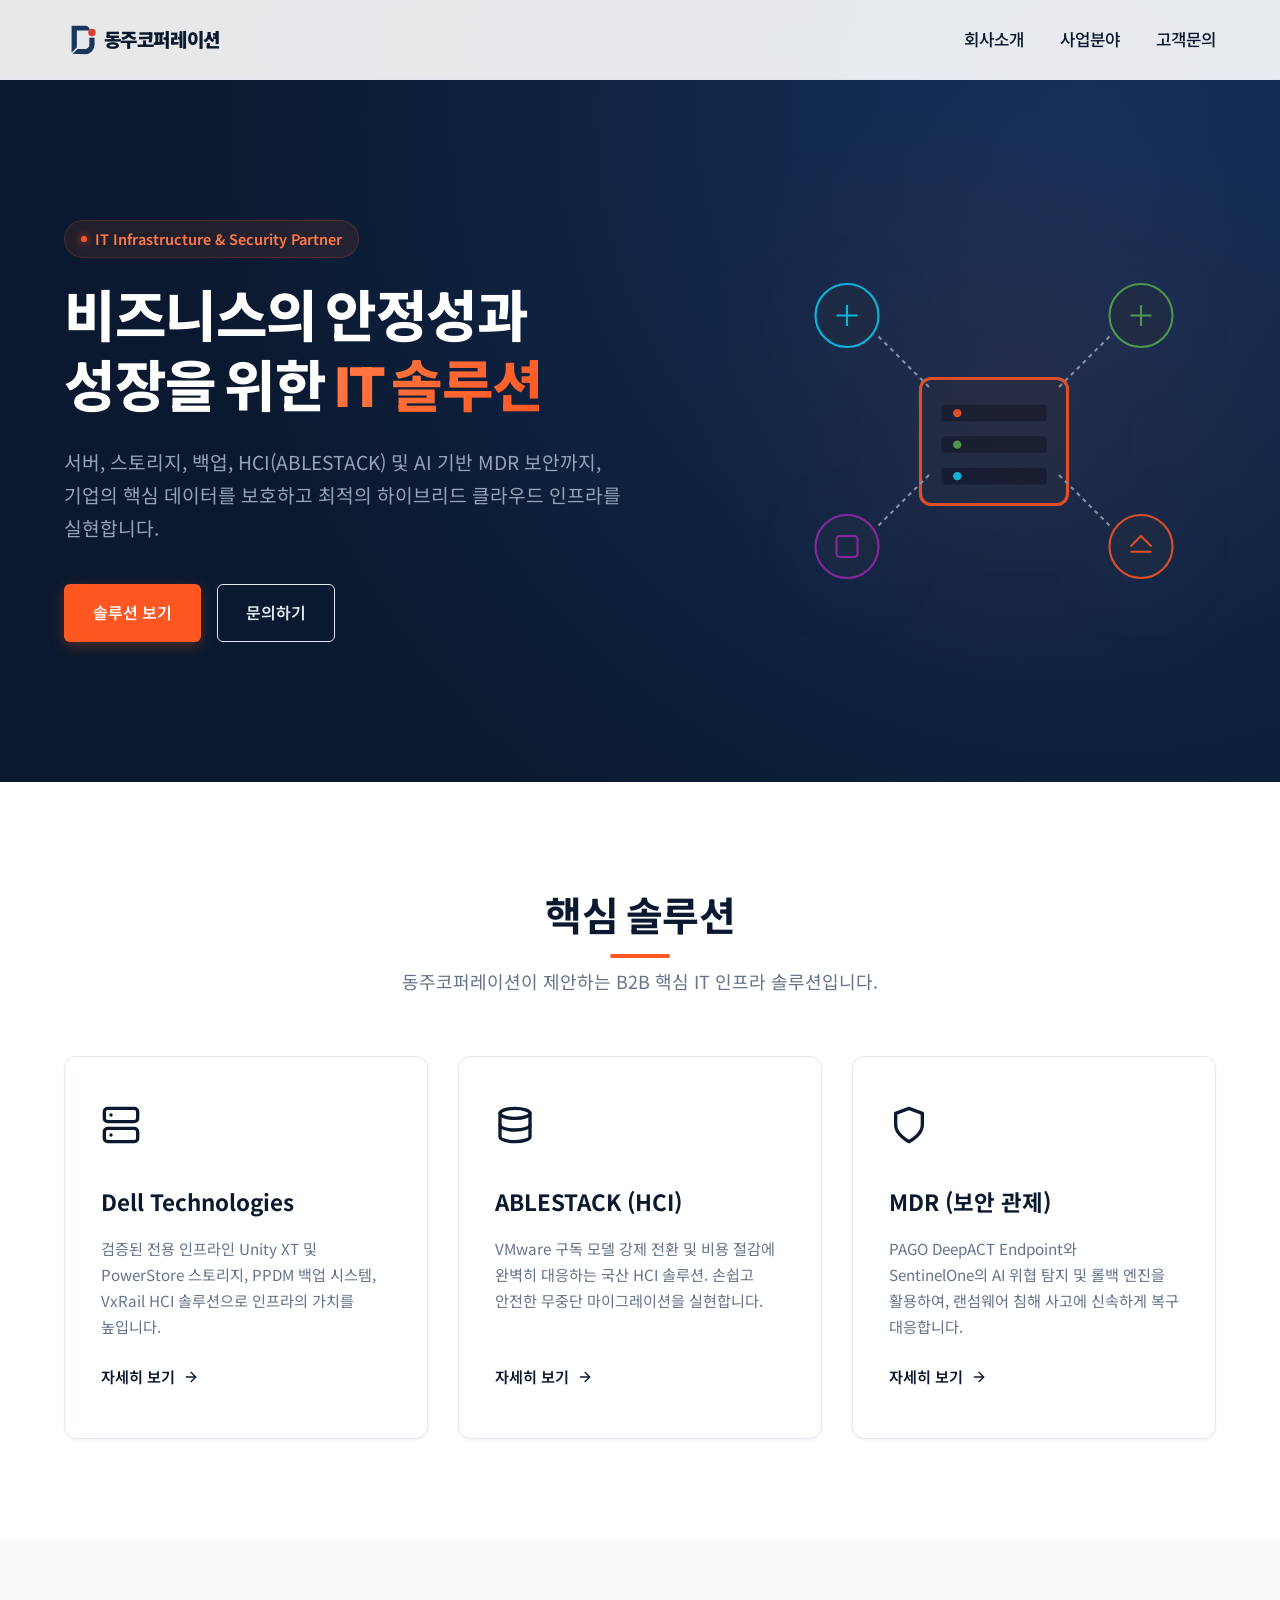
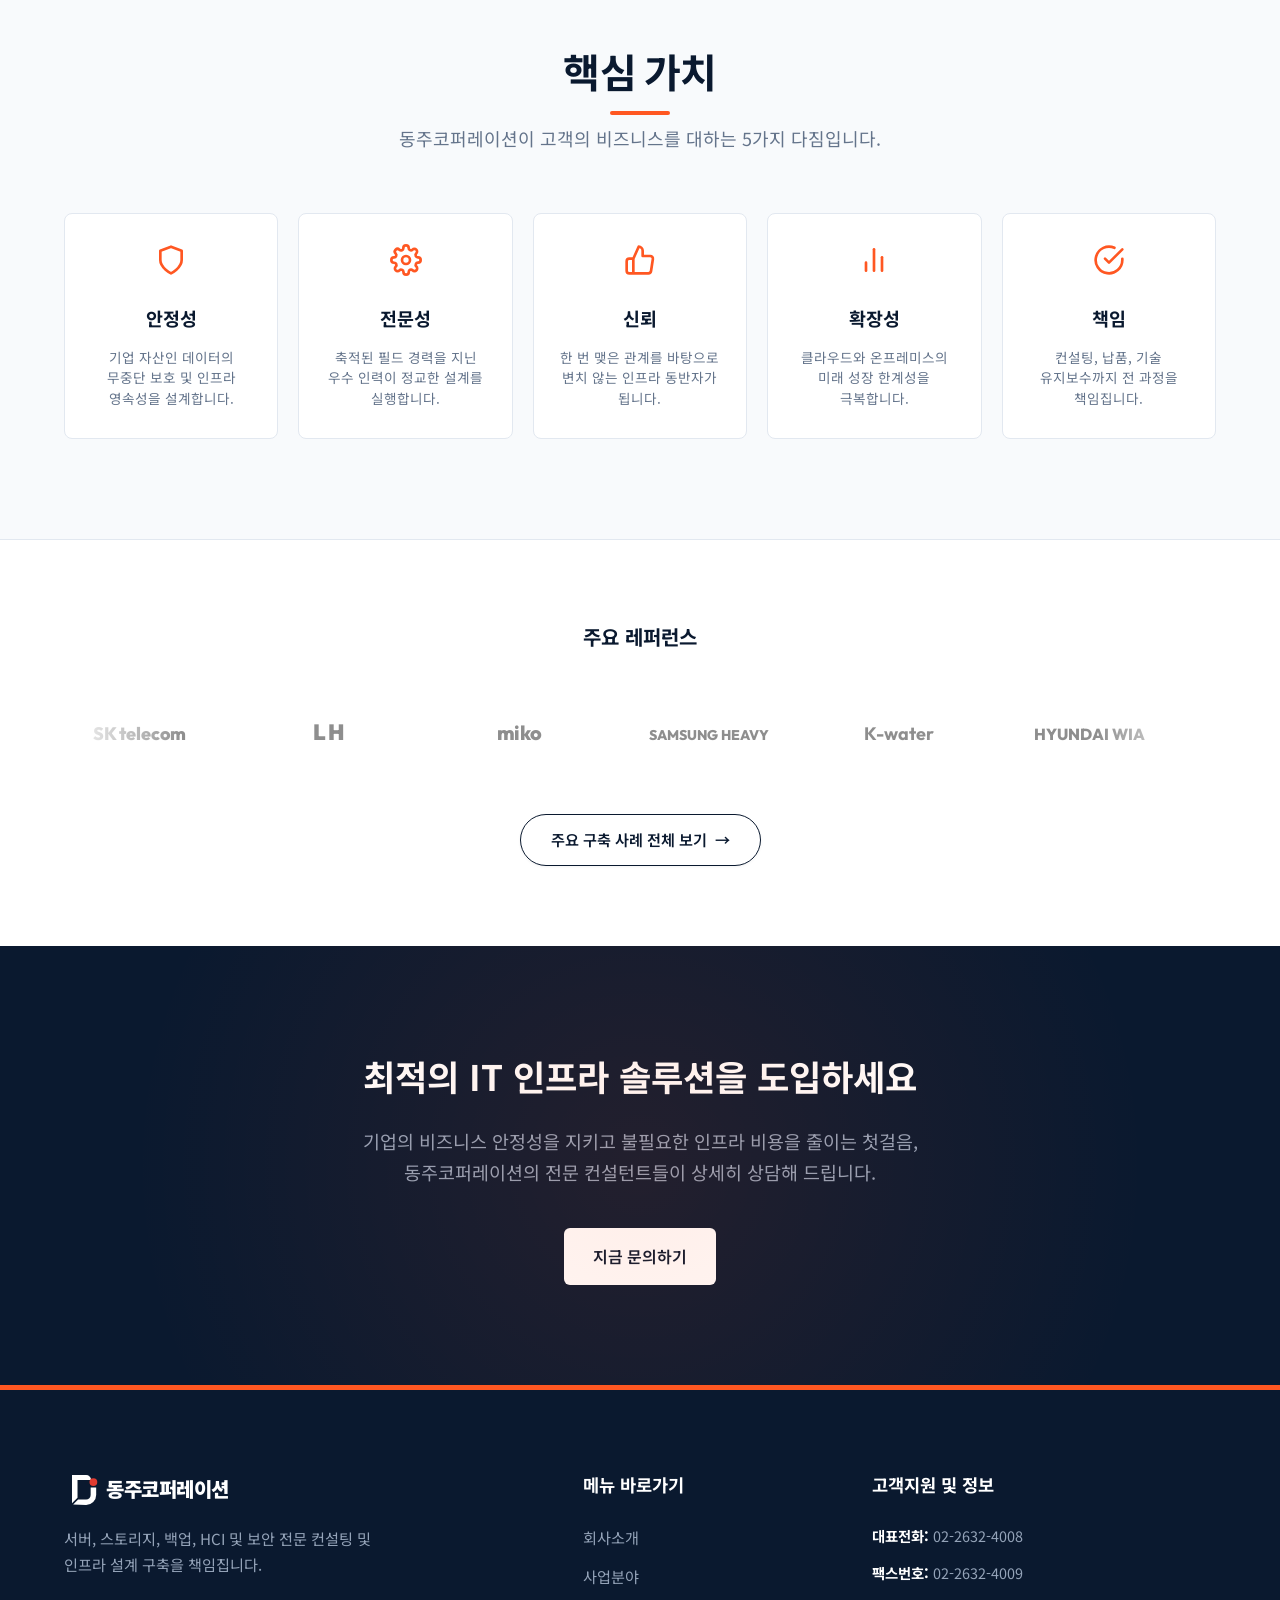
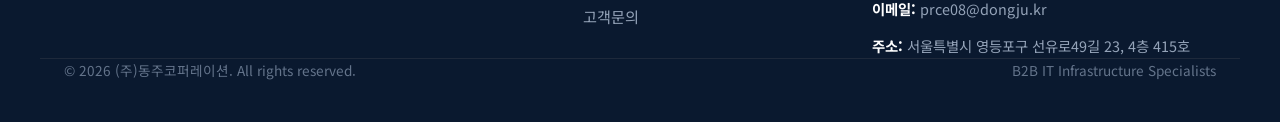
<file: dongju-coporation-renewal-v1/index.html>
﻿<!DOCTYPE html>
<html lang="ko">
<head>
  <meta charset="UTF-8">
  <meta name="viewport" content="width=device-width, initial-scale=1.0">
  <title>(주)동주코퍼레이션 - IT 인프라 전문 기업</title>
  <meta name="description" content="서버, 스토리지, 백업, HCI 및 보안까지 동주코퍼레이션은 비즈니스의 안정성과 성장을 위한 최적의 IT 인프라 솔루션을 제공합니다.">
  <link rel="stylesheet" href="css/style.css">
</head>
<body>

  <!-- Header -->
  <header class="header">
    <div class="header-container">
      <a href="index.html" class="logo" id="headerLogo">
        <!-- Logo SVG -->
        <svg class="logo-svg" width="200" height="40" viewBox="0 0 200 40" fill="none" xmlns="http://www.w3.org/2000/svg">
          <g transform="translate(-0.26, -6.16) scale(0.5814)">
            <!-- Top Hook -->
            <path d="M 14.2 67.8 L 14.2 19.2 L 38.5 19.2 A 8.4 8.4 0 0 1 47.0 27.6 L 23.7 27.6 L 23.7 58.4 Z" fill="#1B365D" />
            <!-- Bottom Hook -->
            <path d="M 16.2 69.9 L 24.7 61.4 L 38.5 61.4 A 7.8 7.8 0 0 0 46.3 53.5 L 46.3 40.8 L 55.8 40.8 L 55.8 53.5 A 17.3 17.3 0 0 1 38.5 70.8 L 16.2 69.9 Z" fill="#1B365D" />
            <!-- Red Circle Point -->
            <circle cx="51.0" cy="31.4" r="6.7" fill="#E13B30" />
          </g>
          <text x="42" y="27" fill="#0A192F" font-family="'Noto Sans KR', sans-serif" font-size="20" font-weight="900" letter-spacing="-0.5">동주코퍼레이션</text>
        </svg>
      </a>
      <nav>
        <ul class="nav-menu">
          <li><a href="about.html" class="nav-link">회사소개</a></li>
          <li><a href="solutions.html" class="nav-link">사업분야</a></li>
          <li><a href="contact.html" class="nav-link">고객문의</a></li>
        </ul>
      </nav>
      <button class="hamburger" id="navToggle" aria-label="메뉴 열기">
        <span></span>
        <span></span>
        <span></span>
      </button>
    </div>
  </header>

  <!-- Hero Section -->
  <section class="index-hero">
    <div class="container index-hero-grid">
      <div class="index-hero-content">
        <div class="hero-tag">
          <span></span> IT Infrastructure & Security Partner
        </div>
        <h1 class="index-hero-title">
          비즈니스의 안정성과<br>성장을 위한 <span>IT 솔루션</span>
        </h1>
        <p class="index-hero-desc">
          서버, 스토리지, 백업, HCI(ABLESTACK) 및 AI 기반 MDR 보안까지,<br>
          기업의 핵심 데이터를 보호하고 최적의 하이브리드 클라우드 인프라를 실현합니다.
        </p>
        <div class="btn-wrap">
          <a href="solutions.html" class="btn btn-primary">솔루션 보기</a>
          <a href="contact.html" class="btn btn-outline" style="border-color: #E2E8F0; color: #E2E8F0;">문의하기</a>
        </div>
      </div>
      <div class="index-hero-graphic">
        <!-- SVG Graphic: Server & Network Flow -->
        <svg class="hero-network-svg" viewBox="0 0 400 400" fill="none" xmlns="http://www.w3.org/2000/svg">
          <!-- Central Server Node -->
          <rect x="130" y="150" width="140" height="120" rx="10" fill="#172A45" stroke="#FF5722" stroke-width="3"/>
          <rect x="150" y="175" width="100" height="16" rx="3" fill="#0A192F"/>
          <circle cx="165" cy="183" r="4" fill="#FF5722"/>
          <rect x="150" y="205" width="100" height="16" rx="3" fill="#0A192F"/>
          <circle cx="165" cy="213" r="4" fill="#4CAF50"/>
          <rect x="150" y="235" width="100" height="16" rx="3" fill="#0A192F"/>
          <circle cx="165" cy="243" r="4" fill="#00D2FC"/>
          
          <!-- Satellites -->
          <circle cx="60" cy="90" r="30" fill="#172A45" stroke="#00D2FC" stroke-width="2"/>
          <path d="M50 90h20M60 80v20" stroke="#00D2FC" stroke-width="2"/>
          
          <circle cx="340" cy="90" r="30" fill="#172A45" stroke="#4CAF50" stroke-width="2"/>
          <path d="M330 90h20M340 80v20" stroke="#4CAF50" stroke-width="2"/>
          
          <circle cx="60" cy="310" r="30" fill="#172A45" stroke="#9C27B0" stroke-width="2"/>
          <rect x="50" y="300" width="20" height="20" rx="3" stroke="#9C27B0" stroke-width="2" fill="none"/>
          
          <circle cx="340" cy="310" r="30" fill="#172A45" stroke="#FF5722" stroke-width="2"/>
          <path d="M330 310l10-10 10 10M330 315h20" stroke="#FF5722" stroke-width="2" fill="none"/>
          
          <!-- Connection Lines -->
          <path d="M90 110L140 160" stroke="#94A3B8" stroke-width="2" stroke-dasharray="4 4"/>
          <path d="M310 110L260 160" stroke="#94A3B8" stroke-width="2" stroke-dasharray="4 4"/>
          <path d="M90 290L140 240" stroke="#94A3B8" stroke-width="2" stroke-dasharray="4 4"/>
          <path d="M310 290L260 240" stroke="#94A3B8" stroke-width="2" stroke-dasharray="4 4"/>
        </svg>
      </div>
    </div>
  </section>

  <!-- Solutions Summary Section -->
  <section class="index-solutions">
    <div class="container">
      <div class="section-title-wrap">
        <h2 class="section-title">핵심 솔루션</h2>
        <p class="section-subtitle">동주코퍼레이션이 제안하는 B2B 핵심 IT 인프라 솔루션입니다.</p>
      </div>
      
      <div class="solution-grid">
        <!-- Card 1: Dell Technologies -->
        <div class="solution-card">
          <div class="sol-card-icon">
            <svg width="40" height="40" viewBox="0 0 24 24" fill="none" stroke="currentColor" stroke-width="2" stroke-linecap="round" stroke-linejoin="round">
              <rect x="2" y="2" width="20" height="8" rx="2" ry="2"></rect>
              <rect x="2" y="14" width="20" height="8" rx="2" ry="2"></rect>
              <line x1="6" y1="6" x2="6.01" y2="6"></line>
              <line x1="6" y1="18" x2="6.01" y2="18"></line>
            </svg>
          </div>
          <h3 class="sol-card-title">Dell Technologies</h3>
          <p class="sol-card-desc">검증된 전용 인프라인 Unity XT 및 PowerStore 스토리지, PPDM 백업 시스템, VxRail HCI 솔루션으로 인프라의 가치를 높입니다.</p>
          <a href="solutions.html#dell" class="sol-card-link">자세히 보기 
            <svg width="16" height="16" viewBox="0 0 24 24" fill="none" stroke="currentColor" stroke-width="2" stroke-linecap="round" stroke-linejoin="round"><line x1="5" y1="12" x2="19" y2="12"></line><polyline points="12 5 19 12 12 19"></polyline></svg>
          </a>
        </div>

        <!-- Card 2: ABLESTACK HCI -->
        <div class="solution-card">
          <div class="sol-card-icon">
            <svg width="40" height="40" viewBox="0 0 24 24" fill="none" stroke="currentColor" stroke-width="2" stroke-linecap="round" stroke-linejoin="round">
              <ellipse cx="12" cy="5" rx="9" ry="3"></ellipse>
              <path d="M3 5v14c0 1.66 4 3 9 3s9-1.34 9-3V5"></path>
              <path d="M3 12c0 1.66 4 3 9 3s9-1.34 9-3"></path>
            </svg>
          </div>
          <h3 class="sol-card-title">ABLESTACK (HCI)</h3>
          <p class="sol-card-desc">VMware 구독 모델 강제 전환 및 비용 절감에 완벽히 대응하는 국산 HCI 솔루션. 손쉽고 안전한 무중단 마이그레이션을 실현합니다.</p>
          <a href="solutions.html#ablestack" class="sol-card-link">자세히 보기 
            <svg width="16" height="16" viewBox="0 0 24 24" fill="none" stroke="currentColor" stroke-width="2" stroke-linecap="round" stroke-linejoin="round"><line x1="5" y1="12" x2="19" y2="12"></line><polyline points="12 5 19 12 12 19"></polyline></svg>
          </a>
        </div>

        <!-- Card 3: MDR Security -->
        <div class="solution-card">
          <div class="sol-card-icon">
            <svg width="40" height="40" viewBox="0 0 24 24" fill="none" stroke="currentColor" stroke-width="2" stroke-linecap="round" stroke-linejoin="round">
              <path d="M12 22s8-4 8-10V5l-8-3-8 3v7c0 6 8 10 8 10z"></path>
            </svg>
          </div>
          <h3 class="sol-card-title">MDR (보안 관제)</h3>
          <p class="sol-card-desc">PAGO DeepACT Endpoint와 SentinelOne의 AI 위협 탐지 및 롤백 엔진을 활용하여, 랜섬웨어 침해 사고에 신속하게 복구 대응합니다.</p>
          <a href="solutions.html#mdr" class="sol-card-link">자세히 보기 
            <svg width="16" height="16" viewBox="0 0 24 24" fill="none" stroke="currentColor" stroke-width="2" stroke-linecap="round" stroke-linejoin="round"><line x1="5" y1="12" x2="19" y2="12"></line><polyline points="12 5 19 12 12 19"></polyline></svg>
          </a>
        </div>
      </div>
    </div>
  </section>

  <!-- Core Values Preview -->
  <section class="values-preview">
    <div class="container">
      <div class="section-title-wrap">
        <h2 class="section-title">핵심 가치</h2>
        <p class="section-subtitle">동주코퍼레이션이 고객의 비즈니스를 대하는 5가지 다짐입니다.</p>
      </div>
      
      <div class="values-grid">
        <div class="value-preview-card">
          <div class="value-preview-icon">
            <svg width="32" height="32" viewBox="0 0 24 24" fill="none" stroke="currentColor" stroke-width="2" stroke-linecap="round" stroke-linejoin="round"><path d="M12 22s8-4 8-10V5l-8-3-8 3v7c0 6 8 10 8 10z"></path></svg>
          </div>
          <h3 class="value-preview-title">안정성</h3>
          <p class="value-preview-desc">기업 자산인 데이터의 무중단 보호 및 인프라 영속성을 설계합니다.</p>
        </div>

        <div class="value-preview-card">
          <div class="value-preview-icon">
            <svg width="32" height="32" viewBox="0 0 24 24" fill="none" stroke="currentColor" stroke-width="2" stroke-linecap="round" stroke-linejoin="round"><circle cx="12" cy="12" r="3"></circle><path d="M19.4 15a1.65 1.65 0 0 0 .33 1.82l.06.06a2 2 0 1 1-2.83 2.83l-.06-.06a1.65 1.65 0 0 0-1.82-.33 1.65 1.65 0 0 0-1 1.51V21a2 2 0 0 1-4 0v-.09A1.65 1.65 0 0 0 9 19.4a1.65 1.65 0 0 0-1.82.33l-.06.06a2 2 0 1 1-2.83-2.83l.06-.06a1.65 1.65 0 0 0 .33-1.82 1.65 1.65 0 0 0-1.51-1H3a2 2 0 0 1 0-4h.09A1.65 1.65 0 0 0 4.6 9a1.65 1.65 0 0 0-.33-1.82l-.06-.06a2 2 0 1 1 2.83-2.83l.06.06a1.65 1.65 0 0 0 1.82.33H9a1.65 1.65 0 0 0 1-1.51V3a2 2 0 0 1 4 0v.09a1.65 1.65 0 0 0 1 1.51 1.65 1.65 0 0 0 1.82-.33l.06-.06a2 2 0 1 1 2.83 2.83l-.06.06a1.65 1.65 0 0 0-.33 1.82V9a1.65 1.65 0 0 0 1.51 1H21a2 2 0 0 1 0 4h-.09a1.65 1.65 0 0 0-1.51 1z"></path></svg>
          </div>
          <h3 class="value-preview-title">전문성</h3>
          <p class="value-preview-desc">축적된 필드 경력을 지닌 우수 인력이 정교한 설계를 실행합니다.</p>
        </div>

        <div class="value-preview-card">
          <div class="value-preview-icon">
            <svg width="32" height="32" viewBox="0 0 24 24" fill="none" stroke="currentColor" stroke-width="2" stroke-linecap="round" stroke-linejoin="round"><path d="M14 9V5a3 3 0 0 0-3-3l-4 9v11h11.28a2 2 0 0 0 2-1.7l1.38-9a2 2 0 0 0-2-2.3zM7 22H4a2 2 0 0 1-2-2v-7a2 2 0 0 1 2-2h3"></path></svg>
          </div>
          <h3 class="value-preview-title">신뢰</h3>
          <p class="value-preview-desc">한 번 맺은 관계를 바탕으로 변치 않는 인프라 동반자가 됩니다.</p>
        </div>

        <div class="value-preview-card">
          <div class="value-preview-icon">
            <svg width="32" height="32" viewBox="0 0 24 24" fill="none" stroke="currentColor" stroke-width="2" stroke-linecap="round" stroke-linejoin="round"><line x1="18" y1="20" x2="18" y2="10"></line><line x1="12" y1="20" x2="12" y2="4"></line><line x1="6" y1="20" x2="6" y2="14"></line></svg>
          </div>
          <h3 class="value-preview-title">확장성</h3>
          <p class="value-preview-desc">클라우드와 온프레미스의 미래 성장 한계성을 극복합니다.</p>
        </div>

        <div class="value-preview-card">
          <div class="value-preview-icon">
            <svg width="32" height="32" viewBox="0 0 24 24" fill="none" stroke="currentColor" stroke-width="2" stroke-linecap="round" stroke-linejoin="round"><path d="M22 11.08V12a10 10 0 1 1-5.93-9.14"></path><polyline points="22 4 12 14.01 9 11.01"></polyline></svg>
          </div>
          <h3 class="value-preview-title">책임</h3>
          <p class="value-preview-desc">컨설팅, 납품, 기술 유지보수까지 전 과정을 책임집니다.</p>
        </div>
      </div>
    </div>
  </section>

  <!-- Client Rolling Banner (Grayscale Carousel) -->
  <section class="references-sec">
    <div class="container">
      <h3 class="carousel-title">주요 레퍼런스</h3>
      <div class="carousel-container">
        <div class="carousel-track">
          <!-- Logo 1: SK telecom -->
          <div class="carousel-item">
            <svg width="150" height="40" viewBox="0 0 150 40" fill="none" xmlns="http://www.w3.org/2000/svg">
              <text x="75" y="26" fill="#333333" font-family="'Outfit', sans-serif" font-size="18" font-weight="800" text-anchor="middle">SK telecom</text>
            </svg>
          </div>
          <!-- Logo 2: LH -->
          <div class="carousel-item">
            <svg width="150" height="40" viewBox="0 0 150 40" fill="none" xmlns="http://www.w3.org/2000/svg">
              <text x="75" y="26" fill="#333333" font-family="'Outfit', sans-serif" font-size="22" font-weight="900" letter-spacing="2" text-anchor="middle">LH</text>
            </svg>
          </div>
          <!-- Logo 3: Miko -->
          <div class="carousel-item">
            <svg width="150" height="40" viewBox="0 0 150 40" fill="none" xmlns="http://www.w3.org/2000/svg">
              <text x="75" y="26" fill="#333333" font-family="'Outfit', sans-serif" font-size="20" font-weight="800" letter-spacing="-0.5" text-anchor="middle">miko</text>
            </svg>
          </div>
          <!-- Logo 4: Samsung Heavy -->
          <div class="carousel-item">
            <svg width="150" height="40" viewBox="0 0 150 40" fill="none" xmlns="http://www.w3.org/2000/svg">
              <text x="75" y="26" fill="#333333" font-family="'Outfit', sans-serif" font-size="14" font-weight="800" text-anchor="middle">SAMSUNG HEAVY</text>
            </svg>
          </div>
          <!-- Logo 5: K-Water -->
          <div class="carousel-item">
            <svg width="150" height="40" viewBox="0 0 150 40" fill="none" xmlns="http://www.w3.org/2000/svg">
              <text x="75" y="26" fill="#333333" font-family="'Outfit', sans-serif" font-size="18" font-weight="700" text-anchor="middle">K-water</text>
            </svg>
          </div>
          <!-- Logo 6: Hyundai Wia -->
          <div class="carousel-item">
            <svg width="150" height="40" viewBox="0 0 150 40" fill="none" xmlns="http://www.w3.org/2000/svg">
              <text x="75" y="26" fill="#333333" font-family="'Outfit', sans-serif" font-size="16" font-weight="800" text-anchor="middle">HYUNDAI WIA</text>
            </svg>
          </div>
          <!-- Logo 7: Nexen Tire -->
          <div class="carousel-item">
            <svg width="150" height="40" viewBox="0 0 150 40" fill="none" xmlns="http://www.w3.org/2000/svg">
              <text x="75" y="26" fill="#333333" font-family="'Outfit', sans-serif" font-size="16" font-weight="800" text-anchor="middle">NEXEN TIRE</text>
            </svg>
          </div>
          <!-- Logo 8: Nongshim -->
          <div class="carousel-item">
            <svg width="150" height="40" viewBox="0 0 150 40" fill="none" xmlns="http://www.w3.org/2000/svg">
              <text x="75" y="26" fill="#333333" font-family="'Outfit', sans-serif" font-size="18" font-weight="800" letter-spacing="1" text-anchor="middle">NONGSHIM</text>
            </svg>
          </div>
          <!-- Logo 9: KT Alpha -->
          <div class="carousel-item">
            <svg width="150" height="40" viewBox="0 0 150 40" fill="none" xmlns="http://www.w3.org/2000/svg">
              <text x="75" y="26" fill="#333333" font-family="'Outfit', sans-serif" font-size="17" font-weight="700" text-anchor="middle">KT alpha</text>
            </svg>
          </div>
          <!-- Logo 10: Celltrion -->
          <div class="carousel-item">
            <svg width="150" height="40" viewBox="0 0 150 40" fill="none" xmlns="http://www.w3.org/2000/svg">
              <text x="75" y="26" fill="#333333" font-family="'Outfit', sans-serif" font-size="18" font-weight="800" text-anchor="middle">CELLTRION</text>
            </svg>
          </div>
          <!-- Logo 11: KAI -->
          <div class="carousel-item">
            <svg width="150" height="40" viewBox="0 0 150 40" fill="none" xmlns="http://www.w3.org/2000/svg">
              <text x="75" y="26" fill="#333333" font-family="'Outfit', sans-serif" font-size="20" font-weight="900" letter-spacing="1" text-anchor="middle">KAI</text>
            </svg>
          </div>
          <!-- Logo 12: Meditox -->
          <div class="carousel-item">
            <svg width="150" height="40" viewBox="0 0 150 40" fill="none" xmlns="http://www.w3.org/2000/svg">
              <text x="75" y="26" fill="#333333" font-family="'Outfit', sans-serif" font-size="18" font-weight="800" text-anchor="middle">Medytox</text>
            </svg>
          </div>
          <!-- Logo 13: Hyundai Mobis -->
          <div class="carousel-item">
            <svg width="150" height="40" viewBox="0 0 150 40" fill="none" xmlns="http://www.w3.org/2000/svg">
              <text x="75" y="26" fill="#333333" font-family="'Outfit', sans-serif" font-size="15" font-weight="800" text-anchor="middle">HYUNDAI MOBIS</text>
            </svg>
          </div>
          <!-- Logo 14: Samsung -->
          <div class="carousel-item">
            <svg width="150" height="40" viewBox="0 0 150 40" fill="none" xmlns="http://www.w3.org/2000/svg">
              <text x="75" y="26" fill="#333333" font-family="'Outfit', sans-serif" font-size="20" font-weight="800" text-anchor="middle">SAMSUNG</text>
            </svg>
          </div>
          <!-- Logo 15: BNK System -->
          <div class="carousel-item">
            <svg width="150" height="40" viewBox="0 0 150 40" fill="none" xmlns="http://www.w3.org/2000/svg">
              <text x="75" y="26" fill="#333333" font-family="'Outfit', sans-serif" font-size="16" font-weight="800" text-anchor="middle">BNK SYSTEM</text>
            </svg>
          </div>
          <!-- Logo 16: Kodit -->
          <div class="carousel-item">
            <svg width="150" height="40" viewBox="0 0 150 40" fill="none" xmlns="http://www.w3.org/2000/svg">
              <text x="75" y="26" fill="#333333" font-family="'Outfit', sans-serif" font-size="18" font-weight="900" letter-spacing="1" text-anchor="middle">KODIT</text>
            </svg>
          </div>
          <!-- Logo 17: Jeju Air -->
          <div class="carousel-item">
            <svg width="150" height="40" viewBox="0 0 150 40" fill="none" xmlns="http://www.w3.org/2000/svg">
              <text x="75" y="26" fill="#333333" font-family="'Outfit', sans-serif" font-size="18" font-weight="800" text-anchor="middle">JEJU air</text>
            </svg>
          </div>
          <!-- Logo 18: Amkor -->
          <div class="carousel-item">
            <svg width="150" height="40" viewBox="0 0 150 40" fill="none" xmlns="http://www.w3.org/2000/svg">
              <text x="75" y="26" fill="#333333" font-family="'Outfit', sans-serif" font-size="18" font-weight="800" text-anchor="middle">Amkor</text>
            </svg>
          </div>
          <!-- Logo 19: Dong-A ST -->
          <div class="carousel-item">
            <svg width="150" height="40" viewBox="0 0 150 40" fill="none" xmlns="http://www.w3.org/2000/svg">
              <text x="75" y="26" fill="#333333" font-family="'Outfit', sans-serif" font-size="17" font-weight="800" text-anchor="middle">Dong-A ST</text>
            </svg>
          </div>
          <!-- Logo 20: Keris -->
          <div class="carousel-item">
            <svg width="150" height="40" viewBox="0 0 150 40" fill="none" xmlns="http://www.w3.org/2000/svg">
              <text x="75" y="26" fill="#333333" font-family="'Outfit', sans-serif" font-size="18" font-weight="800" letter-spacing="-0.5" text-anchor="middle">KERIS</text>
            </svg>
          </div>
        </div>
      </div>
      <div class="carousel-more-wrap">
        <a href="about.html#reference" class="btn btn-ref-more">
          주요 구축 사례 전체 보기 <span class="arrow">→</span>
        </a>
      </div>
    </div>
  </section>

  <!-- CTA Section -->
  <section class="info-cta">
    <div class="container">
      <h2 class="info-cta-title">최적의 IT 인프라 솔루션을 도입하세요</h2>
      <p class="info-cta-desc">
        기업의 비즈니스 안정성을 지키고 불필요한 인프라 비용을 줄이는 첫걸음,<br>
        동주코퍼레이션의 전문 컨설턴트들이 상세히 상담해 드립니다.
      </p>
      <a href="contact.html" class="btn btn-white">지금 문의하기</a>
    </div>
  </section>

  <!-- Footer -->
  <footer class="footer">
    <div class="container footer-grid">
      <div class="footer-brand">
        <!-- Logo SVG White -->
        <a href="index.html" class="footer-logo">
          <svg width="200" height="40" viewBox="0 0 200 40" fill="none" xmlns="http://www.w3.org/2000/svg">
            <g transform="translate(-0.26, -6.16) scale(0.5814)">
              <!-- Top Hook -->
              <path d="M 14.2 67.8 L 14.2 19.2 L 38.5 19.2 A 8.4 8.4 0 0 1 47.0 27.6 L 23.7 27.6 L 23.7 58.4 Z" fill="#FFFFFF" />
              <!-- Bottom Hook -->
              <path d="M 16.2 69.9 L 24.7 61.4 L 38.5 61.4 A 7.8 7.8 0 0 0 46.3 53.5 L 46.3 40.8 L 55.8 40.8 L 55.8 53.5 A 17.3 17.3 0 0 1 38.5 70.8 L 16.2 69.9 Z" fill="#FFFFFF" />
              <!-- Red Circle Point -->
              <circle cx="51.0" cy="31.4" r="6.7" fill="#E13B30" />
            </g>
            <text x="42" y="27" fill="#FFFFFF" font-family="'Noto Sans KR', sans-serif" font-size="20" font-weight="900" letter-spacing="-0.5">동주코퍼레이션</text>
          </svg>
        </a>
        <p class="footer-desc">
          서버, 스토리지, 백업, HCI 및 보안 전문 컨설팅 및 인프라 설계 구축을 책임집니다.
        </p>
      </div>
      <div>
        <h4 class="footer-title">메뉴 바로가기</h4>
        <ul class="footer-links">
          <li><a href="about.html">회사소개</a></li>
          <li><a href="solutions.html">사업분야</a></li>
          <li><a href="contact.html">고객문의</a></li>
        </ul>
      </div>
      <div>
        <h4 class="footer-title">고객지원 및 정보</h4>
        <div class="footer-info">
          <p><strong>대표전화:</strong> 02-2632-4008</p>
          <p><strong>팩스번호:</strong> 02-2632-4009</p>
          <p><strong>이메일:</strong> prce08@dongju.kr</p>
          <p><strong>주소:</strong> 서울특별시 영등포구 선유로49길 23, 4층 415호</p>
        </div>
      </div>
    </div>
    <div class="container footer-bottom">
      <p>&copy; 2026 (주)동주코퍼레이션. All rights reserved.</p>
      <p>B2B IT Infrastructure Specialists</p>
    </div>
  </footer>

  <script src="js/main.js"></script>
</body>
</html>
</file>
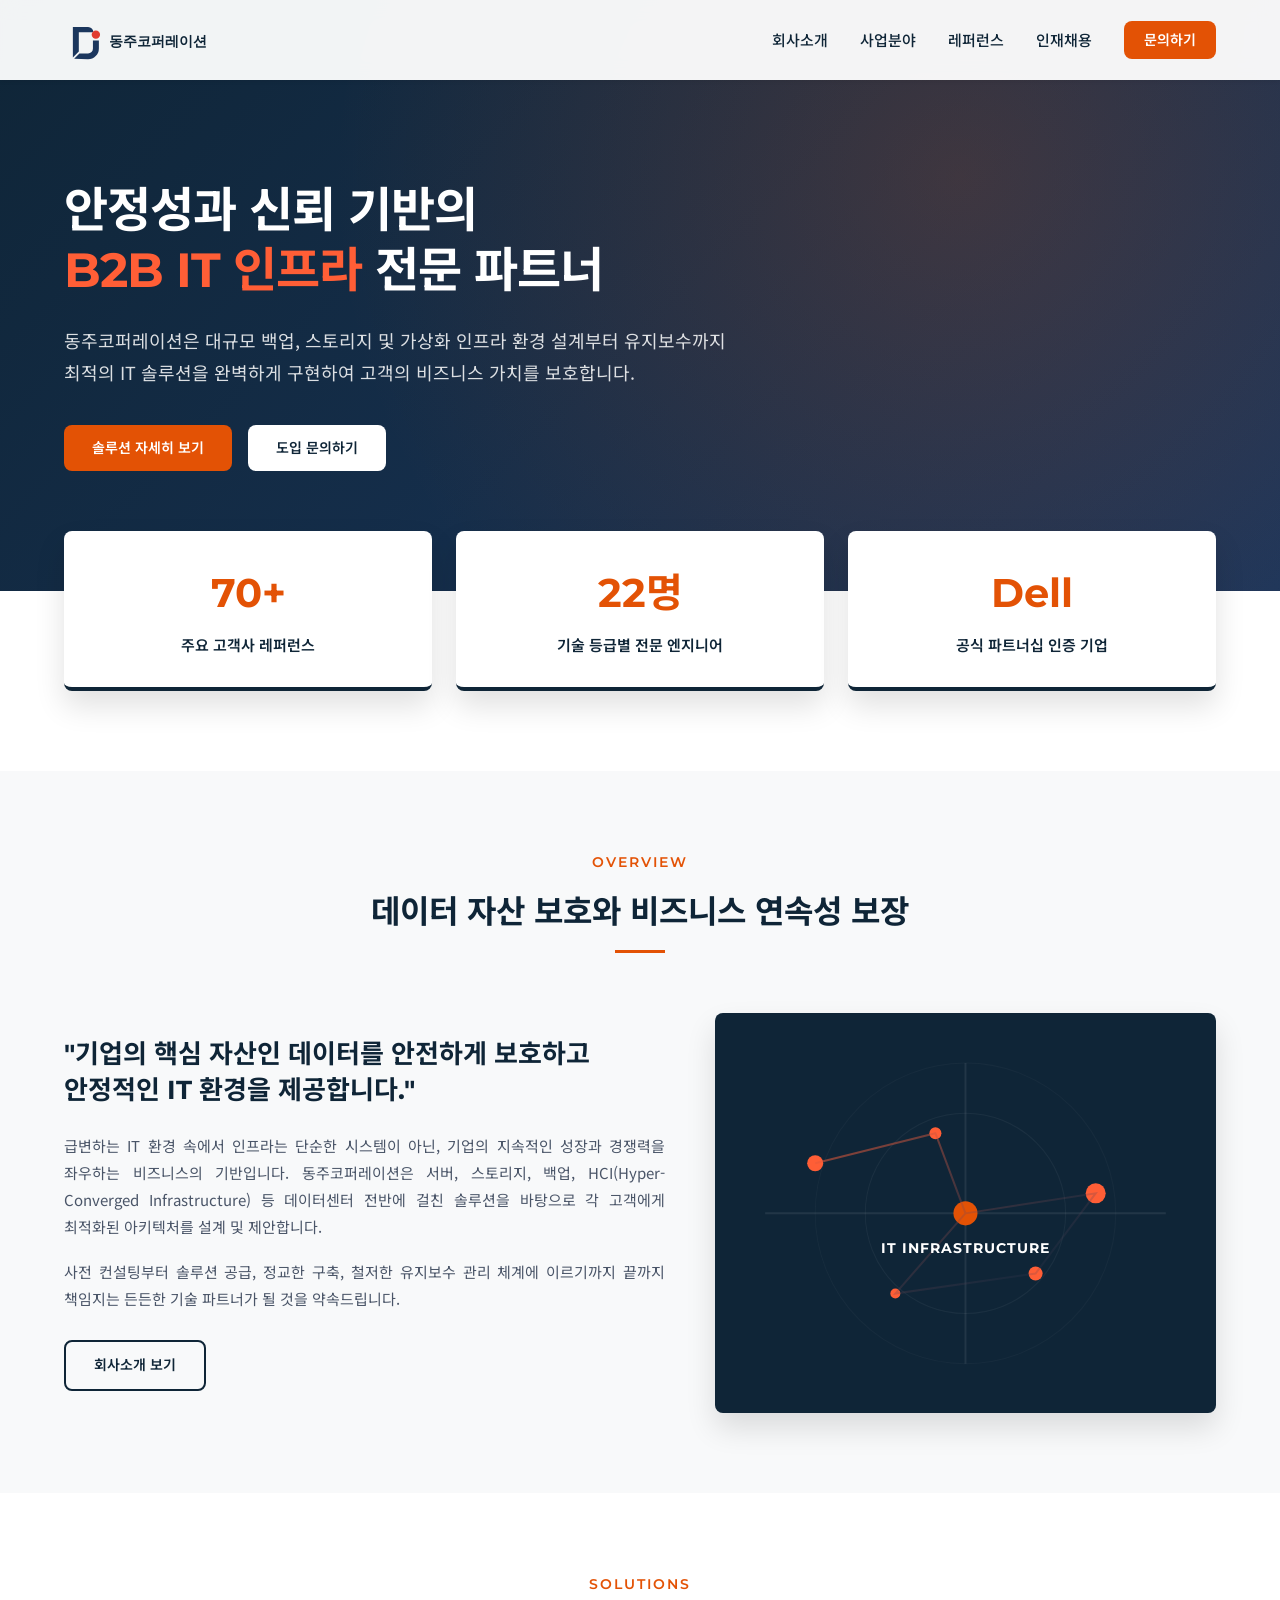
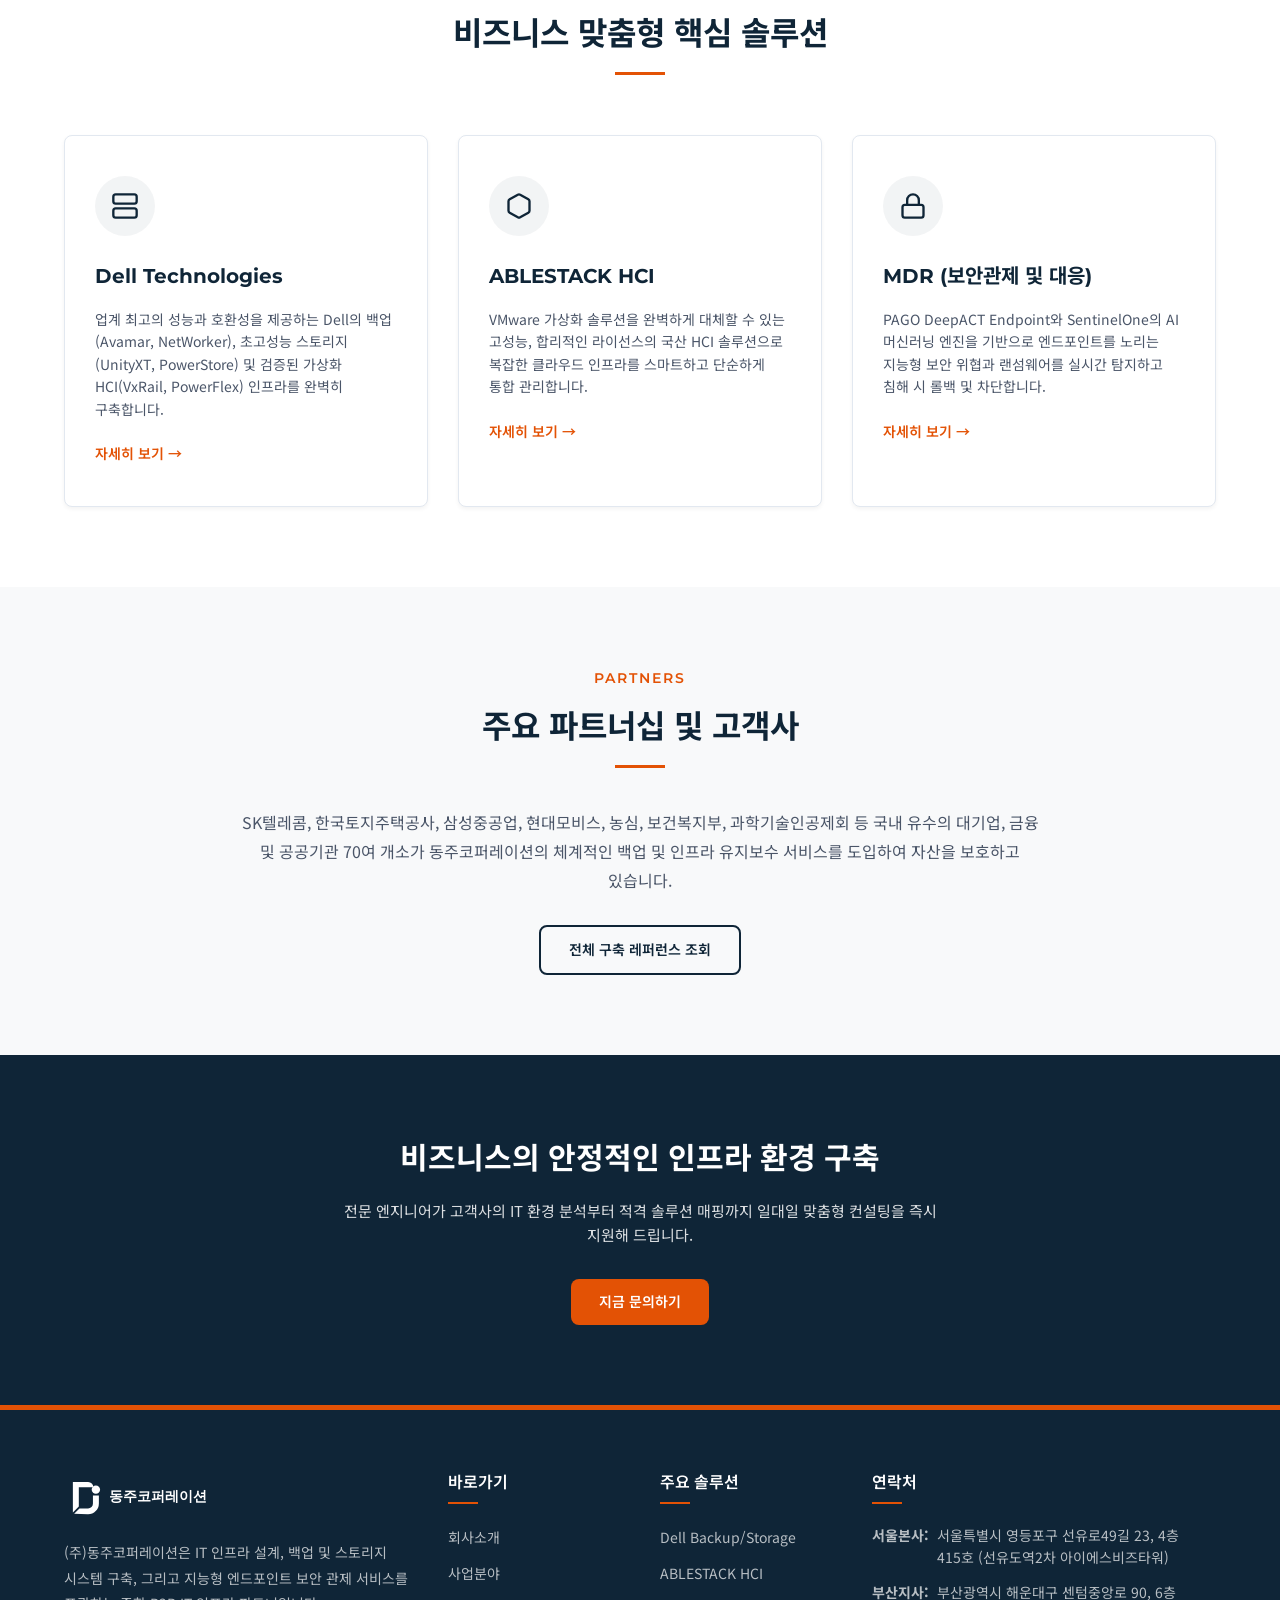
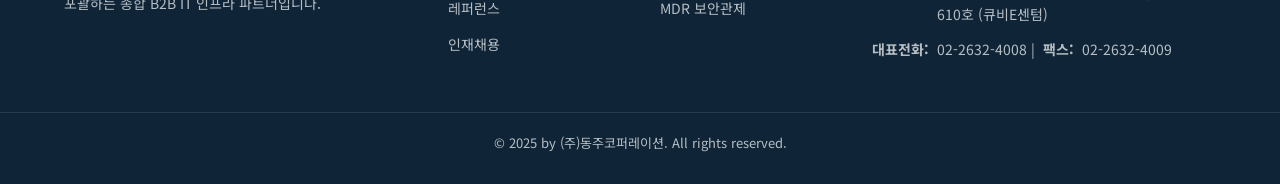
<file: dongju-coporation-renewal-v2/index.html>
<!DOCTYPE html>
<html lang="ko">
<head>
  <meta charset="UTF-8">
  <meta name="viewport" content="width=device-width, initial-scale=1.0">
  <title>(주)동주코퍼레이션 - IT 인프라 전문 기업</title>
  <meta name="description" content="서버, 스토리지, 백업, HCI 구축 및 유지보수 전문 B2B IT 인프라 기업, 동주코퍼레이션입니다.">
  <link rel="stylesheet" href="css/style.css">
</head>
<body>

  <!-- Header Section -->
  <header class="header">
    <div class="container header-container">
      <a href="index.html" class="logo-link">
        <img src="images/logo.svg" alt="동주코퍼레이션 로고" class="logo-img">
      </a>
      <button class="menu-toggle" aria-label="메뉴 열기">
        <span></span>
        <span></span>
        <span></span>
      </button>
      <nav class="nav-menu">
        <div class="nav-item">
          <a href="about.html" class="nav-link">회사소개</a>
          <div class="nav-dropdown">
            <a href="about.html#ceo" class="dropdown-link">CEO 인사말</a>
            <a href="about.html#vision" class="dropdown-link">회사 개요 및 비전</a>
            <a href="about.html#org" class="dropdown-link">조직도</a>
            <a href="about.html#location" class="dropdown-link">오시는 길</a>
          </div>
        </div>
        <div class="nav-item">
          <a href="solutions.html" class="nav-link">사업분야</a>
          <div class="nav-dropdown">
            <a href="solutions.html?tab=dell" class="dropdown-link">Dell Technologies</a>
            <a href="solutions.html?tab=ablestack" class="dropdown-link">ABLESTACK</a>
            <a href="solutions.html?tab=mdr" class="dropdown-link">MDR</a>
          </div>
        </div>
        <div class="nav-item">
          <a href="references.html" class="nav-link">레퍼런스</a>
        </div>
        <div class="nav-item">
          <a href="careers.html" class="nav-link">인재채용</a>
        </div>
        <div class="nav-item">
          <a href="contact.html" class="btn btn-primary" style="padding: 8px 20px; font-size: 14px; color: #FFFFFF;">문의하기</a>
        </div>
      </nav>
    </div>
  </header>

  <!-- Hero Section -->
  <section class="hero-slider">
    <div class="container">
      <div class="hero-content">
        <h1 class="hero-title">안정성과 신뢰 기반의<br><span>B2B IT 인프라</span> 전문 파트너</h1>
        <p class="hero-desc">동주코퍼레이션은 대규모 백업, 스토리지 및 가상화 인프라 환경 설계부터 유지보수까지 최적의 IT 솔루션을 완벽하게 구현하여 고객의 비즈니스 가치를 보호합니다.</p>
        <div class="hero-btns">
          <a href="solutions.html" class="btn btn-primary">솔루션 자세히 보기</a>
          <a href="contact.html" class="btn btn-white">도입 문의하기</a>
        </div>
      </div>
    </div>
  </section>

  <!-- Stats Section -->
  <section class="container" style="margin-bottom: 80px;">
    <div class="stats-grid">
      <div class="stat-card">
        <div class="stat-num">70+</div>
        <div class="stat-label">주요 고객사 레퍼런스</div>
      </div>
      <div class="stat-card">
        <div class="stat-num">22명</div>
        <div class="stat-label">기술 등급별 전문 엔지니어</div>
      </div>

      <div class="stat-card">
        <div class="stat-num">Dell</div>
        <div class="stat-label">공식 파트너십 인증 기업</div>
      </div>
    </div>
  </section>

  <!-- Core Message / Overview Section -->
  <section class="section section-bg">
    <div class="container">
      <div class="section-title-wrap">
        <span class="section-tag">Overview</span>
        <h2 class="section-title">데이터 자산 보호와 비즈니스 연속성 보장</h2>
      </div>
      <div class="ceo-section">
        <div class="ceo-content">
          <h3>"기업의 핵심 자산인 데이터를 안전하게 보호하고 안정적인 IT 환경을 제공합니다."</h3>
          <p>급변하는 IT 환경 속에서 인프라는 단순한 시스템이 아닌, 기업의 지속적인 성장과 경쟁력을 좌우하는 비즈니스의 기반입니다. 동주코퍼레이션은 서버, 스토리지, 백업, HCI(Hyper-Converged Infrastructure) 등 데이터센터 전반에 걸친 솔루션을 바탕으로 각 고객에게 최적화된 아키텍처를 설계 및 제안합니다.</p>
          <p>사전 컨설팅부터 솔루션 공급, 정교한 구축, 철저한 유지보수 관리 체계에 이르기까지 끝까지 책임지는 든든한 기술 파트너가 될 것을 약속드립니다.</p>
          <a href="about.html" class="btn btn-secondary" style="margin-top: 10px;">회사소개 보기</a>
        </div>
        <div class="ceo-img-container">
          <svg viewBox="0 0 500 400" width="100%" height="100%" style="background-color: #0F2537; display: block;">
            <defs>
              <linearGradient id="netGrad" x1="0%" y1="0%" x2="100%" y2="100%">
                <stop offset="0%" stop-color="#FF5E36" stop-opacity="0.6"/>
                <stop offset="100%" stop-color="#1A365D" stop-opacity="0.1"/>
              </linearGradient>
            </defs>
            <!-- Grid Lines for network flow look -->
            <path d="M 50,200 L 450,200 M 250,50 L 250,350" stroke="rgba(255,255,255,0.08)" stroke-width="2"/>
            <circle cx="250" cy="200" r="100" fill="none" stroke="rgba(255,255,255,0.05)" stroke-width="1"/>
            <circle cx="250" cy="200" r="150" fill="none" stroke="rgba(255,255,255,0.03)" stroke-width="1"/>
            <!-- Data Flow Nodes -->
            <g fill="#FF5E36">
              <circle cx="100" cy="150" r="8"/>
              <circle cx="220" cy="120" r="6"/>
              <circle cx="380" cy="180" r="10"/>
              <circle cx="180" cy="280" r="5"/>
              <circle cx="320" cy="260" r="7"/>
              <circle cx="250" cy="200" r="12" fill="#E35205"/>
            </g>
            <!-- Connecting lines -->
            <path d="M 100,150 L 220,120 L 250,200 L 180,280 L 320,260 L 380,180 L 250,200" fill="none" stroke="url(#netGrad)" stroke-width="2"/>
            <text x="250" y="240" fill="#FFFFFF" font-family="'Montserrat', sans-serif" font-weight="700" font-size="14" text-anchor="middle" letter-spacing="1">IT INFRASTRUCTURE</text>
          </svg>
        </div>
      </div>
    </div>
  </section>

  <!-- Solutions Summary Section -->
  <section class="section">
    <div class="container">
      <div class="section-title-wrap">
        <span class="section-tag">Solutions</span>
        <h2 class="section-title">비즈니스 맞춤형 핵심 솔루션</h2>
      </div>
      <div class="home-services-grid">
        <!-- Solution 1: Dell Technologies -->
        <div class="service-card">
          <div class="service-icon">
            <svg xmlns="http://www.w3.org/2000/svg" width="28" height="28" viewBox="0 0 24 24" fill="none" stroke="currentColor" stroke-width="2"><rect x="2" y="2" width="20" height="8" rx="2"/><rect x="2" y="14" width="20" height="8" rx="2"/><line x1="6" y1="6" x2="6.01" y2="6"/><line x1="6" y1="18" x2="6.01" y2="18"/></svg>
          </div>
          <h3 class="service-title">Dell Technologies</h3>
          <p class="service-desc">업계 최고의 성능과 호환성을 제공하는 Dell의 백업(Avamar, NetWorker), 초고성능 스토리지(UnityXT, PowerStore) 및 검증된 가상화 HCI(VxRail, PowerFlex) 인프라를 완벽히 구축합니다.</p>
          <a href="solutions.html?tab=dell" class="service-link">자세히 보기 <span>→</span></a>
        </div>
        <!-- Solution 2: ABLESTACK -->
        <div class="service-card">
          <div class="service-icon">
            <svg xmlns="http://www.w3.org/2000/svg" width="28" height="28" viewBox="0 0 24 24" fill="none" stroke="currentColor" stroke-width="2"><path d="M21 16V8a2 2 0 0 0-1-1.73l-7-4a2 2 0 0 0-2 0l-7 4A2 2 0 0 0 3 8v8a2 2 0 0 0 1 1.73l7 4a2 2 0 0 0 2 0l7-4A2 2 0 0 0 21 16z"/></svg>
          </div>
          <h3 class="service-title">ABLESTACK HCI</h3>
          <p class="service-desc">VMware 가상화 솔루션을 완벽하게 대체할 수 있는 고성능, 합리적인 라이선스의 국산 HCI 솔루션으로 복잡한 클라우드 인프라를 스마트하고 단순하게 통합 관리합니다.</p>
          <a href="solutions.html?tab=ablestack" class="service-link">자세히 보기 <span>→</span></a>
        </div>
        <!-- Solution 3: MDR -->
        <div class="service-card">
          <div class="service-icon">
            <svg xmlns="http://www.w3.org/2000/svg" width="28" height="28" viewBox="0 0 24 24" fill="none" stroke="currentColor" stroke-width="2"><rect x="3" y="11" width="18" height="11" rx="2" ry="2"/><path d="M7 11V7a5 5 0 0 1 10 0v4"/></svg>
          </div>
          <h3 class="service-title">MDR (보안관제 및 대응)</h3>
          <p class="service-desc">PAGO DeepACT Endpoint와 SentinelOne의 AI 머신러닝 엔진을 기반으로 엔드포인트를 노리는 지능형 보안 위협과 랜섬웨어를 실시간 탐지하고 침해 시 롤백 및 차단합니다.</p>
          <a href="solutions.html?tab=mdr" class="service-link">자세히 보기 <span>→</span></a>
        </div>
      </div>
    </div>
  </section>

  <!-- Clients Summary Banner -->
  <section class="section section-bg text-center">
    <div class="container">
      <div class="section-title-wrap" style="margin-bottom: 40px;">
        <span class="section-tag">Partners</span>
        <h2 class="section-title">주요 파트너십 및 고객사</h2>
      </div>
      <p style="max-width: 800px; margin: 0 auto 30px; font-size: 16px; line-height: 1.8;">
        SK텔레콤, 한국토지주택공사, 삼성중공업, 현대모비스, 농심, 보건복지부, 과학기술인공제회 등 국내 유수의 대기업, 금융 및 공공기관 70여 개소가 동주코퍼레이션의 체계적인 백업 및 인프라 유지보수 서비스를 도입하여 자산을 보호하고 있습니다.
      </p>
      <a href="references.html" class="btn btn-secondary">전체 구축 레퍼런스 조회</a>
    </div>
  </section>

  <!-- Contact Us Call to Action -->
  <section class="section" style="background-color: var(--primary); color: #FFFFFF; text-align: center;">
    <div class="container">
      <h2 style="font-family: var(--font-heading); font-size: 30px; font-weight: 700; margin-bottom: 16px;">비즈니스의 안정적인 인프라 환경 구축</h2>
      <p style="opacity: 0.85; max-width: 600px; margin: 0 auto 32px; font-size: 15px;">전문 엔지니어가 고객사의 IT 환경 분석부터 적격 솔루션 매핑까지 일대일 맞춤형 컨설팅을 즉시 지원해 드립니다.</p>
      <a href="contact.html" class="btn btn-primary" style="background-color: var(--accent); color: #FFFFFF;">지금 문의하기</a>
    </div>
  </section>

  <!-- Footer Section -->
  <footer class="footer">
    <div class="container footer-grid">
      <div class="footer-info">
        <a href="index.html" class="logo-link">
          <img src="images/logo.svg" alt="동주코퍼레이션 로고" class="logo-img">
        </a>
        <p class="footer-text" style="margin-top: 15px;">
          (주)동주코퍼레이션은 IT 인프라 설계, 백업 및 스토리지 시스템 구축, 그리고 지능형 엔드포인트 보안 관제 서비스를 포괄하는 종합 B2B IT 인프라 파트너입니다.
        </p>
      </div>
      <div class="footer-links">
        <h4 class="footer-title">바로가기</h4>
        <ul>
          <li><a href="about.html">회사소개</a></li>
          <li><a href="solutions.html">사업분야</a></li>
          <li><a href="references.html">레퍼런스</a></li>
          <li><a href="careers.html">인재채용</a></li>
        </ul>
      </div>
      <div class="footer-links">
        <h4 class="footer-title">주요 솔루션</h4>
        <ul>
          <li><a href="solutions.html?tab=dell">Dell Backup/Storage</a></li>
          <li><a href="solutions.html?tab=ablestack">ABLESTACK HCI</a></li>
          <li><a href="solutions.html?tab=mdr">MDR 보안관제</a></li>
        </ul>
      </div>
      <div class="footer-contact">
        <h4 class="footer-title">연락처</h4>
        <p><strong>서울본사:</strong> 서울특별시 영등포구 선유로49길 23, 4층 415호 (선유도역2차 아이에스비즈타워)</p>
        <p><strong>부산지사:</strong> 부산광역시 해운대구 센텀중앙로 90, 6층 610호 (큐비E센텀)</p>
        <p><strong>대표전화:</strong> 02-2632-4008 | <strong>팩스:</strong> 02-2632-4009</p>
      </div>
    </div>
    <div class="footer-bottom">
      <p>&copy; 2025 by (주)동주코퍼레이션. All rights reserved.</p>
    </div>
  </footer>

  <script src="js/main.js"></script>
</body>
</html>
</file>
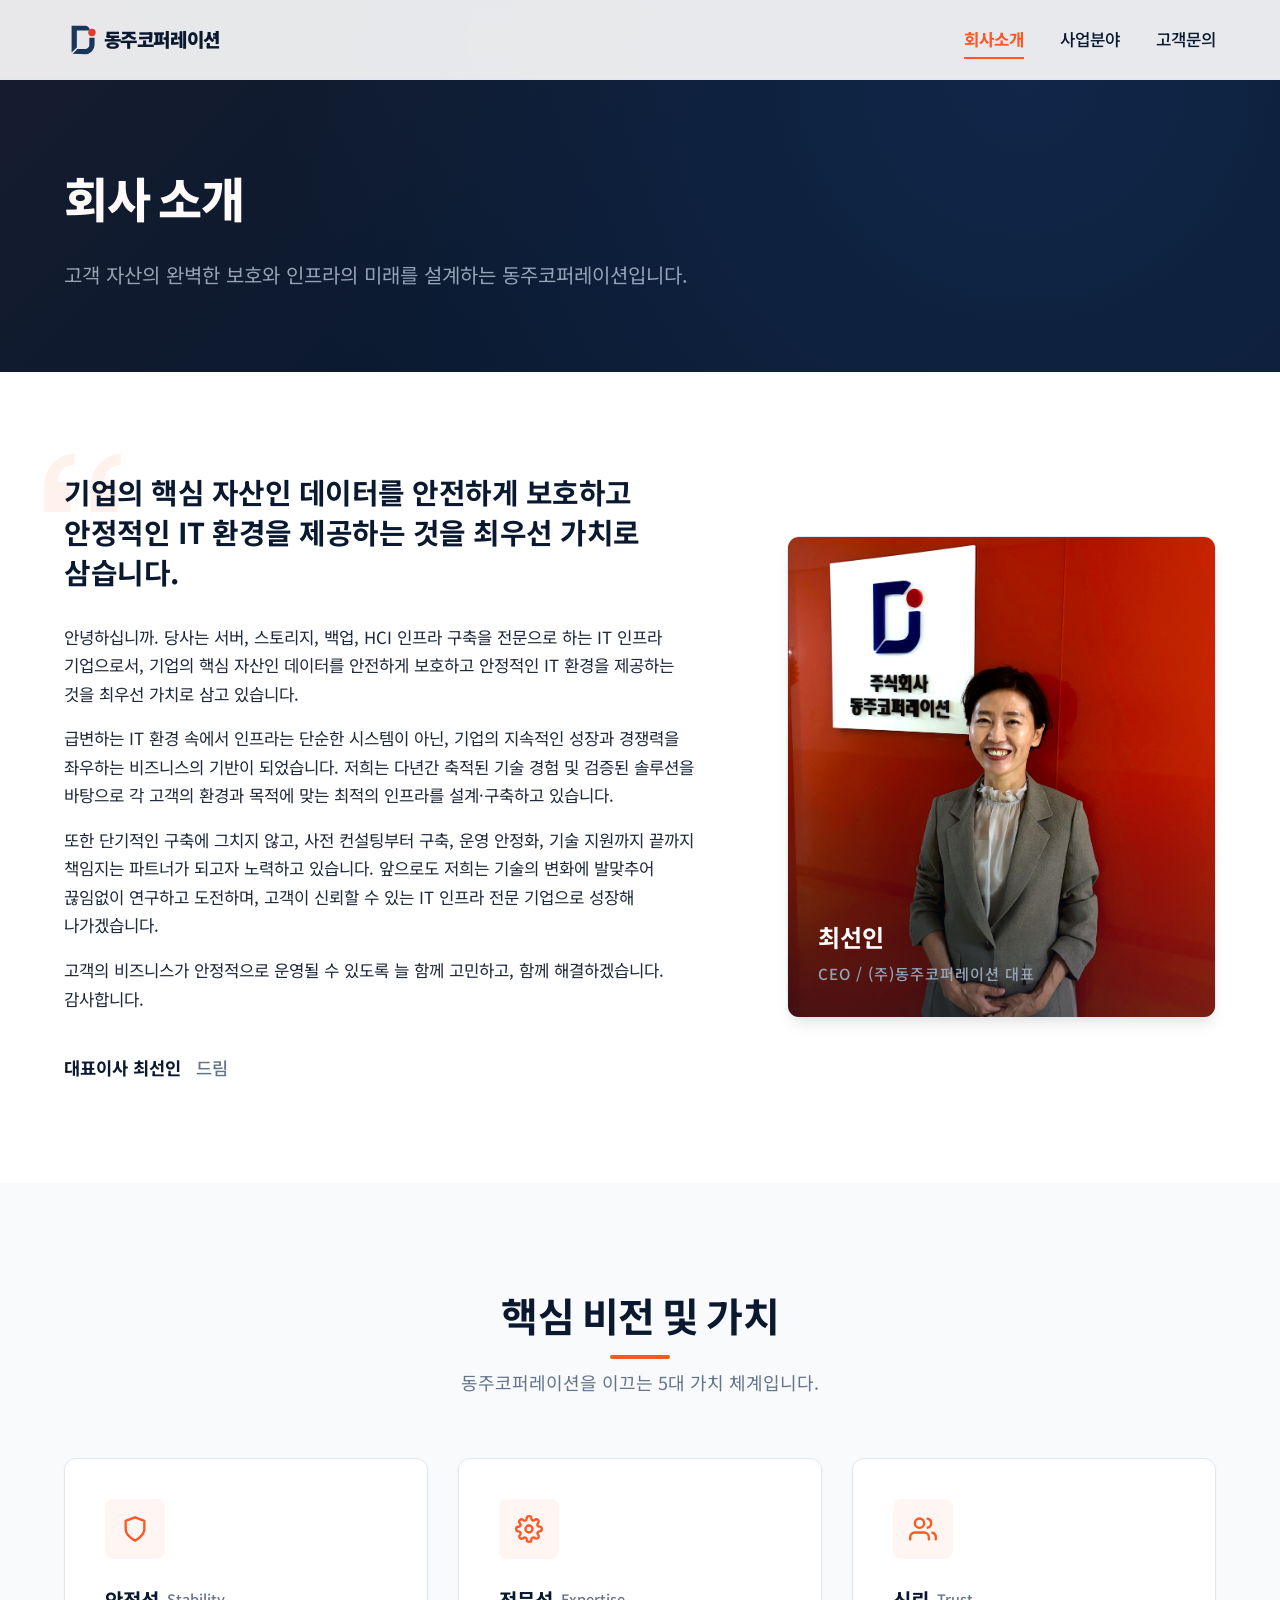
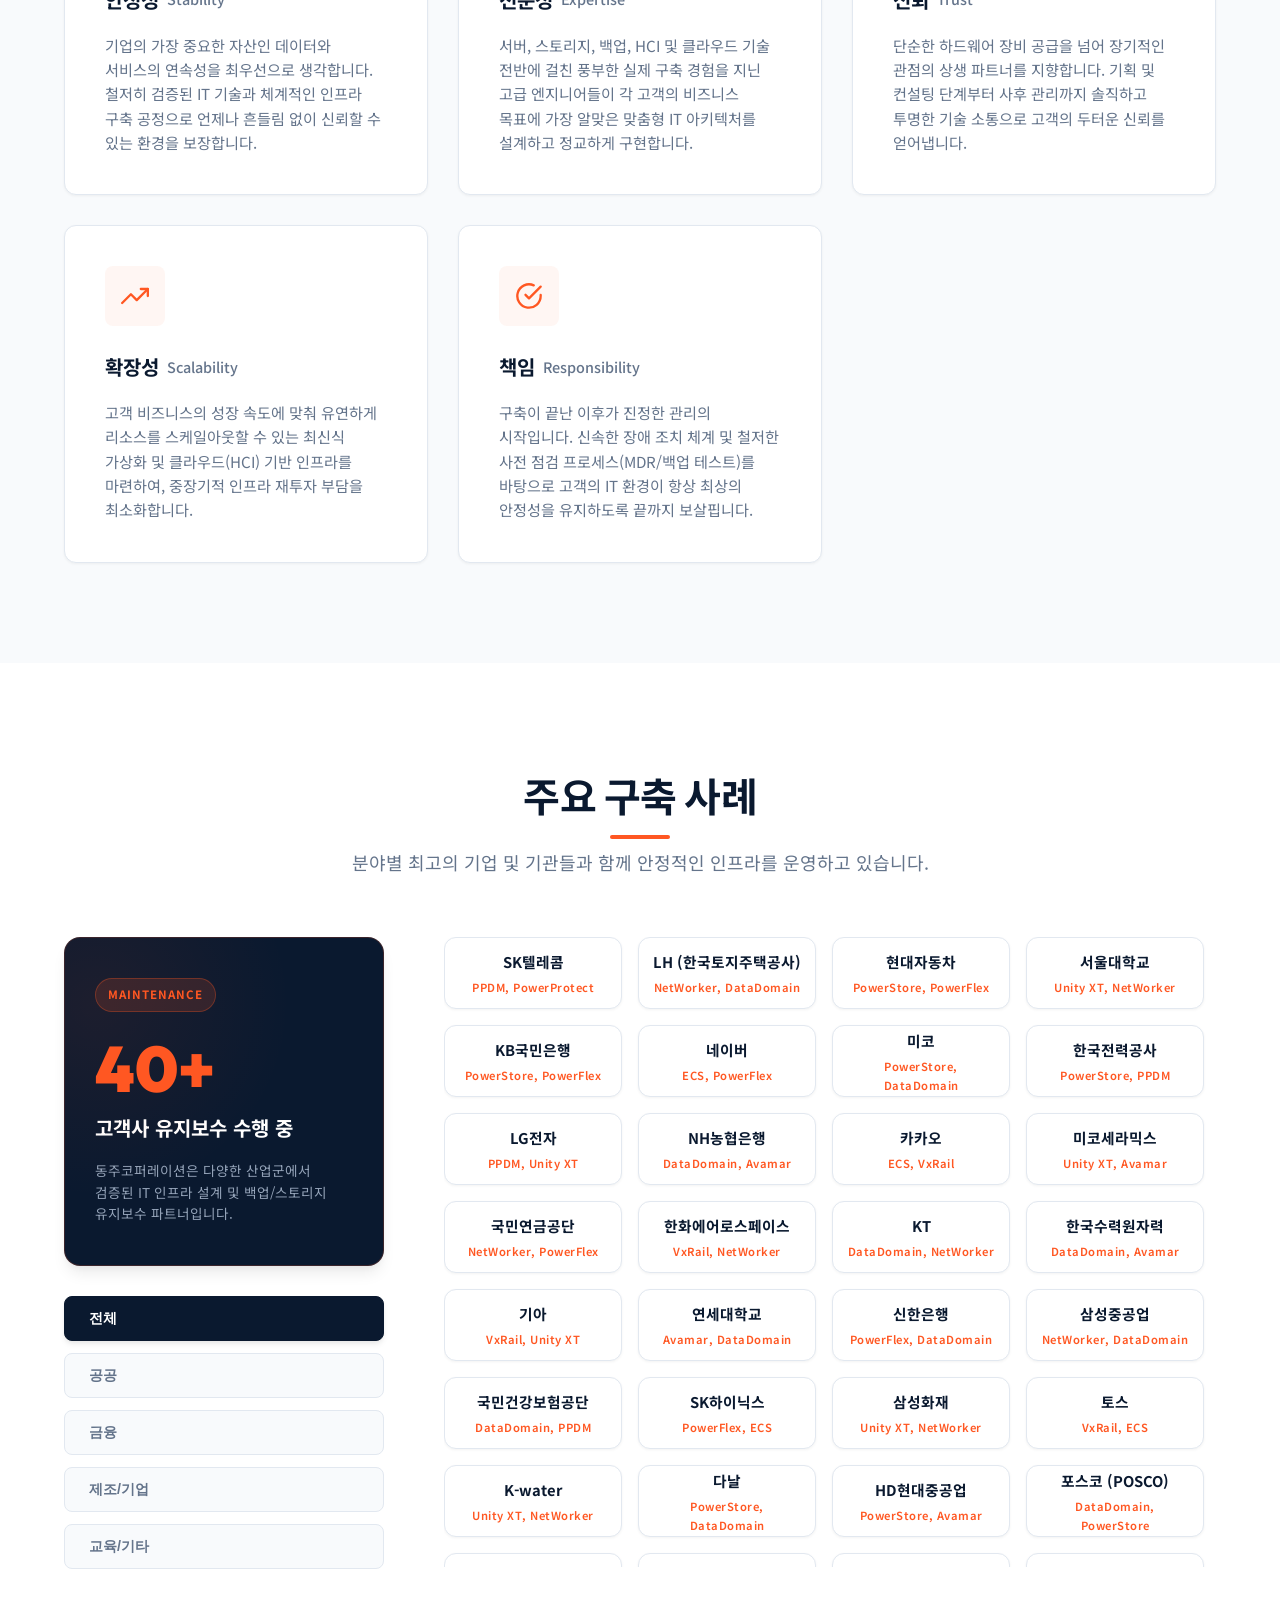
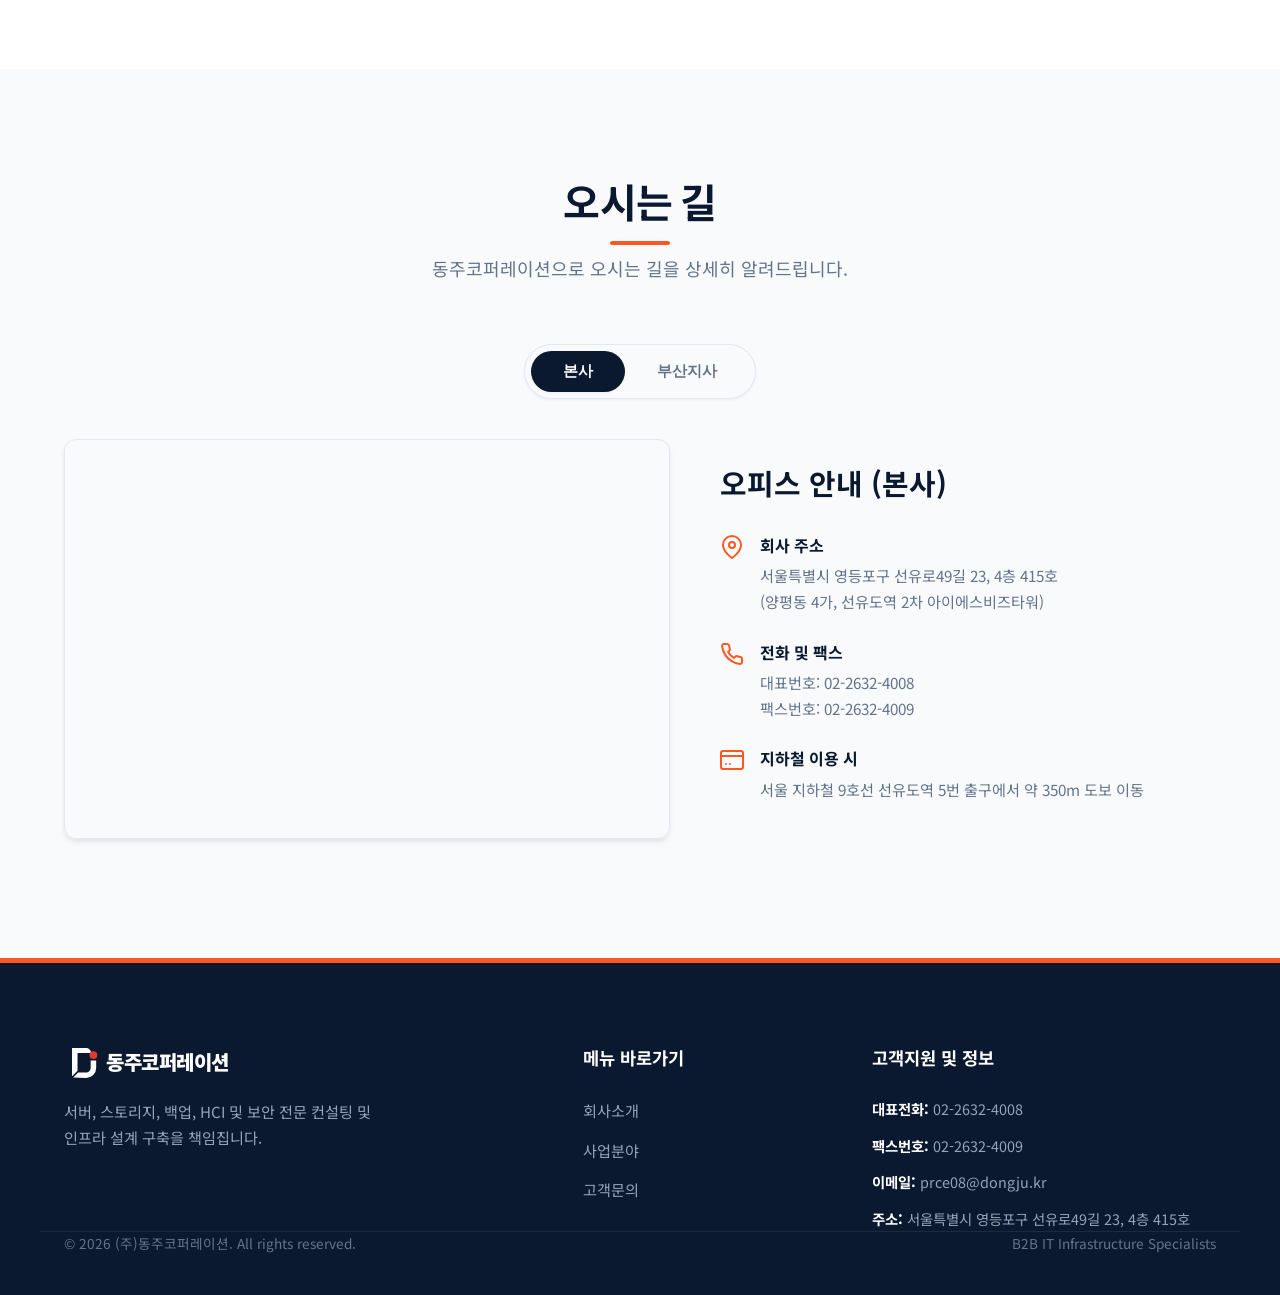
<file: dongju-coporation-renewal-v1/about.html>
﻿<!DOCTYPE html>
<html lang="ko">
<head>
  <meta charset="UTF-8">
  <meta name="viewport" content="width=device-width, initial-scale=1.0">
  <title>회사소개 - (주)동주코퍼레이션</title>
  <meta name="description" content="동주코퍼레이션은 데이터 보호와 안정적 비즈니스 IT 인프라 환경 구축을 위해 가치 있는 솔루션을 제시하는 IT 전문 기업입니다.">
  <link rel="stylesheet" href="css/style.css">
</head>
<body>

  <!-- Header -->
  <header class="header">
    <div class="header-container">
      <a href="index.html" class="logo">
        <!-- Logo SVG -->
        <svg class="logo-svg" width="200" height="40" viewBox="0 0 200 40" fill="none" xmlns="http://www.w3.org/2000/svg">
          <g transform="translate(-0.26, -6.16) scale(0.5814)">
            <!-- Top Hook -->
            <path d="M 14.2 67.8 L 14.2 19.2 L 38.5 19.2 A 8.4 8.4 0 0 1 47.0 27.6 L 23.7 27.6 L 23.7 58.4 Z" fill="#1B365D" />
            <!-- Bottom Hook -->
            <path d="M 16.2 69.9 L 24.7 61.4 L 38.5 61.4 A 7.8 7.8 0 0 0 46.3 53.5 L 46.3 40.8 L 55.8 40.8 L 55.8 53.5 A 17.3 17.3 0 0 1 38.5 70.8 L 16.2 69.9 Z" fill="#1B365D" />
            <!-- Red Circle Point -->
            <circle cx="51.0" cy="31.4" r="6.7" fill="#E13B30" />
          </g>
          <text x="42" y="27" fill="#0A192F" font-family="'Noto Sans KR', sans-serif" font-size="20" font-weight="900" letter-spacing="-0.5">동주코퍼레이션</text>
        </svg>
      </a>
      <nav>
        <ul class="nav-menu">
          <li><a href="about.html" class="nav-link active">회사소개</a></li>
          <li><a href="solutions.html" class="nav-link">사업분야</a></li>
          <li><a href="contact.html" class="nav-link">고객문의</a></li>
        </ul>
      </nav>
      <button class="hamburger" id="navToggle" aria-label="메뉴 열기">
        <span></span>
        <span></span>
        <span></span>
      </button>
    </div>
  </header>

  <!-- Sub Hero -->
  <section class="page-hero">
    <div class="container">
      <h1 class="page-hero-title">회사 소개</h1>
      <p class="page-hero-subtitle">고객 자산의 완벽한 보호와 인프라의 미래를 설계하는 동주코퍼레이션입니다.</p>
    </div>
  </section>

  <!-- CEO Section -->
  <section class="ceo-message-sec">
    <div class="container ceo-grid">
      <div class="ceo-msg-wrap">
        <!-- SVG Double Quote Decorative -->
        <svg class="quote-icon" width="80" height="80" viewBox="0 0 24 24" fill="currentColor">
          <path d="M14.017 21v-7.391c0-5.704 3.748-9.762 9-10.161v3.377c-3.055.308-4.916 2.174-5.02 5.093h4.02v9.082h-8zm-14 0v-7.391c0-5.704 3.748-9.762 9-10.161v3.377c-3.055.308-4.916 2.174-5.02 5.093h4.02v9.082h-8z"/>
        </svg>
        <h2 class="ceo-quote-text">
          기업의 핵심 자산인 데이터를 안전하게 보호하고<br>
          안정적인 IT 환경을 제공하는 것을 최우선 가치로 삼습니다.
        </h2>
        <div class="ceo-body-text">
          <p>안녕하십니까. 당사는 서버, 스토리지, 백업, HCI 인프라 구축을 전문으로 하는 IT 인프라 기업으로서, 기업의 핵심 자산인 데이터를 안전하게 보호하고 안정적인 IT 환경을 제공하는 것을 최우선 가치로 삼고 있습니다.</p>
          <p>급변하는 IT 환경 속에서 인프라는 단순한 시스템이 아닌, 기업의 지속적인 성장과 경쟁력을 좌우하는 비즈니스의 기반이 되었습니다. 저희는 다년간 축적된 기술 경험 및 검증된 솔루션을 바탕으로 각 고객의 환경과 목적에 맞는 최적의 인프라를 설계·구축하고 있습니다.</p>
          <p>또한 단기적인 구축에 그치지 않고, 사전 컨설팅부터 구축, 운영 안정화, 기술 지원까지 끝까지 책임지는 파트너가 되고자 노력하고 있습니다. 앞으로도 저희는 기술의 변화에 발맞추어 끊임없이 연구하고 도전하며, 고객이 신뢰할 수 있는 IT 인프라 전문 기업으로 성장해 나가겠습니다.</p>
          <p>고객의 비즈니스가 안정적으로 운영될 수 있도록 늘 함께 고민하고, 함께 해결하겠습니다. 감사합니다.</p>
        </div>
        <div class="ceo-sign">
          대표이사 <strong>최선인</strong> <span>드림</span>
        </div>
      </div>
      <div class="ceo-image-container">
        <!-- Tech/Profile Representative Image Link -->
        <img class="ceo-image" src="./img/ceo.jpg" alt="최선인 대표이사 프로필">
        <div class="ceo-image-badge">
          <div class="ceo-name">최선인</div>
          <div class="ceo-title">CEO / (주)동주코퍼레이션 대표</div>
        </div>
      </div>
    </div>
  </section>

  <!-- Core Values Detail Section -->
  <section class="section-bg-light">
    <div class="container">
      <div class="section-title-wrap">
        <h2 class="section-title">핵심 비전 및 가치</h2>
        <p class="section-subtitle">동주코퍼레이션을 이끄는 5대 가치 체계입니다.</p>
      </div>
      
      <div class="values-full-grid">
        <!-- 1. 안정성 -->
        <div class="value-full-card">
          <div class="value-full-icon-wrap">
            <svg width="28" height="28" viewBox="0 0 24 24" fill="none" stroke="currentColor" stroke-width="2" stroke-linecap="round" stroke-linejoin="round">
              <path d="M12 22s8-4 8-10V5l-8-3-8 3v7c0 6 8 10 8 10z"></path>
            </svg>
          </div>
          <h3 class="value-full-title">안정성 <span>Stability</span></h3>
          <p class="value-full-desc">기업의 가장 중요한 자산인 데이터와 서비스의 연속성을 최우선으로 생각합니다. 철저히 검증된 IT 기술과 체계적인 인프라 구축 공정으로 언제나 흔들림 없이 신뢰할 수 있는 환경을 보장합니다.</p>
        </div>

        <!-- 2. 전문성 -->
        <div class="value-full-card">
          <div class="value-full-icon-wrap">
            <svg width="28" height="28" viewBox="0 0 24 24" fill="none" stroke="currentColor" stroke-width="2" stroke-linecap="round" stroke-linejoin="round">
              <circle cx="12" cy="12" r="3"></circle>
              <path d="M19.4 15a1.65 1.65 0 0 0 .33 1.82l.06.06a2 2 0 1 1-2.83 2.83l-.06-.06a1.65 1.65 0 0 0-1.82-.33 1.65 1.65 0 0 0-1 1.51V21a2 2 0 0 1-4 0v-.09A1.65 1.65 0 0 0 9 19.4a1.65 1.65 0 0 0-1.82.33l-.06.06a2 2 0 1 1-2.83-2.83l.06-.06a1.65 1.65 0 0 0 .33-1.82 1.65 1.65 0 0 0-1.51-1H3a2 2 0 0 1 0-4h.09A1.65 1.65 0 0 0 4.6 9a1.65 1.65 0 0 0-.33-1.82l-.06-.06a2 2 0 1 1 2.83-2.83l.06.06a1.65 1.65 0 0 0 1.82.33H9a1.65 1.65 0 0 0 1-1.51V3a2 2 0 0 1 4 0v.09a1.65 1.65 0 0 0 1 1.51 1.65 1.65 0 0 0 1.82-.33l.06-.06a2 2 0 1 1 2.83 2.83l-.06.06a1.65 1.65 0 0 0-.33 1.82V9a1.65 1.65 0 0 0 1.51 1H21a2 2 0 0 1 0 4h-.09a1.65 1.65 0 0 0-1.51 1z"></path>
            </svg>
          </div>
          <h3 class="value-full-title">전문성 <span>Expertise</span></h3>
          <p class="value-full-desc">서버, 스토리지, 백업, HCI 및 클라우드 기술 전반에 걸친 풍부한 실제 구축 경험을 지닌 고급 엔지니어들이 각 고객의 비즈니스 목표에 가장 알맞은 맞춤형 IT 아키텍처를 설계하고 정교하게 구현합니다.</p>
        </div>

        <!-- 3. 신뢰 -->
        <div class="value-full-card">
          <div class="value-full-icon-wrap">
            <svg width="28" height="28" viewBox="0 0 24 24" fill="none" stroke="currentColor" stroke-width="2" stroke-linecap="round" stroke-linejoin="round">
              <path d="M17 21v-2a4 4 0 0 0-4-4H5a4 4 0 0 0-4 4v2"></path>
              <circle cx="9" cy="7" r="4"></circle>
              <path d="M23 21v-2a4 4 0 0 0-3-3.87"></path>
              <path d="M16 3.13a4 4 0 0 1 0 7.75"></path>
            </svg>
          </div>
          <h3 class="value-full-title">신뢰 <span>Trust</span></h3>
          <p class="value-full-desc">단순한 하드웨어 장비 공급을 넘어 장기적인 관점의 상생 파트너를 지향합니다. 기획 및 컨설팅 단계부터 사후 관리까지 솔직하고 투명한 기술 소통으로 고객의 두터운 신뢰를 얻어냅니다.</p>
        </div>

        <!-- 4. 확장성 -->
        <div class="value-full-card value-card-center">
          <div class="value-full-icon-wrap">
            <svg width="28" height="28" viewBox="0 0 24 24" fill="none" stroke="currentColor" stroke-width="2" stroke-linecap="round" stroke-linejoin="round">
              <polyline points="23 6 13.5 15.5 8.5 10.5 1 18"></polyline>
              <polyline points="17 6 23 6 23 12"></polyline>
            </svg>
          </div>
          <h3 class="value-full-title">확장성 <span>Scalability</span></h3>
          <p class="value-full-desc">고객 비즈니스의 성장 속도에 맞춰 유연하게 리소스를 스케일아웃할 수 있는 최신식 가상화 및 클라우드(HCI) 기반 인프라를 마련하여, 중장기적 인프라 재투자 부담을 최소화합니다.</p>
        </div>

        <!-- 5. 책임 -->
        <div class="value-full-card value-card-center">
          <div class="value-full-icon-wrap">
            <svg width="28" height="28" viewBox="0 0 24 24" fill="none" stroke="currentColor" stroke-width="2" stroke-linecap="round" stroke-linejoin="round">
              <path d="M22 11.08V12a10 10 0 1 1-5.93-9.14"></path>
              <polyline points="22 4 12 14.01 9 11.01"></polyline>
            </svg>
          </div>
          <h3 class="value-full-title">책임 <span>Responsibility</span></h3>
          <p class="value-full-desc">구축이 끝난 이후가 진정한 관리의 시작입니다. 신속한 장애 조치 체계 및 철저한 사전 점검 프로세스(MDR/백업 테스트)를 바탕으로 고객의 IT 환경이 항상 최상의 안정성을 유지하도록 끝까지 보살핍니다.</p>
        </div>
      </div>
    </div>
  </section>

  <!-- Client list Section -->
  <section id="reference" class="reference-sec">
    <div class="container">
      <div class="section-title-wrap">
        <h2 class="section-title">주요 구축 사례</h2>
        <p class="section-subtitle">분야별 최고의 기업 및 기관들과 함께 안정적인 인프라를 운영하고 있습니다.</p>
      </div>
      
      <div class="reference-container-split">
        
        <!-- Left Sidebar: Trust Card & Filter Tabs -->
        <div class="reference-sidebar">
          <!-- Trust Indicator Card -->
          <div class="trust-indicator-card">
            <div class="trust-badge">MAINTENANCE</div>
            <div class="trust-stat">40+</div>
            <h3 class="trust-title">고객사 유지보수 수행 중</h3>
            <p class="trust-desc">동주코퍼레이션은 다양한 산업군에서 검증된 IT 인프라 설계 및 백업/스토리지 유지보수 파트너입니다.</p>
          </div>
          
          <!-- Industry Classification Tabs -->
          <div class="industry-tabs">
            <button class="ind-tab-btn active" data-filter="all">전체</button>
            <button class="ind-tab-btn" data-filter="public">공공</button>
            <button class="ind-tab-btn" data-filter="finance">금융</button>
            <button class="ind-tab-btn" data-filter="enterprise">제조/기업</button>
            <button class="ind-tab-btn" data-filter="education">교육/기타</button>
          </div>
        </div>
        
        <!-- Right Side: Content -->
        <div class="reference-content">
        
        <!-- References Scroll Grid Wrapper -->
        <div class="reference-grid-wrapper">
          <div class="reference-scroll-grid">
            <div class="carousel-item-badge badge-with-sol" data-industry="enterprise">
              <div class="badge-client-name">SK텔레콤</div>
              <div class="badge-client-sol">PPDM, PowerProtect</div>
            </div>
            <div class="carousel-item-badge badge-with-sol" data-industry="public">
              <div class="badge-client-name">LH (한국토지주택공사)</div>
              <div class="badge-client-sol">NetWorker, DataDomain</div>
            </div>
            <div class="carousel-item-badge badge-with-sol" data-industry="enterprise">
              <div class="badge-client-name">현대자동차</div>
              <div class="badge-client-sol">PowerStore, PowerFlex</div>
            </div>
            <div class="carousel-item-badge badge-with-sol" data-industry="education">
              <div class="badge-client-name">서울대학교</div>
              <div class="badge-client-sol">Unity XT, NetWorker</div>
            </div>
            <div class="carousel-item-badge badge-with-sol" data-industry="finance">
              <div class="badge-client-name">KB국민은행</div>
              <div class="badge-client-sol">PowerStore, PowerFlex</div>
            </div>
            <div class="carousel-item-badge badge-with-sol" data-industry="enterprise">
              <div class="badge-client-name">네이버</div>
              <div class="badge-client-sol">ECS, PowerFlex</div>
            </div>
            <div class="carousel-item-badge badge-with-sol" data-industry="education">
              <div class="badge-client-name">미코</div>
              <div class="badge-client-sol">PowerStore, DataDomain</div>
            </div>
            <div class="carousel-item-badge badge-with-sol" data-industry="public">
              <div class="badge-client-name">한국전력공사</div>
              <div class="badge-client-sol">PowerStore, PPDM</div>
            </div>
            <div class="carousel-item-badge badge-with-sol" data-industry="enterprise">
              <div class="badge-client-name">LG전자</div>
              <div class="badge-client-sol">PPDM, Unity XT</div>
            </div>
            <div class="carousel-item-badge badge-with-sol" data-industry="finance">
              <div class="badge-client-name">NH농협은행</div>
              <div class="badge-client-sol">DataDomain, Avamar</div>
            </div>
            <div class="carousel-item-badge badge-with-sol" data-industry="enterprise">
              <div class="badge-client-name">카카오</div>
              <div class="badge-client-sol">ECS, VxRail</div>
            </div>
            <div class="carousel-item-badge badge-with-sol" data-industry="education">
              <div class="badge-client-name">미코세라믹스</div>
              <div class="badge-client-sol">Unity XT, Avamar</div>
            </div>
            <div class="carousel-item-badge badge-with-sol" data-industry="public">
              <div class="badge-client-name">국민연금공단</div>
              <div class="badge-client-sol">NetWorker, PowerFlex</div>
            </div>
            <div class="carousel-item-badge badge-with-sol" data-industry="enterprise">
              <div class="badge-client-name">한화에어로스페이스</div>
              <div class="badge-client-sol">VxRail, NetWorker</div>
            </div>
            <div class="carousel-item-badge badge-with-sol" data-industry="enterprise">
              <div class="badge-client-name">KT</div>
              <div class="badge-client-sol">DataDomain, NetWorker</div>
            </div>
            <div class="carousel-item-badge badge-with-sol" data-industry="public">
              <div class="badge-client-name">한국수력원자력</div>
              <div class="badge-client-sol">DataDomain, Avamar</div>
            </div>
            <div class="carousel-item-badge badge-with-sol" data-industry="enterprise">
              <div class="badge-client-name">기아</div>
              <div class="badge-client-sol">VxRail, Unity XT</div>
            </div>
            <div class="carousel-item-badge badge-with-sol" data-industry="education">
              <div class="badge-client-name">연세대학교</div>
              <div class="badge-client-sol">Avamar, DataDomain</div>
            </div>
            <div class="carousel-item-badge badge-with-sol" data-industry="finance">
              <div class="badge-client-name">신한은행</div>
              <div class="badge-client-sol">PowerFlex, DataDomain</div>
            </div>
            <div class="carousel-item-badge badge-with-sol" data-industry="enterprise">
              <div class="badge-client-name">삼성중공업</div>
              <div class="badge-client-sol">NetWorker, DataDomain</div>
            </div>
            <div class="carousel-item-badge badge-with-sol" data-industry="public">
              <div class="badge-client-name">국민건강보험공단</div>
              <div class="badge-client-sol">DataDomain, PPDM</div>
            </div>
            <div class="carousel-item-badge badge-with-sol" data-industry="enterprise">
              <div class="badge-client-name">SK하이닉스</div>
              <div class="badge-client-sol">PowerFlex, ECS</div>
            </div>
            <div class="carousel-item-badge badge-with-sol" data-industry="finance">
              <div class="badge-client-name">삼성화재</div>
              <div class="badge-client-sol">Unity XT, NetWorker</div>
            </div>
            <div class="carousel-item-badge badge-with-sol" data-industry="finance">
              <div class="badge-client-name">토스</div>
              <div class="badge-client-sol">VxRail, ECS</div>
            </div>
            <div class="carousel-item-badge badge-with-sol" data-industry="public">
              <div class="badge-client-name">K-water</div>
              <div class="badge-client-sol">Unity XT, NetWorker</div>
            </div>
            <div class="carousel-item-badge badge-with-sol" data-industry="finance">
              <div class="badge-client-name">다날</div>
              <div class="badge-client-sol">PowerStore, DataDomain</div>
            </div>
            <div class="carousel-item-badge badge-with-sol" data-industry="enterprise">
              <div class="badge-client-name">HD현대중공업</div>
              <div class="badge-client-sol">PowerStore, Avamar</div>
            </div>
            <div class="carousel-item-badge badge-with-sol" data-industry="enterprise">
              <div class="badge-client-name">포스코 (POSCO)</div>
              <div class="badge-client-sol">DataDomain, PowerStore</div>
            </div>
            <div class="carousel-item-badge badge-with-sol" data-industry="enterprise">
              <div class="badge-client-name">LG유플러스</div>
              <div class="badge-client-sol">Unity XT, Avamar</div>
            </div>
            <div class="carousel-item-badge badge-with-sol" data-industry="public">
              <div class="badge-client-name">서울교통공사</div>
              <div class="badge-client-sol">VxRail, Unity XT</div>
            </div>
            <div class="carousel-item-badge badge-with-sol" data-industry="education">
              <div class="badge-client-name">고려대학교</div>
              <div class="badge-client-sol">PowerStore, PPDM</div>
            </div>
            <div class="carousel-item-badge badge-with-sol" data-industry="finance">
              <div class="badge-client-name">하나은행</div>
              <div class="badge-client-sol">NetWorker, DataDomain</div>
            </div>
            <div class="carousel-item-badge badge-with-sol" data-industry="enterprise">
              <div class="badge-client-name">NHN</div>
              <div class="badge-client-sol">ECS, PowerFlex</div>
            </div>
            <div class="carousel-item-badge badge-with-sol" data-industry="education">
              <div class="badge-client-name">동주파트너스</div>
              <div class="badge-client-sol">Unity XT, Avamar</div>
            </div>
            <div class="carousel-item-badge badge-with-sol" data-industry="education">
              <div class="badge-client-name">포항공대</div>
              <div class="badge-client-sol">VxRail, NetWorker</div>
            </div>
            <div class="carousel-item-badge badge-with-sol" data-industry="finance">
              <div class="badge-client-name">현대해상</div>
              <div class="badge-client-sol">PowerStore, VxRail</div>
            </div>
            <div class="carousel-item-badge badge-with-sol" data-industry="enterprise">
              <div class="badge-client-name">우아한형제들</div>
              <div class="badge-client-sol">VxRail, PowerStore</div>
            </div>
            <div class="carousel-item-badge badge-with-sol" data-industry="public">
              <div class="badge-client-name">한국도로공사</div>
              <div class="badge-client-sol">PowerStore, DataDomain</div>
            </div>
            <div class="carousel-item-badge badge-with-sol" data-industry="public">
              <div class="badge-client-name">코레일</div>
              <div class="badge-client-sol">NetWorker, Unity XT</div>
            </div>
            <div class="carousel-item-badge badge-with-sol" data-industry="enterprise">
              <div class="badge-client-name">LG디스플레이</div>
              <div class="badge-client-sol">PowerStore, DataDomain</div>
            </div>
            <div class="carousel-item-badge badge-with-sol" data-industry="enterprise">
              <div class="badge-client-name">이마트</div>
              <div class="badge-client-sol">Unity XT, PPDM</div>
            </div>
            <div class="carousel-item-badge badge-with-sol" data-industry="enterprise">
              <div class="badge-client-name">CJ대한통운</div>
              <div class="badge-client-sol">Unity XT, PPDM</div>
            </div>
          </div>
        </div>
      </div>
      
    </div>
  </section>

  <!-- Location (Map) Section -->
  <section class="section-bg-light">
    <div class="container">
      <div class="section-title-wrap">
        <h2 class="section-title">오시는 길</h2>
        <p class="section-subtitle">동주코퍼레이션으로 오시는 길을 상세히 알려드립니다.</p>
      </div>
      
      <div class="location-tabs-wrap">
        <div class="location-tabs">
          <button class="location-tab active" data-office="seoul">본사</button>
          <button class="location-tab" data-office="busan">부산지사</button>
        </div>
      </div>
      
      <div class="location-grid">
        <!-- Map Column -->
        <div class="map-column">
          <!-- Seoul Office Map -->
          <div class="map-outer office-map seoul active">
            <iframe src="https://www.google.com/maps/embed?pb=!1m5!3m3!1m2!1s0x357c9ec3fdf44375%3A0x6a3ab3b41f46089a!2z7ISc7Jq47Yq567OE7IucIOyYgeuTse2PrOq1rCDshKDsnKDroZw0Oeq4uCAyMyA07Li1IDQxNe2YuA!5e0!3m2!1sko!2skr!4v1787235813092!5m2!1sko!2skr" width="100%" height="100%" style="border:0; position: absolute; top:0; left:0; width:100%; height:100%;" allowfullscreen="" loading="lazy" referrerpolicy="strict-origin-when-cross-origin"></iframe>
          </div>
          
          <!-- Busan Office Map -->
          <div class="map-outer office-map busan" style="display: none;">
            <iframe src="https://www.google.com/maps/embed?pb=!1m5!3m3!1m2!1s0x356892c796ffda13%3A0x144cb8df7dff8f38!2z67aA7IKw6rSR7Jet7IucIO2VtOyatOuMgOq1rCBBUEVD66GcIDE3IDEzMTDtmLg!5e0!3m2!1sko!2skr!4v1787235911221!5m2!1sko!2skr" width="100%" height="100%" style="border:0; position: absolute; top:0; left:0; width:100%; height:100%;" allowfullscreen="" loading="lazy" referrerpolicy="strict-origin-when-cross-origin"></iframe>
          </div>
        </div>
        
        <!-- Info Column -->
        <div class="info-column">
          <!-- Seoul Office Info -->
          <div class="location-info-panel office-info seoul active">
            <h3 class="loc-info-title">오피스 안내 (본사)</h3>
            
            <div class="loc-details-list">
              <div class="loc-detail-item">
                <div class="loc-item-icon">
                  <svg width="24" height="24" viewBox="0 0 24 24" fill="none" stroke="currentColor" stroke-width="2" stroke-linecap="round" stroke-linejoin="round"><path d="M21 10c0 7-9 13-9 13s-9-6-9-13a9 9 0 0 1 18 0z"></path><circle cx="12" cy="10" r="3"></circle></svg>
                </div>
                <div class="loc-item-text">
                  <h4>회사 주소</h4>
                  <p>서울특별시 영등포구 선유로49길 23, 4층 415호<br>(양평동 4가, 선유도역 2차 아이에스비즈타워)</p>
                </div>
              </div>

              <div class="loc-detail-item">
                <div class="loc-item-icon">
                  <svg width="24" height="24" viewBox="0 0 24 24" fill="none" stroke="currentColor" stroke-width="2" stroke-linecap="round" stroke-linejoin="round"><path d="M22 16.92v3a2 2 0 0 1-2.18 2 19.79 19.79 0 0 1-8.63-3.07 19.5 19.5 0 0 1-6-6 19.79 19.79 0 0 1-3.07-8.67A2 2 0 0 1 4.11 2h3a2 2 0 0 1 2 1.72 12.84 12.84 0 0 0 .7 2.81 2 2 0 0 1-.45 2.11L8.09 9.91a16 16 0 0 0 6 6l1.27-1.27a2 2 0 0 1 2.11-.45 12.84 12.84 0 0 0 2.81.7A2 2 0 0 1 22 16.92z"></path></svg>
                </div>
                <div class="loc-item-text">
                  <h4>전화 및 팩스</h4>
                  <p>대표번호: 02-2632-4008<br>팩스번호: 02-2632-4009</p>
                </div>
              </div>

              <div class="loc-detail-item">
                <div class="loc-item-icon">
                  <svg width="24" height="24" viewBox="0 0 24 24" fill="none" stroke="currentColor" stroke-width="2" stroke-linecap="round" stroke-linejoin="round"><rect x="1" y="3" width="22" height="18" rx="2" ry="2"></rect><line x1="1" y1="8" x2="23" y2="8"></line><line x1="6" y1="16" x2="6.01" y2="16"></line><line x1="10" y1="16" x2="10.01" y2="16"></line></svg>
                </div>
                <div class="loc-item-text">
                  <h4>지하철 이용 시</h4>
                  <p>서울 지하철 9호선 선유도역 5번 출구에서 약 350m 도보 이동</p>
                </div>
              </div>
            </div>
          </div>
          
          <!-- Busan Office Info -->
          <div class="location-info-panel office-info busan" style="display: none;">
            <h3 class="loc-info-title">오피스 안내 (부산지사)</h3>
            
            <div class="loc-details-list">
              <div class="loc-detail-item">
                <div class="loc-item-icon">
                  <svg width="24" height="24" viewBox="0 0 24 24" fill="none" stroke="currentColor" stroke-width="2" stroke-linecap="round" stroke-linejoin="round"><path d="M21 10c0 7-9 13-9 13s-9-6-9-13a9 9 0 0 1 18 0z"></path><circle cx="12" cy="10" r="3"></circle></svg>
                </div>
                <div class="loc-item-text">
                  <h4>회사 주소</h4>
                  <p>부산광역시 해운대구 APEC로 17, 1310호<br>(우동, 센텀리더스마크)</p>
                </div>
              </div>

              <div class="loc-detail-item">
                <div class="loc-item-icon">
                  <svg width="24" height="24" viewBox="0 0 24 24" fill="none" stroke="currentColor" stroke-width="2" stroke-linecap="round" stroke-linejoin="round"><path d="M22 16.92v3a2 2 0 0 1-2.18 2 19.79 19.79 0 0 1-8.63-3.07 19.5 19.5 0 0 1-6-6 19.79 19.79 0 0 1-3.07-8.67A2 2 0 0 1 4.11 2h3a2 2 0 0 1 2 1.72 12.84 12.84 0 0 0 .7 2.81 2 2 0 0 1-.45 2.11L8.09 9.91a16 16 0 0 0 6 6l1.27-1.27a2 2 0 0 1 2.11-.45 12.84 12.84 0 0 0 2.81.7A2 2 0 0 1 22 16.92z"></path></svg>
                </div>
                <div class="loc-item-text">
                  <h4>전화 및 팩스</h4>
                  <p>대표번호: 02-2632-4008 (본사 통합 문의)<br>팩스번호: 02-2632-4009</p>
                </div>
              </div>

              <div class="loc-detail-item">
                <div class="loc-item-icon">
                  <svg width="24" height="24" viewBox="0 0 24 24" fill="none" stroke="currentColor" stroke-width="2" stroke-linecap="round" stroke-linejoin="round"><rect x="1" y="3" width="22" height="18" rx="2" ry="2"></rect><line x1="1" y1="8" x2="23" y2="8"></line><line x1="6" y1="16" x2="6.01" y2="16"></line><line x1="10" y1="16" x2="10.01" y2="16"></line></svg>
                </div>
                <div class="loc-item-text">
                  <h4>지하철 이용 시</h4>
                  <p>부산 지하철 2호선 센텀시티역 13번 출구에서 약 420m 도보 이동</p>
                </div>
              </div>
            </div>
          </div>
        </div>
      </div>
    </div>
  </section>

  <!-- Footer -->
  <footer class="footer">
    <div class="container footer-grid">
      <div class="footer-brand">
        <a href="index.html" class="footer-logo">
          <svg width="200" height="40" viewBox="0 0 200 40" fill="none" xmlns="http://www.w3.org/2000/svg">
            <g transform="translate(-0.26, -6.16) scale(0.5814)">
              <!-- Top Hook -->
              <path d="M 14.2 67.8 L 14.2 19.2 L 38.5 19.2 A 8.4 8.4 0 0 1 47.0 27.6 L 23.7 27.6 L 23.7 58.4 Z" fill="#FFFFFF" />
              <!-- Bottom Hook -->
              <path d="M 16.2 69.9 L 24.7 61.4 L 38.5 61.4 A 7.8 7.8 0 0 0 46.3 53.5 L 46.3 40.8 L 55.8 40.8 L 55.8 53.5 A 17.3 17.3 0 0 1 38.5 70.8 L 16.2 69.9 Z" fill="#FFFFFF" />
              <!-- Red Circle Point -->
              <circle cx="51.0" cy="31.4" r="6.7" fill="#E13B30" />
            </g>
            <text x="42" y="27" fill="#FFFFFF" font-family="'Noto Sans KR', sans-serif" font-size="20" font-weight="900" letter-spacing="-0.5">동주코퍼레이션</text>
          </svg>
        </a>
        <p class="footer-desc">
          서버, 스토리지, 백업, HCI 및 보안 전문 컨설팅 및 인프라 설계 구축을 책임집니다.
        </p>
      </div>
      <div>
        <h4 class="footer-title">메뉴 바로가기</h4>
        <ul class="footer-links">
          <li><a href="about.html">회사소개</a></li>
          <li><a href="solutions.html">사업분야</a></li>
          <li><a href="contact.html">고객문의</a></li>
        </ul>
      </div>
      <div>
        <h4 class="footer-title">고객지원 및 정보</h4>
        <div class="footer-info">
          <p><strong>대표전화:</strong> 02-2632-4008</p>
          <p><strong>팩스번호:</strong> 02-2632-4009</p>
          <p><strong>이메일:</strong> prce08@dongju.kr</p>
          <p><strong>주소:</strong> 서울특별시 영등포구 선유로49길 23, 4층 415호</p>
        </div>
      </div>
    </div>
    <div class="container footer-bottom">
      <p>&copy; 2026 (주)동주코퍼레이션. All rights reserved.</p>
      <p>B2B IT Infrastructure Specialists</p>
    </div>
  </footer>

  <script src="js/main.js"></script>
</body>
</html>
</file>
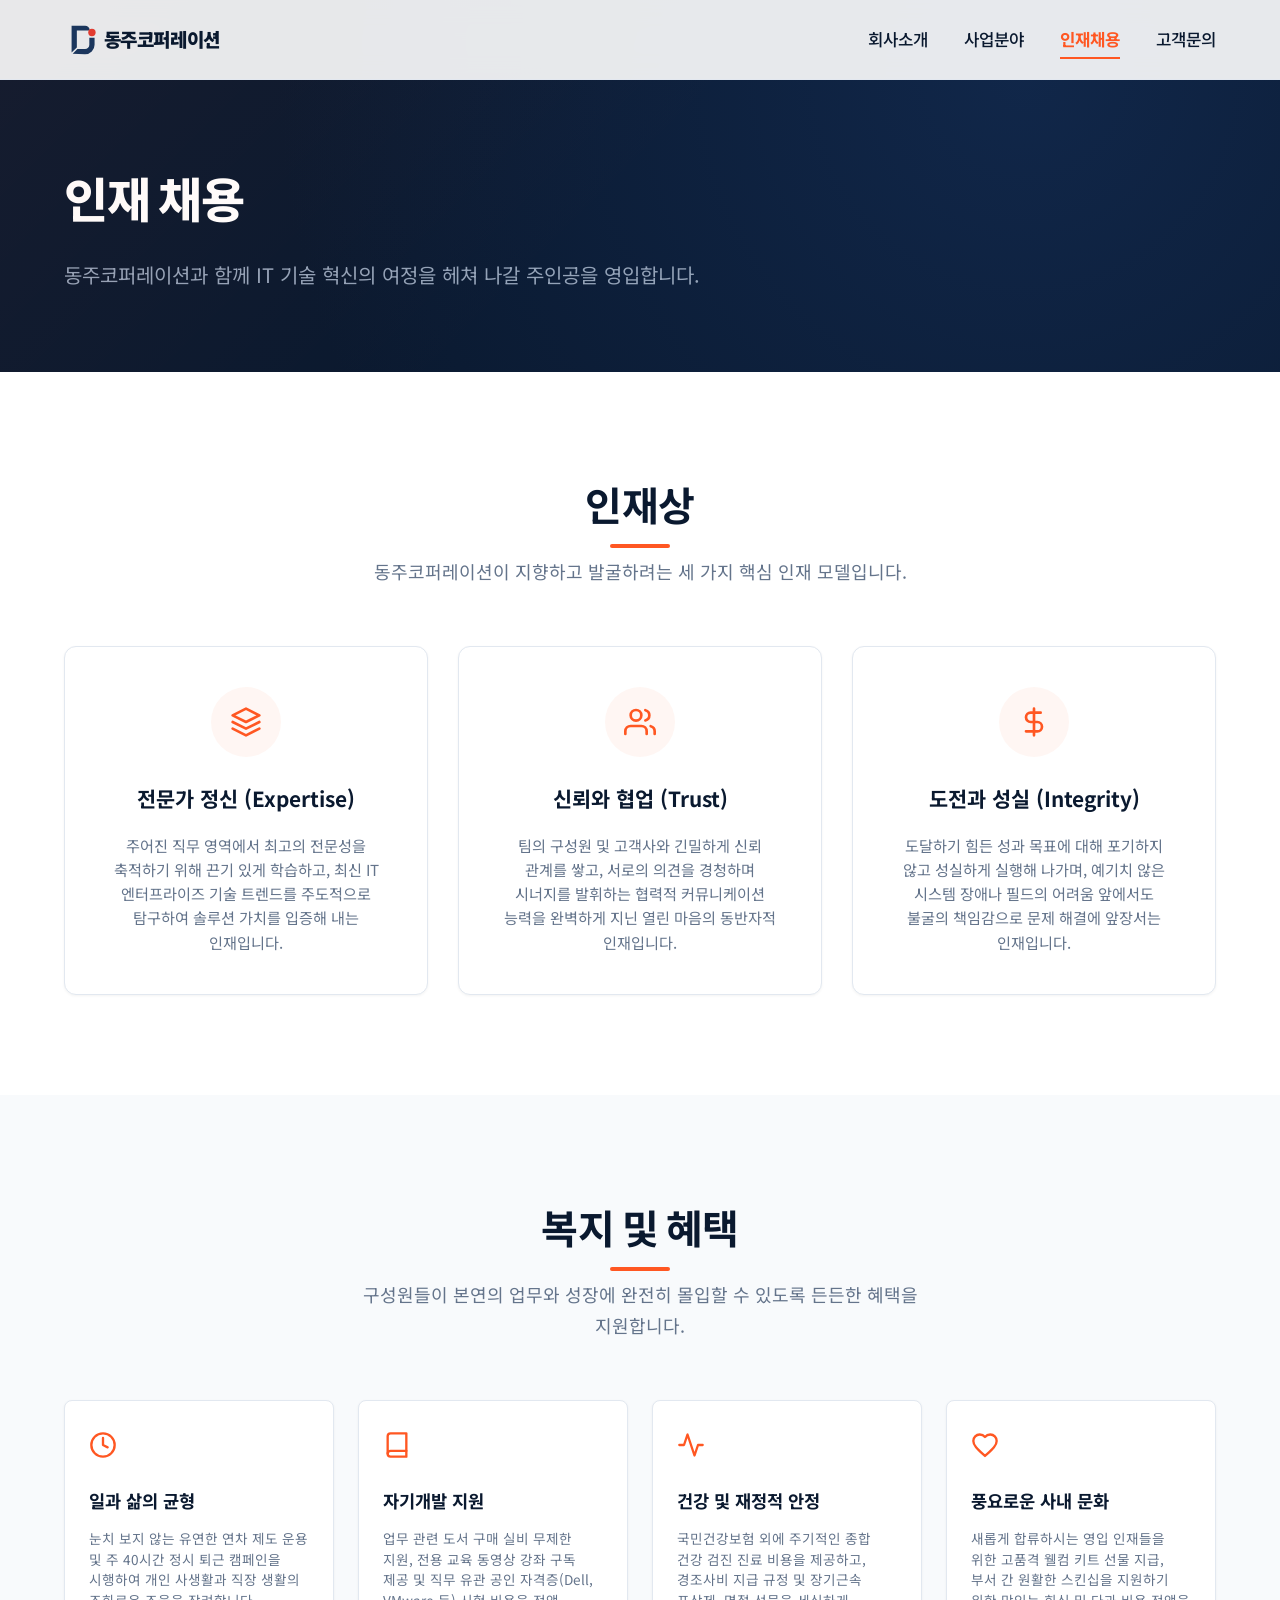
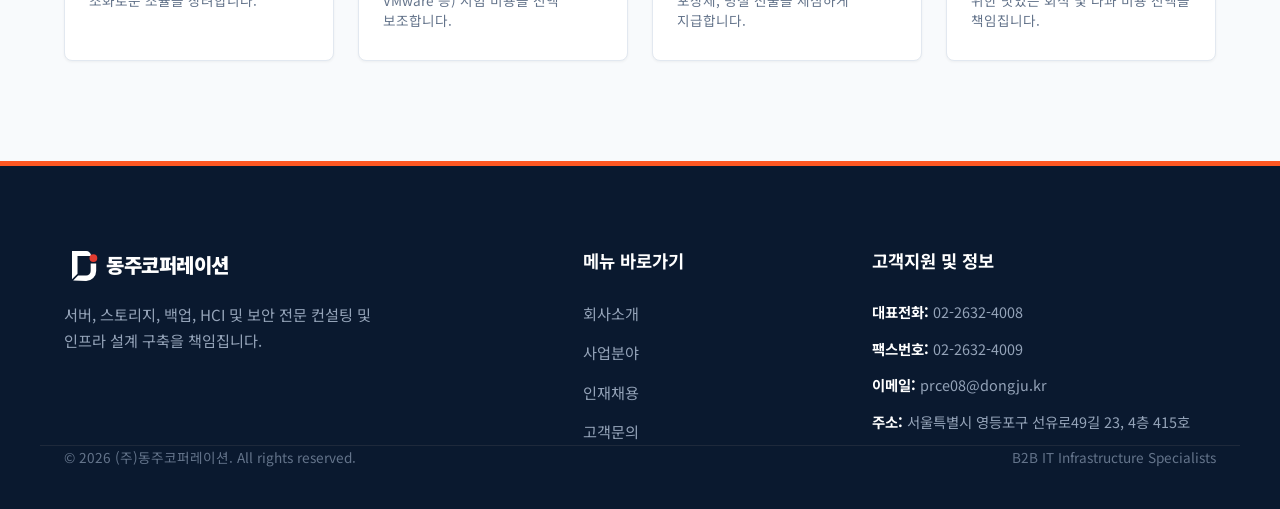
<file: dongju-coporation-renewal-v1/careers.html>
﻿<!DOCTYPE html>
<html lang="ko">
<head>
  <meta charset="UTF-8">
  <meta name="viewport" content="width=device-width, initial-scale=1.0">
  <title>인재채용 - (주)동주코퍼레이션</title>
  <meta name="description" content="동주코퍼레이션은 미래 IT 인프라 시장을 선도하며, 무한한 성장 가능성을 지닌 역량 있는 우수 인재들의 열정적인 도전을 기다립니다.">
  <link rel="stylesheet" href="css/style.css">
</head>
<body>

  <!-- Header -->
  <header class="header">
    <div class="header-container">
      <a href="index.html" class="logo">
        <!-- Logo SVG -->
        <svg class="logo-svg" width="200" height="40" viewBox="0 0 200 40" fill="none" xmlns="http://www.w3.org/2000/svg">
          <g transform="translate(-0.26, -6.16) scale(0.5814)">
            <!-- Top Hook -->
            <path d="M 14.2 67.8 L 14.2 19.2 L 38.5 19.2 A 8.4 8.4 0 0 1 47.0 27.6 L 23.7 27.6 L 23.7 58.4 Z" fill="#1B365D" />
            <!-- Bottom Hook -->
            <path d="M 16.2 69.9 L 24.7 61.4 L 38.5 61.4 A 7.8 7.8 0 0 0 46.3 53.5 L 46.3 40.8 L 55.8 40.8 L 55.8 53.5 A 17.3 17.3 0 0 1 38.5 70.8 L 16.2 69.9 Z" fill="#1B365D" />
            <!-- Red Circle Point -->
            <circle cx="51.0" cy="31.4" r="6.7" fill="#E13B30" />
          </g>
          <text x="42" y="27" fill="#0A192F" font-family="'Noto Sans KR', sans-serif" font-size="20" font-weight="900" letter-spacing="-0.5">동주코퍼레이션</text>
        </svg>
      </a>
      <nav>
        <ul class="nav-menu">
          <li><a href="about.html" class="nav-link">회사소개</a></li>
          <li><a href="solutions.html" class="nav-link">사업분야</a></li>
          <li><a href="careers.html" class="nav-link active">인재채용</a></li>
          <li><a href="contact.html" class="nav-link">고객문의</a></li>
        </ul>
      </nav>
      <button class="hamburger" id="navToggle" aria-label="메뉴 열기">
        <span></span>
        <span></span>
        <span></span>
      </button>
    </div>
  </header>

  <!-- Sub Hero -->
  <section class="page-hero">
    <div class="container">
      <h1 class="page-hero-title">인재 채용</h1>
      <p class="page-hero-subtitle">동주코퍼레이션과 함께 IT 기술 혁신의 여정을 헤쳐 나갈 주인공을 영입합니다.</p>
    </div>
  </section>

  <!-- Ideal Talent Section -->
  <section class="careers-talent-sec">
    <div class="container">
      <div class="section-title-wrap">
        <h2 class="section-title">인재상</h2>
        <p class="section-subtitle">동주코퍼레이션이 지향하고 발굴하려는 세 가지 핵심 인재 모델입니다.</p>
      </div>

      <div class="careers-grid">
        <!-- Card 1 -->
        <div class="career-card">
          <div class="career-icon-wrap">
            <svg width="32" height="32" viewBox="0 0 24 24" fill="none" stroke="currentColor" stroke-width="2" stroke-linecap="round" stroke-linejoin="round">
              <polygon points="12 2 2 7 12 12 22 7 12 2"></polygon>
              <polyline points="2 17 12 22 22 17"></polyline>
              <polyline points="2 12 12 17 22 12"></polyline>
            </svg>
          </div>
          <h3 class="career-title">전문가 정신 (Expertise)</h3>
          <p class="career-desc">주어진 직무 영역에서 최고의 전문성을 축적하기 위해 끈기 있게 학습하고, 최신 IT 엔터프라이즈 기술 트렌드를 주도적으로 탐구하여 솔루션 가치를 입증해 내는 인재입니다.</p>
        </div>

        <!-- Card 2 -->
        <div class="career-card">
          <div class="career-icon-wrap">
            <svg width="32" height="32" viewBox="0 0 24 24" fill="none" stroke="currentColor" stroke-width="2" stroke-linecap="round" stroke-linejoin="round">
              <path d="M17 21v-2a4 4 0 0 0-4-4H5a4 4 0 0 0-4 4v2"></path>
              <circle cx="9" cy="7" r="4"></circle>
              <path d="M23 21v-2a4 4 0 0 0-3-3.87"></path>
              <path d="M16 3.13a4 4 0 0 1 0 7.75"></path>
            </svg>
          </div>
          <h3 class="career-title">신뢰와 협업 (Trust)</h3>
          <p class="career-desc">팀의 구성원 및 고객사와 긴밀하게 신뢰 관계를 쌓고, 서로의 의견을 경청하며 시너지를 발휘하는 협력적 커뮤니케이션 능력을 완벽하게 지닌 열린 마음의 동반자적 인재입니다.</p>
        </div>

        <!-- Card 3 -->
        <div class="career-card">
          <div class="career-icon-wrap">
            <svg width="32" height="32" viewBox="0 0 24 24" fill="none" stroke="currentColor" stroke-width="2" stroke-linecap="round" stroke-linejoin="round">
              <path d="M12 2v20M17 5H9.5a3.5 3.5 0 0 0 0 7h5a3.5 3.5 0 0 1 0 7H6"></path>
            </svg>
          </div>
          <h3 class="career-title">도전과 성실 (Integrity)</h3>
          <p class="career-desc">도달하기 힘든 성과 목표에 대해 포기하지 않고 성실하게 실행해 나가며, 예기치 않은 시스템 장애나 필드의 어려움 앞에서도 불굴의 책임감으로 문제 해결에 앞장서는 인재입니다.</p>
        </div>
      </div>
    </div>
  </section>

  <!-- Benefits Section -->
  <section class="section-bg-light">
    <div class="container">
      <div class="section-title-wrap">
        <h2 class="section-title">복지 및 혜택</h2>
        <p class="section-subtitle">구성원들이 본연의 업무와 성장에 완전히 몰입할 수 있도록 든든한 혜택을 지원합니다.</p>
      </div>

      <div class="benefits-grid">
        <!-- Benefit 1 -->
        <div class="benefit-card">
          <div class="benefit-icon">
            <svg width="28" height="28" viewBox="0 0 24 24" fill="none" stroke="currentColor" stroke-width="2" stroke-linecap="round" stroke-linejoin="round">
              <circle cx="12" cy="12" r="10"></circle>
              <polyline points="12 6 12 12 16 14"></polyline>
            </svg>
          </div>
          <h4 class="benefit-title">일과 삶의 균형</h4>
          <p class="benefit-desc">눈치 보지 않는 유연한 연차 제도 운용 및 주 40시간 정시 퇴근 캠페인을 시행하여 개인 사생활과 직장 생활의 조화로운 조율을 장려합니다.</p>
        </div>

        <!-- Benefit 2 -->
        <div class="benefit-card">
          <div class="benefit-icon">
            <svg width="28" height="28" viewBox="0 0 24 24" fill="none" stroke="currentColor" stroke-width="2" stroke-linecap="round" stroke-linejoin="round">
              <path d="M4 19.5A2.5 2.5 0 0 1 6.5 17H20"></path>
              <path d="M6.5 2H20v20H6.5A2.5 2.5 0 0 1 4 19.5v-15A2.5 2.5 0 0 1 6.5 2z"></path>
            </svg>
          </div>
          <h4 class="benefit-title">자기개발 지원</h4>
          <p class="benefit-desc">업무 관련 도서 구매 실비 무제한 지원, 전용 교육 동영상 강좌 구독 제공 및 직무 유관 공인 자격증(Dell, VMware 등) 시험 비용을 전액 보조합니다.</p>
        </div>

        <!-- Benefit 3 -->
        <div class="benefit-card">
          <div class="benefit-icon">
            <svg width="28" height="28" viewBox="0 0 24 24" fill="none" stroke="currentColor" stroke-width="2" stroke-linecap="round" stroke-linejoin="round">
              <path d="M22 12h-4l-3 9L9 3l-3 9H2"></path>
            </svg>
          </div>
          <h4 class="benefit-title">건강 및 재정적 안정</h4>
          <p class="benefit-desc">국민건강보험 외에 주기적인 종합 건강 검진 진료 비용을 제공하고, 경조사비 지급 규정 및 장기근속 포상제, 명절 선물을 세심하게 지급합니다.</p>
        </div>

        <!-- Benefit 4 -->
        <div class="benefit-card">
          <div class="benefit-icon">
            <svg width="28" height="28" viewBox="0 0 24 24" fill="none" stroke="currentColor" stroke-width="2" stroke-linecap="round" stroke-linejoin="round">
              <path d="M12 21.35l-1.45-1.32C5.4 15.36 2 12.28 2 8.5 2 5.42 4.42 3 7.5 3c1.74 0 3.41.81 4.5 2.09C13.09 3.81 14.76 3 16.5 3 19.58 3 22 5.42 22 8.5c0 3.78-3.4 6.86-8.55 11.54L12 21.35z"></path>
            </svg>
          </div>
          <h4 class="benefit-title">풍요로운 사내 문화</h4>
          <p class="benefit-desc">새롭게 합류하시는 영입 인재들을 위한 고품격 웰컴 키트 선물 지급, 부서 간 원활한 스킨십을 지원하기 위한 맛있는 회식 및 다과 비용 전액을 책임집니다.</p>
        </div>
      </div>
    </div>
  </section>

  <!-- Footer -->
  <footer class="footer">
    <div class="container footer-grid">
      <div class="footer-brand">
        <a href="index.html" class="footer-logo">
          <svg width="200" height="40" viewBox="0 0 200 40" fill="none" xmlns="http://www.w3.org/2000/svg">
            <g transform="translate(-0.26, -6.16) scale(0.5814)">
              <!-- Top Hook -->
              <path d="M 14.2 67.8 L 14.2 19.2 L 38.5 19.2 A 8.4 8.4 0 0 1 47.0 27.6 L 23.7 27.6 L 23.7 58.4 Z" fill="#FFFFFF" />
              <!-- Bottom Hook -->
              <path d="M 16.2 69.9 L 24.7 61.4 L 38.5 61.4 A 7.8 7.8 0 0 0 46.3 53.5 L 46.3 40.8 L 55.8 40.8 L 55.8 53.5 A 17.3 17.3 0 0 1 38.5 70.8 L 16.2 69.9 Z" fill="#FFFFFF" />
              <!-- Red Circle Point -->
              <circle cx="51.0" cy="31.4" r="6.7" fill="#E13B30" />
            </g>
            <text x="42" y="27" fill="#FFFFFF" font-family="'Noto Sans KR', sans-serif" font-size="20" font-weight="900" letter-spacing="-0.5">동주코퍼레이션</text>
          </svg>
        </a>
        <p class="footer-desc">
          서버, 스토리지, 백업, HCI 및 보안 전문 컨설팅 및 인프라 설계 구축을 책임집니다.
        </p>
      </div>
      <div>
        <h4 class="footer-title">메뉴 바로가기</h4>
        <ul class="footer-links">
          <li><a href="about.html">회사소개</a></li>
          <li><a href="solutions.html">사업분야</a></li>
          <li><a href="careers.html">인재채용</a></li>
          <li><a href="contact.html">고객문의</a></li>
        </ul>
      </div>
      <div>
        <h4 class="footer-title">고객지원 및 정보</h4>
        <div class="footer-info">
          <p><strong>대표전화:</strong> 02-2632-4008</p>
          <p><strong>팩스번호:</strong> 02-2632-4009</p>
          <p><strong>이메일:</strong> prce08@dongju.kr</p>
          <p><strong>주소:</strong> 서울특별시 영등포구 선유로49길 23, 4층 415호</p>
        </div>
      </div>
    </div>
    <div class="container footer-bottom">
      <p>&copy; 2026 (주)동주코퍼레이션. All rights reserved.</p>
      <p>B2B IT Infrastructure Specialists</p>
    </div>
  </footer>

  <script src="js/main.js"></script>
</body>
</html>
</file>
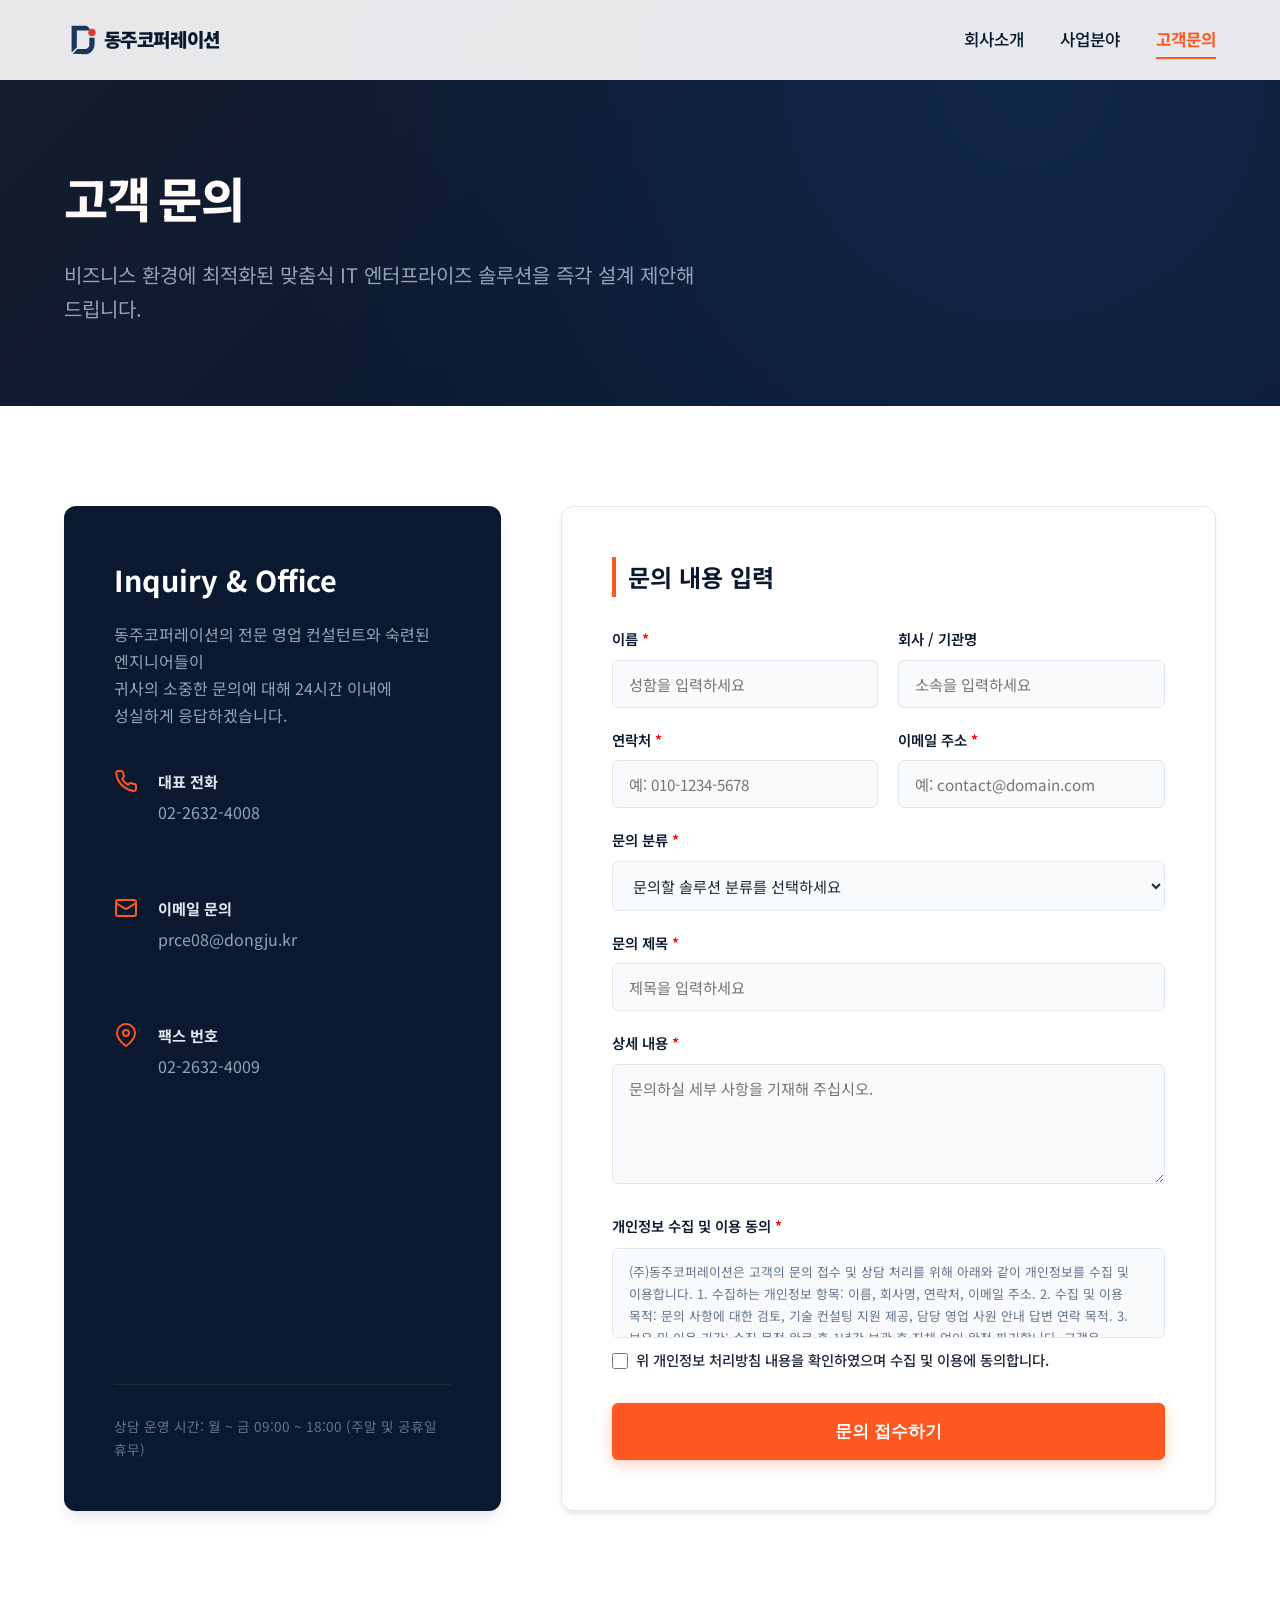
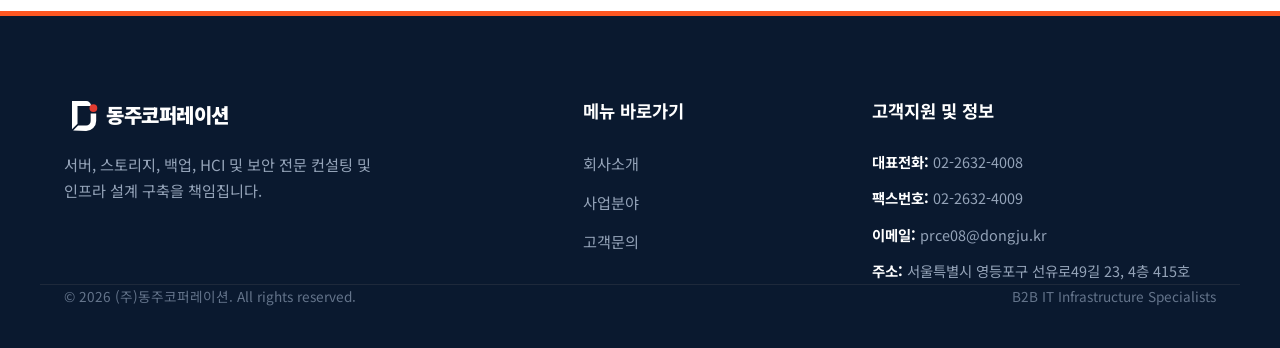
<file: dongju-coporation-renewal-v1/contact.html>
﻿<!DOCTYPE html>
<html lang="ko">
<head>
  <meta charset="UTF-8">
  <meta name="viewport" content="width=device-width, initial-scale=1.0">
  <title>고객문의 - (주)동주코퍼레이션</title>
  <meta name="description" content="도입 문의, 장비 상담, 유지보수 계약 상담 등 동주코퍼레이션의 전문 컨설턴트들이 빠르고 성실하게 답변 드리겠습니다.">
  <link rel="stylesheet" href="css/style.css">
</head>
<body>

  <!-- Header -->
  <header class="header">
    <div class="header-container">
      <a href="index.html" class="logo">
        <!-- Logo SVG -->
        <svg class="logo-svg" width="200" height="40" viewBox="0 0 200 40" fill="none" xmlns="http://www.w3.org/2000/svg">
          <g transform="translate(-0.26, -6.16) scale(0.5814)">
            <!-- Top Hook -->
            <path d="M 14.2 67.8 L 14.2 19.2 L 38.5 19.2 A 8.4 8.4 0 0 1 47.0 27.6 L 23.7 27.6 L 23.7 58.4 Z" fill="#1B365D" />
            <!-- Bottom Hook -->
            <path d="M 16.2 69.9 L 24.7 61.4 L 38.5 61.4 A 7.8 7.8 0 0 0 46.3 53.5 L 46.3 40.8 L 55.8 40.8 L 55.8 53.5 A 17.3 17.3 0 0 1 38.5 70.8 L 16.2 69.9 Z" fill="#1B365D" />
            <!-- Red Circle Point -->
            <circle cx="51.0" cy="31.4" r="6.7" fill="#E13B30" />
          </g>
          <text x="42" y="27" fill="#0A192F" font-family="'Noto Sans KR', sans-serif" font-size="20" font-weight="900" letter-spacing="-0.5">동주코퍼레이션</text>
        </svg>
      </a>
      <nav>
        <ul class="nav-menu">
          <li><a href="about.html" class="nav-link">회사소개</a></li>
          <li><a href="solutions.html" class="nav-link">사업분야</a></li>
          <li><a href="contact.html" class="nav-link active">고객문의</a></li>
        </ul>
      </nav>
      <button class="hamburger" id="navToggle" aria-label="메뉴 열기">
        <span></span>
        <span></span>
        <span></span>
      </button>
    </div>
  </header>

  <!-- Sub Hero -->
  <section class="page-hero">
    <div class="container">
      <h1 class="page-hero-title">고객 문의</h1>
      <p class="page-hero-subtitle">비즈니스 환경에 최적화된 맞춤식 IT 엔터프라이즈 솔루션을 즉각 설계 제안해 드립니다.</p>
    </div>
  </section>

  <!-- Contact Us Form Section -->
  <section class="contact-sec">
    <div class="container contact-grid">
      <!-- Left side: Contact information info -->
      <div class="contact-info-side">
        <div class="contact-info-top">
          <h3>Inquiry & Office</h3>
          <p>
            동주코퍼레이션의 전문 영업 컨설턴트와 숙련된 엔지니어들이<br>
            귀사의 소중한 문의에 대해 24시간 이내에 성실하게 응답하겠습니다.
          </p>
          <div class="contact-channels">
            <div class="channel-item">
              <div class="channel-icon">
                <svg width="24" height="24" viewBox="0 0 24 24" fill="none" stroke="currentColor" stroke-width="2" stroke-linecap="round" stroke-linejoin="round">
                  <path d="M22 16.92v3a2 2 0 0 1-2.18 2 19.79 19.79 0 0 1-8.63-3.07 19.5 19.5 0 0 1-6-6 19.79 19.79 0 0 1-3.07-8.67A2 2 0 0 1 4.11 2h3a2 2 0 0 1 2 1.72 12.84 12.84 0 0 0 .7 2.81 2 2 0 0 1-.45 2.11L8.09 9.91a16 16 0 0 0 6 6l1.27-1.27a2 2 0 0 1 2.11-.45 12.84 12.84 0 0 0 2.81.7A2 2 0 0 1 22 16.92z"></path>
                </svg>
              </div>
              <div class="channel-details">
                <h4>대표 전화</h4>
                <p>02-2632-4008</p>
              </div>
            </div>

            <div class="channel-item">
              <div class="channel-icon">
                <svg width="24" height="24" viewBox="0 0 24 24" fill="none" stroke="currentColor" stroke-width="2" stroke-linecap="round" stroke-linejoin="round">
                  <rect x="2" y="4" width="20" height="16" rx="2"></rect>
                  <path d="m22 7-8.97 5.7a1.94 1.94 0 0 1-2.06 0L2 7"></path>
                </svg>
              </div>
              <div class="channel-details">
                <h4>이메일 문의</h4>
                <p>prce08@dongju.kr</p>
              </div>
            </div>

            <div class="channel-item">
              <div class="channel-icon">
                <svg width="24" height="24" viewBox="0 0 24 24" fill="none" stroke="currentColor" stroke-width="2" stroke-linecap="round" stroke-linejoin="round">
                  <path d="M21 10c0 7-9 13-9 13s-9-6-9-13a9 9 0 0 1 18 0z"></path>
                  <circle cx="12" cy="10" r="3"></circle>
                </svg>
              </div>
              <div class="channel-details">
                <h4>팩스 번호</h4>
                <p>02-2632-4009</p>
              </div>
            </div>
          </div>
        </div>
        <div class="contact-info-bottom">
          <p>상담 운영 시간: 월 ~ 금 09:00 ~ 18:00 (주말 및 공휴일 휴무)</p>
        </div>
      </div>

      <!-- Right side: Inquiry Form -->
      <div class="contact-form-side">
        <h3 class="form-title">문의 내용 입력</h3>
        
        <form id="contactForm" class="contact-form">
          <div class="form-row-2">
            <div class="form-group">
              <label for="userName" class="form-label">이름 <span style="color: red;">*</span></label>
              <input type="text" id="userName" class="form-input" placeholder="성함을 입력하세요" required>
            </div>
            <div class="form-group">
              <label for="companyName" class="form-label">회사 / 기관명</label>
              <input type="text" id="companyName" class="form-input" placeholder="소속을 입력하세요">
            </div>
          </div>

          <div class="form-row-2">
            <div class="form-group">
              <label for="userPhone" class="form-label">연락처 <span style="color: red;">*</span></label>
              <input type="tel" id="userPhone" class="form-input" placeholder="예: 010-1234-5678" required>
            </div>
            <div class="form-group">
              <label for="userEmail" class="form-label">이메일 주소 <span style="color: red;">*</span></label>
              <input type="email" id="userEmail" class="form-input" placeholder="예: contact@domain.com" required>
            </div>
          </div>

          <div class="form-group">
            <label for="inquiryType" class="form-label">문의 분류 <span style="color: red;">*</span></label>
            <select id="inquiryType" class="form-select" required>
              <option value="" disabled selected>문의할 솔루션 분류를 선택하세요</option>
              <option value="dell">Dell Technologies (스토리지/백업)</option>
              <option value="ablestack">ABLESTACK HCI (VMware 대체)</option>
              <option value="mdr">MDR 보안 (SentinelOne 위협 대응)</option>
              <option value="maintenance">유지보수 / 기술 지원 문의</option>
              <option value="other">기타 비즈니스 제휴 문의</option>
            </select>
          </div>

          <div class="form-group">
            <label for="inquirySubject" class="form-label">문의 제목 <span style="color: red;">*</span></label>
            <input type="text" id="inquirySubject" class="form-input" placeholder="제목을 입력하세요" required>
          </div>

          <div class="form-group">
            <label for="inquiryMessage" class="form-label">상세 내용 <span style="color: red;">*</span></label>
            <textarea id="inquiryMessage" class="form-textarea" placeholder="문의하실 세부 사항을 기재해 주십시오." required></textarea>
          </div>

          <!-- Privacy agreement box -->
          <div class="privacy-wrap">
            <label class="form-label">개인정보 수집 및 이용 동의 <span style="color: red;">*</span></label>
            <div class="privacy-box">
              (주)동주코퍼레이션은 고객의 문의 접수 및 상담 처리를 위해 아래와 같이 개인정보를 수집 및 이용합니다.
              1. 수집하는 개인정보 항목: 이름, 회사명, 연락처, 이메일 주소.
              2. 수집 및 이용 목적: 문의 사항에 대한 검토, 기술 컨설팅 지원 제공, 담당 영업 사원 안내 답변 연락 목적.
              3. 보유 및 이용 기간: 수집 목적 완료 후 1년간 보관 후 지체 없이 완전 파기합니다.
              고객은 개인정보 제공 및 동의를 거부할 권리가 있으며, 동의하지 않으실 경우 문의 상담 서비스 이용이 제한됩니다.
            </div>
            <label class="privacy-agree">
              <input type="checkbox" id="agreePrivacy" required>
              위 개인정보 처리방침 내용을 확인하였으며 수집 및 이용에 동의합니다.
            </label>
          </div>

          <button type="submit" class="btn btn-primary form-submit-btn">문의 접수하기</button>
        </form>

        <!-- Form Success popup overlay -->
        <div class="form-success">
          <div class="success-icon-wrap">
            <svg width="40" height="40" viewBox="0 0 24 24" fill="none" stroke="currentColor" stroke-width="3" stroke-linecap="round" stroke-linejoin="round">
              <polyline points="20 6 9 17 4 12"></polyline>
            </svg>
          </div>
          <h4 class="success-title">문의 접수가 완료되었습니다</h4>
          <p class="success-desc">
            입력하신 이메일 및 연락처를 바탕으로 동주코퍼레이션 담당 컨설턴트가 신속하게 검토한 뒤 연락드리겠습니다. 감사합니다.
          </p>
        </div>
      </div>
    </div>
  </section>

  <!-- Footer -->
  <footer class="footer">
    <div class="container footer-grid">
      <div class="footer-brand">
        <a href="index.html" class="footer-logo">
          <svg width="200" height="40" viewBox="0 0 200 40" fill="none" xmlns="http://www.w3.org/2000/svg">
            <g transform="translate(-0.26, -6.16) scale(0.5814)">
              <!-- Top Hook -->
              <path d="M 14.2 67.8 L 14.2 19.2 L 38.5 19.2 A 8.4 8.4 0 0 1 47.0 27.6 L 23.7 27.6 L 23.7 58.4 Z" fill="#FFFFFF" />
              <!-- Bottom Hook -->
              <path d="M 16.2 69.9 L 24.7 61.4 L 38.5 61.4 A 7.8 7.8 0 0 0 46.3 53.5 L 46.3 40.8 L 55.8 40.8 L 55.8 53.5 A 17.3 17.3 0 0 1 38.5 70.8 L 16.2 69.9 Z" fill="#FFFFFF" />
              <!-- Red Circle Point -->
              <circle cx="51.0" cy="31.4" r="6.7" fill="#E13B30" />
            </g>
            <text x="42" y="27" fill="#FFFFFF" font-family="'Noto Sans KR', sans-serif" font-size="20" font-weight="900" letter-spacing="-0.5">동주코퍼레이션</text>
          </svg>
        </a>
        <p class="footer-desc">
          서버, 스토리지, 백업, HCI 및 보안 전문 컨설팅 및 인프라 설계 구축을 책임집니다.
        </p>
      </div>
      <div>
        <h4 class="footer-title">메뉴 바로가기</h4>
        <ul class="footer-links">
          <li><a href="about.html">회사소개</a></li>
          <li><a href="solutions.html">사업분야</a></li>
          <li><a href="contact.html">고객문의</a></li>
        </ul>
      </div>
      <div>
        <h4 class="footer-title">고객지원 및 정보</h4>
        <div class="footer-info">
          <p><strong>대표전화:</strong> 02-2632-4008</p>
          <p><strong>팩스번호:</strong> 02-2632-4009</p>
          <p><strong>이메일:</strong> prce08@dongju.kr</p>
          <p><strong>주소:</strong> 서울특별시 영등포구 선유로49길 23, 4층 415호</p>
        </div>
      </div>
    </div>
    <div class="container footer-bottom">
      <p>&copy; 2026 (주)동주코퍼레이션. All rights reserved.</p>
      <p>B2B IT Infrastructure Specialists</p>
    </div>
  </footer>

  <script src="js/main.js"></script>
</body>
</html>
</file>
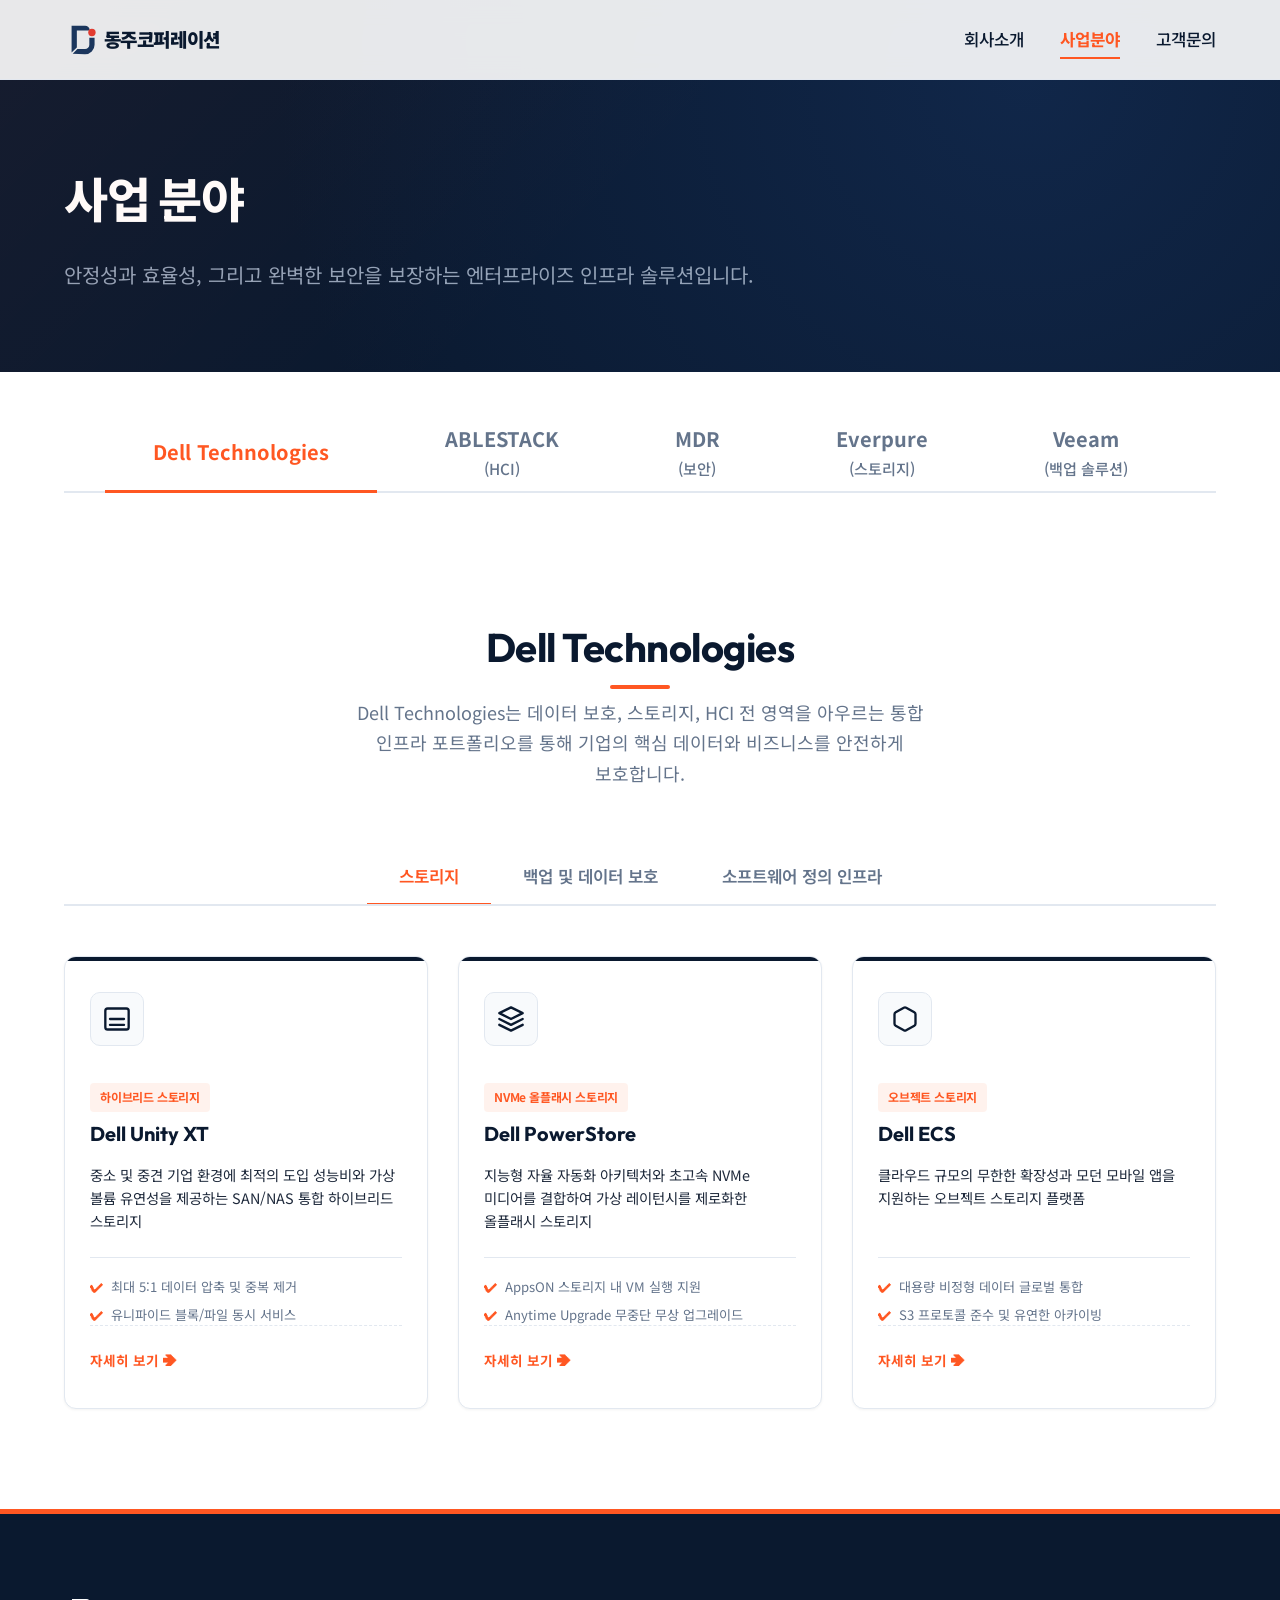
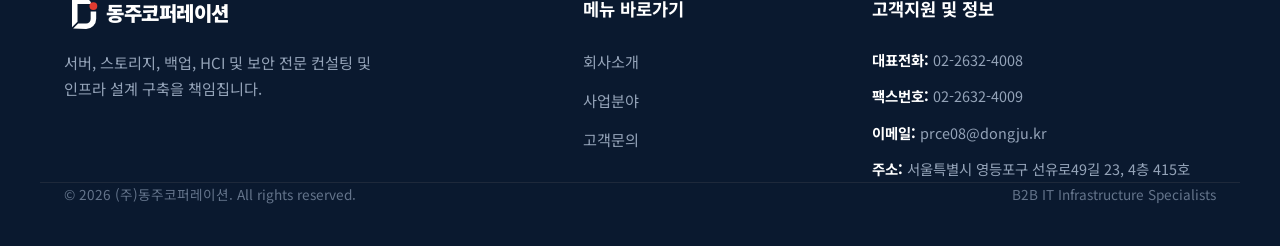
<file: dongju-coporation-renewal-v1/solutions.html>
﻿<!DOCTYPE html>
<html lang="ko">
<head>
  <meta charset="UTF-8">
  <meta name="viewport" content="width=device-width, initial-scale=1.0">
  <title>사업분야 - (주)동주코퍼레이션</title>
  <meta name="description" content="Dell Technologies 전용 솔루션, 비용 부담을 낮춘 ABLESTACK HCI, 인공지능 기반의 PAGO MDR 보안 관제까지 최고의 IT 인프라 솔루션을 제공합니다.">
  <link rel="stylesheet" href="css/style.css">
</head>
<body>

  <!-- Header -->
  <header class="header">
    <div class="header-container">
      <a href="index.html" class="logo">
        <!-- Logo SVG -->
        <svg class="logo-svg" width="200" height="40" viewBox="0 0 200 40" fill="none" xmlns="http://www.w3.org/2000/svg">
          <g transform="translate(-0.26, -6.16) scale(0.5814)">
            <!-- Top Hook -->
            <path d="M 14.2 67.8 L 14.2 19.2 L 38.5 19.2 A 8.4 8.4 0 0 1 47.0 27.6 L 23.7 27.6 L 23.7 58.4 Z" fill="#1B365D" />
            <!-- Bottom Hook -->
            <path d="M 16.2 69.9 L 24.7 61.4 L 38.5 61.4 A 7.8 7.8 0 0 0 46.3 53.5 L 46.3 40.8 L 55.8 40.8 L 55.8 53.5 A 17.3 17.3 0 0 1 38.5 70.8 L 16.2 69.9 Z" fill="#1B365D" />
            <!-- Red Circle Point -->
            <circle cx="51.0" cy="31.4" r="6.7" fill="#E13B30" />
          </g>
          <text x="42" y="27" fill="#0A192F" font-family="'Noto Sans KR', sans-serif" font-size="20" font-weight="900" letter-spacing="-0.5">동주코퍼레이션</text>
        </svg>
      </a>
      <nav>
        <ul class="nav-menu">
          <li><a href="about.html" class="nav-link">회사소개</a></li>
          <li><a href="solutions.html" class="nav-link active">사업분야</a></li>
          <li><a href="contact.html" class="nav-link">고객문의</a></li>
        </ul>
      </nav>
      <button class="hamburger" id="navToggle" aria-label="메뉴 열기">
        <span></span>
        <span></span>
        <span></span>
      </button>
    </div>
  </header>

  <!-- Sub Hero -->
  <section class="page-hero">
    <div class="container">
      <h1 class="page-hero-title">사업 분야</h1>
      <p class="page-hero-subtitle">안정성과 효율성, 그리고 완벽한 보안을 보장하는 엔터프라이즈 인프라 솔루션입니다.</p>
    </div>
  </section>

  <!-- Solutions Top-Level Tabs -->
  <section class="solutions-top-tabs-sec">
    <div class="container">
      <div class="solutions-top-tabs">
        <button class="solutions-top-tab-btn active" data-sol-tab="dell">
          <span>Dell Technologies</span>
        </button>
        <button class="solutions-top-tab-btn" data-sol-tab="ablestack">
          <span>ABLESTACK</span>
          <span class="tab-subtext">(HCI)</span>
        </button>
        <button class="solutions-top-tab-btn" data-sol-tab="mdr">
          <span>MDR</span>
          <span class="tab-subtext">(보안)</span>
        </button>
        <button class="solutions-top-tab-btn" data-sol-tab="everpure">
          <span>Everpure</span>
          <span class="tab-subtext">(스토리지)</span>
        </button>
        <button class="solutions-top-tab-btn" data-sol-tab="veeam">
          <span>Veeam</span>
          <span class="tab-subtext">(백업 솔루션)</span>
        </button>
      </div>
    </div>
  </section>

  <!-- Dell Technologies Section -->
  <section id="dell" class="solution-section solutions-dell-sec active">
    <div class="container">
      <div class="section-title-wrap">
        <h2 class="section-title">Dell Technologies</h2>
        <p class="section-subtitle">Dell Technologies는 데이터 보호, 스토리지, HCI 전 영역을 아우르는 통합 인프라 포트폴리오를 통해 기업의 핵심 데이터와 비즈니스를 안전하게 보호합니다.</p>
      </div>

      <!-- Tabs Navigation -->
      <div class="tab-container">
        <div class="tab-nav">
          <button class="tab-btn active" data-tab="tab-storage">스토리지</button>
          <button class="tab-btn" data-tab="tab-backup">백업 및 데이터 보호</button>
          <button class="tab-btn" data-tab="tab-sdi">소프트웨어 정의 인프라</button>
        </div>

        <!-- Tab Contents -->
        <div class="tab-content">
          <!-- Tab 1: 스토리지 -->
          <div id="tab-storage" class="tab-pane active">
            <div class="dell-cards-grid grid-3">
              <!-- Unity XT Card -->
              <div class="dell-card">
                <div class="dell-card-icon-wrap">
                  <svg width="28" height="28" viewBox="0 0 24 24" fill="none" stroke="currentColor" stroke-width="2" stroke-linecap="round" stroke-linejoin="round">
                    <rect x="2" y="3" width="20" height="18" rx="2" ry="2"></rect>
                    <line x1="6" y1="12" x2="18" y2="12"></line>
                    <line x1="6" y1="17" x2="18" y2="17"></line>
                  </svg>
                </div>
                <span class="dell-card-badge">하이브리드 스토리지</span>
                <h3 class="dell-card-title">Dell Unity XT</h3>
                <p class="dell-card-desc">중소 및 중견 기업 환경에 최적의 도입 성능비와 가상 볼륨 유연성을 제공하는 SAN/NAS 통합 하이브리드 스토리지</p>
                <div class="dell-card-features">
                  <div class="dell-card-feature-item">
                    <span class="dell-card-feature-check">✔</span>
                    <p>최대 5:1 데이터 압축 및 중복 제거</p>
                  </div>
                  <div class="dell-card-feature-item">
                    <span class="dell-card-feature-check">✔</span>
                    <p>유니파이드 블록/파일 동시 서비스</p>
                  </div>
                </div>
                <div class="dell-card-btn-wrap">
                  <a href="https://www.dell.com/ko-kr/dt/storage/unity.htm" target="_blank" rel="noopener noreferrer" class="btn-card-detail">자세히 보기 ➔</a>
                </div>
              </div>

              <!-- PowerStore Card -->
              <div class="dell-card">
                <div class="dell-card-icon-wrap">
                  <svg width="28" height="28" viewBox="0 0 24 24" fill="none" stroke="currentColor" stroke-width="2" stroke-linecap="round" stroke-linejoin="round">
                    <polygon points="12 2 2 7 12 12 22 7 12 2"></polygon>
                    <polyline points="2 17 12 22 22 17"></polyline>
                    <polyline points="2 12 12 17 22 12"></polyline>
                  </svg>
                </div>
                <span class="dell-card-badge">NVMe 올플래시 스토리지</span>
                <h3 class="dell-card-title">Dell PowerStore</h3>
                <p class="dell-card-desc">지능형 자율 자동화 아키텍처와 초고속 NVMe 미디어를 결합하여 가상 레이턴시를 제로화한 올플래시 스토리지</p>
                <div class="dell-card-features">
                  <div class="dell-card-feature-item">
                    <span class="dell-card-feature-check">✔</span>
                    <p>AppsON 스토리지 내 VM 실행 지원</p>
                  </div>
                  <div class="dell-card-feature-item">
                    <span class="dell-card-feature-check">✔</span>
                    <p>Anytime Upgrade 무중단 무상 업그레이드</p>
                  </div>
                </div>
                <div class="dell-card-btn-wrap">
                  <a href="https://www.dell.com/ko-kr/shop/powerstore/sf/power-store?hve=explore+power-store" target="_blank" rel="noopener noreferrer" class="btn-card-detail">자세히 보기 ➔</a>
                </div>
              </div>

              <!-- ECS Card -->
              <div class="dell-card">
                <div class="dell-card-icon-wrap">
                  <svg width="28" height="28" viewBox="0 0 24 24" fill="none" stroke="currentColor" stroke-width="2" stroke-linecap="round" stroke-linejoin="round">
                    <path d="M21 16V8a2 2 0 0 0-1-1.73l-7-4a2 2 0 0 0-2 0l-7 4A2 2 0 0 0 3 8v8a2 2 0 0 0 1 1.73l7 4a2 2 0 0 0 2 0l7-4A2 2 0 0 0 21 16z"></path>
                  </svg>
                </div>
                <span class="dell-card-badge">오브젝트 스토리지</span>
                <h3 class="dell-card-title">Dell ECS</h3>
                <p class="dell-card-desc">클라우드 규모의 무한한 확장성과 모던 모바일 앱을 지원하는 오브젝트 스토리지 플랫폼</p>
                <div class="dell-card-features">
                  <div class="dell-card-feature-item">
                    <span class="dell-card-feature-check">✔</span>
                    <p>대용량 비정형 데이터 글로벌 통합</p>
                  </div>
                  <div class="dell-card-feature-item">
                    <span class="dell-card-feature-check">✔</span>
                    <p>S3 프로토콜 준수 및 유연한 아카이빙</p>
                  </div>
                </div>
                <div class="dell-card-btn-wrap">
                  <a href="https://www.dell.com/ko-kr/dt/storage/ecs.htm" target="_blank" rel="noopener noreferrer" class="btn-card-detail">자세히 보기 ➔</a>
                </div>
              </div>
            </div>
          </div>

          <!-- Tab 2: 백업 및 데이터 보호 -->
          <div id="tab-backup" class="tab-pane">
            <div class="dell-cards-grid grid-2">
              <!-- PowerProtect DD Card -->
              <div class="dell-card">
                <div class="dell-card-icon-wrap">
                  <svg width="28" height="28" viewBox="0 0 24 24" fill="none" stroke="currentColor" stroke-width="2" stroke-linecap="round" stroke-linejoin="round">
                    <rect x="2" y="2" width="20" height="20" rx="2" ry="2"></rect>
                    <line x1="6" y1="6" x2="18" y2="6"></line>
                    <line x1="6" y1="12" x2="18" y2="12"></line>
                    <line x1="6" y1="18" x2="18" y2="18"></line>
                  </svg>
                </div>
                <span class="dell-card-badge">중복제거 백업장비</span>
                <h3 class="dell-card-title">Dell PowerProtect Data Domain</h3>
                <p class="dell-card-desc">글로벌 표준 중복제거 백업스토리지 하드웨어. 안전한 사이버 세이프가드 격리 볼트(Cyber Vault)를 지원</p>
                <div class="dell-card-features">
                  <div class="dell-card-feature-item">
                    <span class="dell-card-feature-check">✔</span>
                    <p>최대 65:1 고배율 중복 제거 구현</p>
                  </div>
                  <div class="dell-card-feature-item">
                    <span class="dell-card-feature-check">✔</span>
                    <p>랜섬웨어 침해 대응 에어갭 격리</p>
                  </div>
                </div>
                <div class="dell-card-btn-wrap">
                  <a href="https://www.dell.com/ko-kr/shop/scc/sc/cyber-resilience?hve=explore+powerprotect-data-domain-storage" target="_blank" rel="noopener noreferrer" class="btn-card-detail">자세히 보기 ➔</a>
                </div>
              </div>

              <!-- PPDM Card -->
              <div class="dell-card">
                <div class="dell-card-icon-wrap">
                  <svg width="28" height="28" viewBox="0 0 24 24" fill="none" stroke="currentColor" stroke-width="2" stroke-linecap="round" stroke-linejoin="round">
                    <circle cx="12" cy="12" r="10"></circle>
                    <path d="m10 15 5-3-5-3v6Z"></path>
                  </svg>
                </div>
                <span class="dell-card-badge">백업 및 데이터 보호 S/W</span>
                <h3 class="dell-card-title">Dell PowerProtect Data Manager</h3>
                <p class="dell-card-desc">차세대 가상화 엔진, Kubernetes 컨테이너 및 최신 SaaS 애플리케이션 백업을 통합 지휘하는 솔루션</p>
                <div class="dell-card-features">
                  <div class="dell-card-feature-item">
                    <span class="dell-card-feature-check">✔</span>
                    <p>Transparent Snapshots 무중단 백업</p>
                  </div>
                  <div class="dell-card-feature-item">
                    <span class="dell-card-feature-check">✔</span>
                    <p>지능형 리소스 자동 감지 및 할당</p>
                  </div>
                </div>
                <div class="dell-card-btn-wrap">
                  <a href="https://www.dell.com/ko-kr/dt/data-protection/powerprotect-data-manager.htm" target="_blank" rel="noopener noreferrer" class="btn-card-detail">자세히 보기 ➔</a>
                </div>
              </div>

              <!-- NetWorker Card -->
              <div class="dell-card">
                <div class="dell-card-icon-wrap">
                  <svg width="28" height="28" viewBox="0 0 24 24" fill="none" stroke="currentColor" stroke-width="2" stroke-linecap="round" stroke-linejoin="round">
                    <path d="M4 15s1-1 4-1 5 2 8 2 4-1 4-1V3s-1 1-4 1-5-2-8-2-4 1-4 1z"></path>
                    <line x1="4" y1="22" x2="4" y2="15"></line>
                  </svg>
                </div>
                <span class="dell-card-badge">백업 및 데이터 보호 S/W</span>
                <h3 class="dell-card-title">Dell NetWorker</h3>
                <p class="dell-card-desc">대규모 엔터프라이즈의 가상화, 온프레미스, 멀티 클라우드 환경을 총괄 지원하는 고성능 중앙 백업 S/W</p>
                <div class="dell-card-features">
                  <div class="dell-card-feature-item">
                    <span class="dell-card-feature-check">✔</span>
                    <p>이기종 데이터베이스 완벽 보호</p>
                  </div>
                  <div class="dell-card-feature-item">
                    <span class="dell-card-feature-check">✔</span>
                    <p>고속 클라우드 복구 및 아카이빙</p>
                  </div>
                </div>
                <div class="dell-card-btn-wrap">
                  <a href="https://www.dell.com/ko-kr/dt/data-protection/networker.htm" target="_blank" rel="noopener noreferrer" class="btn-card-detail">자세히 보기 ➔</a>
                </div>
              </div>

              <!-- Avamar Card -->
              <div class="dell-card">
                <div class="dell-card-icon-wrap">
                  <svg width="28" height="28" viewBox="0 0 24 24" fill="none" stroke="currentColor" stroke-width="2" stroke-linecap="round" stroke-linejoin="round">
                    <path d="M12 22s8-4 8-10V5l-8-3-8 3v7c0 6 8 10 8 10z"></path>
                  </svg>
                </div>
                <span class="dell-card-badge">백업 및 데이터 보호 S/W</span>
                <h3 class="dell-card-title">Dell Avamar</h3>
                <p class="dell-card-desc">특허받은 소스측 중복제거 기술을 통하여 백업 네트워크 대역폭과 시간을 95% 이상 단축하는 솔루션</p>
                <div class="dell-card-features">
                  <div class="dell-card-feature-item">
                    <span class="dell-card-feature-check">✔</span>
                    <p>글로벌 소스 단위 중복 제거</p>
                  </div>
                  <div class="dell-card-feature-item">
                    <span class="dell-card-feature-check">✔</span>
                    <p>VMware 인프라 백업에 최적화</p>
                  </div>
                </div>
                <div class="dell-card-btn-wrap">
                  <a href="https://www.dell.com/support/product-details/ko-kr/product/avamar/overview">자세히 보기 ➔</a>
                </div>
              </div>
            </div>
          </div>

          <!-- Tab 3: 소프트웨어 정의 인프라 -->
          <div id="tab-sdi" class="tab-pane">
            <div class="dell-cards-grid grid-2">
              <!-- VxRail Card -->
              <div class="dell-card">
                <div class="dell-card-icon-wrap">
                  <svg width="28" height="28" viewBox="0 0 24 24" fill="none" stroke="currentColor" stroke-width="2" stroke-linecap="round" stroke-linejoin="round">
                    <rect x="2" y="2" width="20" height="20" rx="2" ry="2"></rect>
                    <rect x="6" y="6" width="12" height="12" rx="1" ry="1"></rect>
                  </svg>
                </div>
                <span class="dell-card-badge">소프트웨어 정의 인프라</span>
                <h3 class="dell-card-title">Dell VxRail</h3>
                <p class="dell-card-desc">VMware vSphere와 공동 설계 및 완전 통합되어 클라우드 운영 간소화와 자동 가상 패치를 수행하는 글로벌 표준 HCI</p>
                <div class="dell-card-features">
                  <div class="dell-card-feature-item">
                    <span class="dell-card-feature-check">✔</span>
                    <p>VMware 가상 리소스 최적 정합성</p>
                  </div>
                  <div class="dell-card-feature-item">
                    <span class="dell-card-feature-check">✔</span>
                    <p>완전 자동화된 라이프사이클 관리 (LCM)</p>
                  </div>
                </div>
                <div class="dell-card-btn-wrap">
                  <a href="https://www.dell.com/ko-kr/dt/converged-infrastructure/vxrail/index.htm" target="_blank" rel="noopener noreferrer" class="btn-card-detail">자세히 보기 ➔</a>
                </div>
              </div>

              <!-- PowerFlex Card -->
              <div class="dell-card">
                <div class="dell-card-icon-wrap">
                  <svg width="28" height="28" viewBox="0 0 24 24" fill="none" stroke="currentColor" stroke-width="2" stroke-linecap="round" stroke-linejoin="round">
                    <path d="M12 2L2 7l10 5 10-5-10-5Z"></path>
                    <path d="M2 17l10 5 10-5"></path>
                    <path d="M2 12l10 5 10-5"></path>
                  </svg>
                </div>
                <span class="dell-card-badge">소프트웨어 정의 인프라</span>
                <h3 class="dell-card-title">Dell PowerFlex</h3>
                <p class="dell-card-desc">물리 및 이기종 멀티 하이퍼바이저 가상 컴퓨터 구성을 단일 패브릭에 묶어 유연한 대규모 확장을 보장하는 소프트웨어 정의 인프라 (SDI)</p>
                <div class="dell-card-features">
                  <div class="dell-card-feature-item">
                    <span class="dell-card-feature-check">✔</span>
                    <p>컴퓨팅 및 스토리지 리소스 독립 확장</p>
                  </div>
                  <div class="dell-card-feature-item">
                    <span class="dell-card-feature-check">✔</span>
                    <p>리니어하게 성능이 증가하는 선형 아키텍처</p>
                  </div>
                </div>
                <div class="dell-card-btn-wrap">
                  <a href="https://www.dell.com/ko-kr/shop/powerflex/sf/powerflex?hve=explore+powerflex" target="_blank" rel="noopener noreferrer" class="btn-card-detail">자세히 보기 ➔</a>
                </div>
              </div>
            </div>
          </div>
        </div>
      </div>
    </div>
  </section>

  <!-- ABLESTACK Section -->
  <section id="ablestack" class="solution-section section-bg-light">
    <div class="container">
      <div class="ablestack-highlight">
        <span class="able-hl-tag">VMware 대체 1순위 HCI 국산 솔루션</span>
        <h2 class="able-hl-title">
          VMware 영구 라이선스 종료 및 구독형 전환으로<br>
          급증하는 IT 인프라 예산 부담, <span>ABLESTACK</span>이 해답입니다!
        </h2>
        <p class="able-hl-desc">
          외산 하이퍼바이저 종속성에서 완전한 독립을 선언하십시오.<br>
          기존 사용 중인 서버 하드웨어를 변경 없이 활용하여 대규모 도입 비용을 최소화합니다.
        </p>
        <div class="btn-wrap" style="margin-top: 30px; display: flex; justify-content: center;">
          <a href="https://www.ablecloud.io/products/ablestack-hci" target="_blank" rel="noopener noreferrer" class="btn btn-primary">자세히 보기</a>
        </div>
      </div>

      <!-- Migration Diagram Section -->
      <div class="hci-migration-section">
        <h3 class="hci-mig-title">VMware에서 ABLESTACK으로의 안전한 마이그레이션 아키텍처</h3>
        <div class="migration-diagram">
          <!-- SVG Diagram representing migration workflow -->
          <svg class="mig-svg" viewBox="0 0 800 240" fill="none" xmlns="http://www.w3.org/2000/svg">
            <!-- VMware Node -->
            <rect x="40" y="50" width="180" height="110" rx="10" fill="#1E293B" stroke="#64748B" stroke-width="2"/>
            <text x="130" y="90" fill="#94A3B8" font-size="16" font-weight="800" text-anchor="middle">VMware 환경</text>
            <rect x="60" y="110" width="140" height="30" rx="5" fill="#EF4444"/>
            <text x="130" y="130" fill="#FFFFFF" font-size="11" font-weight="700" text-anchor="middle">구독료 폭등 위험</text>

            <!-- Arrow Path -->
            <path d="M260 105h240" stroke="#FF5722" stroke-width="4" stroke-dasharray="8 6"/>
            <path d="M500 105l-12-8v16l12-8z" fill="#FF5722"/>
            <!-- Migration Tag -->
            <rect x="300" y="65" width="160" height="28" rx="14" fill="#FF5722"/>
            <text x="380" y="83" fill="#FFFFFF" font-size="11" font-weight="800" text-anchor="middle">무중단 마이그레이션</text>

            <!-- ABLESTACK Node -->
            <rect x="580" y="50" width="180" height="110" rx="10" fill="#0A192F" stroke="#FF5722" stroke-width="3"/>
            <text x="670" y="90" fill="#FFFFFF" font-size="16" font-weight="800" text-anchor="middle">ABLESTACK HCI</text>
            <rect x="600" y="110" width="140" height="30" rx="5" fill="#10B981"/>
            <text x="670" y="130" fill="#FFFFFF" font-size="11" font-weight="700" text-anchor="middle">TCO 예산 60% 절감</text>
          </svg>
        </div>
      </div>

      <!-- Core benefits list -->
      <div class="hci-cards-grid">
        <!-- Benefit 1 -->
        <div class="hci-card">
          <div class="hci-card-icon">
            <svg width="32" height="32" viewBox="0 0 24 24" fill="none" stroke="currentColor" stroke-width="2" stroke-linecap="round" stroke-linejoin="round">
              <path d="M5 12h14M12 5l7 7-7 7"></path>
            </svg>
          </div>
          <h4 class="hci-card-title">VMware 완벽 대체</h4>
          <p class="hci-card-desc">ABLESTACK VM 가상화 엔진은 기존 외산 하이퍼바이저 상의 워크로드 데이터를 분석하여 누락이나 유실 없이 타겟 가상머신으로의 마이그레이션을 자동 지원합니다.</p>
        </div>

        <!-- Benefit 2 -->
        <div class="hci-card">
          <div class="hci-card-icon">
            <svg width="32" height="32" viewBox="0 0 24 24" fill="none" stroke="currentColor" stroke-width="2" stroke-linecap="round" stroke-linejoin="round">
              <path d="M12 2v20M17 5H9.5a3.5 3.5 0 0 0 0 7h5a3.5 3.5 0 0 1 0 7H6"></path>
            </svg>
          </div>
          <h4 class="hci-card-title">합리적인 국산 라이선스</h4>
          <p class="hci-card-desc">고객사의 용도(VDI, 개발망, 핵심 DB망 등)에 맞추어 유연하고 최적화된 국산 상용 라이선스를 영구형/구독형 옵션으로 정교하게 제공하여 도입 부담을 줄입니다.</p>
        </div>

        <!-- Benefit 3 -->
        <div class="hci-card">
          <div class="hci-card-icon">
            <svg width="32" height="32" viewBox="0 0 24 24" fill="none" stroke="currentColor" stroke-width="2" stroke-linecap="round" stroke-linejoin="round">
              <path d="M12 22s8-4 8-10V5l-8-3-8 3v7c0 6 8 10 8 10z"></path>
            </svg>
          </div>
          <h4 class="hci-card-title">기존 하드웨어 재활용</h4>
          <p class="hci-card-desc">고객사에서 이미 가용 중인 다양한 브랜드(Dell, HP, Lenovo 등)의 x86 서버 인프라 하드웨어 구성을 유지하며 상단 하이퍼바이저 소프트웨어 이식 방식으로 설치 가능합니다.</p>
        </div>
      </div>
    </div>
  </section>

  <!-- MDR Security Section -->
  <section id="mdr" class="solution-section solutions-mdr-sec">
    <div class="container">
      <div class="section-title-wrap">
        <h2 class="section-title">MDR (보안 탐지 및 대응)</h2>
        <p class="section-subtitle">PAGO DeepACT Endpoint와 SentinelOne의 연합 AI 보안 솔루션입니다.</p>
      </div>

      <div class="mdr-intro-grid">
        <div class="mdr-intro-text">
          <h3>단순한 엔드포인트 모니터링을 넘어, AI 자율 탐지와 실시간 대응 롤백을 실행합니다.</h3>
          <p>
            기존 시그니처 기반 백신과 한계를 지닌 관제 서비스는 신종/변종 랜섬웨어의 실행 단계 공격을 조기 탐지하기 어렵습니다.
            동주코퍼레이션이 제안하는 MDR 보안은 SentinelOne의 특허 기술인 행위 기반 AI 분석 및 복구 엔진을 탑재하여 피해를 원천 차단합니다.
          </p>
          <div class="btn-wrap" style="display: flex; gap: 12px; flex-wrap: wrap;">
            <a href="contact.html" class="btn btn-primary">보안 상담 신청</a>
            <a href="https://www.pagonetworks.com/ko/pago-mdr-center" target="_blank" rel="noopener noreferrer" class="btn btn-outline" style="border-color: var(--border-color); color: var(--text-main);">자세히 보기</a>
          </div>
        </div>
        <div class="mdr-banner-graphic">
          <!-- Cyber Shield Lock SVG -->
          <svg class="mdr-graphic-svg" viewBox="0 0 200 200" fill="none" xmlns="http://www.w3.org/2000/svg">
            <circle cx="100" cy="100" r="90" fill="#0A192F" stroke="#FF5722" stroke-width="3"/>
            <!-- Lock Icon -->
            <rect x="65" y="90" width="70" height="50" rx="8" fill="#172A45" stroke="#00D2FC" stroke-width="3"/>
            <path d="M75 90V65c0-13.8 11.2-25 25-25s25 11.2 25 25v25" stroke="#00D2FC" stroke-width="3" fill="none"/>
            <circle cx="100" cy="115" r="8" fill="#FF5722"/>
            <path d="M100 123v10" stroke="#FF5722" stroke-width="2"/>
          </svg>
        </div>
      </div>

      <div class="mdr-feature-grid">
        <!-- Feature 1 -->
        <div class="dell-card"> <!-- We can use dell-card structure for MDR features as well or keep original -->
          <div class="mdr-feat-icon-wrap">
            <svg width="24" height="24" viewBox="0 0 24 24" fill="none" stroke="currentColor" stroke-width="2" stroke-linecap="round" stroke-linejoin="round">
              <path d="M23 4v6h-6M1 20v-6h6"></path>
              <path d="M3.51 9a9 9 0 0 1 14.85-3.36L23 10M1 14l4.64 4.36A9 9 0 0 0 20.49 15"></path>
            </svg>
          </div>
          <h4 class="mdr-feat-title">랜섬웨어 감염 대응 및 원클릭 롤백</h4>
          <p class="mdr-feat-desc">윈도우 볼륨 섀도우 복사(VSS) 메커니즘을 SentinelOne이 자체적으로 격리 및 이중 보호하여, 랜섬웨어 감염이 시작되더라도 공격 이전 상태로 1초 만에 원클릭 롤백(Rollback) 복구합니다.</p>
        </div>

        <!-- Feature 2 -->
        <div class="dell-card">
          <div class="mdr-feat-icon-wrap">
            <svg width="24" height="24" viewBox="0 0 24 24" fill="none" stroke="currentColor" stroke-width="2" stroke-linecap="round" stroke-linejoin="round">
              <rect x="3" y="11" width="18" height="11" rx="2" ry="2"></rect>
              <path d="M7 11V7a5 5 0 0 1 10 0v4"></path>
            </svg>
          </div>
          <h4 class="mdr-feat-title">엔드포인트 제어 기능 및 보안 정책 수립</h4>
          <p class="mdr-feat-desc">위협 노출 경로를 원천 차단하기 위한 하드웨어 포트 제어(USB, Bluetooth 디바이스 접근 제한), 로컬 방화벽 설정 및 의심스러운 비인가 소프트웨어 자동 격리 정책 수립을 관리자 중앙 통제 포털에서 실시간 조율합니다.</p>
        </div>
      </div>

      <!-- Why MDR Needed Cards -->
      <div class="why-mdr-sec">
        <h3 class="why-mdr-title">기업들이 MDR 도입을 필요로 하는 핵심 사유</h3>
        <div class="why-mdr-grid">
          <div class="why-mdr-card">
            <span class="why-mdr-num">01</span>
            <h4 class="why-mdr-card-title">합리적 예산 보안 구축</h4>
            <p class="why-mdr-card-desc">값비싼 별도의 보안 관제 장비 도입 및 구축과 유지 비용 대비 클라우드 에이전트 연동 형식의 합리적 과금 구조를 확보합니다.</p>
          </div>

          <div class="why-mdr-card">
            <span class="why-mdr-num">02</span>
            <h4 class="why-mdr-card-title">고도화된 실시간 탐지</h4>
            <p class="why-mdr-card-desc">시그니처 패턴이 알려지지 않은 제로데이(Zero-day) 악성코드의 오동작 패턴을 SentinelOne 인공지능이 즉각 식별 차단합니다.</p>
          </div>

          <div class="why-mdr-card">
            <span class="why-mdr-num">03</span>
            <h4 class="why-mdr-card-title">24/7/365 자율 차단</h4>
            <p class="why-mdr-card-desc">관리자가 부재중이거나 심야 야간 시간에도 엔드포인트 에이전트 단독으로 위협 격리와 파일 복구를 지능형 자율 처리합니다.</p>
          </div>

          <div class="why-mdr-card">
            <span class="why-mdr-num">04</span>
            <h4 class="why-mdr-card-title">전문 기업 맞춤형 솔루션</h4>
            <p class="why-mdr-card-desc">조직 규모 및 사용 중인 사내 소프트웨어와의 충돌 위험을 정교하게 제어하기 위한 동주코퍼레이션의 맞춤 정책 튜닝 기술을 제공합니다.</p>
          </div>
        </div>
      </div>
    </div>
  </section>

  <!-- Everpure Section -->
  <section id="everpure" class="solution-section solutions-everpure-sec">
    <div class="container">
      <div class="section-title-wrap">
        <h2 class="section-title">Everpure (스토리지)</h2>
        <p class="section-subtitle">세계에서 가장 고도화된 데이터 스토리지와 관리 솔루션</p>
        <p class="section-desc-sub" style="font-size: 1.1rem; color: var(--text-muted); margin-top: 15px; text-align: center; max-width: 800px; margin-left: auto; margin-right: auto; line-height: 1.6;">가트너 매직쿼더런트 프라이머리 스토리지 12년 연속 리더, 포춘 500 기업 63%가 선택한 엔터프라이즈 스토리지</p>
        <div class="btn-wrap" style="margin-top: 30px; display: flex; justify-content: center;">
          <a href="https://www.everpuredata.com/kr/" target="_blank" rel="noopener noreferrer" class="btn btn-primary">자세히 보기</a>
        </div>
      </div>

      <!-- Core Architecture: DirectFlash + Purity (4 Cards) -->
      <div class="everpure-architecture-sec" style="margin-top: 60px;">
        <h3 class="everpure-sub-title" style="font-size: 1.5rem; font-weight: 700; color: var(--primary-color); text-align: center; margin-bottom: 30px;">DirectFlash + Purity 핵심 아키텍처</h3>
        
        <div class="everpure-cards-grid grid-4" style="display: grid; grid-template-columns: repeat(auto-fit, minmax(220px, 1fr)); gap: 24px; margin-bottom: 60px;">
          <!-- Card 1 -->
          <div class="dell-card" style="margin-bottom: 0;">
            <div class="dell-card-icon-wrap" style="color: var(--accent-color);">
              <svg width="28" height="28" viewBox="0 0 24 24" fill="none" stroke="currentColor" stroke-width="2" stroke-linecap="round" stroke-linejoin="round">
                <polygon points="13 2 3 14 12 14 11 22 21 10 12 10 13 2"></polygon>
              </svg>
            </div>
            <h4 class="everpure-card-title" style="font-size: 1.1rem; font-weight: 700; color: var(--primary-color); margin-top: 15px; margin-bottom: 10px;">All Flash의 뛰어난 성능</h4>
            <p class="everpure-card-desc" style="font-size: 0.9rem; color: var(--text-muted); line-height: 1.6;">일반 SSD 컨트롤러 대신 DirectFlash 모듈과 Purity OS가 미디어를 직접 제어하여 성능 병목이 없는 초고속 무중단 입출력을 실현합니다.</p>
          </div>
          <!-- Card 2 -->
          <div class="dell-card" style="margin-bottom: 0;">
            <div class="dell-card-icon-wrap" style="color: var(--accent-color);">
              <svg width="28" height="28" viewBox="0 0 24 24" fill="none" stroke="currentColor" stroke-width="2" stroke-linecap="round" stroke-linejoin="round">
                <path d="M4 14h6v6H4zm10-10h6v6h-6zm-10 0h6v6H4zm10 10h6v6h-6z"></path>
              </svg>
            </div>
            <h4 class="everpure-card-title" style="font-size: 1.1rem; font-weight: 700; color: var(--primary-color); margin-top: 15px; margin-bottom: 10px;">압도적 중복제거</h4>
            <p class="everpure-card-desc" style="font-size: 0.9rem; color: var(--text-muted); line-height: 1.6;">하드웨어 가속 실시간 중복제거 및 압축 기술을 바탕으로 데이터 용량을 획기적으로 줄여 스토리지 실사용 투자 비용을 대폭 절감합니다.</p>
          </div>
          <!-- Card 3 -->
          <div class="dell-card" style="margin-bottom: 0;">
            <div class="dell-card-icon-wrap" style="color: var(--accent-color);">
              <svg width="28" height="28" viewBox="0 0 24 24" fill="none" stroke="currentColor" stroke-width="2" stroke-linecap="round" stroke-linejoin="round">
                <rect x="2" y="2" width="20" height="8" rx="2" ry="2"></rect>
                <rect x="2" y="14" width="20" height="8" rx="2" ry="2"></rect>
                <line x1="6" y1="6" x2="6.01" y2="6"></line>
                <line x1="6" y1="18" x2="6.01" y2="18"></line>
              </svg>
            </div>
            <h4 class="everpure-card-title" style="font-size: 1.1rem; font-weight: 700; color: var(--primary-color); margin-top: 15px; margin-bottom: 10px;">높은 용량 집적도</h4>
            <p class="everpure-card-desc" style="font-size: 0.9rem; color: var(--text-muted); line-height: 1.6;">초고밀도 DirectFlash 모듈을 탑재하여 랙 상단의 차지 공간을 최소화하고, 상상 이상의 상면적 절감과 저전력 IT 데이터센터를 구축합니다.</p>
          </div>
          <!-- Card 4 -->
          <div class="dell-card" style="margin-bottom: 0;">
            <div class="dell-card-icon-wrap" style="color: var(--accent-color);">
              <svg width="28" height="28" viewBox="0 0 24 24" fill="none" stroke="currentColor" stroke-width="2" stroke-linecap="round" stroke-linejoin="round">
                <path d="M12 22s8-4 8-10V5l-8-3-8 3v7c0 6 8 10 8 10z"></path>
              </svg>
            </div>
            <h4 class="everpure-card-title" style="font-size: 1.1rem; font-weight: 700; color: var(--primary-color); margin-top: 15px; margin-bottom: 10px;">뛰어난 내구성</h4>
            <p class="everpure-card-desc" style="font-size: 0.9rem; color: var(--text-muted); line-height: 1.6;">스마트한 쓰기 분산 관리와 정교한 에러 정정 알고리즘을 결합하여 일반 플래시 스토리지 대비 3배 이상의 긴 기대 수명을 영구 보장합니다.</p>
          </div>
        </div>
      </div>

      <!-- Lineup Section (2열/3열 그리드 블록) -->
      <div class="everpure-lineup-sec" style="margin-top: 60px; border-top: 1px solid var(--border-color); padding-top: 50px;">
        <h3 class="everpure-sub-title" style="font-size: 1.5rem; font-weight: 700; color: var(--primary-color); text-align: center; margin-bottom: 40px;">주요 제품 라인업</h3>
        
        <div class="everpure-lineup-grid" style="display: grid; grid-template-columns: repeat(auto-fit, minmax(280px, 1fr)); gap: 30px;">
          <!-- Product 1 -->
          <div class="dell-card">
            <span class="dell-card-badge" style="background-color: rgba(255, 87, 34, 0.1); color: var(--accent-color);">High-End Block Storage</span>
            <h4 style="font-size: 1.25rem; font-weight: 700; color: var(--primary-color); margin-top: 12px; margin-bottom: 10px;">FlashArray (//XL, //X, //C)</h4>
            <p style="font-size: 0.95rem; color: var(--text-muted); line-height: 1.6;">중요 업무 데이터 실시간 처리 및 대규모 엔터프라이즈의 미션 크리티컬 데이터베이스, 프라이빗 클라우드 인프라 운영을 보장하는 초고속 성능 특화 모델입니다.</p>
          </div>
          <!-- Product 2 -->
          <div class="dell-card">
            <span class="dell-card-badge" style="background-color: rgba(255, 87, 34, 0.1); color: var(--accent-color);">Unified File & Object</span>
            <h4 style="font-size: 1.25rem; font-weight: 700; color: var(--primary-color); margin-top: 12px; margin-bottom: 10px;">FlashBlade (//S)</h4>
            <p style="font-size: 0.95rem; color: var(--text-muted); line-height: 1.6;">차세대 인공지능(AI), 머신러닝 학습, 대규모 빅데이터 파이프라인 분석 및 폭발적으로 늘어나는 비정형 데이터를 유연하고 빠르게 수용하는 스케일아웃 분산 스토리지입니다.</p>
          </div>
          <!-- Product 3 -->
          <div class="dell-card">
            <span class="dell-card-badge" style="background-color: rgba(255, 87, 34, 0.1); color: var(--accent-color);">Capacity-Optimized All-Flash</span>
            <h4 style="font-size: 1.25rem; font-weight: 700; color: var(--primary-color); margin-top: 12px; margin-bottom: 10px;">Pure//E (FlashBlade//E, FlashArray//E)</h4>
            <p style="font-size: 0.95rem; color: var(--text-muted); line-height: 1.6;">기존의 비효율적이고 잦은 고장을 일으키는 회전식 하드디스크(HDD) 아키텍처를 완벽하게 대체할 수 있도록 설계된 합리적인 가격의 초고용량 All Flash 솔루션입니다.</p>
          </div>
          <!-- Product 4 -->
          <div class="dell-card">
            <span class="dell-card-badge" style="background-color: rgba(255, 87, 34, 0.1); color: var(--accent-color);">Cloud & Container Data</span>
            <h4 style="font-size: 1.25rem; font-weight: 700; color: var(--primary-color); margin-top: 12px; margin-bottom: 10px;">Portworx & Cloud Block Store</h4>
            <p style="font-size: 0.95rem; color: var(--text-muted); line-height: 1.6;">쿠버네티스 컨테이너 환경의 영구 볼륨 영구 보존 및 AWS, Azure 등 멀티-하이브리드 클라우드 전반에 걸쳐 일관성 있는 블록 스토리지 복제와 관리를 책임집니다.</p>
          </div>
        </div>
      </div>


      <!-- Evergreen Subscription Section (3단 비교 박스) -->
      <div class="everpure-evergreen-sec" style="margin-top: 60px; border-top: 1px solid var(--border-color); padding-top: 50px;">
        <h3 class="everpure-sub-title" style="font-size: 1.5rem; font-weight: 700; color: var(--primary-color); text-align: center; margin-bottom: 20px;">Evergreen 구독형 구매 서비스 모델</h3>
        <p style="font-size: 0.95rem; color: var(--text-muted); text-align: center; max-width: 600px; margin-left: auto; margin-right: auto; margin-bottom: 40px; line-height: 1.6;">스토리지 구매 후 장비 노후화로 인한 마이그레이션 고통에서 영구히 벗어나는 에버퓨어만의 선구적인 하드웨어 및 소프트웨어 라이선스 보증 프로그램입니다.</p>
        
        <div class="evergreen-grid" style="display: grid; grid-template-columns: repeat(auto-fit, minmax(280px, 1fr)); gap: 30px;">
          <!-- Model 1 -->
          <div class="dell-card" style="border-top: 5px solid var(--primary-color); display: flex; flex-direction: column;">
            <h4 style="font-size: 1.3rem; font-weight: 700; color: var(--primary-color); text-align: center; margin-bottom: 15px;">Evergreen//Forever</h4>
            <p style="font-size: 0.9rem; color: var(--text-muted); line-height: 1.6; text-align: center; flex-grow: 1;">유지보수 연장 기간마다 컨트롤러를 신형 모델로 무상 업그레이드 지원하며, 추가 소프트웨어 패키지까지 영구 포함하는 하드웨어 무상 영구 라이선스 소유형 라이프사이클 보장 모델입니다.</p>
          </div>
          <!-- Model 2 -->
          <div class="dell-card" style="border-top: 5px solid var(--accent-color); display: flex; flex-direction: column;">
            <h4 style="font-size: 1.3rem; font-weight: 700; color: var(--accent-color); text-align: center; margin-bottom: 15px;">Evergreen//Flex</h4>
            <p style="font-size: 0.9rem; color: var(--text-muted); line-height: 1.6; text-align: center; flex-grow: 1;">장비의 실소유 권한을 소유하되, 가입된 볼륨 사용량에 비례하여 유연하게 용량을 구독 및 확장 비용을 효율적으로 책정하는 하이브리드 구독형 서비스입니다.</p>
          </div>
          <!-- Model 3 -->
          <div class="dell-card" style="border-top: 5px solid var(--accent-color); display: flex; flex-direction: column;">
            <h4 style="font-size: 1.3rem; font-weight: 700; color: var(--accent-color); text-align: center; margin-bottom: 15px;">Evergreen//One</h4>
            <p style="font-size: 0.9rem; color: var(--text-muted); line-height: 1.6; text-align: center; flex-grow: 1;">초기 투자비(CAPEX) 없이 가입한 총 용량 및 사용량에 비례하여 100% 운영 비용(OPEX) 클라우드 과금 형태로 제공되는 순수 Storage as-a-Service(SaaS) 스토리지 서비스입니다.</p>
          </div>
        </div>
      </div>
    </div>
  </section>

  <!-- Veeam Section -->
  <section id="veeam" class="solution-section solutions-veeam-sec">
    <div class="container">
      <div class="section-title-wrap">
        <h2 class="section-title">Veeam (백업 솔루션)</h2>
        <p class="section-subtitle">Veeam Backup & Replication</p>
        <p class="section-desc-sub" style="font-size: 1.25rem; font-weight: 700; color: var(--primary-color); text-align: center; margin-top: 15px; margin-bottom: 5px;">강력한 백업. 빠르고 안정적인 복구</p>
        <p class="section-desc-sub" style="font-size: 1.05rem; color: var(--text-muted); text-align: center; max-width: 800px; margin-left: auto; margin-right: auto; line-height: 1.7; margin-top: 15px;">
          온프레미스 및 클라우드의 모든 워크로드를 위한 단일 백업, 복구 및 데이터 보안 솔루션입니다. 즉시 복구로 가동 중단 시간을 없애고, 하드웨어에 종속되지 않은 소프트웨어 정의 방식으로 랜섬웨어 및 사이버 위협으로부터 인프라를 안전하게 보호합니다.
        </p>
        <div class="btn-wrap" style="margin-top: 30px; display: flex; justify-content: center;">
          <a href="https://www.veeam.com/ko" target="_blank" rel="noopener noreferrer" class="btn btn-primary">자세히 보기</a>
        </div>
      </div>

      <!-- Core Functions: 4 Cards horizontal layout -->
      <div class="veeam-features-sec" style="margin-top: 60px;">
        <h3 class="veeam-sub-title" style="font-size: 1.5rem; font-weight: 700; color: var(--primary-color); text-align: center; margin-bottom: 30px;">핵심 기능</h3>
        
        <div class="veeam-cards-grid grid-4" style="display: grid; grid-template-columns: repeat(auto-fit, minmax(220px, 1fr)); gap: 24px; margin-bottom: 60px;">
          <!-- Card 1 -->
          <div class="dell-card" style="margin-bottom: 0;">
            <div class="dell-card-icon-wrap" style="color: var(--accent-color);">
              <svg width="28" height="28" viewBox="0 0 24 24" fill="none" stroke="currentColor" stroke-width="2" stroke-linecap="round" stroke-linejoin="round">
                <rect x="2" y="3" width="20" height="18" rx="2" ry="2"></rect>
                <line x1="6" y1="12" x2="18" y2="12"></line>
                <line x1="6" y1="17" x2="18" y2="17"></line>
              </svg>
            </div>
            <h4 class="veeam-card-title" style="font-size: 1.1rem; font-weight: 700; color: var(--primary-color); margin-top: 15px; margin-bottom: 10px;">데이터 백업</h4>
            <p class="veeam-card-desc" style="font-size: 0.9rem; color: var(--text-muted); line-height: 1.6;">클라우드, 가상 환경, 물리 환경 및 NAS에서 워크로드 백업 및 탐색을 자동화합니다. 100% 소프트웨어 정의 및 하드웨어 비종속적 솔루션으로 탁월한 유연성을 제공합니다.</p>
          </div>
          <!-- Card 2 -->
          <div class="dell-card" style="margin-bottom: 0;">
            <div class="dell-card-icon-wrap" style="color: var(--accent-color);">
              <svg width="28" height="28" viewBox="0 0 24 24" fill="none" stroke="currentColor" stroke-width="2" stroke-linecap="round" stroke-linejoin="round">
                <path d="M22 11.08V12a10 10 0 1 1-5.93-9.14"></path>
                <polyline points="22 4 12 14.01 9 11.01"></polyline>
              </svg>
            </div>
            <h4 class="veeam-card-title" style="font-size: 1.1rem; font-weight: 700; color: var(--primary-color); margin-top: 15px; margin-bottom: 10px;">데이터 복구</h4>
            <p class="veeam-card-desc" style="font-size: 0.9rem; color: var(--text-muted); line-height: 1.6;">어떤 시나리오에서든 즉시 복구 기능을 통해 서비스 수준 계약(SLA)을 달성합니다. OS, 애플리케이션, 데이터베이스, VM 등에 대한 전체 또는 항목 수준 복구를 지원합니다.</p>
          </div>
          <!-- Card 3 -->
          <div class="dell-card" style="margin-bottom: 0;">
            <div class="dell-card-icon-wrap" style="color: var(--accent-color);">
              <svg width="28" height="28" viewBox="0 0 24 24" fill="none" stroke="currentColor" stroke-width="2" stroke-linecap="round" stroke-linejoin="round">
                <path d="M18 10h-1.26A8 8 0 1 0 9 20h9a5 5 0 0 0 0-10z"></path>
              </svg>
            </div>
            <h4 class="veeam-card-title" style="font-size: 1.1rem; font-weight: 700; color: var(--primary-color); margin-top: 15px; margin-bottom: 10px;">클라우드 지원</h4>
            <p class="veeam-card-desc" style="font-size: 0.9rem; color: var(--text-muted); line-height: 1.6;">AWS, Microsoft Azure 및 Google Cloud 환경의 중앙 집중식 백업 및 복구를 지원하여 비용을 절감합니다.</p>
          </div>
          <!-- Card 4 -->
          <div class="dell-card" style="margin-bottom: 0;">
            <div class="dell-card-icon-wrap" style="color: var(--accent-color);">
              <svg width="28" height="28" viewBox="0 0 24 24" fill="none" stroke="currentColor" stroke-width="2" stroke-linecap="round" stroke-linejoin="round">
                <rect x="3" y="11" width="18" height="11" rx="2" ry="2"></rect>
                <path d="M7 11V7a5 5 0 0 1 10 0v4"></path>
              </svg>
            </div>
            <h4 class="veeam-card-title" style="font-size: 1.1rem; font-weight: 700; color: var(--primary-color); margin-top: 15px; margin-bottom: 10px;">데이터 보안</h4>
            <p class="veeam-card-desc" style="font-size: 0.9rem; color: var(--text-muted); line-height: 1.6;">데이터 센터에서 클라우드까지 백업 데이터에 대한 엔드투엔드 변경 불가 보장 기능을 제공합니다. 멀웨어 탐지 및 자동 스캔을 통해 안전한 백업을 생성합니다.</p>
          </div>
        </div>
      </div>

      <!-- Workloads Support Section -->
      <div class="veeam-workloads-sec" style="margin-top: 60px; border-top: 1px solid var(--border-color); padding-top: 50px;">
        <h3 class="veeam-sub-title" style="font-size: 1.5rem; font-weight: 700; color: var(--primary-color); text-align: center; margin-bottom: 40px;">완벽한 워크로드 및 애플리케이션 보호</h3>
        
        <div class="veeam-workloads-grid" style="display: grid; grid-template-columns: repeat(auto-fit, minmax(280px, 1fr)); gap: 30px;">
          <!-- Virtual Environment -->
          <div class="dell-card" style="border-top: 4px solid var(--primary-color);">
            <div class="dell-card-icon-wrap" style="color: var(--accent-color); margin-bottom: 15px;">
              <svg width="32" height="32" viewBox="0 0 24 24" fill="none" stroke="currentColor" stroke-width="2" stroke-linecap="round" stroke-linejoin="round">
                <rect x="2" y="2" width="20" height="20" rx="2" ry="2"></rect>
                <rect x="6" y="6" width="12" height="12" rx="1" ry="1"></rect>
              </svg>
            </div>
            <h4 style="font-size: 1.25rem; font-weight: 700; color: var(--primary-color); margin-bottom: 12px;">가상 환경</h4>
            <p style="font-size: 0.95rem; color: var(--text-muted); line-height: 1.6;">VMware vSphere, Microsoft Hyper-V, Nutanix AHV, Red Hat Virtualization</p>
          </div>
          <!-- Physical Environment -->
          <div class="dell-card" style="border-top: 4px solid var(--accent-color);">
            <div class="dell-card-icon-wrap" style="color: var(--accent-color); margin-bottom: 15px;">
              <svg width="32" height="32" viewBox="0 0 24 24" fill="none" stroke="currentColor" stroke-width="2" stroke-linecap="round" stroke-linejoin="round">
                <rect x="2" y="3" width="20" height="14" rx="2" ry="2"></rect>
                <line x1="8" y1="21" x2="16" y2="21"></line>
                <line x1="12" y1="17" x2="12" y2="21"></line>
              </svg>
            </div>
            <h4 style="font-size: 1.25rem; font-weight: 700; color: var(--primary-color); margin-bottom: 12px;">물리 환경</h4>
            <p style="font-size: 0.95rem; color: var(--text-muted); line-height: 1.6;">Windows, Linux, macOS, UNIX</p>
          </div>
          <!-- Applications & DB -->
          <div class="dell-card" style="border-top: 4px solid var(--accent-color);">
            <div class="dell-card-icon-wrap" style="color: var(--accent-color); margin-bottom: 15px;">
              <svg width="32" height="32" viewBox="0 0 24 24" fill="none" stroke="currentColor" stroke-width="2" stroke-linecap="round" stroke-linejoin="round">
                <ellipse cx="12" cy="5" rx="9" ry="3"></ellipse>
                <path d="M3 5v14c0 1.66 4 3 9 3s9-1.34 9-3V5"></path>
                <path d="M3 12c0 1.66 4 3 9 3s9-1.34 9-3"></path>
              </svg>
            </div>
            <h4 style="font-size: 1.25rem; font-weight: 700; color: var(--primary-color); margin-bottom: 12px;">애플리케이션 및 DB</h4>
            <p style="font-size: 0.95rem; color: var(--text-muted); line-height: 1.6;">Oracle, PostgreSQL, Microsoft, SAP HANA, MySQL</p>
          </div>
        </div>
      </div>
    </div>
  </section>

  <!-- Footer -->
  <footer class="footer">
    <div class="container footer-grid">
      <div class="footer-brand">
        <a href="index.html" class="footer-logo">
          <svg width="200" height="40" viewBox="0 0 200 40" fill="none" xmlns="http://www.w3.org/2000/svg">
            <g transform="translate(-0.26, -6.16) scale(0.5814)">
              <!-- Top Hook -->
              <path d="M 14.2 67.8 L 14.2 19.2 L 38.5 19.2 A 8.4 8.4 0 0 1 47.0 27.6 L 23.7 27.6 L 23.7 58.4 Z" fill="#FFFFFF" />
              <!-- Bottom Hook -->
              <path d="M 16.2 69.9 L 24.7 61.4 L 38.5 61.4 A 7.8 7.8 0 0 0 46.3 53.5 L 46.3 40.8 L 55.8 40.8 L 55.8 53.5 A 17.3 17.3 0 0 1 38.5 70.8 L 16.2 69.9 Z" fill="#FFFFFF" />
              <!-- Red Circle Point -->
              <circle cx="51.0" cy="31.4" r="6.7" fill="#E13B30" />
            </g>
            <text x="42" y="27" fill="#FFFFFF" font-family="'Noto Sans KR', sans-serif" font-size="20" font-weight="900" letter-spacing="-0.5">동주코퍼레이션</text>
          </svg>
        </a>
        <p class="footer-desc">
          서버, 스토리지, 백업, HCI 및 보안 전문 컨설팅 및 인프라 설계 구축을 책임집니다.
        </p>
      </div>
      <div>
        <h4 class="footer-title">메뉴 바로가기</h4>
        <ul class="footer-links">
          <li><a href="about.html">회사소개</a></li>
          <li><a href="solutions.html">사업분야</a></li>
          <li><a href="contact.html">고객문의</a></li>
        </ul>
      </div>
      <div>
        <h4 class="footer-title">고객지원 및 정보</h4>
        <div class="footer-info">
          <p><strong>대표전화:</strong> 02-2632-4008</p>
          <p><strong>팩스번호:</strong> 02-2632-4009</p>
          <p><strong>이메일:</strong> prce08@dongju.kr</p>
          <p><strong>주소:</strong> 서울특별시 영등포구 선유로49길 23, 4층 415호</p>
        </div>
      </div>
    </div>
    <div class="container footer-bottom">
      <p>&copy; 2026 (주)동주코퍼레이션. All rights reserved.</p>
      <p>B2B IT Infrastructure Specialists</p>
    </div>
  </footer>

  <script src="js/main.js"></script>
</body>
</html>
</file>
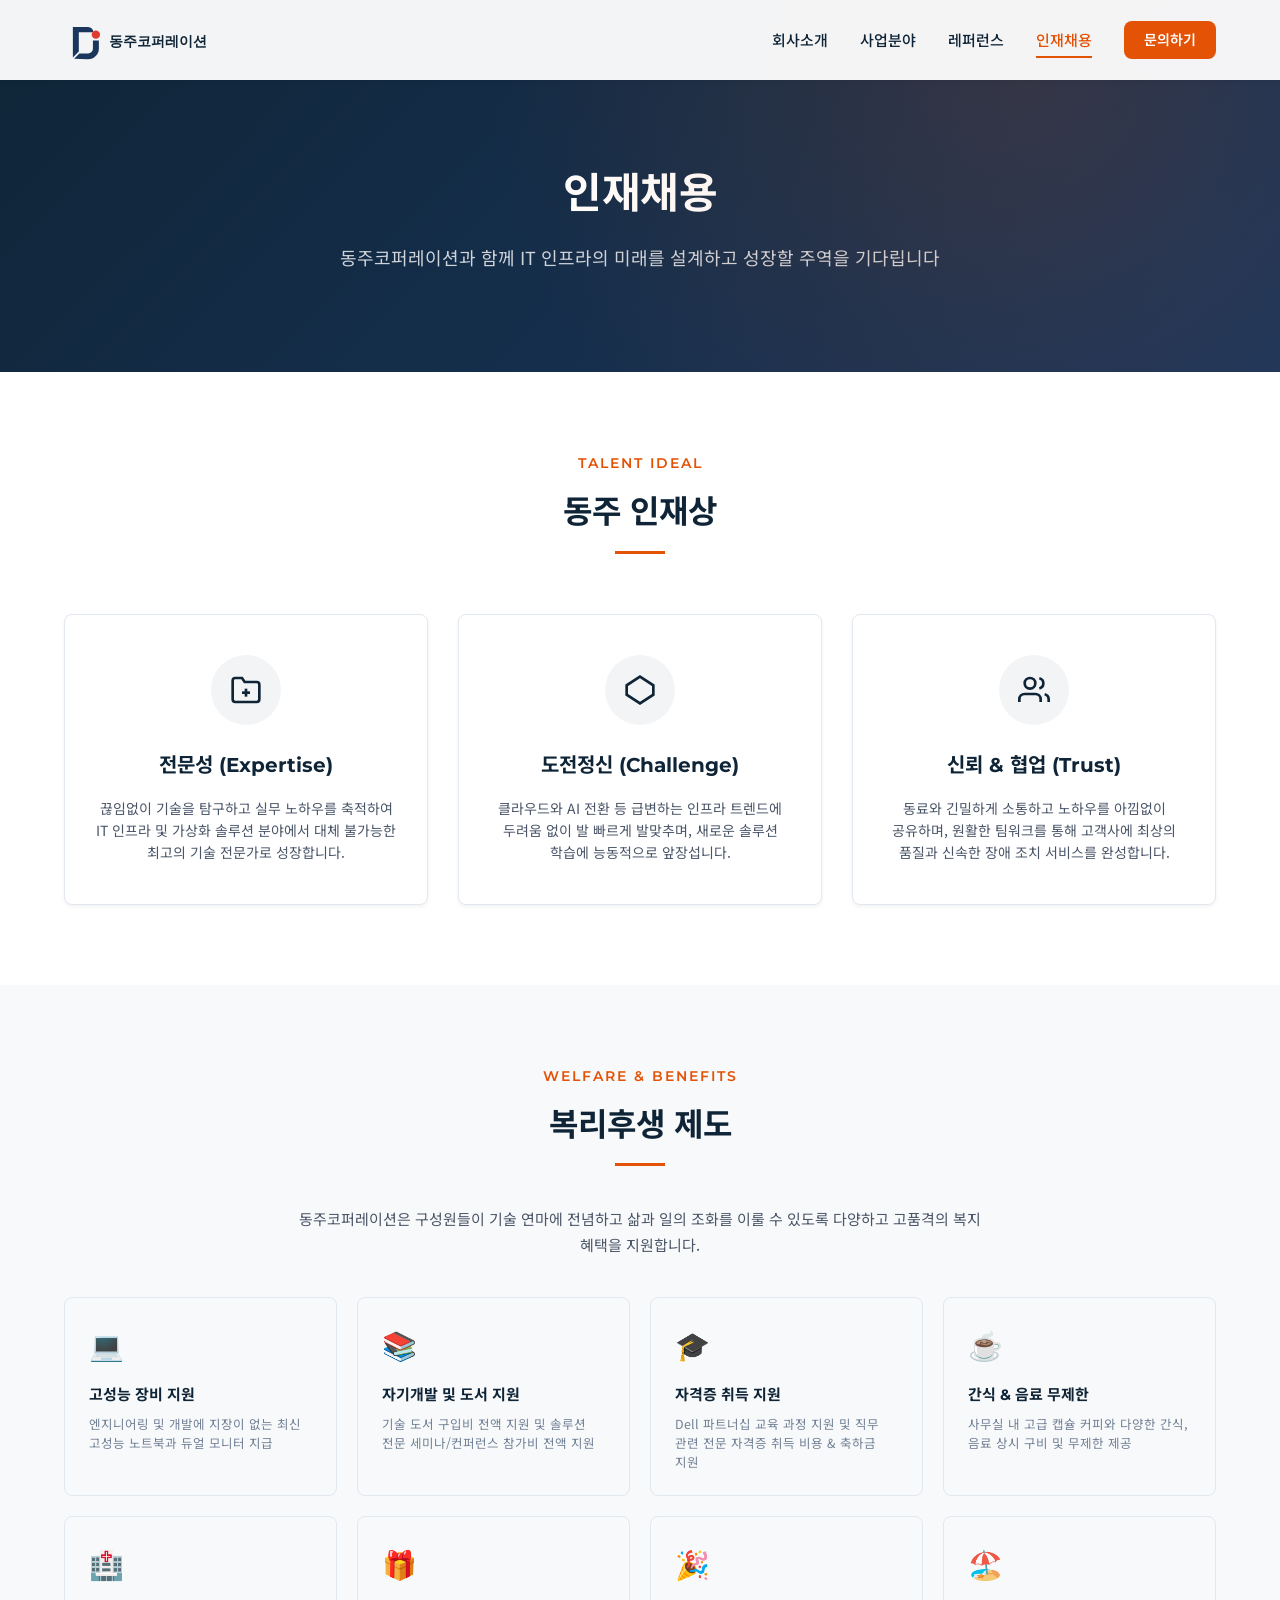
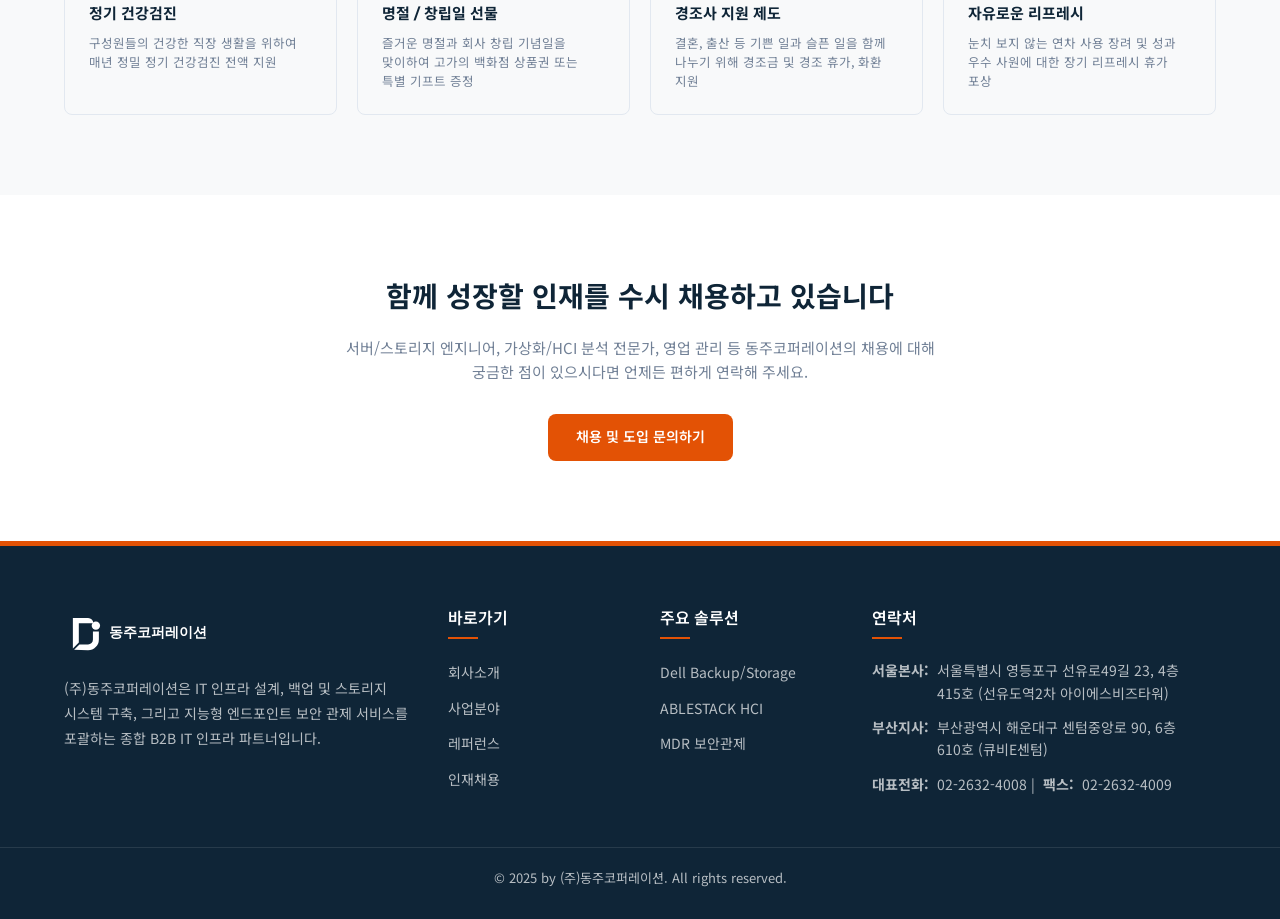
<file: dongju-coporation-renewal-v2/careers.html>
﻿<!DOCTYPE html>
<html lang="ko">
<head>
  <meta charset="UTF-8">
  <meta name="viewport" content="width=device-width, initial-scale=1.0">
  <title>인재채용 | (주)동주코퍼레이션</title>
  <meta name="description" content="동주코퍼레이션의 추구하는 인재상과 복리후생 제도를 확인하고 미래를 함께 열어갈 인프라 전문가 채용에 지원하세요.">
  <link rel="stylesheet" href="css/style.css">
</head>
<body>

  <!-- Header Section -->
  <header class="header">
    <div class="container header-container">
      <a href="index.html" class="logo-link">
        <img src="images/logo.svg" alt="동주코퍼레이션 로고" class="logo-img">
      </a>
      <button class="menu-toggle" aria-label="메뉴 열기">
        <span></span>
        <span></span>
        <span></span>
      </button>
      <nav class="nav-menu">
        <div class="nav-item">
          <a href="about.html" class="nav-link">회사소개</a>
          <div class="nav-dropdown">
            <a href="about.html#ceo" class="dropdown-link">CEO 인사말</a>
            <a href="about.html#vision" class="dropdown-link">회사 개요 및 비전</a>
            <a href="about.html#org" class="dropdown-link">조직도</a>
            <a href="about.html#location" class="dropdown-link">오시는 길</a>
          </div>
        </div>
        <div class="nav-item">
          <a href="solutions.html" class="nav-link">사업분야</a>
          <div class="nav-dropdown">
            <a href="solutions.html?tab=dell" class="dropdown-link">Dell Technologies</a>
            <a href="solutions.html?tab=ablestack" class="dropdown-link">ABLESTACK</a>
            <a href="solutions.html?tab=mdr" class="dropdown-link">MDR</a>
          </div>
        </div>
        <div class="nav-item">
          <a href="references.html" class="nav-link">레퍼런스</a>
        </div>
        <div class="nav-item">
          <a href="careers.html" class="nav-link">인재채용</a>
        </div>
        <div class="nav-item">
          <a href="contact.html" class="btn btn-primary" style="padding: 8px 20px; font-size: 14px; color: #FFFFFF;">문의하기</a>
        </div>
      </nav>
    </div>
  </header>

  <!-- Page Hero -->
  <section class="page-hero">
    <div class="container">
      <h1 class="page-title">인재채용</h1>
      <p class="page-subtitle">동주코퍼레이션과 함께 IT 인프라의 미래를 설계하고 성장할 주역을 기다립니다</p>
    </div>
  </section>

  <!-- Talent / Ideal Candidate Section -->
  <section class="section">
    <div class="container">
      <div class="section-title-wrap">
        <span class="section-tag">Talent Ideal</span>
        <h2 class="section-title">동주 인재상</h2>
      </div>

      <div class="careers-grid">
        <!-- Card 1 -->
        <div class="career-card">
          <div class="career-icon-wrap">
            <svg xmlns="http://www.w3.org/2000/svg" width="32" height="32" viewBox="0 0 24 24" fill="none" stroke="currentColor" stroke-width="2"><path d="M22 19a2 2 0 0 1-2 2H4a2 2 0 0 1-2-2V5a2 2 0 0 1 2-2h5l2 3h9a2 2 0 0 1 2 2z"/><path d="M12 11v6"/><path d="M9 14h6"/></svg>
          </div>
          <h3 class="career-card-title">전문성 (Expertise)</h3>
          <p class="career-card-desc">끊임없이 기술을 탐구하고 실무 노하우를 축적하여 IT 인프라 및 가상화 솔루션 분야에서 대체 불가능한 최고의 기술 전문가로 성장합니다.</p>
        </div>

        <!-- Card 2 -->
        <div class="career-card">
          <div class="career-icon-wrap">
            <svg xmlns="http://www.w3.org/2000/svg" width="32" height="32" viewBox="0 0 24 24" fill="none" stroke="currentColor" stroke-width="2"><polygon points="12 2 22 8.5 22 15.5 12 22 2 15.5 2 8.5"/></svg>
          </div>
          <h3 class="career-card-title">도전정신 (Challenge)</h3>
          <p class="career-card-desc">클라우드와 AI 전환 등 급변하는 인프라 트렌드에 두려움 없이 발 빠르게 발맞추며, 새로운 솔루션 학습에 능동적으로 앞장섭니다.</p>
        </div>

        <!-- Card 3 -->
        <div class="career-card">
          <div class="career-icon-wrap">
            <svg xmlns="http://www.w3.org/2000/svg" width="32" height="32" viewBox="0 0 24 24" fill="none" stroke="currentColor" stroke-width="2"><path d="M17 21v-2a4 4 0 0 0-4-4H5a4 4 0 0 0-4 4v2"/><circle cx="9" cy="7" r="4"/><path d="M23 21v-2a4 4 0 0 0-3-3.87"/><path d="M16 3.13a4 4 0 0 1 0 7.75"/></svg>
          </div>
          <h3 class="career-card-title">신뢰 & 협업 (Trust)</h3>
          <p class="career-card-desc">동료와 긴밀하게 소통하고 노하우를 아낌없이 공유하며, 원활한 팀워크를 통해 고객사에 최상의 품질과 신속한 장애 조치 서비스를 완성합니다.</p>
        </div>
      </div>
    </div>
  </section>

  <!-- Welfare / Benefits Section -->
  <section class="section section-bg">
    <div class="container">
      <div class="section-title-wrap">
        <span class="section-tag">Welfare & Benefits</span>
        <h2 class="section-title">복리후생 제도</h2>
      </div>

      <p style="text-align: center; max-width: 700px; margin: -20px auto 40px; font-size: 15px; line-height: 1.7;">
        동주코퍼레이션은 구성원들이 기술 연마에 전념하고 삶과 일의 조화를 이룰 수 있도록 다양하고 고품격의 복지 혜택을 지원합니다.
      </p>

      <div class="welfare-grid">
        <!-- Benefit 1 -->
        <div class="welfare-card">
          <div class="welfare-icon">💻</div>
          <h4 class="welfare-title">고성능 장비 지원</h4>
          <p class="welfare-desc">엔지니어링 및 개발에 지장이 없는 최신 고성능 노트북과 듀얼 모니터 지급</p>
        </div>
        <!-- Benefit 2 -->
        <div class="welfare-card">
          <div class="welfare-icon">📚</div>
          <h4 class="welfare-title">자기개발 및 도서 지원</h4>
          <p class="welfare-desc">기술 도서 구입비 전액 지원 및 솔루션 전문 세미나/컨퍼런스 참가비 전액 지원</p>
        </div>
        <!-- Benefit 3 -->
        <div class="welfare-card">
          <div class="welfare-icon">🎓</div>
          <h4 class="welfare-title">자격증 취득 지원</h4>
          <p class="welfare-desc">Dell 파트너십 교육 과정 지원 및 직무 관련 전문 자격증 취득 비용 & 축하금 지원</p>
        </div>
        <!-- Benefit 4 -->
        <div class="welfare-card">
          <div class="welfare-icon">☕</div>
          <h4 class="welfare-title">간식 & 음료 무제한</h4>
          <p class="welfare-desc">사무실 내 고급 캡슐 커피와 다양한 간식, 음료 상시 구비 및 무제한 제공</p>
        </div>
        <!-- Benefit 5 -->
        <div class="welfare-card">
          <div class="welfare-icon">🏥</div>
          <h4 class="welfare-title">정기 건강검진</h4>
          <p class="welfare-desc">구성원들의 건강한 직장 생활을 위하여 매년 정밀 정기 건강검진 전액 지원</p>
        </div>
        <!-- Benefit 6 -->
        <div class="welfare-card">
          <div class="welfare-icon">🎁</div>
          <h4 class="welfare-title">명절 / 창립일 선물</h4>
          <p class="welfare-desc">즐거운 명절과 회사 창립 기념일을 맞이하여 고가의 백화점 상품권 또는 특별 기프트 증정</p>
        </div>
        <!-- Benefit 7 -->
        <div class="welfare-card">
          <div class="welfare-icon">🎉</div>
          <h4 class="welfare-title">경조사 지원 제도</h4>
          <p class="welfare-desc">결혼, 출산 등 기쁜 일과 슬픈 일을 함께 나누기 위해 경조금 및 경조 휴가, 화환 지원</p>
        </div>
        <!-- Benefit 8 -->
        <div class="welfare-card">
          <div class="welfare-icon">🏖️</div>
          <h4 class="welfare-title">자유로운 리프레시</h4>
          <p class="welfare-desc">눈치 보지 않는 연차 사용 장려 및 성과 우수 사원에 대한 장기 리프레시 휴가 포상</p>
        </div>
      </div>
    </div>
  </section>

  <!-- CTA to Contact -->
  <section class="section text-center">
    <div class="container">
      <h2 style="font-family: var(--font-heading); font-size: 28px; font-weight: 700; color: var(--primary); margin-bottom: 16px;">함께 성장할 인재를 수시 채용하고 있습니다</h2>
      <p style="max-width: 600px; margin: 0 auto 30px; font-size: 15px; color: var(--text-light);">
        서버/스토리지 엔지니어, 가상화/HCI 분석 전문가, 영업 관리 등 동주코퍼레이션의 채용에 대해 궁금한 점이 있으시다면 언제든 편하게 연락해 주세요.
      </p>
      <a href="contact.html" class="btn btn-primary">채용 및 도입 문의하기</a>
    </div>
  </section>

  <!-- Footer Section -->
  <footer class="footer">
    <div class="container footer-grid">
      <div class="footer-info">
        <a href="index.html" class="logo-link">
          <img src="images/logo.svg" alt="동주코퍼레이션 로고" class="logo-img">
        </a>
        <p class="footer-text" style="margin-top: 15px;">
          (주)동주코퍼레이션은 IT 인프라 설계, 백업 및 스토리지 시스템 구축, 그리고 지능형 엔드포인트 보안 관제 서비스를 포괄하는 종합 B2B IT 인프라 파트너입니다.
        </p>
      </div>
      <div class="footer-links">
        <h4 class="footer-title">바로가기</h4>
        <ul>
          <li><a href="about.html">회사소개</a></li>
          <li><a href="solutions.html">사업분야</a></li>
          <li><a href="references.html">레퍼런스</a></li>
          <li><a href="careers.html">인재채용</a></li>
        </ul>
      </div>
      <div class="footer-links">
        <h4 class="footer-title">주요 솔루션</h4>
        <ul>
          <li><a href="solutions.html?tab=dell">Dell Backup/Storage</a></li>
          <li><a href="solutions.html?tab=ablestack">ABLESTACK HCI</a></li>
          <li><a href="solutions.html?tab=mdr">MDR 보안관제</a></li>
        </ul>
      </div>
      <div class="footer-contact">
        <h4 class="footer-title">연락처</h4>
        <p><strong>서울본사:</strong> 서울특별시 영등포구 선유로49길 23, 4층 415호 (선유도역2차 아이에스비즈타워)</p>
        <p><strong>부산지사:</strong> 부산광역시 해운대구 센텀중앙로 90, 6층 610호 (큐비E센텀)</p>
        <p><strong>대표전화:</strong> 02-2632-4008 | <strong>팩스:</strong> 02-2632-4009</p>
      </div>
    </div>
    <div class="footer-bottom">
      <p>&copy; 2025 by (주)동주코퍼레이션. All rights reserved.</p>
    </div>
  </footer>

  <script src="js/main.js"></script>
</body>
</html>
</file>
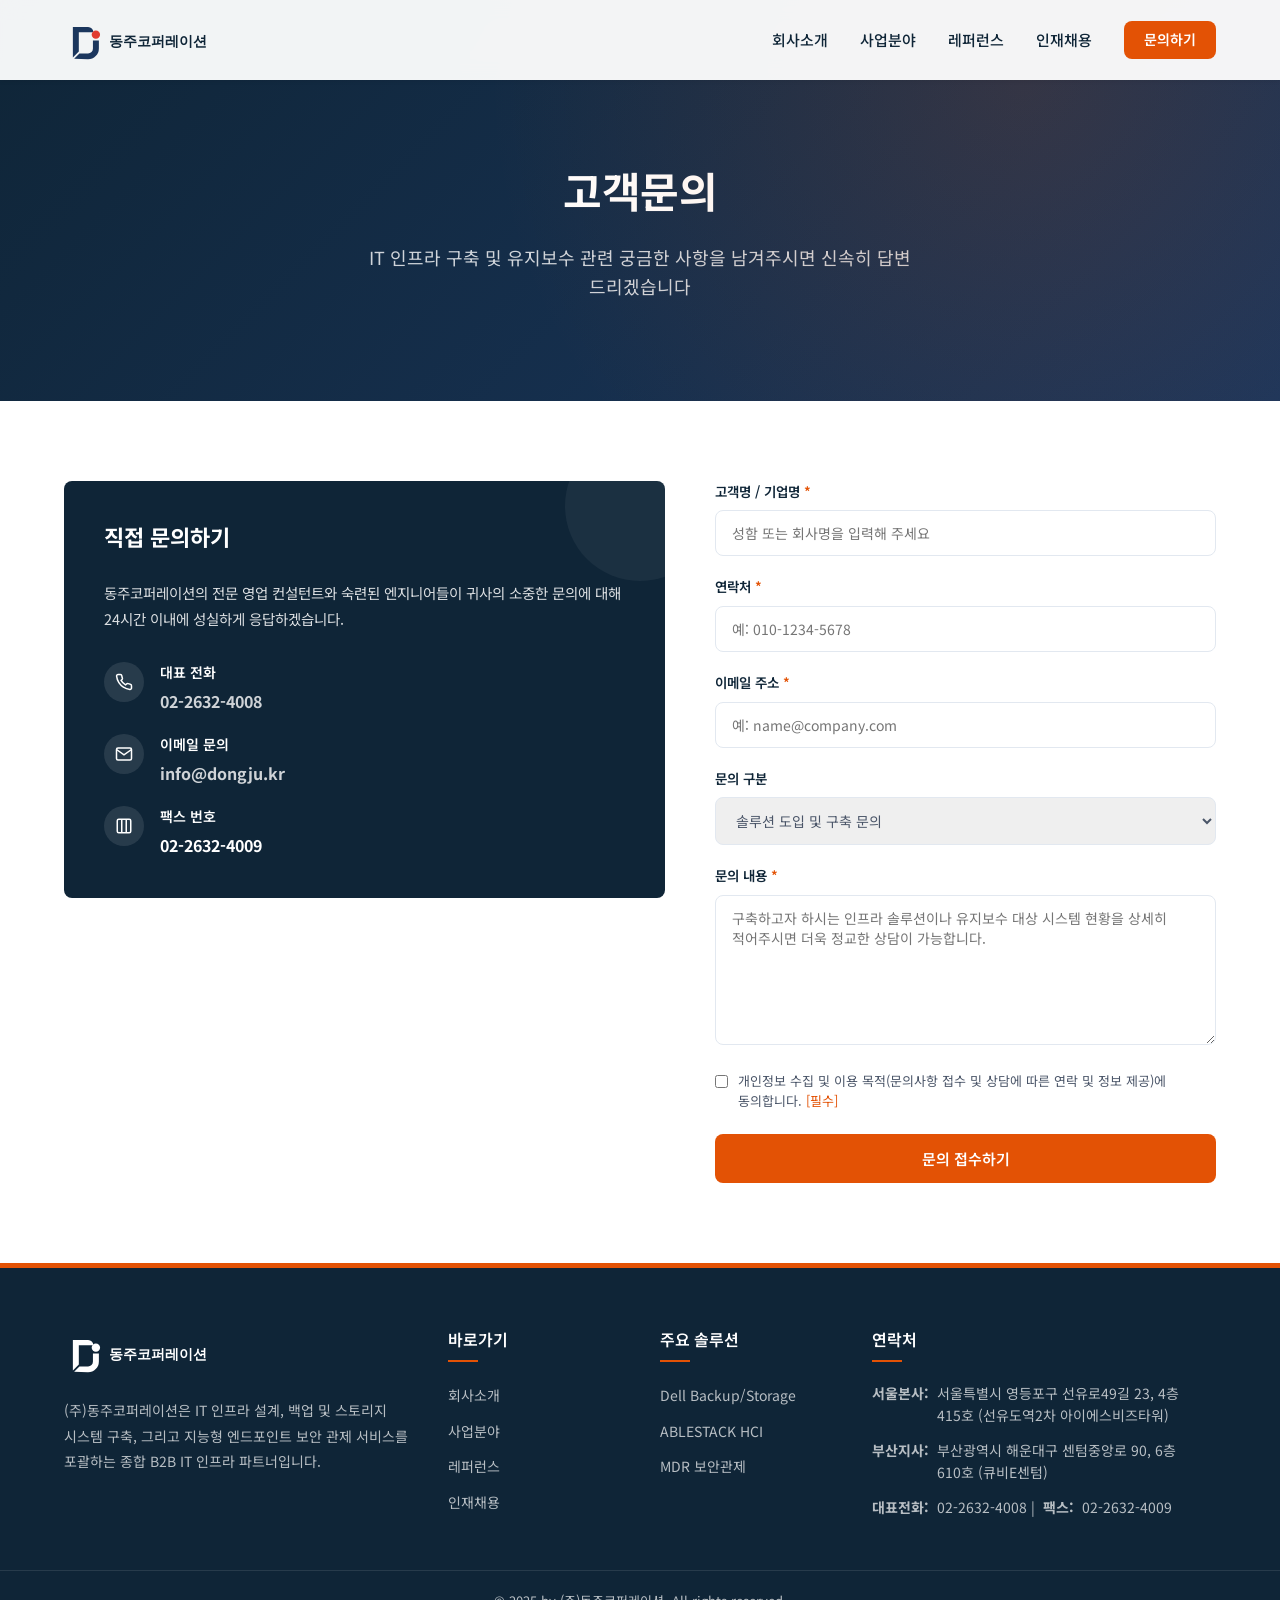
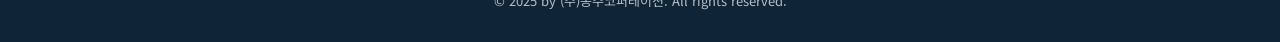
<file: dongju-coporation-renewal-v2/contact.html>
<!DOCTYPE html>
<html lang="ko">
<head>
  <meta charset="UTF-8">
  <meta name="viewport" content="width=device-width, initial-scale=1.0">
  <title>고객문의 | (주)동주코퍼레이션</title>
  <meta name="description" content="동주코퍼레이션의 IT 인프라 솔루션 도입 및 유지보수 견적 문의 접수를 남기거나 담당자 직접 연락처를 확인해 보세요.">
  <link rel="stylesheet" href="css/style.css">
</head>
<body>

  <!-- Header Section -->
  <header class="header">
    <div class="container header-container">
      <a href="index.html" class="logo-link">
        <img src="images/logo.svg" alt="동주코퍼레이션 로고" class="logo-img">
      </a>
      <button class="menu-toggle" aria-label="메뉴 열기">
        <span></span>
        <span></span>
        <span></span>
      </button>
      <nav class="nav-menu">
        <div class="nav-item">
          <a href="about.html" class="nav-link">회사소개</a>
          <div class="nav-dropdown">
            <a href="about.html#ceo" class="dropdown-link">CEO 인사말</a>
            <a href="about.html#vision" class="dropdown-link">회사 개요 및 비전</a>
            <a href="about.html#org" class="dropdown-link">조직도</a>
            <a href="about.html#location" class="dropdown-link">오시는 길</a>
          </div>
        </div>
        <div class="nav-item">
          <a href="solutions.html" class="nav-link">사업분야</a>
          <div class="nav-dropdown">
            <a href="solutions.html?tab=dell" class="dropdown-link">Dell Technologies</a>
            <a href="solutions.html?tab=ablestack" class="dropdown-link">ABLESTACK</a>
            <a href="solutions.html?tab=mdr" class="dropdown-link">MDR</a>
          </div>
        </div>
        <div class="nav-item">
          <a href="references.html" class="nav-link">레퍼런스</a>
        </div>
        <div class="nav-item">
          <a href="careers.html" class="nav-link">인재채용</a>
        </div>
        <div class="nav-item">
          <a href="contact.html" class="btn btn-primary" style="padding: 8px 20px; font-size: 14px; color: #FFFFFF;">문의하기</a>
        </div>
      </nav>
    </div>
  </header>

  <!-- Page Hero -->
  <section class="page-hero">
    <div class="container">
      <h1 class="page-title">고객문의</h1>
      <p class="page-subtitle">IT 인프라 구축 및 유지보수 관련 궁금한 사항을 남겨주시면 신속히 답변 드리겠습니다</p>
    </div>
  </section>

  <!-- Contact Section -->
  <section class="section">
    <div class="container">
      <div class="contact-grid">
        
        <!-- Contact Info Panel (Left) -->
        <div class="contact-info-panel">
          <h3 class="contact-info-title">직접 문의하기</h3>
          <p class="contact-info-desc" style="line-height: 1.8; margin-bottom: 30px;">
            동주코퍼레이션의 전문 영업 컨설턴트와 숙련된 엔지니어들이 귀사의 소중한 문의에 대해 24시간 이내에 성실하게 응답하겠습니다.
          </p>
          
          <div class="contact-details">
            <!-- 대표 전화 -->
            <div class="contact-detail-item">
              <div class="contact-detail-icon">
                <svg xmlns="http://www.w3.org/2000/svg" width="18" height="18" viewBox="0 0 24 24" fill="none" stroke="currentColor" stroke-width="2"><path d="M22 16.92v3a2 2 0 0 1-2.18 2 19.79 19.79 0 0 1-8.63-3.07 19.5 19.5 0 0 1-6-6 19.79 19.79 0 0 1-3.07-8.67A2 2 0 0 1 4.11 2h3a2 2 0 0 1 2 1.72 12.84 12.84 0 0 0 .7 2.81 2 2 0 0 1-.45 2.11L8.09 9.91a16 16 0 0 0 6 6l1.27-1.27a2 2 0 0 1 2.11-.45 12.84 12.84 0 0 0 2.81.7A2 2 0 0 1 22 16.92z"/></svg>
              </div>
              <div class="contact-detail-content">
                <h5>대표 전화</h5>
                <p><a href="tel:0226324008" style="font-size: 16px; font-weight: 700; opacity: 1; color: #FFFFFF;">02-2632-4008</a></p>
              </div>
            </div>

            <!-- 이메일 문의 -->
            <div class="contact-detail-item">
              <div class="contact-detail-icon">
                <svg xmlns="http://www.w3.org/2000/svg" width="18" height="18" viewBox="0 0 24 24" fill="none" stroke="currentColor" stroke-width="2"><path d="M4 4h16c1.1 0 2 .9 2 2v12c0 1.1-.9 2-2 2H4c-1.1 0-2-.9-2-2V6c0-1.1.9-2 2-2z"/><polyline points="22,6 12,13 2,6"/></svg>
              </div>
              <div class="contact-detail-content">
                <h5>이메일 문의</h5>
                <p><a href="mailto:info@dongju.kr" style="font-size: 16px; font-weight: 700; opacity: 1; color: #FFFFFF;">info@dongju.kr</a></p>
              </div>
            </div>

            <!-- 팩스 번호 -->
            <div class="contact-detail-item">
              <div class="contact-detail-icon">
                <svg xmlns="http://www.w3.org/2000/svg" width="18" height="18" viewBox="0 0 24 24" fill="none" stroke="currentColor" stroke-width="2"><rect x="3" y="3" width="18" height="18" rx="2" ry="2"/><line x1="9" y1="3" x2="9" y2="21"/><line x1="15" y1="3" x2="15" y2="21"/></svg>
              </div>
              <div class="contact-detail-content">
                <h5>팩스 번호</h5>
                <p style="font-size: 16px; font-weight: 700; opacity: 1; color: #FFFFFF;">02-2632-4009</p>
              </div>
            </div>
          </div>
        </div>

        <!-- Contact Form Panel (Right) -->
        <div class="contact-form-panel">
          <form id="contactForm" novalidate>
            <!-- Name -->
            <div class="form-group">
              <label for="name" class="form-label">고객명 / 기업명 <span style="color: var(--accent);">*</span></label>
              <input type="text" id="name" class="form-control" placeholder="성함 또는 회사명을 입력해 주세요" required>
            </div>
            
            <!-- Phone -->
            <div class="form-group">
              <label for="tel" class="form-label">연락처 <span style="color: var(--accent);">*</span></label>
              <input type="tel" id="tel" class="form-control" placeholder="예: 010-1234-5678" required>
            </div>
            
            <!-- Email -->
            <div class="form-group">
              <label for="email" class="form-label">이메일 주소 <span style="color: var(--accent);">*</span></label>
              <input type="email" id="email" class="form-control" placeholder="예: name@company.com" required>
            </div>

            <!-- Inquiry Type -->
            <div class="form-group">
              <label for="type" class="form-label">문의 구분</label>
              <select id="type" class="form-control">
                <option value="intro">솔루션 도입 및 구축 문의</option>
                <option value="maintenance">시스템 유지보수 문의</option>
                <option value="career">인재 채용 관련 문의</option>
                <option value="etc">기타 일반 문의</option>
              </select>
            </div>

            <!-- Content -->
            <div class="form-group">
              <label for="message" class="form-label">문의 내용 <span style="color: var(--accent);">*</span></label>
              <textarea id="message" class="form-control" placeholder="구축하고자 하시는 인프라 솔루션이나 유지보수 대상 시스템 현황을 상세히 적어주시면 더욱 정교한 상담이 가능합니다." required></textarea>
            </div>

            <!-- Consent Checkbox -->
            <div class="checkbox-group">
              <input type="checkbox" id="agree" required>
              <label for="agree" class="checkbox-label">
                개인정보 수집 및 이용 목적(문의사항 접수 및 상담에 따른 연락 및 정보 제공)에 동의합니다. <span style="color: var(--accent);">[필수]</span>
              </label>
            </div>

            <!-- Submit Button -->
            <button type="submit" class="btn btn-primary" style="width: 100%; padding: 14px; font-size: 15px;">문의 접수하기</button>
          </form>
        </div>

      </div>
    </div>
  </section>

  <!-- Footer Section -->
  <footer class="footer">
    <div class="container footer-grid">
      <div class="footer-info">
        <a href="index.html" class="logo-link">
          <img src="images/logo.svg" alt="동주코퍼레이션 로고" class="logo-img">
        </a>
        <p class="footer-text" style="margin-top: 15px;">
          (주)동주코퍼레이션은 IT 인프라 설계, 백업 및 스토리지 시스템 구축, 그리고 지능형 엔드포인트 보안 관제 서비스를 포괄하는 종합 B2B IT 인프라 파트너입니다.
        </p>
      </div>
      <div class="footer-links">
        <h4 class="footer-title">바로가기</h4>
        <ul>
          <li><a href="about.html">회사소개</a></li>
          <li><a href="solutions.html">사업분야</a></li>
          <li><a href="references.html">레퍼런스</a></li>
          <li><a href="careers.html">인재채용</a></li>
        </ul>
      </div>
      <div class="footer-links">
        <h4 class="footer-title">주요 솔루션</h4>
        <ul>
          <li><a href="solutions.html?tab=dell">Dell Backup/Storage</a></li>
          <li><a href="solutions.html?tab=ablestack">ABLESTACK HCI</a></li>
          <li><a href="solutions.html?tab=mdr">MDR 보안관제</a></li>
        </ul>
      </div>
      <div class="footer-contact">
        <h4 class="footer-title">연락처</h4>
        <p><strong>서울본사:</strong> 서울특별시 영등포구 선유로49길 23, 4층 415호 (선유도역2차 아이에스비즈타워)</p>
        <p><strong>부산지사:</strong> 부산광역시 해운대구 센텀중앙로 90, 6층 610호 (큐비E센텀)</p>
        <p><strong>대표전화:</strong> 02-2632-4008 | <strong>팩스:</strong> 02-2632-4009</p>
      </div>
    </div>
    <div class="footer-bottom">
      <p>&copy; 2025 by (주)동주코퍼레이션. All rights reserved.</p>
    </div>
  </footer>

  <script src="js/main.js"></script>
</body>
</html>
</file>
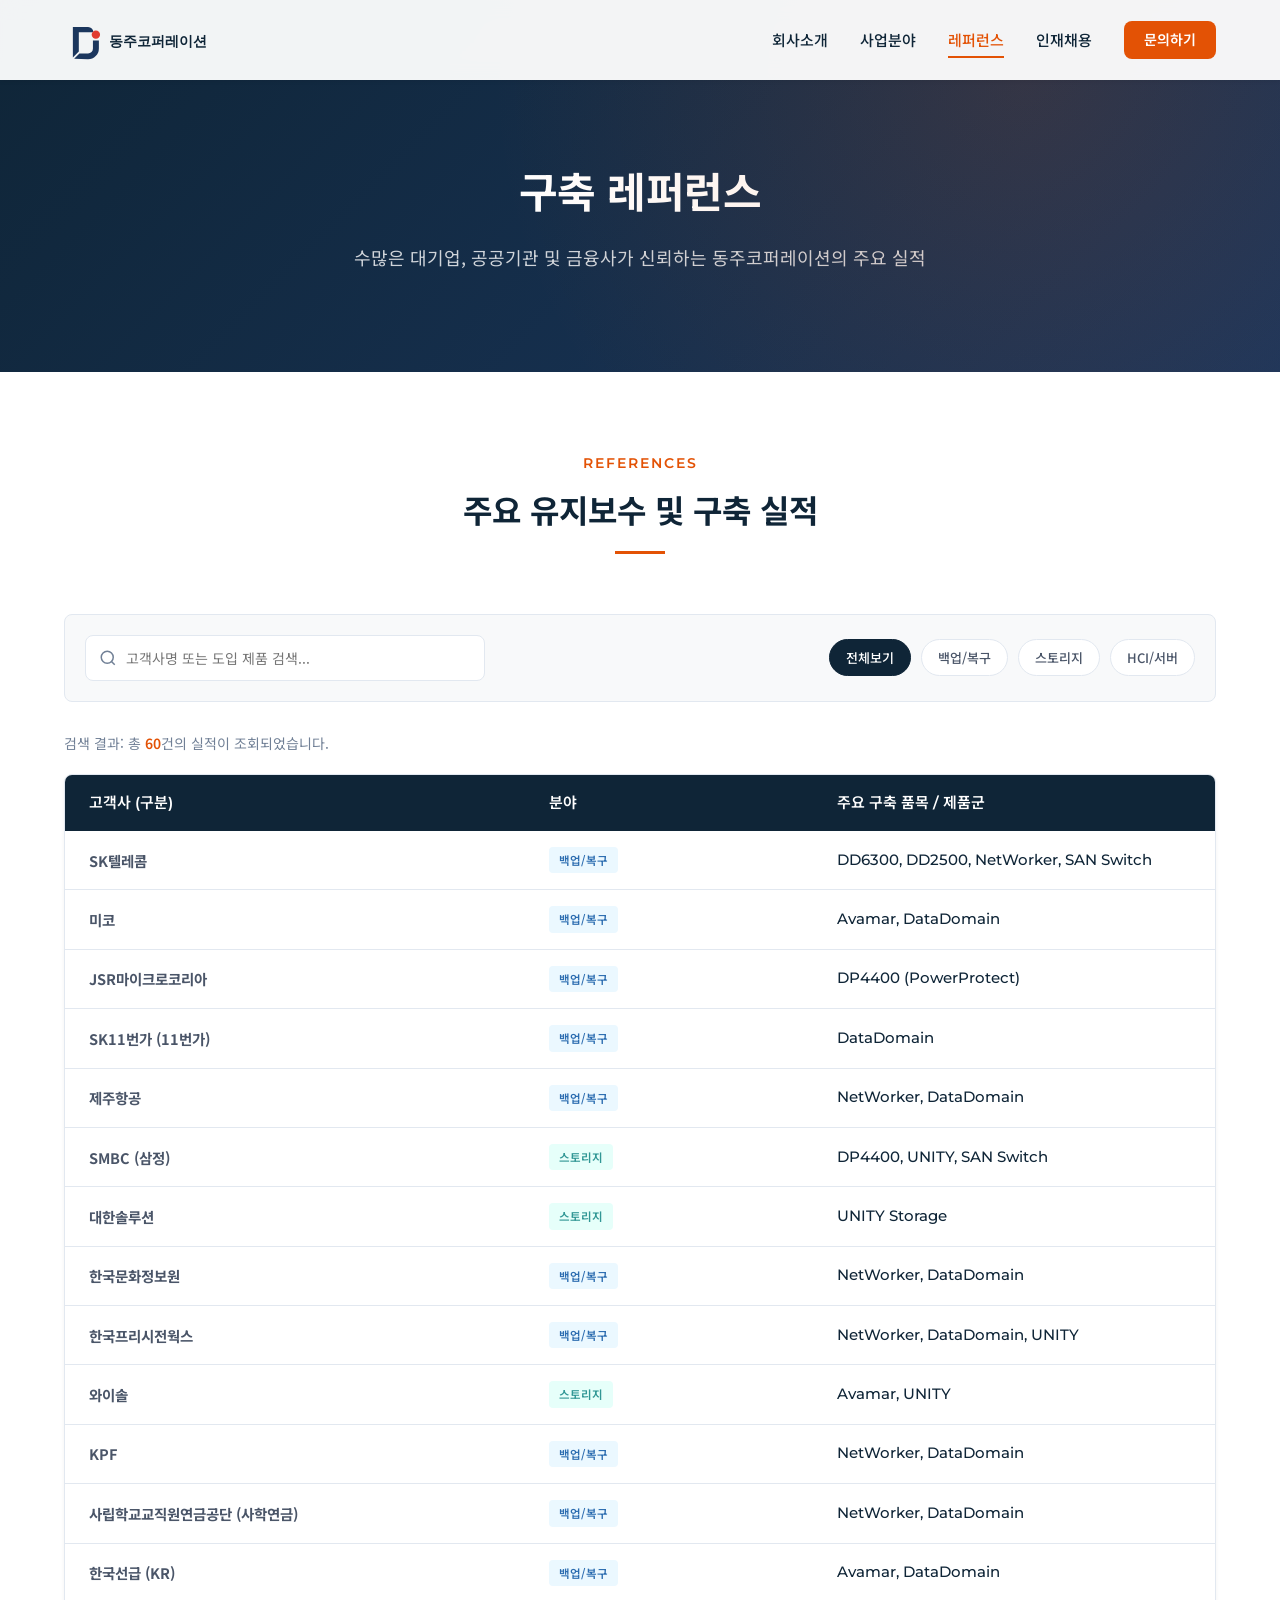
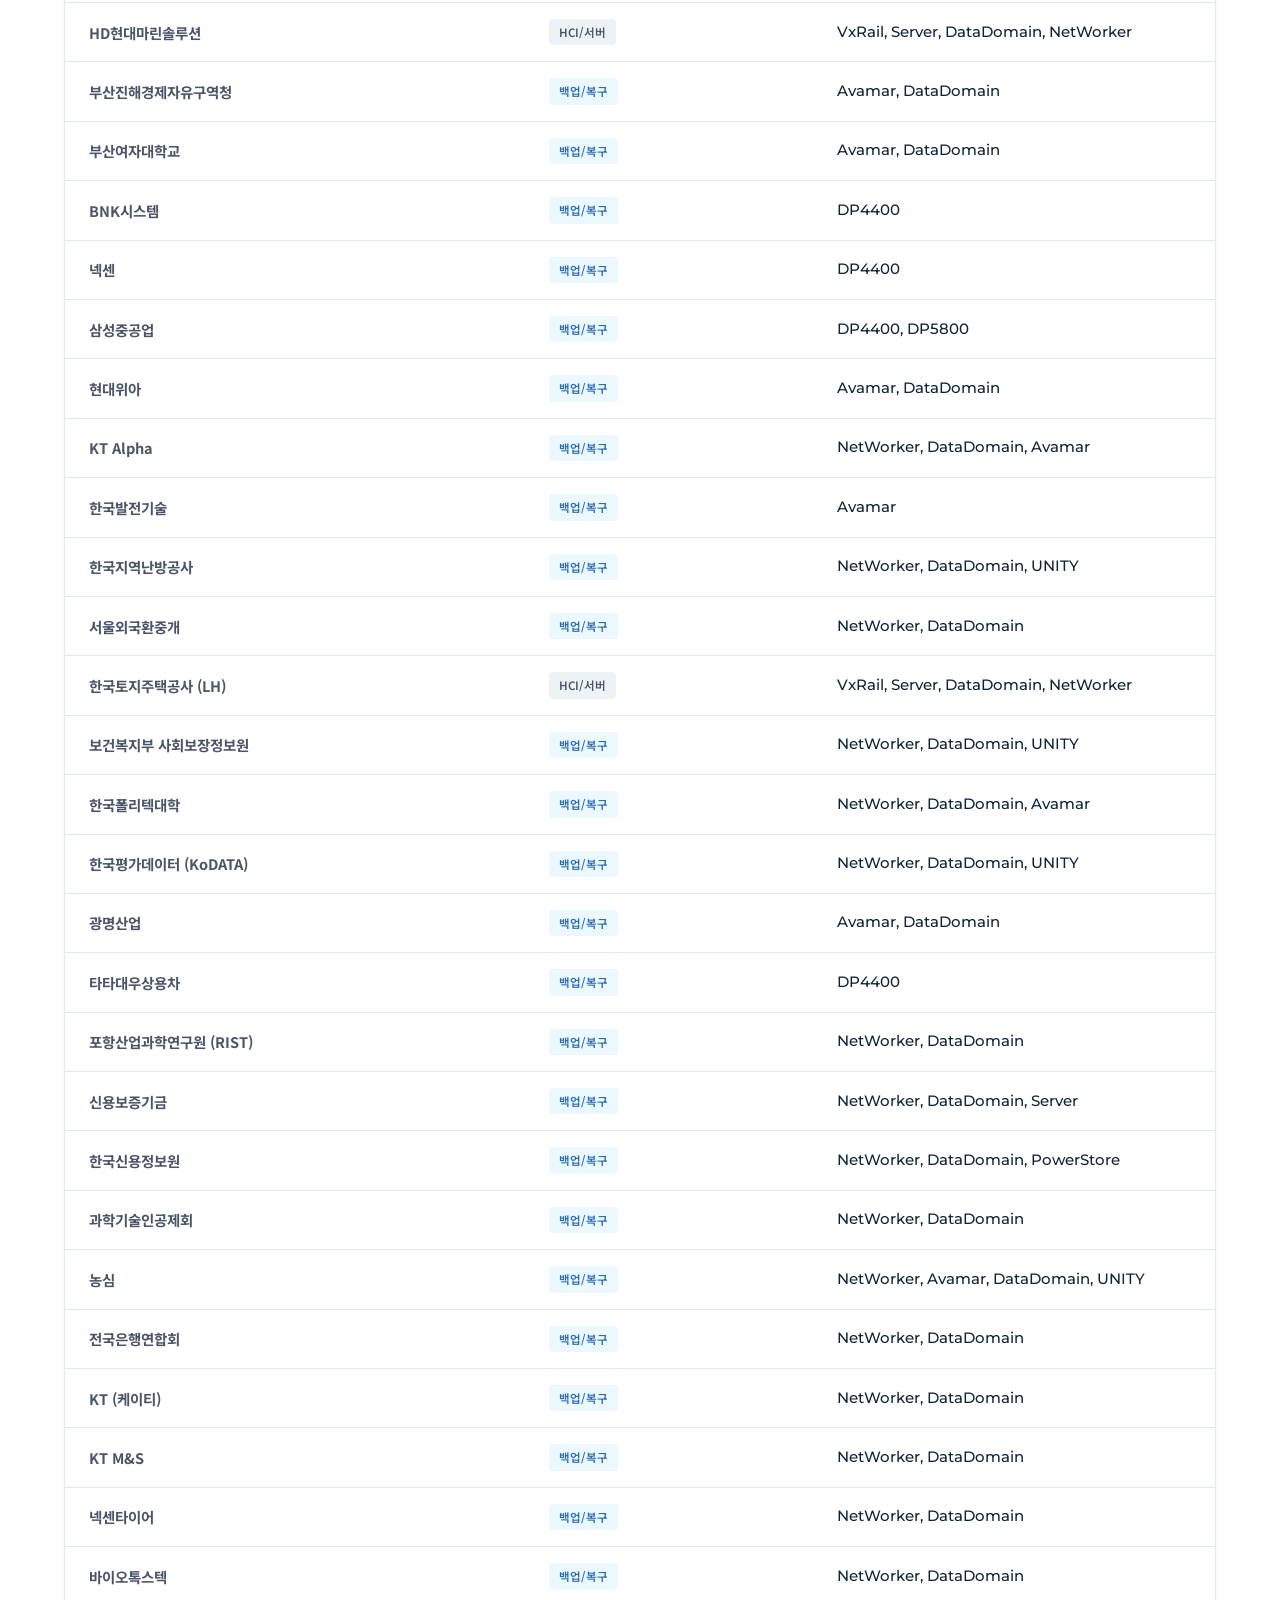
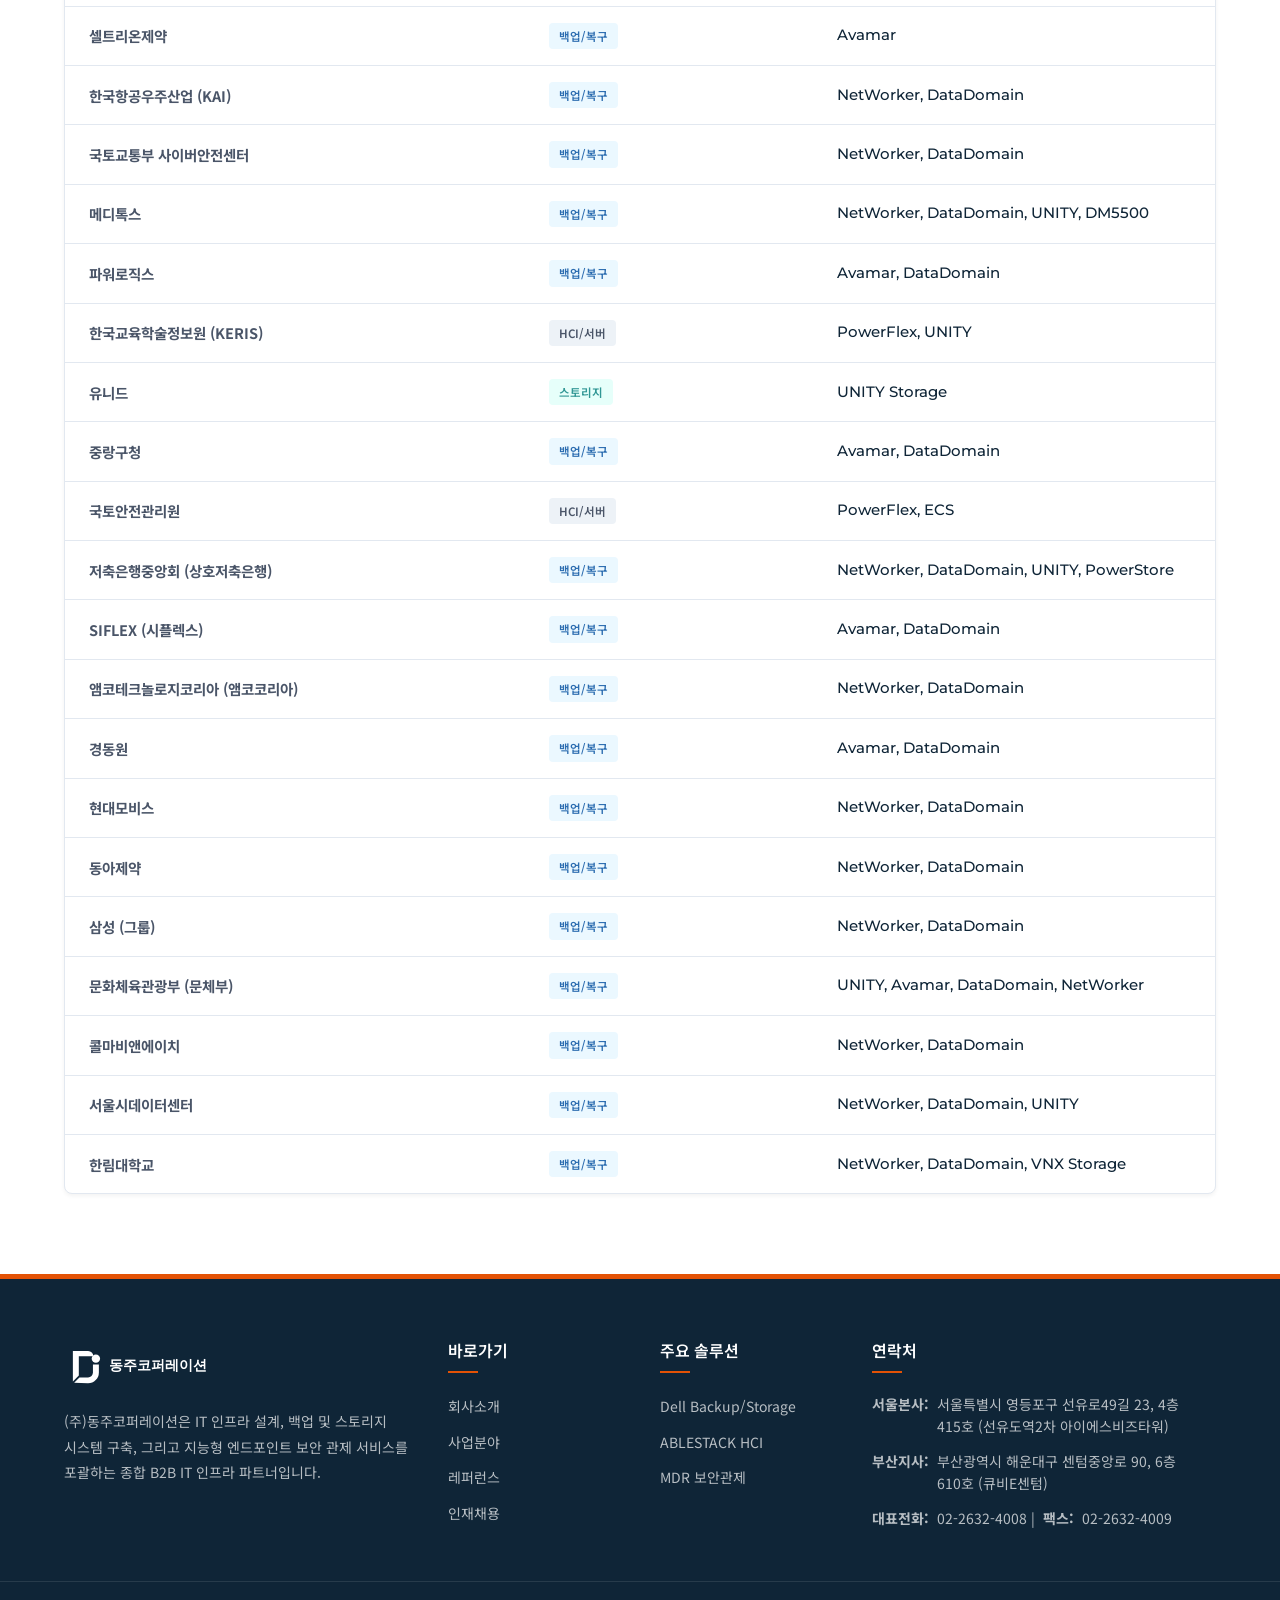
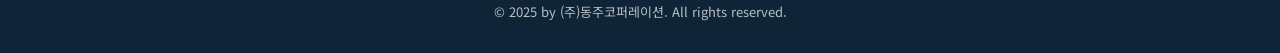
<file: dongju-coporation-renewal-v2/references.html>
﻿<!DOCTYPE html>
<html lang="ko">
<head>
  <meta charset="UTF-8">
  <meta name="viewport" content="width=device-width, initial-scale=1.0">
  <title>레퍼런스 | (주)동주코퍼레이션</title>
  <meta name="description" content="대기업, 공공기관, 금융권 등 (주)동주코퍼레이션의 IT 인프라 및 백업 시스템 구축 실적을 소개합니다.">
  <link rel="stylesheet" href="css/style.css">
</head>
<body>

  <!-- Header Section -->
  <header class="header">
    <div class="container header-container">
      <a href="index.html" class="logo-link">
        <img src="images/logo.svg" alt="동주코퍼레이션 로고" class="logo-img">
      </a>
      <button class="menu-toggle" aria-label="메뉴 열기">
        <span></span>
        <span></span>
        <span></span>
      </button>
      <nav class="nav-menu">
        <div class="nav-item">
          <a href="about.html" class="nav-link">회사소개</a>
          <div class="nav-dropdown">
            <a href="about.html#ceo" class="dropdown-link">CEO 인사말</a>
            <a href="about.html#vision" class="dropdown-link">회사 개요 및 비전</a>
            <a href="about.html#org" class="dropdown-link">조직도</a>
            <a href="about.html#location" class="dropdown-link">오시는 길</a>
          </div>
        </div>
        <div class="nav-item">
          <a href="solutions.html" class="nav-link">사업분야</a>
          <div class="nav-dropdown">
            <a href="solutions.html?tab=dell" class="dropdown-link">Dell Technologies</a>
            <a href="solutions.html?tab=ablestack" class="dropdown-link">ABLESTACK</a>
            <a href="solutions.html?tab=mdr" class="dropdown-link">MDR</a>
          </div>
        </div>
        <div class="nav-item">
          <a href="references.html" class="nav-link">레퍼런스</a>
        </div>
        <div class="nav-item">
          <a href="careers.html" class="nav-link">인재채용</a>
        </div>
        <div class="nav-item">
          <a href="contact.html" class="btn btn-primary" style="padding: 8px 20px; font-size: 14px; color: #FFFFFF;">문의하기</a>
        </div>
      </nav>
    </div>
  </header>

  <!-- Page Hero -->
  <section class="page-hero">
    <div class="container">
      <h1 class="page-title">구축 레퍼런스</h1>
      <p class="page-subtitle">수많은 대기업, 공공기관 및 금융사가 신뢰하는 동주코퍼레이션의 주요 실적</p>
    </div>
  </section>

  <!-- References Section -->
  <section class="section">
    <div class="container">
      <div class="section-title-wrap">
        <span class="section-tag">References</span>
        <h2 class="section-title">주요 유지보수 및 구축 실적</h2>
      </div>

      <!-- Filter Controls -->
      <div class="filter-controls">
        <div class="search-input-wrapper">
          <svg class="search-icon" xmlns="http://www.w3.org/2000/svg" width="18" height="18" viewBox="0 0 24 24" fill="none" stroke="currentColor" stroke-width="2"><circle cx="11" cy="11" r="8"/><line x1="21" y1="21" x2="16.65" y2="16.65"/></svg>
          <input type="text" id="refSearch" class="search-input" placeholder="고객사명 또는 도입 제품 검색...">
        </div>
        <div class="filter-tags">
          <button class="filter-tag-btn active" data-filter="all">전체보기</button>
          <button class="filter-tag-btn" data-filter="backup">백업/복구</button>
          <button class="filter-tag-btn" data-filter="storage">스토리지</button>
          <button class="filter-tag-btn" data-filter="hci">HCI/서버</button>
        </div>
      </div>

      <!-- Stats Summary -->
      <div class="ref-stats-summary">
        검색 결과: 총 <span id="resultCount">58</span>건의 실적이 조회되었습니다.
      </div>

      <!-- Interactive Table -->
      <div class="ref-table-wrapper">
        <table class="ref-table">
          <thead>
            <tr>
              <th style="width: 40%;">고객사 (구분)</th>
              <th style="width: 25%;">분야</th>
              <th style="width: 35%;">주요 구축 품목 / 제품군</th>
            </tr>
          </thead>
          <tbody id="refTableBody">
            <!-- Row 1 -->
            <tr class="ref-row" data-client="SK텔레콤" data-category="backup" data-products="DD6300, DD2500, Networker, San switch">
              <td><strong>SK텔레콤</strong></td>
              <td><span class="ref-badge backup">백업/복구</span></td>
              <td class="ref-products">DD6300, DD2500, NetWorker, SAN Switch</td>
            </tr>
            <!-- Row 2 -->
            <tr class="ref-row" data-client="미코" data-category="backup" data-products="Avamar, DataDomain">
              <td><strong>미코</strong></td>
              <td><span class="ref-badge backup">백업/복구</span></td>
              <td class="ref-products">Avamar, DataDomain</td>
            </tr>
            <!-- Row 3 -->
            <tr class="ref-row" data-client="JSR마이크로코리아" data-category="backup" data-products="DP4400">
              <td><strong>JSR마이크로코리아</strong></td>
              <td><span class="ref-badge backup">백업/복구</span></td>
              <td class="ref-products">DP4400 (PowerProtect)</td>
            </tr>
            <!-- Row 4 -->
            <tr class="ref-row" data-client="SK11번가" data-category="backup" data-products="DataDomain">
              <td><strong>SK11번가 (11번가)</strong></td>
              <td><span class="ref-badge backup">백업/복구</span></td>
              <td class="ref-products">DataDomain</td>
            </tr>
            <!-- Row 5 -->
            <tr class="ref-row" data-client="제주항공" data-category="backup" data-products="NetWorker, DataDomain">
              <td><strong>제주항공</strong></td>
              <td><span class="ref-badge backup">백업/복구</span></td>
              <td class="ref-products">NetWorker, DataDomain</td>
            </tr>
            <!-- Row 6 -->
            <tr class="ref-row" data-client="SMBC" data-category="storage" data-products="DP4400, UNITY, SAN Switch">
              <td><strong>SMBC (삼정)</strong></td>
              <td><span class="ref-badge storage">스토리지</span></td>
              <td class="ref-products">DP4400, UNITY, SAN Switch</td>
            </tr>
            <!-- Row 7 -->
            <tr class="ref-row" data-client="대한솔루션" data-category="storage" data-products="UNITY">
              <td><strong>대한솔루션</strong></td>
              <td><span class="ref-badge storage">스토리지</span></td>
              <td class="ref-products">UNITY Storage</td>
            </tr>
            <!-- Row 8 -->
            <tr class="ref-row" data-client="문화정보원" data-category="backup" data-products="Networker, DataDomain">
              <td><strong>한국문화정보원</strong></td>
              <td><span class="ref-badge backup">백업/복구</span></td>
              <td class="ref-products">NetWorker, DataDomain</td>
            </tr>
            <!-- Row 9 -->
            <tr class="ref-row" data-client="한국프리시전웍스" data-category="backup" data-products="NetWorker, DataDomain, UNITY">
              <td><strong>한국프리시전웍스</strong></td>
              <td><span class="ref-badge backup">백업/복구</span></td>
              <td class="ref-products">NetWorker, DataDomain, UNITY</td>
            </tr>
            <!-- Row 10 -->
            <tr class="ref-row" data-client="와이솔" data-category="storage" data-products="Avamar, UNITY">
              <td><strong>와이솔</strong></td>
              <td><span class="ref-badge storage">스토리지</span></td>
              <td class="ref-products">Avamar, UNITY</td>
            </tr>
            <!-- Row 11 -->
            <tr class="ref-row" data-client="KPF" data-category="backup" data-products="NetWorker, DataDomain">
              <td><strong>KPF</strong></td>
              <td><span class="ref-badge backup">백업/복구</span></td>
              <td class="ref-products">NetWorker, DataDomain</td>
            </tr>
            <!-- Row 12 -->
            <tr class="ref-row" data-client="사학연금" data-category="backup" data-products="NetWorker, DataDomain">
              <td><strong>사립학교교직원연금공단 (사학연금)</strong></td>
              <td><span class="ref-badge backup">백업/복구</span></td>
              <td class="ref-products">NetWorker, DataDomain</td>
            </tr>
            <!-- Row 13 -->
            <tr class="ref-row" data-client="한국선급" data-category="backup" data-products="Avamar, DataDomain">
              <td><strong>한국선급 (KR)</strong></td>
              <td><span class="ref-badge backup">백업/복구</span></td>
              <td class="ref-products">Avamar, DataDomain</td>
            </tr>
            <!-- Row 14 -->
            <tr class="ref-row" data-client="HD현대마린" data-category="hci" data-products="VXRAIL, Server, DataDomain, NetWorker">
              <td><strong>HD현대마린솔루션</strong></td>
              <td><span class="ref-badge hci">HCI/서버</span></td>
              <td class="ref-products">VxRail, Server, DataDomain, NetWorker</td>
            </tr>
            <!-- Row 15 -->
            <tr class="ref-row" data-client="부산진해경제자유구역청" data-category="backup" data-products="Avamar, DataDomain">
              <td><strong>부산진해경제자유구역청</strong></td>
              <td><span class="ref-badge backup">백업/복구</span></td>
              <td class="ref-products">Avamar, DataDomain</td>
            </tr>
            <!-- Row 16 -->
            <tr class="ref-row" data-client="부산여자대학교" data-category="backup" data-products="Avamar, DataDomain">
              <td><strong>부산여자대학교</strong></td>
              <td><span class="ref-badge backup">백업/복구</span></td>
              <td class="ref-products">Avamar, DataDomain</td>
            </tr>
            <!-- Row 17 -->
            <tr class="ref-row" data-client="BNK시스템" data-category="backup" data-products="DP4400">
              <td><strong>BNK시스템</strong></td>
              <td><span class="ref-badge backup">백업/복구</span></td>
              <td class="ref-products">DP4400</td>
            </tr>
            <!-- Row 18 -->
            <tr class="ref-row" data-client="넥센" data-category="backup" data-products="DP4400">
              <td><strong>넥센</strong></td>
              <td><span class="ref-badge backup">백업/복구</span></td>
              <td class="ref-products">DP4400</td>
            </tr>
            <!-- Row 19 -->
            <tr class="ref-row" data-client="삼성중공업" data-category="backup" data-products="DP4400, DP5800">
              <td><strong>삼성중공업</strong></td>
              <td><span class="ref-badge backup">백업/복구</span></td>
              <td class="ref-products">DP4400, DP5800</td>
            </tr>
            <!-- Row 20 -->
            <tr class="ref-row" data-client="현대위아" data-category="backup" data-products="Avamar, DataDomain">
              <td><strong>현대위아</strong></td>
              <td><span class="ref-badge backup">백업/복구</span></td>
              <td class="ref-products">Avamar, DataDomain</td>
            </tr>
            <!-- Row 21 -->
            <tr class="ref-row" data-client="KT Alpha" data-category="backup" data-products="NetWorker, DataDomain, Avamar">
              <td><strong>KT Alpha</strong></td>
              <td><span class="ref-badge backup">백업/복구</span></td>
              <td class="ref-products">NetWorker, DataDomain, Avamar</td>
            </tr>
            <!-- Row 22 -->
            <tr class="ref-row" data-client="한국발전기술" data-category="backup" data-products="Avamar">
              <td><strong>한국발전기술</strong></td>
              <td><span class="ref-badge backup">백업/복구</span></td>
              <td class="ref-products">Avamar</td>
            </tr>
            <!-- Row 23 -->
            <tr class="ref-row" data-client="한국지역난방공사" data-category="backup" data-products="NetWorker, DataDomain, UNITY">
              <td><strong>한국지역난방공사</strong></td>
              <td><span class="ref-badge backup">백업/복구</span></td>
              <td class="ref-products">NetWorker, DataDomain, UNITY</td>
            </tr>
            <!-- Row 24 -->
            <tr class="ref-row" data-client="서울외국환중개" data-category="backup" data-products="NetWorker, DataDomain">
              <td><strong>서울외국환중개</strong></td>
              <td><span class="ref-badge backup">백업/복구</span></td>
              <td class="ref-products">NetWorker, DataDomain</td>
            </tr>
            <!-- Row 25 -->
            <tr class="ref-row" data-client="한국토지주택공사" data-category="hci" data-products="VXRAIL, Server, DataDomain, NetWorker">
              <td><strong>한국토지주택공사 (LH)</strong></td>
              <td><span class="ref-badge hci">HCI/서버</span></td>
              <td class="ref-products">VxRail, Server, DataDomain, NetWorker</td>
            </tr>
            <!-- Row 26 -->
            <tr class="ref-row" data-client="보건복지부 사회보장정보원" data-category="backup" data-products="NetWorker, DataDomain, UNITY">
              <td><strong>보건복지부 사회보장정보원</strong></td>
              <td><span class="ref-badge backup">백업/복구</span></td>
              <td class="ref-products">NetWorker, DataDomain, UNITY</td>
            </tr>
            <!-- Row 27 -->
            <tr class="ref-row" data-client="한국폴리텍" data-category="backup" data-products="NetWorker, DataDomain, Avamar">
              <td><strong>한국폴리텍대학</strong></td>
              <td><span class="ref-badge backup">백업/복구</span></td>
              <td class="ref-products">NetWorker, DataDomain, Avamar</td>
            </tr>
            <!-- Row 28 -->
            <tr class="ref-row" data-client="한국평가데이터" data-category="backup" data-products="NetWorker, DataDomain, UNITY">
              <td><strong>한국평가데이터 (KoDATA)</strong></td>
              <td><span class="ref-badge backup">백업/복구</span></td>
              <td class="ref-products">NetWorker, DataDomain, UNITY</td>
            </tr>
            <!-- Row 29 -->
            <tr class="ref-row" data-client="광명산업" data-category="backup" data-products="Avamar, DataDomain">
              <td><strong>광명산업</strong></td>
              <td><span class="ref-badge backup">백업/복구</span></td>
              <td class="ref-products">Avamar, DataDomain</td>
            </tr>
            <!-- Row 30 -->
            <tr class="ref-row" data-client="타타대우 상용차" data-category="backup" data-products="DP4400">
              <td><strong>타타대우상용차</strong></td>
              <td><span class="ref-badge backup">백업/복구</span></td>
              <td class="ref-products">DP4400</td>
            </tr>
            <!-- Row 31 -->
            <tr class="ref-row" data-client="RIST" data-category="backup" data-products="Networker, DataDomain">
              <td><strong>포항산업과학연구원 (RIST)</strong></td>
              <td><span class="ref-badge backup">백업/복구</span></td>
              <td class="ref-products">NetWorker, DataDomain</td>
            </tr>
            <!-- Row 32 -->
            <tr class="ref-row" data-client="신용보증기금" data-category="backup" data-products="Networker, DataDomain, Server">
              <td><strong>신용보증기금</strong></td>
              <td><span class="ref-badge backup">백업/복구</span></td>
              <td class="ref-products">NetWorker, DataDomain, Server</td>
            </tr>
            <!-- Row 33 -->
            <tr class="ref-row" data-client="한국신용정보원" data-category="backup" data-products="Networker, DataDomain, PowerStore">
              <td><strong>한국신용정보원</strong></td>
              <td><span class="ref-badge backup">백업/복구</span></td>
              <td class="ref-products">NetWorker, DataDomain, PowerStore</td>
            </tr>
            <!-- Row 34 -->
            <tr class="ref-row" data-client="과학기술인공제회" data-category="backup" data-products="Networker, DataDomain">
              <td><strong>과학기술인공제회</strong></td>
              <td><span class="ref-badge backup">백업/복구</span></td>
              <td class="ref-products">NetWorker, DataDomain</td>
            </tr>
            <!-- Row 35 -->
            <tr class="ref-row" data-client="농심" data-category="backup" data-products="NetWorker, Avamar, DataDomain, UNITY">
              <td><strong>농심</strong></td>
              <td><span class="ref-badge backup">백업/복구</span></td>
              <td class="ref-products">NetWorker, Avamar, DataDomain, UNITY</td>
            </tr>
            <!-- Row 36 -->
            <tr class="ref-row" data-client="전국은행연합회" data-category="backup" data-products="Networker, DataDomain">
              <td><strong>전국은행연합회</strong></td>
              <td><span class="ref-badge backup">백업/복구</span></td>
              <td class="ref-products">NetWorker, DataDomain</td>
            </tr>
            <!-- Row 37 -->
            <tr class="ref-row" data-client="KT" data-category="backup" data-products="Networker, DataDomain">
              <td><strong>KT (케이티)</strong></td>
              <td><span class="ref-badge backup">백업/복구</span></td>
              <td class="ref-products">NetWorker, DataDomain</td>
            </tr>
            <!-- Row 38 -->
            <tr class="ref-row" data-client="KT M&S" data-category="backup" data-products="Networker, DataDomain">
              <td><strong>KT M&S</strong></td>
              <td><span class="ref-badge backup">백업/복구</span></td>
              <td class="ref-products">NetWorker, DataDomain</td>
            </tr>
            <!-- Row 39 -->
            <tr class="ref-row" data-client="넥센타이어" data-category="backup" data-products="Networker, DataDomain">
              <td><strong>넥센타이어</strong></td>
              <td><span class="ref-badge backup">백업/복구</span></td>
              <td class="ref-products">NetWorker, DataDomain</td>
            </tr>
            <!-- Row 40 -->
            <tr class="ref-row" data-client="바이오톡스텍" data-category="backup" data-products="Networker, DataDomain">
              <td><strong>바이오톡스텍</strong></td>
              <td><span class="ref-badge backup">백업/복구</span></td>
              <td class="ref-products">NetWorker, DataDomain</td>
            </tr>
            <!-- Row 41 -->
            <tr class="ref-row" data-client="셀트리온제약" data-category="backup" data-products="Avamar">
              <td><strong>셀트리온제약</strong></td>
              <td><span class="ref-badge backup">백업/복구</span></td>
              <td class="ref-products">Avamar</td>
            </tr>
            <!-- Row 42 -->
            <tr class="ref-row" data-client="한국항공우주산업" data-category="backup" data-products="Networker, DataDomain">
              <td><strong>한국항공우주산업 (KAI)</strong></td>
              <td><span class="ref-badge backup">백업/복구</span></td>
              <td class="ref-products">NetWorker, DataDomain</td>
            </tr>
            <!-- Row 43 -->
            <tr class="ref-row" data-client="국토교통부 사이버안전센터" data-category="backup" data-products="Networker, DataDomain">
              <td><strong>국토교통부 사이버안전센터</strong></td>
              <td><span class="ref-badge backup">백업/복구</span></td>
              <td class="ref-products">NetWorker, DataDomain</td>
            </tr>
            <!-- Row 44 -->
            <tr class="ref-row" data-client="메디톡스" data-category="backup" data-products="Networker, DataDomain, UNITY, DM5500">
              <td><strong>메디톡스</strong></td>
              <td><span class="ref-badge backup">백업/복구</span></td>
              <td class="ref-products">NetWorker, DataDomain, UNITY, DM5500</td>
            </tr>
            <!-- Row 45 -->
            <tr class="ref-row" data-client="파워로직스" data-category="backup" data-products="Avamar, DataDomain">
              <td><strong>파워로직스</strong></td>
              <td><span class="ref-badge backup">백업/복구</span></td>
              <td class="ref-products">Avamar, DataDomain</td>
            </tr>
            <!-- Row 46 -->
            <tr class="ref-row" data-client="한국교육학술정보원" data-category="hci" data-products="PowerFlex, UNITY">
              <td><strong>한국교육학술정보원 (KERIS)</strong></td>
              <td><span class="ref-badge hci">HCI/서버</span></td>
              <td class="ref-products">PowerFlex, UNITY</td>
            </tr>
            <!-- Row 47 -->
            <tr class="ref-row" data-client="유니드" data-category="storage" data-products="UNITY">
              <td><strong>유니드</strong></td>
              <td><span class="ref-badge storage">스토리지</span></td>
              <td class="ref-products">UNITY Storage</td>
            </tr>
            <!-- Row 48 -->
            <tr class="ref-row" data-client="중랑구청" data-category="backup" data-products="Avamar, DataDomain">
              <td><strong>중랑구청</strong></td>
              <td><span class="ref-badge backup">백업/복구</span></td>
              <td class="ref-products">Avamar, DataDomain</td>
            </tr>
            <!-- Row 49 -->
            <tr class="ref-row" data-client="국토안전관리원" data-category="hci" data-products="PowerFlex, ECS">
              <td><strong>국토안전관리원</strong></td>
              <td><span class="ref-badge hci">HCI/서버</span></td>
              <td class="ref-products">PowerFlex, ECS</td>
            </tr>
            <!-- Row 50 -->
            <tr class="ref-row" data-client="저축은행중앙회" data-category="backup" data-products="NetWorker, DataDomain, UNITY, PowerStore">
              <td><strong>저축은행중앙회 (상호저축은행)</strong></td>
              <td><span class="ref-badge backup">백업/복구</span></td>
              <td class="ref-products">NetWorker, DataDomain, UNITY, PowerStore</td>
            </tr>
            <!-- Row 51 -->
            <tr class="ref-row" data-client="SIFLEX" data-category="backup" data-products="Avamar, DataDomain">
              <td><strong>SIFLEX (시플렉스)</strong></td>
              <td><span class="ref-badge backup">백업/복구</span></td>
              <td class="ref-products">Avamar, DataDomain</td>
            </tr>
            <!-- Row 52 -->
            <tr class="ref-row" data-client="앰코코리아" data-category="backup" data-products="NetWorker, DataDomain">
              <td><strong>앰코테크놀로지코리아 (앰코코리아)</strong></td>
              <td><span class="ref-badge backup">백업/복구</span></td>
              <td class="ref-products">NetWorker, DataDomain</td>
            </tr>
            <!-- Row 53 -->
            <tr class="ref-row" data-client="경동원" data-category="backup" data-products="Avamar, DataDomain">
              <td><strong>경동원</strong></td>
              <td><span class="ref-badge backup">백업/복구</span></td>
              <td class="ref-products">Avamar, DataDomain</td>
            </tr>
            <!-- Row 54 -->
            <tr class="ref-row" data-client="현대모비스" data-category="backup" data-products="NetWorker, DataDomain">
              <td><strong>현대모비스</strong></td>
              <td><span class="ref-badge backup">백업/복구</span></td>
              <td class="ref-products">NetWorker, DataDomain</td>
            </tr>
            <!-- Row 55 -->
            <tr class="ref-row" data-client="동아제약" data-category="backup" data-products="NetWorker, DataDomain">
              <td><strong>동아제약</strong></td>
              <td><span class="ref-badge backup">백업/복구</span></td>
              <td class="ref-products">NetWorker, DataDomain</td>
            </tr>
            <!-- Row 56 -->
            <tr class="ref-row" data-client="삼성" data-category="backup" data-products="NetWorker, DataDomain">
              <td><strong>삼성 (그룹)</strong></td>
              <td><span class="ref-badge backup">백업/복구</span></td>
              <td class="ref-products">NetWorker, DataDomain</td>
            </tr>
            <!-- Row 57 -->
            <tr class="ref-row" data-client="문화체육관광부" data-category="backup" data-products="UNITY, Avamar, DataDomain, NetWorker">
              <td><strong>문화체육관광부 (문체부)</strong></td>
              <td><span class="ref-badge backup">백업/복구</span></td>
              <td class="ref-products">UNITY, Avamar, DataDomain, NetWorker</td>
            </tr>
            <!-- Row 58 -->
            <tr class="ref-row" data-client="콜마비앤에이치" data-category="backup" data-products="Networker, DataDomain">
              <td><strong>콜마비앤에이치</strong></td>
              <td><span class="ref-badge backup">백업/복구</span></td>
              <td class="ref-products">NetWorker, DataDomain</td>
            </tr>
            <!-- Row 59 -->
            <tr class="ref-row" data-client="서울시데이터센터" data-category="backup" data-products="Networker, DataDomain, UNITY">
              <td><strong>서울시데이터센터</strong></td>
              <td><span class="ref-badge backup">백업/복구</span></td>
              <td class="ref-products">NetWorker, DataDomain, UNITY</td>
            </tr>
            <!-- Row 60 -->
            <tr class="ref-row" data-client="한림대학교" data-category="backup" data-products="NetWorker, DataDomain, VNX">
              <td><strong>한림대학교</strong></td>
              <td><span class="ref-badge backup">백업/복구</span></td>
              <td class="ref-products">NetWorker, DataDomain, VNX Storage</td>
            </tr>
          </tbody>
        </table>
        
        <!-- No Results Banner -->
        <div id="noResults" class="no-results">
          검색 조건과 일치하는 구축 실적이 존재하지 않습니다.
        </div>
      </div>
    </div>
  </section>

  <!-- Footer Section -->
  <footer class="footer">
    <div class="container footer-grid">
      <div class="footer-info">
        <a href="index.html" class="logo-link">
          <img src="images/logo.svg" alt="동주코퍼레이션 로고" class="logo-img">
        </a>
        <p class="footer-text" style="margin-top: 15px;">
          (주)동주코퍼레이션은 IT 인프라 설계, 백업 및 스토리지 시스템 구축, 그리고 지능형 엔드포인트 보안 관제 서비스를 포괄하는 종합 B2B IT 인프라 파트너입니다.
        </p>
      </div>
      <div class="footer-links">
        <h4 class="footer-title">바로가기</h4>
        <ul>
          <li><a href="about.html">회사소개</a></li>
          <li><a href="solutions.html">사업분야</a></li>
          <li><a href="references.html">레퍼런스</a></li>
          <li><a href="careers.html">인재채용</a></li>
        </ul>
      </div>
      <div class="footer-links">
        <h4 class="footer-title">주요 솔루션</h4>
        <ul>
          <li><a href="solutions.html?tab=dell">Dell Backup/Storage</a></li>
          <li><a href="solutions.html?tab=ablestack">ABLESTACK HCI</a></li>
          <li><a href="solutions.html?tab=mdr">MDR 보안관제</a></li>
        </ul>
      </div>
      <div class="footer-contact">
        <h4 class="footer-title">연락처</h4>
        <p><strong>서울본사:</strong> 서울특별시 영등포구 선유로49길 23, 4층 415호 (선유도역2차 아이에스비즈타워)</p>
        <p><strong>부산지사:</strong> 부산광역시 해운대구 센텀중앙로 90, 6층 610호 (큐비E센텀)</p>
        <p><strong>대표전화:</strong> 02-2632-4008 | <strong>팩스:</strong> 02-2632-4009</p>
      </div>
    </div>
    <div class="footer-bottom">
      <p>&copy; 2025 by (주)동주코퍼레이션. All rights reserved.</p>
    </div>
  </footer>

  <script src="js/main.js"></script>
  <script>
    // Set initial count on load
    document.addEventListener('DOMContentLoaded', () => {
      const rows = document.querySelectorAll('.ref-row');
      const countSpan = document.getElementById('resultCount');
      if (countSpan && rows) {
        countSpan.textContent = rows.length;
      }
    });
  </script>
</body>
</html>
</file>
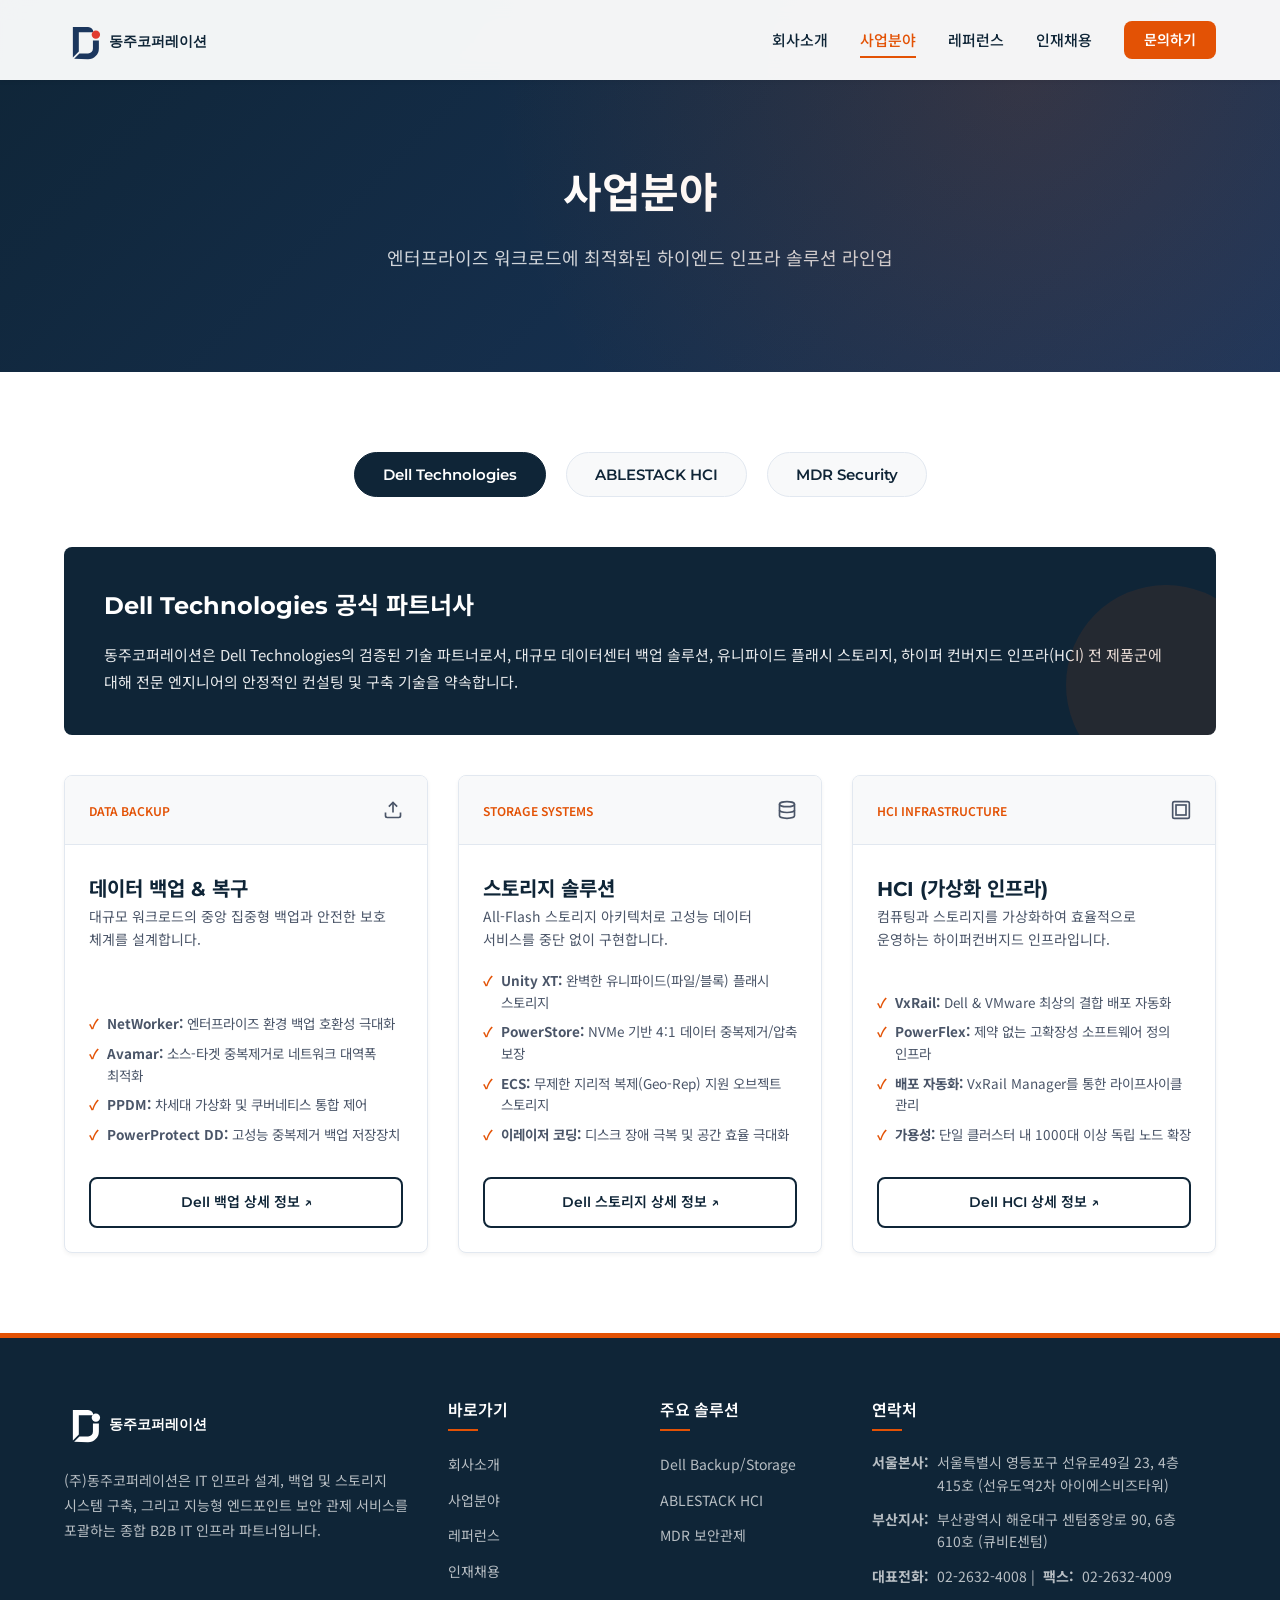
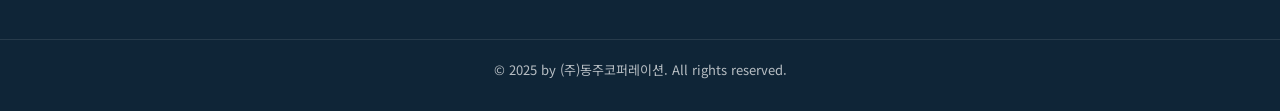
<file: dongju-coporation-renewal-v2/solutions.html>
﻿<!DOCTYPE html>
<html lang="ko">
<head>
  <meta charset="UTF-8">
  <meta name="viewport" content="width=device-width, initial-scale=1.0">
  <title>사업분야 | (주)동주코퍼레이션</title>
  <meta name="description" content="Dell Technologies 백업/스토리지/HCI, ABLESTACK 가상화 플랫폼, MDR 위협 대응 솔루션을 제공합니다.">
  <link rel="stylesheet" href="css/style.css">
</head>
<body>

  <!-- Header Section -->
  <header class="header">
    <div class="container header-container">
      <a href="index.html" class="logo-link">
        <img src="images/logo.svg" alt="동주코퍼레이션 로고" class="logo-img">
      </a>
      <button class="menu-toggle" aria-label="메뉴 열기">
        <span></span>
        <span></span>
        <span></span>
      </button>
      <nav class="nav-menu">
        <div class="nav-item">
          <a href="about.html" class="nav-link">회사소개</a>
          <div class="nav-dropdown">
            <a href="about.html#ceo" class="dropdown-link">CEO 인사말</a>
            <a href="about.html#vision" class="dropdown-link">회사 개요 및 비전</a>
            <a href="about.html#org" class="dropdown-link">조직도</a>
            <a href="about.html#location" class="dropdown-link">오시는 길</a>
          </div>
        </div>
        <div class="nav-item">
          <a href="solutions.html" class="nav-link">사업분야</a>
          <div class="nav-dropdown">
            <a href="solutions.html?tab=dell" class="dropdown-link">Dell Technologies</a>
            <a href="solutions.html?tab=ablestack" class="dropdown-link">ABLESTACK</a>
            <a href="solutions.html?tab=mdr" class="dropdown-link">MDR</a>
          </div>
        </div>
        <div class="nav-item">
          <a href="references.html" class="nav-link">레퍼런스</a>
        </div>
        <div class="nav-item">
          <a href="careers.html" class="nav-link">인재채용</a>
        </div>
        <div class="nav-item">
          <a href="contact.html" class="btn btn-primary" style="padding: 8px 20px; font-size: 14px; color: #FFFFFF;">문의하기</a>
        </div>
      </nav>
    </div>
  </header>

  <!-- Page Hero -->
  <section class="page-hero">
    <div class="container">
      <h1 class="page-title">사업분야</h1>
      <p class="page-subtitle">엔터프라이즈 워크로드에 최적화된 하이엔드 인프라 솔루션 라인업</p>
    </div>
  </section>

  <!-- Solutions Section -->
  <section class="section">
    <div class="container">
      <!-- Tabs Navigation -->
      <div class="solutions-tabs-nav">
        <button class="sol-tab-btn active" data-tab="tab-dell">Dell Technologies</button>
        <button class="sol-tab-btn" data-tab="tab-ablestack">ABLESTACK HCI</button>
        <button class="sol-tab-btn" data-tab="tab-mdr">MDR Security</button>
      </div>

      <!-- Tab 1: Dell Technologies -->
      <div id="tab-dell" class="solution-content active">
        <div class="sol-intro-box">
          <h3 class="sol-intro-title">Dell Technologies 공식 파트너사</h3>
          <p class="sol-intro-desc">동주코퍼레이션은 Dell Technologies의 검증된 기술 파트너로서, 대규모 데이터센터 백업 솔루션, 유니파이드 플래시 스토리지, 하이퍼 컨버지드 인프라(HCI) 전 제품군에 대해 전문 엔지니어의 안정적인 컨설팅 및 구축 기술을 약속합니다.</p>
        </div>

        <div class="solutions-grid">
          <!-- Backup -->
          <div class="sol-product-card">
            <div class="sol-product-header">
              <span class="sol-product-cat">Data Backup</span>
              <svg xmlns="http://www.w3.org/2000/svg" width="20" height="20" viewBox="0 0 24 24" fill="none" stroke="currentColor" stroke-width="2"><path d="M21 15v4a2 2 0 0 1-2 2H5a2 2 0 0 1-2-2v-4"/><polyline points="17 8 12 3 7 8"/><line x1="12" y1="3" x2="12" y2="15"/></svg>
            </div>
            <div class="sol-product-body">
              <h4 class="sol-product-title">데이터 백업 & 복구</h4>
              <p class="sol-product-desc">대규모 워크로드의 중앙 집중형 백업과 안전한 보호 체계를 설계합니다.</p>
              <ul class="sol-feature-list">
                <li><strong>NetWorker:</strong> 엔터프라이즈 환경 백업 호환성 극대화</li>
                <li><strong>Avamar:</strong> 소스-타겟 중복제거로 네트워크 대역폭 최적화</li>
                <li><strong>PPDM:</strong> 차세대 가상화 및 쿠버네티스 통합 제어</li>
                <li><strong>PowerProtect DD:</strong> 고성능 중복제거 백업 저장장치</li>
              </ul>
              <a href="https://www.dell.com/ko-kr/dt/data-protection/index.htm" target="_blank" class="btn btn-secondary" style="width: 100%; margin-top: auto;">Dell 백업 상세 정보 ↗</a>
            </div>
          </div>

          <!-- Storage -->
          <div class="sol-product-card">
            <div class="sol-product-header">
              <span class="sol-product-cat">Storage Systems</span>
              <svg xmlns="http://www.w3.org/2000/svg" width="20" height="20" viewBox="0 0 24 24" fill="none" stroke="currentColor" stroke-width="2"><ellipse cx="12" cy="5" rx="9" ry="3"/><path d="M3 5v14c0 1.66 4 3 9 3s9-1.34 9-3V5"/><path d="M3 12c0 1.66 4 3 9 3s9-1.34 9-3"/></svg>
            </div>
            <div class="sol-product-body">
              <h4 class="sol-product-title">스토리지 솔루션</h4>
              <p class="sol-product-desc">All-Flash 스토리지 아키텍처로 고성능 데이터 서비스를 중단 없이 구현합니다.</p>
              <ul class="sol-feature-list">
                <li><strong>Unity XT:</strong> 완벽한 유니파이드(파일/블록) 플래시 스토리지</li>
                <li><strong>PowerStore:</strong> NVMe 기반 4:1 데이터 중복제거/압축 보장</li>
                <li><strong>ECS:</strong> 무제한 지리적 복제(Geo-Rep) 지원 오브젝트 스토리지</li>
                <li><strong>이레이저 코딩:</strong> 디스크 장애 극복 및 공간 효율 극대화</li>
              </ul>
              <a href="https://www.dell.com/ko-kr/dt/storage/index.htm" target="_blank" class="btn btn-secondary" style="width: 100%; margin-top: auto;">Dell 스토리지 상세 정보 ↗</a>
            </div>
          </div>

          <!-- HCI -->
          <div class="sol-product-card">
            <div class="sol-product-header">
              <span class="sol-product-cat">HCI Infrastructure</span>
              <svg xmlns="http://www.w3.org/2000/svg" width="20" height="20" viewBox="0 0 24 24" fill="none" stroke="currentColor" stroke-width="2"><rect x="2" y="2" width="20" height="20" rx="2" ry="2"/><rect x="6" y="6" width="12" height="12"/></svg>
            </div>
            <div class="sol-product-body">
              <h4 class="sol-product-title">HCI (가상화 인프라)</h4>
              <p class="sol-product-desc">컴퓨팅과 스토리지를 가상화하여 효율적으로 운영하는 하이퍼컨버지드 인프라입니다.</p>
              <ul class="sol-feature-list">
                <li><strong>VxRail:</strong> Dell & VMware 최상의 결합 배포 자동화</li>
                <li><strong>PowerFlex:</strong> 제약 없는 고확장성 소프트웨어 정의 인프라</li>
                <li><strong>배포 자동화:</strong> VxRail Manager를 통한 라이프사이클 관리</li>
                <li><strong>가용성:</strong> 단일 클러스터 내 1000대 이상 독립 노드 확장</li>
              </ul>
              <a href="https://www.dell.com/ko-kr/dt/converged-infrastructure/index.htm" target="_blank" class="btn btn-secondary" style="width: 100%; margin-top: auto;">Dell HCI 상세 정보 ↗</a>
            </div>
          </div>
        </div>
      </div>

      <!-- Tab 2: ABLESTACK -->
      <div id="tab-ablestack" class="solution-content">
        <div class="sol-intro-box">
          <h3 class="sol-intro-title">ABLESTACK HCI (국산 하이퍼컨버지드 인프라)</h3>
          <p class="sol-intro-desc">최근 VMWare 라이선스 정책 변화에 완벽히 대비할 수 있는 VMWare 완벽 대체 국산 가상화 플랫폼입니다. 기존 대비 60% 이상 합리적인 라이선스로 최고의 가상 인프라 환경을 완성합니다.</p>
        </div>

        <div class="solutions-grid" style="grid-template-columns: repeat(2, 1fr);">
          <div class="sol-product-card">
            <div class="sol-product-header">
              <span class="sol-product-cat">HCI Platform</span>
              <svg xmlns="http://www.w3.org/2000/svg" width="20" height="20" viewBox="0 0 24 24" fill="none" stroke="currentColor" stroke-width="2"><path d="M21 16V8a2 2 0 0 0-1-1.73l-7-4a2 2 0 0 0-2 0l-7 4A2 2 0 0 0 3 8v8a2 2 0 0 0 1 1.73l7 4a2 2 0 0 0 2 0l7-4A2 2 0 0 0 21 16z"/></svg>
            </div>
            <div class="sol-product-body">
              <h4 class="sol-product-title">ABLESTACK HCI 핵심 강점</h4>
              <p class="sol-product-desc">서버, 스토리지, 가상네트워크를 하나의 통합된 x86 인프라로 관리하여 복잡성을 획기적으로 줄여줍니다.</p>
              <ul class="sol-feature-list" style="margin-bottom: 24px;">
                <li><strong>VMware 완벽 대체:</strong> 하이퍼바이저와 스토리지 가상화 동시 충족</li>
                <li><strong>합리적인 도입 비용:</strong> 복잡한 부가 패키지 없는 최적의 단일 라이선스 구조</li>
                <li><strong>손쉬운 마이그레이션:</strong> 기존 가상 VM 데이터를 ABLESTACK으로 신속 변환</li>
                <li><strong>신속한 기술지원:</strong> 외산 인프라 대비 대기 없는 국내 엔지니어 즉시 밀착 대응</li>
              </ul>
              <a href="https://ablestack.com" target="_blank" class="btn btn-secondary" style="width: 100%; margin-top: auto;">ABLESTACK 공식 사이트 ↗</a>
            </div>
          </div>

          <div class="sol-product-card">
            <div class="sol-product-header">
              <span class="sol-product-cat">Management Console</span>
              <svg xmlns="http://www.w3.org/2000/svg" width="20" height="20" viewBox="0 0 24 24" fill="none" stroke="currentColor" stroke-width="2"><rect x="3" y="3" width="18" height="18" rx="2" ry="2"/><line x1="9" y1="3" x2="9" y2="21"/><line x1="15" y1="3" x2="15" y2="21"/><line x1="3" y1="9" x2="21" y2="9"/><line x1="3" y1="15" x2="21" y2="15"/></svg>
            </div>
            <div class="sol-product-body">
              <h4 class="sol-product-title">ABLESTACK Mold 스마트 관리</h4>
              <p class="sol-product-desc">직관적인 한국어 UI의 Mold 관리 툴을 통해 복잡한 하이브리드 클라우드를 몇 번의 클릭만으로 통제할 수 있습니다.</p>
              <ul class="sol-feature-list" style="margin-bottom: 24px;">
                <li><strong>단일 대시보드 통제:</strong> CPU, 메모리, 스토리지, 가상 네트워크 풀 관리</li>
                <li><strong>원클릭 가상 VM 생성:</strong> 리눅스, 윈도우 등 VM 템플릿 즉각 배포</li>
                <li><strong>지능형 모니터링:</strong> 병목 구간 분석 및 AI 장애 사전 경고 알림 기능</li>
                <li><strong>고가용성 보장 (HA):</strong> 하드웨어 장애 발생 시 대기 서버로 VM 자동 즉각 이동</li>
              </ul>
              <a href="https://ablestack.com/mold" target="_blank" class="btn btn-secondary" style="width: 100%; margin-top: auto;">Mold 대시보드 알아보기 ↗</a>
            </div>
          </div>
        </div>
      </div>

      <!-- Tab 3: MDR Security -->
      <div id="tab-mdr" class="solution-content">
        <div class="sol-intro-box" style="background: linear-gradient(135deg, #1A365D 0%, #2D3748 100%);">
          <h3 class="sol-intro-title">MDR (Managed Detection and Response) 관제 서비스</h3>
          <p class="sol-intro-desc">최근 유행하는 랜섬웨어 감염 및 지능형 위협(APT)에 완벽하게 대응합니다. 동주코퍼레이션은 PAGO DeepACT Endpoint와 SentinelOne AI 플랫폼을 융합하여 단순 모니터링 수준을 넘어 침해 즉시 자동 무력화 및 자산 복구를 수행합니다.</p>
        </div>

        <div class="solutions-grid" style="grid-template-columns: repeat(2, 1fr);">
          <div class="sol-product-card">
            <div class="sol-product-header">
              <span class="sol-product-cat">AI Endpoint Protection</span>
              <svg xmlns="http://www.w3.org/2000/svg" width="20" height="20" viewBox="0 0 24 24" fill="none" stroke="currentColor" stroke-width="2"><path d="M12 22s8-4 8-10V5l-8-3-8 3v7c0 6 8 10 8 10z"/></svg>
            </div>
            <div class="sol-product-body">
              <h4 class="sol-product-title">SentinelOne 주요 특장점</h4>
              <p class="sol-product-desc">AI 머신러닝 탐지 엔진을 통하여 시그니처가 존재하지 않는 신종/변종 악성코드 행위까지 사전에 무력화합니다.</p>
              <ul class="sol-feature-list" style="margin-bottom: 24px;">
                <li><strong>특허받은 롤백(Rollback) 기술:</strong> 랜섬웨어 감염 발생 시 1초 만에 감염 이전 클린 상태로 완전 복원</li>
                <li><strong>정적/동적 AI 실시간 감시:</strong> 비정상 프로세스 행위 발생 즉시 감지 및 연결 차단</li>
                <li><strong>네트워크 격리 기능:</strong> 오염된 엔드포인트 PC를 네트워크에서 분리하여 2차 감염 차단</li>
                <li><strong>가벼운 Agent 탑재:</strong> CPU 점유율 최소화로 비즈니스 업무 생산성 영향 없음</li>
              </ul>
              <a href="https://www.sentinelone.com" target="_blank" class="btn btn-secondary" style="width: 100%; margin-top: auto;">SentinelOne 기술 상세 ↗</a>
            </div>
          </div>

          <div class="sol-product-card">
            <div class="sol-product-header">
              <span class="sol-product-cat">Pago Networks MDR</span>
              <svg xmlns="http://www.w3.org/2000/svg" width="20" height="20" viewBox="0 0 24 24" fill="none" stroke="currentColor" stroke-width="2"><circle cx="12" cy="12" r="10"/><path d="M12 2a15.3 15.3 0 0 1 4 10 15.3 15.3 0 0 1-4 10 15.3 15.3 0 0 1-4-10 15.3 15.3 0 0 1 4-10z"/><path d="M2 12h20"/></svg>
            </div>
            <div class="sol-product-body">
              <h4 class="sol-product-title">PAGO DeepACT Endpoint 서비스</h4>
              <p class="sol-product-desc">보안 전문 업체 PAGO Networks의 정예 보안 분석가들이 엔드포인트 이벤트를 실시간 검증하고 위협을 사전 방어합니다.</p>
              <ul class="sol-feature-list" style="margin-bottom: 24px;">
                <li><strong>24/7/365 집중 관제:</strong> 오탐지 거르고 실제 크리티컬한 보안 이벤트 검증 및 신속 통보</li>
                <li><strong>위협 헌팅 (Threat Hunting):</strong> 외부 침투 동향 빅데이터 분석을 통해 선제 예방 조치 진행</li>
                <li><strong>사고 심층 보고서 제공:</strong> 감염 유입 경로(이메일, 웹 등) 상세 분석 피드백 보고서 발행</li>
                <li><strong>보안 전문가 직접 개입:</strong> 심각 위협 발생 시 원격 기술 지원을 통해 즉각적인 백업 복구 공조</li>
              </ul>
              <a href="https://www.pagonetworks.com" target="_blank" class="btn btn-secondary" style="width: 100%; margin-top: auto;">Pago Networks 사이트 ↗</a>
            </div>
          </div>
        </div>
      </div>
    </div>
  </section>

  <!-- Footer Section -->
  <footer class="footer">
    <div class="container footer-grid">
      <div class="footer-info">
        <a href="index.html" class="logo-link">
          <img src="images/logo.svg" alt="동주코퍼레이션 로고" class="logo-img">
        </a>
        <p class="footer-text" style="margin-top: 15px;">
          (주)동주코퍼레이션은 IT 인프라 설계, 백업 및 스토리지 시스템 구축, 그리고 지능형 엔드포인트 보안 관제 서비스를 포괄하는 종합 B2B IT 인프라 파트너입니다.
        </p>
      </div>
      <div class="footer-links">
        <h4 class="footer-title">바로가기</h4>
        <ul>
          <li><a href="about.html">회사소개</a></li>
          <li><a href="solutions.html">사업분야</a></li>
          <li><a href="references.html">레퍼런스</a></li>
          <li><a href="careers.html">인재채용</a></li>
        </ul>
      </div>
      <div class="footer-links">
        <h4 class="footer-title">주요 솔루션</h4>
        <ul>
          <li><a href="solutions.html?tab=dell">Dell Backup/Storage</a></li>
          <li><a href="solutions.html?tab=ablestack">ABLESTACK HCI</a></li>
          <li><a href="solutions.html?tab=mdr">MDR 보안관제</a></li>
        </ul>
      </div>
      <div class="footer-contact">
        <h4 class="footer-title">연락처</h4>
        <p><strong>서울본사:</strong> 서울특별시 영등포구 선유로49길 23, 4층 415호 (선유도역2차 아이에스비즈타워)</p>
        <p><strong>부산지사:</strong> 부산광역시 해운대구 센텀중앙로 90, 6층 610호 (큐비E센텀)</p>
        <p><strong>대표전화:</strong> 02-2632-4008 | <strong>팩스:</strong> 02-2632-4009</p>
      </div>
    </div>
    <div class="footer-bottom">
      <p>&copy; 2025 by (주)동주코퍼레이션. All rights reserved.</p>
    </div>
  </footer>

  <script src="js/main.js"></script>
  
  <!-- Inline script to support query parameter tab activation immediately -->
  <script>
    (function() {
      const urlParams = new URLSearchParams(window.location.search);
      const tabParam = urlParams.get('tab');
      if (tabParam) {
        document.addEventListener('DOMContentLoaded', function() {
          const targetBtn = document.querySelector('.sol-tab-btn[data-tab="tab-' + tabParam + '"]');
          if (targetBtn) {
            targetBtn.click();
          }
        });
      }
    })();
  </script>
</body>
</html>
</file>
<file: dongju-coporation-renewal-v1/css/style.css>
﻿@import url('https://fonts.googleapis.com/css2?family=Noto+Sans+KR:wght@300;400;500;700;900&family=Outfit:wght@300;400;500;600;700;800&display=swap');

:root {
  --primary-color: #0A192F;       /* Deep Navy */
  --primary-light: #172A45;       /* Navy Light */
  --primary-dark: #020C1B;        /* Navy Dark */
  --accent-color: #FF5722;        /* Orange-Red */
  --accent-hover: #E64A19;
  --bg-white: #FFFFFF;
  --bg-light: #F8FAFC;            /* Slate 50 */
  --text-main: #1E293B;           /* Slate 800 */
  --text-muted: #64748B;          /* Slate 500 */
  --border-color: #E2E8F0;        /* Slate 200 */
  --shadow-sm: 0 1px 3px rgba(0, 0, 0, 0.05);
  --shadow-md: 0 4px 6px -1px rgba(0, 0, 0, 0.08), 0 2px 4px -1px rgba(0, 0, 0, 0.04);
  --shadow-lg: 0 10px 15px -3px rgba(0, 0, 0, 0.08), 0 4px 6px -2px rgba(0, 0, 0, 0.04);
  --transition: all 0.3s cubic-bezier(0.4, 0, 0.2, 1);
  --font-family: 'Noto Sans KR', -apple-system, BlinkMacSystemFont, sans-serif;
  --font-title: 'Outfit', 'Noto Sans KR', sans-serif;
}

/* Global Reset & Base */
* {
  box-sizing: border-box;
  margin: 0;
  padding: 0;
  word-break:keep-all;
}

html {
  scroll-behavior: smooth;
}

body {
  font-family: var(--font-family);
  color: var(--text-main);
  background-color: var(--bg-white);
  line-height: 1.7;
  overflow-x: hidden;
}

a {
  text-decoration: none;
  color: inherit;
  transition: var(--transition);
}

ul {
  list-style: none;
}

/* Header styling */
.header {
  position: fixed;
  top: 0;
  left: 0;
  width: 100%;
  height: 80px;
  background: rgba(255, 255, 255, 0.9);
  backdrop-filter: blur(12px);
  -webkit-backdrop-filter: blur(12px);
  border-bottom: 1px solid rgba(226, 232, 240, 0.8);
  z-index: 1000;
  transition: var(--transition);
}

.header.scrolled {
  height: 64px;
  background: rgba(255, 255, 255, 0.95);
  box-shadow: var(--shadow-sm);
}

.header-container {
  display: flex;
  justify-content: space-between;
  align-items: center;
  height: 100%;
  max-width: 1200px;
  margin: 0 auto;
  padding: 0 24px;
}

.logo {
  display: flex;
  align-items: center;
}

.logo-svg {
  height: 38px;
  width: auto;
  display: block;
}

/* Navigation Links */
.nav-menu {
  display: flex;
  align-items: center;
  gap: 36px;
}

.nav-link {
  font-weight: 500;
  color: var(--primary-color);
  font-size: 1.05rem;
  padding: 8px 0;
  position: relative;
}

.nav-link::after {
  content: '';
  position: absolute;
  bottom: 0;
  left: 0;
  width: 0;
  height: 2px;
  background-color: var(--accent-color);
  transition: var(--transition);
}

.nav-link:hover {
  color: var(--accent-color);
}

.nav-link:hover::after,
.nav-link.active::after {
  width: 100%;
}

.nav-link.active {
  color: var(--accent-color);
  font-weight: 700;
}

/* Mobile Toggle */
.hamburger {
  display: none;
  cursor: pointer;
  background: none;
  border: none;
}

.hamburger span {
  display: block;
  width: 25px;
  height: 3px;
  background-color: var(--primary-color);
  margin: 5px 0;
  transition: var(--transition);
}

/* Footer Section */
.footer {
  background-color: var(--primary-color);
  color: #E2E8F0;
  padding: 80px 0 40px 0;
  border-top: 5px solid var(--accent-color);
}

.footer-grid {
  display: grid;
  grid-template-columns: 2fr 1fr 1.5fr;
  gap: 60px;
  margin-bottom: 60px;
}

.footer-brand {
  display: flex;
  flex-direction: column;
  gap: 20px;
}

.footer-logo {
  width: auto;
  height: 36px;
}

.footer-desc {
  font-size: 0.95rem;
  color: #94A3B8;
  max-width: 320px;
}

.footer-title {
  font-size: 1.1rem;
  font-weight: 700;
  color: var(--bg-white);
  margin-bottom: 24px;
  position: relative;
  display: inline-block;
}

.footer-links {
  display: flex;
  flex-direction: column;
  gap: 12px;
}

.footer-links a {
  font-size: 0.95rem;
  color: #94A3B8;
}

.footer-links a:hover {
  color: var(--accent-color);
  padding-left: 5px;
}

.footer-info {
  display: flex;
  flex-direction: column;
  gap: 12px;
  font-size: 0.9rem;
  color: #94A3B8;
}

.footer-info strong {
  color: var(--bg-white);
}

.footer-bottom {
  border-top: 1px solid #1E293B;
  padding-top: 30px;
  display: flex;
  justify-content: space-between;
  align-items: center;
  flex-wrap: wrap;
  gap: 20px;
  font-size: 0.85rem;
  color: #64748B;
}

/* General Layout Elements */
.container {
  width: 100%;
  max-width: 1200px;
  margin: 0 auto;
  padding: 0 24px;
}

section {
  padding: 100px 0;
}

.section-bg-light {
  background-color: var(--bg-light);
}

.section-title-wrap {
  text-align: center;
  margin-bottom: 60px;
}

.section-title {
  font-family: var(--font-title);
  font-size: 2.5rem;
  font-weight: 700;
  color: var(--primary-color);
  margin-bottom: 16px;
  position: relative;
  display: inline-block;
  letter-spacing: -0.5px;
}

.section-title::after {
  content: '';
  position: absolute;
  bottom: -8px;
  left: 50%;
  transform: translateX(-50%);
  width: 60px;
  height: 4px;
  background-color: var(--accent-color);
  border-radius: 2px;
}

.section-subtitle {
  color: var(--text-muted);
  font-size: 1.125rem;
  max-width: 600px;
  margin: 0 auto;
}

/* Buttons */
.btn-wrap {
  display: flex;
  gap: 16px;
}

.btn {
  display: inline-flex;
  align-items: center;
  justify-content: center;
  padding: 14px 28px;
  font-size: 1rem;
  font-weight: 600;
  border-radius: 6px;
  cursor: pointer;
  transition: var(--transition);
  border: 1px solid transparent;
}

.btn-primary {
  background-color: var(--accent-color);
  color: var(--bg-white);
  box-shadow: 0 4px 14px rgba(255, 87, 34, 0.3);
}

.btn-primary:hover {
  background-color: var(--accent-hover);
  transform: translateY(-2px);
  box-shadow: 0 6px 20px rgba(255, 87, 34, 0.4);
}

.btn-outline {
  border-color: var(--primary-color);
  color: var(--primary-color);
  background-color: transparent;
}

.btn-outline:hover {
  background-color: var(--primary-color);
  color: var(--bg-white);
  transform: translateY(-2px);
}

.btn-white {
  background-color: var(--bg-white);
  color: var(--primary-color);
}

.btn-white:hover {
  transform: translateY(-2px);
  box-shadow: var(--shadow-lg);
}

/* Page Sub-Hero Banner */
.page-hero {
  background-color: var(--primary-color);
  color: var(--bg-white);
  padding: 160px 0 80px 0;
  position: relative;
  overflow: hidden;
  background-image: radial-gradient(circle at 80% 20%, rgba(21, 48, 91, 0.6) 0%, rgba(10, 25, 47, 1) 70%);
}

.page-hero::before {
  content: '';
  position: absolute;
  top: 0;
  left: 0;
  right: 0;
  bottom: 0;
  background: linear-gradient(135deg, rgba(255,87,34,0.05) 0%, rgba(255,87,34,0) 50%);
  pointer-events: none;
}

.page-hero-title {
  font-family: var(--font-title);
  font-size: 3rem;
  font-weight: 800;
  margin-bottom: 16px;
  letter-spacing: -1px;
}

.page-hero-subtitle {
  color: #94A3B8;
  font-size: 1.25rem;
  max-width: 700px;
}

/* ----------------- 3. index.html styles ----------------- */
.index-hero {
  padding: 220px 0 140px 0;
  background-color: var(--primary-color);
  color: var(--bg-white);
  position: relative;
  overflow: hidden;
  background-image: radial-gradient(circle at 85% 15%, #15305B 0%, #0A192F 70%);
}

.index-hero::after {
  content: '';
  position: absolute;
  top: 0;
  right: 0;
  width: 50%;
  height: 100%;
  background: radial-gradient(circle at 60% 50%, rgba(255, 87, 34, 0.08) 0%, rgba(255, 87, 34, 0) 60%);
  pointer-events: none;
}

.index-hero-grid {
  display: grid;
  grid-template-columns: 1.2fr 0.8fr;
  align-items: center;
  gap: 40px;
}

.hero-tag {
  display: inline-flex;
  align-items: center;
  gap: 8px;
  background-color: rgba(255, 87, 34, 0.1);
  color: #FF7A45;
  padding: 6px 16px;
  border-radius: 20px;
  font-weight: 600;
  font-size: 0.9rem;
  margin-bottom: 24px;
  border: 1px solid rgba(255, 87, 34, 0.2);
}

.hero-tag span {
  width: 6px;
  height: 6px;
  background-color: var(--accent-color);
  border-radius: 50%;
  display: inline-block;
  box-shadow: 0 0 8px var(--accent-color);
}

.index-hero-title {
  font-family: var(--font-title);
  font-size: 3.5rem;
  font-weight: 800;
  line-height: 1.25;
  margin-bottom: 24px;
  letter-spacing: -1.5px;
}

.index-hero-title span {
  color: var(--accent-color);
  background: linear-gradient(135deg, #FF7A45 0%, #FF5722 100%);
  -webkit-background-clip: text;
  -webkit-text-fill-color: transparent;
}

.index-hero-desc {
  font-size: 1.2rem;
  color: #94A3B8;
  margin-bottom: 40px;
  max-width: 600px;
}

.index-hero-graphic {
  position: relative;
  display: flex;
  justify-content: center;
  align-items: center;
}

.hero-network-svg {
  width: 100%;
  max-width: 420px;
  opacity: 0.85;
  filter: drop-shadow(0 10px 30px rgba(21, 48, 91, 0.5));
}

/* Solutions summary */
.solution-grid {
  display: grid;
  grid-template-columns: repeat(3, 1fr);
  gap: 30px;
}

.solution-card {
  background-color: var(--bg-white);
  border-radius: 12px;
  padding: 48px 36px;
  border: 1px solid var(--border-color);
  box-shadow: var(--shadow-sm);
  transition: var(--transition);
  position: relative;
  overflow: hidden;
  display: flex;
  flex-direction: column;
}

.solution-card::before {
  content: '';
  position: absolute;
  top: 0;
  left: 0;
  width: 4px;
  height: 0;
  background-color: var(--accent-color);
  transition: var(--transition);
}

.solution-card:hover {
  transform: translateY(-8px);
  box-shadow: var(--shadow-lg);
  border-color: transparent;
}

.solution-card:hover::before {
  height: 100%;
}

.sol-card-icon {
  margin-bottom: 30px;
  color: var(--primary-color);
}

.solution-card:hover .sol-card-icon {
  color: var(--accent-color);
  transform: scale(1.1);
  transition: var(--transition);
}

.sol-card-title {
  font-size: 1.4rem;
  font-weight: 700;
  color: var(--primary-color);
  margin-bottom: 16px;
}

.sol-card-desc {
  color: var(--text-muted);
  font-size: 0.95rem;
  margin-bottom: 24px;
  flex-grow: 1;
}

.sol-card-link {
  font-weight: 600;
  color: var(--primary-color);
  display: inline-flex;
  align-items: center;
  gap: 8px;
  font-size: 0.95rem;
}

.sol-card-link svg {
  transition: var(--transition);
}

.solution-card:hover .sol-card-link {
  color: var(--accent-color);
}

.solution-card:hover .sol-card-link svg {
  transform: translateX(4px);
  stroke: var(--accent-color);
}

/* Main values preview */
.values-preview {
  background-color: var(--bg-light);
}

.values-grid {
  display: grid;
  grid-template-columns: repeat(5, 1fr);
  gap: 20px;
}

.value-preview-card {
  background: var(--bg-white);
  padding: 30px 24px;
  border-radius: 8px;
  border: 1px solid var(--border-color);
  text-align: center;
  transition: var(--transition);
}

.value-preview-card:hover {
  transform: translateY(-5px);
  box-shadow: var(--shadow-md);
  border-color: var(--accent-color);
}

.value-preview-icon {
  color: var(--accent-color);
  margin-bottom: 20px;
}

.value-preview-title {
  font-size: 1.15rem;
  font-weight: 700;
  color: var(--primary-color);
  margin-bottom: 12px;
}

.value-preview-desc {
  font-size: 0.85rem;
  color: var(--text-muted);
  line-height: 1.5;
}

/* Reference rolling banner */
.references-sec {
  background: var(--bg-white);
  padding: 80px 0;
  border-top: 1px solid var(--border-color);
}

.carousel-title {
  text-align: center;
  font-size: 1.25rem;
  font-weight: 700;
  color: var(--primary-color);
  margin-bottom: 40px;
}

.carousel-container {
  overflow: hidden;
  position: relative;
  width: 100%;
  padding: 10px 0;
}

.carousel-container::before,
.carousel-container::after {
  content: '';
  position: absolute;
  top: 0;
  width: 120px;
  height: 100%;
  z-index: 2;
  pointer-events: none;
}

.carousel-container::before {
  left: 0;
  background: linear-gradient(to right, var(--bg-white) 0%, rgba(255,255,255,0) 100%);
}

.carousel-container::after {
  right: 0;
  background: linear-gradient(to left, var(--bg-white) 0%, rgba(255,255,255,0) 100%);
}

.carousel-track {
  display: flex;
  width: calc(250px * 14); /* 7 logos cloned = 14 items */
  animation: scroll 30s linear infinite;
  align-items: center;
  gap: 40px;
}

.carousel-item {
  width: 210px;
  height: 60px;
  display: flex;
  align-items: center;
  justify-content: center;
  opacity: 0.55;
  filter: grayscale(100%);
  transition: var(--transition);
}

.carousel-item:hover {
  opacity: 1;
  filter: grayscale(0%);
}

.carousel-logo {
  height: 36px;
  width: auto;
}

@keyframes scroll {
  0% {
    transform: translateX(0);
  }
  100% {
    transform: translateX(calc(-250px * 7));
  }
}

.carousel-more-wrap {
  display: flex;
  justify-content: center;
  margin-top: 40px;
}

.btn-ref-more {
  border-radius: 30px;
  padding: 12px 30px;
  font-size: 0.95rem;
  border-color: var(--primary-color);
  color: var(--primary-color);
  background-color: transparent;
  box-shadow: var(--shadow-sm);
  display: inline-flex;
  align-items: center;
  justify-content: center;
  font-weight: 600;
  transition: var(--transition);
}

.btn-ref-more:hover {
  background-color: var(--primary-color);
  color: var(--bg-white);
  transform: translateY(-2px);
  box-shadow: var(--shadow-md);
}

.btn-ref-more .arrow {
  margin-left: 8px;
  transition: transform 0.2s ease;
  display: inline-block;
}

.btn-ref-more:hover .arrow {
  transform: translateX(4px);
}

/* Info CTA section */
.info-cta {
  background-color: var(--primary-color);
  color: var(--bg-white);
  padding: 100px 0;
  position: relative;
  overflow: hidden;
  text-align: center;
}

.info-cta::before {
  content: '';
  position: absolute;
  top: 0;
  left: 0;
  right: 0;
  bottom: 0;
  background: radial-gradient(circle at 50% 50%, rgba(255,87,34,0.1) 0%, rgba(255,87,34,0) 75%);
  pointer-events: none;
}

.info-cta-title {
  font-size: 2.2rem;
  font-weight: 700;
  margin-bottom: 20px;
}

.info-cta-desc {
  font-size: 1.15rem;
  color: #94A3B8;
  max-width: 650px;
  margin: 0 auto 40px auto;
}

.info-cta .btn-primary {
  margin-top: 10px;
}

/* ----------------- 4. about.html styles ----------------- */
/* CEO message */
.ceo-grid {
  display: grid;
  grid-template-columns: 1.2fr 0.8fr;
  gap: 80px;
  align-items: center;
}

.ceo-msg-wrap {
  position: relative;
}

.quote-icon {
  position: absolute;
  top: -30px;
  left: -20px;
  color: rgba(255, 87, 34, 0.08);
  z-index: 0;
}

.ceo-quote-text {
  font-size: 1.8rem;
  font-weight: 700;
  line-height: 1.4;
  color: var(--primary-color);
  margin-bottom: 30px;
  position: relative;
  z-index: 1;
  letter-spacing: -0.5px;
}

.ceo-body-text {
  font-size: 1.05rem;
  color: var(--text-main);
  margin-bottom: 24px;
  display: flex;
  flex-direction: column;
  gap: 16px;
}

.ceo-sign {
  margin-top: 40px;
  font-size: 1.1rem;
  font-weight: 700;
  color: var(--primary-color);
}

.ceo-sign span {
  color: var(--text-muted);
  font-weight: 500;
  margin-left: 10px;
}

.ceo-image-container {
  position: relative;
  border-radius: 12px;
  overflow: hidden;
  box-shadow: var(--shadow-lg);
  border: 1px solid var(--border-color);
}

.ceo-image-container::before {
  content: '';
  position: absolute;
  top: 0;
  left: 0;
  width: 100%;
  height: 100%;
  background: linear-gradient(to top, rgba(10, 25, 47, 0.4) 0%, rgba(10, 25, 47, 0) 50%);
  z-index: 1;
}

.ceo-image {
  width: 100%;
  height: 480px;
  object-fit: cover;
  display: block;
}

.ceo-image-badge {
  position: absolute;
  bottom: 30px;
  left: 30px;
  color: var(--bg-white);
  z-index: 2;
}

.ceo-name {
  font-size: 1.5rem;
  font-weight: 700;
  margin-bottom: 4px;
}

.ceo-title {
  color: #94A3B8;
  font-size: 0.95rem;
  font-weight: 500;
  letter-spacing: 1px;
}

/* Core values full layout */
.values-full-grid {
  display: grid;
  grid-template-columns: repeat(3, 1fr);
  gap: 30px;
}

.value-full-card {
  background-color: var(--bg-white);
  border: 1px solid var(--border-color);
  border-radius: 12px;
  padding: 40px;
  box-shadow: var(--shadow-sm);
  transition: var(--transition);
}

.value-full-card:hover {
  transform: translateY(-6px);
  box-shadow: var(--shadow-lg);
  border-color: var(--accent-color);
}

.value-full-icon-wrap {
  width: 60px;
  height: 60px;
  background-color: rgba(255, 87, 34, 0.05);
  border-radius: 8px;
  display: flex;
  align-items: center;
  justify-content: center;
  margin-bottom: 24px;
  color: var(--accent-color);
}

.value-full-card:hover .value-full-icon-wrap {
  background-color: var(--accent-color);
  color: var(--bg-white);
  transition: var(--transition);
}

.value-full-title {
  font-size: 1.25rem;
  font-weight: 700;
  color: var(--primary-color);
  margin-bottom: 16px;
  display: flex;
  align-items: center;
  gap: 8px;
}

.value-full-title span {
  font-size: 0.9rem;
  color: var(--text-muted);
  font-weight: 500;
}

.value-full-desc {
  font-size: 0.95rem;
  color: var(--text-muted);
  line-height: 1.6;
}

.value-card-center {
  grid-column: span 1;
}

/* Client logos grid page */
.reference-intro-text {
  text-align: center;
  font-size: 1.15rem;
  color: var(--text-main);
  max-width: 700px;
  margin: -20px auto 50px auto;
}

.reference-grid {
  display: grid;
  grid-template-columns: repeat(4, 1fr);
  gap: 20px;
}

.ref-logo-card {
  background-color: var(--bg-white);
  border: 1px solid var(--border-color);
  border-radius: 8px;
  height: 100px;
  display: flex;
  align-items: center;
  justify-content: center;
  padding: 20px;
  transition: var(--transition);
}

.ref-logo-card:hover {
  box-shadow: var(--shadow-md);
  transform: scale(1.03);
  border-color: var(--primary-light);
}

.ref-logo-card svg {
  max-width: 100%;
  height: auto;
  opacity: 0.6;
  transition: var(--transition);
}

.ref-logo-card:hover svg {
  opacity: 1;
}

/* Map Location styling */
.location-grid {
  display: grid;
  grid-template-columns: 1.1fr 0.9fr;
  gap: 50px;
  align-items: stretch;
}

.map-outer {
  border-radius: 12px;
  overflow: hidden;
  border: 1px solid var(--border-color);
  box-shadow: var(--shadow-md);
  min-height: 400px;
  position: relative;
}

.map-placeholder-graphics {
  width: 100%;
  height: 100%;
  background-color: #ECEFF1;
  display: flex;
  flex-direction: column;
  justify-content: center;
  align-items: center;
  padding: 40px;
  text-align: center;
  position: absolute;
  top: 0;
  left: 0;
}

.map-icon-svg {
  color: var(--accent-color);
  margin-bottom: 20px;
  filter: drop-shadow(0 4px 10px rgba(255, 87, 34, 0.3));
}

.map-placeholder-title {
  font-size: 1.3rem;
  font-weight: 700;
  color: var(--primary-color);
  margin-bottom: 8px;
}

.map-placeholder-desc {
  font-size: 0.9rem;
  color: var(--text-muted);
  max-width: 300px;
}

.location-info-panel {
  display: flex;
  flex-direction: column;
  justify-content: center;
  padding: 20px 0;
}

.loc-info-title {
  font-size: 1.8rem;
  font-weight: 700;
  color: var(--primary-color);
  margin-bottom: 24px;
}

.loc-details-list {
  display: flex;
  flex-direction: column;
  gap: 24px;
  margin-bottom: 36px;
}

.loc-detail-item {
  display: flex;
  gap: 16px;
}

.loc-item-icon {
  color: var(--accent-color);
  flex-shrink: 0;
  margin-top: 3px;
}

.loc-item-text h4 {
  font-size: 1rem;
  font-weight: 700;
  color: var(--primary-color);
  margin-bottom: 4px;
}

.loc-item-text p {
  font-size: 0.95rem;
  color: var(--text-muted);
}

/* ----------------- 5. solutions.html styles ----------------- */
.tab-container {
  margin-top: 50px;
}

.tab-nav {
  display: flex;
  justify-content: center;
  border-bottom: 2px solid var(--border-color);
  margin-bottom: 50px;
  overflow-x: auto;
  scrollbar-width: none;
}

.tab-nav::-webkit-scrollbar {
  display: none;
}

.tab-btn {
  background: none;
  border: none;
  padding: 16px 32px;
  font-family: var(--font-family);
  font-size: 1.05rem;
  font-weight: 600;
  color: var(--text-muted);
  cursor: pointer;
  position: relative;
  white-space: nowrap;
  transition: var(--transition);
}

.tab-btn::after {
  content: '';
  position: absolute;
  bottom: -2px;
  left: 0;
  width: 0;
  height: 3px;
  background-color: var(--accent-color);
  transition: var(--transition);
}

.tab-btn:hover {
  color: var(--primary-color);
}

.tab-btn.active {
  color: var(--accent-color);
}

.tab-btn.active::after {
  width: 100%;
}

.tab-content {
  position: relative;
}

.tab-pane {
  display: none;
  opacity: 0;
  transform: translateY(15px);
  transition: opacity 0.5s ease, transform 0.5s ease;
}

.tab-pane.active {
  display: block;
  opacity: 1;
  transform: translateY(0);
}

.dell-product-grid {
  display: grid;
  grid-template-columns: 1.1fr 0.9fr;
  gap: 60px;
  align-items: center;
}

.dell-prod-info h3 {
  font-size: 2rem;
  font-weight: 700;
  color: var(--primary-color);
  margin-bottom: 20px;
}

.dell-prod-desc {
  font-size: 1.05rem;
  color: var(--text-main);
  margin-bottom: 30px;
}

.dell-features-list {
  display: flex;
  flex-direction: column;
  gap: 16px;
}

.dell-feature-item {
  display: flex;
  gap: 12px;
  font-size: 0.95rem;
}

.dell-feature-icon {
  color: var(--accent-color);
  flex-shrink: 0;
}

.dell-prod-graphic {
  background-color: var(--bg-light);
  border-radius: 12px;
  padding: 40px;
  display: flex;
  justify-content: center;
  align-items: center;
  border: 1px solid var(--border-color);
}

.dell-diagram-svg {
  width: 100%;
  max-width: 380px;
}

/* ABLESTACK HCI Styling */
.ablestack-highlight {
  text-align: center;
  background-color: var(--primary-color);
  color: var(--bg-white);
  padding: 80px 40px;
  border-radius: 16px;
  margin-bottom: 80px;
  position: relative;
  overflow: hidden;
  box-shadow: var(--shadow-lg);
  border: 1px solid rgba(255, 87, 34, 0.2);
}

.ablestack-highlight::before {
  content: '';
  position: absolute;
  top: 0;
  left: 0;
  width: 100%;
  height: 100%;
  background: radial-gradient(circle at 20% 80%, rgba(255, 87, 34, 0.08) 0%, rgba(255, 87, 34, 0) 60%);
  pointer-events: none;
}

.able-hl-tag {
  display: inline-block;
  background-color: var(--accent-color);
  color: var(--bg-white);
  padding: 6px 16px;
  font-weight: 700;
  font-size: 0.85rem;
  border-radius: 4px;
  margin-bottom: 24px;
  text-transform: uppercase;
  letter-spacing: 1px;
}

.able-hl-title {
  font-size: 2.2rem;
  font-weight: 700;
  line-height: 1.4;
  max-width: 800px;
  margin: 0 auto 20px auto;
  letter-spacing: -0.5px;
}

.able-hl-title span {
  color: var(--accent-color);
}

.able-hl-desc {
  color: #94A3B8;
  font-size: 1.1rem;
  max-width: 650px;
  margin: 0 auto;
}

/* HCI Diagram */
.hci-migration-section {
  margin-bottom: 80px;
}

.hci-mig-title {
  text-align: center;
  font-size: 1.6rem;
  font-weight: 700;
  color: var(--primary-color);
  margin-bottom: 40px;
}

.migration-diagram {
  background-color: var(--bg-light);
  border-radius: 12px;
  border: 1px solid var(--border-color);
  padding: 50px 30px;
  display: flex;
  justify-content: center;
  align-items: center;
  position: relative;
}

.mig-svg {
  width: 100%;
  max-width: 800px;
}

.hci-cards-grid {
  display: grid;
  grid-template-columns: repeat(3, 1fr);
  gap: 30px;
}

.hci-card {
  background-color: var(--bg-white);
  border: 1px solid var(--border-color);
  border-radius: 10px;
  padding: 36px;
  box-shadow: var(--shadow-sm);
  transition: var(--transition);
}

.hci-card:hover {
  transform: translateY(-5px);
  box-shadow: var(--shadow-md);
  border-color: var(--accent-color);
}

.hci-card-icon {
  color: var(--accent-color);
  margin-bottom: 24px;
}

.hci-card-title {
  font-size: 1.25rem;
  font-weight: 700;
  color: var(--primary-color);
  margin-bottom: 12px;
}

.hci-card-desc {
  font-size: 0.95rem;
  color: var(--text-muted);
  line-height: 1.6;
}

/* MDR Security Styling */
.mdr-intro-grid {
  display: grid;
  grid-template-columns: 1fr 1fr;
  gap: 60px;
  align-items: center;
  margin-bottom: 80px;
}

.mdr-intro-text h3 {
  font-size: 2rem;
  font-weight: 700;
  color: var(--primary-color);
  margin-bottom: 20px;
  line-height: 1.35;
}

.mdr-intro-text p {
  color: var(--text-muted);
  font-size: 1.05rem;
  margin-bottom: 24px;
}

.mdr-banner-graphic {
  background-color: var(--primary-dark);
  border-radius: 12px;
  padding: 50px;
  display: flex;
  justify-content: center;
  align-items: center;
  box-shadow: var(--shadow-lg);
  position: relative;
  overflow: hidden;
  border: 1px solid rgba(255, 87, 34, 0.1);
}

.mdr-banner-graphic::before {
  content: '';
  position: absolute;
  top: -50%;
  left: -50%;
  width: 200%;
  height: 200%;
  background: radial-gradient(circle, rgba(255, 87, 34, 0.05) 0%, rgba(0,0,0,0) 70%);
  pointer-events: none;
}

.mdr-graphic-svg {
  width: 100%;
  max-width: 320px;
  filter: drop-shadow(0 0 15px rgba(255, 87, 34, 0.2));
}

.mdr-feature-grid {
  display: grid;
  grid-template-columns: 1fr 1fr;
  gap: 30px;
  margin-bottom: 80px;
}

.mdr-feature-card {
  background: var(--bg-white);
  border: 1px solid var(--border-color);
  border-radius: 12px;
  padding: 40px;
  box-shadow: var(--shadow-sm);
  transition: var(--transition);
}

.mdr-feature-card:hover {
  transform: translateY(-5px);
  box-shadow: var(--shadow-md);
  border-color: var(--accent-color);
}

.mdr-feat-icon-wrap {
  width: 50px;
  height: 50px;
  border-radius: 8px;
  background-color: rgba(255, 87, 34, 0.05);
  display: flex;
  align-items: center;
  justify-content: center;
  color: var(--accent-color);
  margin-bottom: 24px;
}

.mdr-feature-card:hover .mdr-feat-icon-wrap {
  background-color: var(--accent-color);
  color: var(--bg-white);
}

.mdr-feat-title {
  font-size: 1.3rem;
  font-weight: 700;
  color: var(--primary-color);
  margin-bottom: 16px;
}

.mdr-feat-desc {
  font-size: 0.95rem;
  color: var(--text-muted);
  line-height: 1.6;
}

/* Why MDR Needed Cards */
.why-mdr-sec {
  background-color: var(--bg-light);
  border-radius: 16px;
  padding: 60px;
}

.why-mdr-title {
  text-align: center;
  font-size: 1.8rem;
  font-weight: 700;
  color: var(--primary-color);
  margin-bottom: 40px;
}

.why-mdr-grid {
  display: grid;
  grid-template-columns: repeat(4, 1fr);
  gap: 20px;
}

.why-mdr-card {
  background-color: var(--bg-white);
  padding: 30px 24px;
  border-radius: 8px;
  border: 1px solid var(--border-color);
  position: relative;
  overflow: hidden;
}

.why-mdr-num {
  position: absolute;
  top: 15px;
  right: 20px;
  font-family: var(--font-title);
  font-size: 2.5rem;
  font-weight: 800;
  color: rgba(255, 87, 34, 0.08);
  line-height: 1;
}

.why-mdr-card:hover .why-mdr-num {
  color: rgba(255, 87, 34, 0.15);
}

.why-mdr-card-title {
  font-size: 1.1rem;
  font-weight: 700;
  color: var(--primary-color);
  margin-bottom: 12px;
  padding-right: 30px;
}

.why-mdr-card-desc {
  font-size: 0.85rem;
  color: var(--text-muted);
  line-height: 1.5;
}

/* ----------------- 6. careers.html styles ----------------- */
.careers-grid {
  display: grid;
  grid-template-columns: repeat(3, 1fr);
  gap: 30px;
}

.career-card {
  background-color: var(--bg-white);
  border: 1px solid var(--border-color);
  border-radius: 12px;
  padding: 40px;
  box-shadow: var(--shadow-sm);
  transition: var(--transition);
  text-align: center;
}

.career-card:hover {
  transform: translateY(-6px);
  box-shadow: var(--shadow-lg);
  border-color: var(--accent-color);
}

.career-icon-wrap {
  width: 70px;
  height: 70px;
  border-radius: 50%;
  background-color: rgba(255, 87, 34, 0.05);
  display: inline-flex;
  align-items: center;
  justify-content: center;
  color: var(--accent-color);
  margin-bottom: 24px;
}

.career-card:hover .career-icon-wrap {
  background-color: var(--accent-color);
  color: var(--bg-white);
  box-shadow: 0 4px 10px rgba(255, 87, 34, 0.3);
}

.career-title {
  font-size: 1.3rem;
  font-weight: 700;
  color: var(--primary-color);
  margin-bottom: 16px;
}

.career-desc {
  font-size: 0.95rem;
  color: var(--text-muted);
  line-height: 1.6;
}

/* Benefits Grid */
.benefits-grid {
  display: grid;
  grid-template-columns: repeat(4, 1fr);
  gap: 24px;
}

.benefit-card {
  background-color: var(--bg-white);
  border-radius: 8px;
  padding: 30px 24px;
  border: 1px solid var(--border-color);
  box-shadow: var(--shadow-sm);
  transition: var(--transition);
}

.benefit-card:hover {
  transform: translateY(-4px);
  box-shadow: var(--shadow-md);
  border-color: var(--primary-light);
}

.benefit-icon {
  color: var(--accent-color);
  margin-bottom: 20px;
}

.benefit-title {
  font-size: 1.1rem;
  font-weight: 700;
  color: var(--primary-color);
  margin-bottom: 12px;
}

.benefit-desc {
  font-size: 0.85rem;
  color: var(--text-muted);
  line-height: 1.5;
}

/* ----------------- 7. contact.html styles ----------------- */
.contact-grid {
  display: grid;
  grid-template-columns: 0.8fr 1.2fr;
  gap: 60px;
  align-items: stretch;
}

.contact-info-side {
  background-color: var(--primary-color);
  color: var(--bg-white);
  border-radius: 12px;
  padding: 50px;
  display: flex;
  flex-direction: column;
  justify-content: space-between;
  box-shadow: var(--shadow-lg);
}

.contact-info-top h3 {
  font-size: 1.8rem;
  font-weight: 700;
  margin-bottom: 16px;
}

.contact-info-top p {
  color: #94A3B8;
  font-size: 1rem;
  margin-bottom: 40px;
}

.contact-channels {
  display: flex;
  flex-direction: column;
  gap: 30px;
}

.channel-item {
  display: flex;
  gap: 20px;
}

.channel-icon {
  color: var(--accent-color);
  flex-shrink: 0;
}

.channel-details h4 {
  font-size: 0.95rem;
  font-weight: 700;
  color: #E2E8F0;
  margin-bottom: 4px;
}

.channel-details p {
  font-size: 1rem;
  color: #94A3B8;
}

.contact-info-bottom {
  border-top: 1px solid #1E293B;
  padding-top: 30px;
  margin-top: 40px;
  font-size: 0.85rem;
  color: #64748B;
}

/* Form Side */
.contact-form-side {
  background-color: var(--bg-white);
  border: 1px solid var(--border-color);
  border-radius: 12px;
  padding: 50px;
  box-shadow: var(--shadow-md);
  position: relative;
}

.form-title {
  font-size: 1.5rem;
  font-weight: 700;
  color: var(--primary-color);
  margin-bottom: 30px;
  border-left: 4px solid var(--accent-color);
  padding-left: 12px;
}

.contact-form {
  display: flex;
  flex-direction: column;
  gap: 20px;
}

.form-row-2 {
  display: grid;
  grid-template-columns: 1fr 1fr;
  gap: 20px;
}

.form-group {
  display: flex;
  flex-direction: column;
  gap: 8px;
}

.form-label {
  font-size: 0.9rem;
  font-weight: 600;
  color: var(--primary-color);
}

.form-input,
.form-select,
.form-textarea {
  font-family: var(--font-family);
  font-size: 0.95rem;
  padding: 12px 16px;
  border: 1px solid var(--border-color);
  border-radius: 6px;
  background-color: var(--bg-light);
  color: var(--text-main);
  transition: var(--transition);
  width: 100%;
}

.form-input:focus,
.form-select:focus,
.form-textarea:focus {
  outline: none;
  border-color: var(--accent-color);
  background-color: var(--bg-white);
  box-shadow: 0 0 0 3px rgba(255, 87, 34, 0.1);
}

.form-textarea {
  min-height: 120px;
  resize: vertical;
}

/* Privacy Terms Box */
.privacy-wrap {
  display: flex;
  flex-direction: column;
  gap: 10px;
  margin-top: 10px;
}

.privacy-box {
  background-color: var(--bg-light);
  border: 1px solid var(--border-color);
  border-radius: 6px;
  padding: 12px 16px;
  font-size: 0.8rem;
  color: var(--text-muted);
  height: 90px;
  overflow-y: scroll;
}

.privacy-agree {
  display: flex;
  align-items: center;
  gap: 8px;
  font-size: 0.9rem;
  font-weight: 500;
  cursor: pointer;
}

.privacy-agree input[type="checkbox"] {
  width: 16px;
  height: 16px;
  accent-color: var(--accent-color);
  cursor: pointer;
}

.form-submit-btn {
  width: 100%;
  margin-top: 10px;
  font-size: 1.05rem;
  padding: 16px;
}

/* Success Alert Overlay */
.form-success {
  position: absolute;
  top: 0;
  left: 0;
  width: 100%;
  height: 100%;
  background-color: rgba(255, 255, 255, 0.95);
  border-radius: 12px;
  display: flex;
  flex-direction: column;
  justify-content: center;
  align-items: center;
  padding: 40px;
  text-align: center;
  z-index: 10;
  opacity: 0;
  pointer-events: none;
  transition: var(--transition);
}

.form-success.active {
  opacity: 1;
  pointer-events: auto;
}

.success-icon-wrap {
  width: 80px;
  height: 80px;
  border-radius: 50%;
  background-color: #E6F4EA;
  color: #137333;
  display: flex;
  align-items: center;
  justify-content: center;
  margin-bottom: 24px;
}

.success-title {
  font-size: 1.6rem;
  font-weight: 700;
  color: var(--primary-color);
  margin-bottom: 12px;
}

.success-desc {
  font-size: 0.95rem;
  color: var(--text-muted);
  max-width: 320px;
}

/* ----------------- 8. Responsive Design ----------------- */
@media (max-width: 1024px) {
  section {
    padding: 80px 0;
  }
  
  .index-hero-title {
    font-size: 2.8rem;
  }
  
  .solution-grid {
    grid-template-columns: repeat(2, 1fr);
  }
  
  .values-grid {
    grid-template-columns: repeat(3, 1fr);
  }
  
  .values-full-grid {
    grid-template-columns: repeat(2, 1fr);
  }
  
  .reference-grid {
    grid-template-columns: repeat(3, 1fr);
  }
  
  .dell-product-grid {
    grid-template-columns: 1fr;
    gap: 40px;
  }
  
  .hci-migration-section {
    margin-bottom: 60px;
  }
  
  .hci-cards-grid {
    grid-template-columns: repeat(2, 1fr);
  }
  
  .mdr-intro-grid {
    grid-template-columns: 1fr;
    gap: 40px;
  }
  
  .why-mdr-grid {
    grid-template-columns: repeat(2, 1fr);
  }
  
  .careers-grid {
    grid-template-columns: repeat(2, 1fr);
  }
  
  .benefits-grid {
    grid-template-columns: repeat(2, 1fr);
  }
  
  .contact-grid {
    grid-template-columns: 1fr;
    gap: 40px;
  }
}

@media (max-width: 768px) {
  .header {
    height: 70px;
  }
  
  .hamburger {
    display: block;
  }
  
  .hamburger.active span:nth-child(1) {
    transform: translateY(8px) rotate(45deg);
  }
  
  .hamburger.active span:nth-child(2) {
    opacity: 0;
  }
  
  .hamburger.active span:nth-child(3) {
    transform: translateY(-8px) rotate(-45deg);
  }
  
  .nav-menu {
    position: fixed;
    top: 70px;
    left: -100%;
    width: 100%;
    height: calc(100vh - 70px);
    background-color: var(--bg-white);
    flex-direction: column;
    align-items: center;
    justify-content: flex-start;
    padding-top: 60px;
    gap: 40px;
    transition: 0.4s ease;
    box-shadow: 0 10px 15px rgba(0,0,0,0.05);
    border-top: 1px solid var(--border-color);
  }
  
  .nav-menu.active {
    left: 0;
  }
  
  .index-hero {
    padding: 160px 0 100px 0;
    text-align: center;
  }
  
  .index-hero-grid {
    grid-template-columns: 1fr;
    gap: 50px;
  }
  
  .index-hero-desc {
    margin: 0 auto 40px auto;
  }
  
  .btn-wrap {
    justify-content: center;
  }
  
  .solution-grid {
    grid-template-columns: 1fr;
  }
  
  .values-grid {
    grid-template-columns: repeat(2, 1fr);
  }
  
  .footer-grid {
    grid-template-columns: 1fr;
    gap: 40px;
  }
  
  .ceo-grid {
    grid-template-columns: 1fr;
    gap: 40px;
  }
  
  .ceo-image {
    height: 380px;
  }
  
  .location-grid {
    grid-template-columns: 1fr;
  }
  
  .map-outer {
    min-height: 300px;
  }
  
  .tab-btn {
    padding: 12px 20px;
    font-size: 0.95rem;
  }
  
  .able-hl-title {
    font-size: 1.8rem;
  }
  
  .mdr-feature-grid {
    grid-template-columns: 1fr;
  }
}

@media (max-width: 576px) {
  .index-hero-title {
    font-size: 2.2rem;
  }
  
  .section-title {
    font-size: 2rem;
  }
  
  .values-grid {
    grid-template-columns: 1fr;
  }
  
  .values-full-grid {
    grid-template-columns: 1fr;
  }
  
  .reference-grid {
    grid-template-columns: repeat(2, 1fr);
  }
  
  .hci-cards-grid {
    grid-template-columns: 1fr;
  }
  
  .why-mdr-grid {
    grid-template-columns: 1fr;
  }
  
  .careers-grid {
    grid-template-columns: 1fr;
  }
  
  .benefits-grid {
    grid-template-columns: 1fr;
  }
  
  .form-row-2 {
    grid-template-columns: 1fr;
    gap: 20px;
  }
  
  .contact-form-side {
    padding: 30px 20px;
  }
}

/* Solutions Top-Level Tabs */
.solutions-top-tabs-sec {
  padding: 40px 0 0 0;
  background-color: var(--bg-white);
}

.solutions-top-tabs {
  display: flex;
  justify-content: center;
  border-bottom: 2px solid var(--border-color);
  margin-bottom: 20px;
  gap: 20px;
}

.solutions-top-tab-btn {
  background: none;
  border: none;
  padding: 12px 48px;
  font-family: var(--font-family);
  font-size: 1.25rem;
  font-weight: 700;
  color: var(--text-muted);
  cursor: pointer;
  position: relative;
  transition: var(--transition);
  display: inline-flex;
  flex-direction: column;
  align-items: center;
  justify-content: center;
  text-align: center;
  min-height: 76px;
  box-sizing: border-box;
}

.solutions-top-tab-btn .tab-subtext {
  font-size: 0.95rem;
  font-weight: 500;
  margin-top: 4px;
  color: inherit;
}

.solutions-top-tab-btn::after {
  content: '';
  position: absolute;
  bottom: -2px;
  left: 0;
  width: 0;
  height: 3px;
  background-color: var(--accent-color);
  transition: var(--transition);
}

.solutions-top-tab-btn:hover {
  color: var(--primary-color);
}

.solutions-top-tab-btn.active {
  color: var(--accent-color);
}

.solutions-top-tab-btn.active::after {
  width: 100%;
}

@media (max-width: 768px) {
  .solutions-top-tabs {
    gap: 10px;
    flex-wrap: wrap;
    justify-content: center;
  }
  
  .solutions-top-tab-btn {
    padding: 8px 16px;
    font-size: 1.05rem;
    min-height: 64px;
  }
  
  .solutions-top-tab-btn .tab-subtext {
    font-size: 0.85rem;
    margin-top: 2px;
  }
}

/* Solutions Top-Level Sections Display */
.solution-section {
  display: none;
}

.solution-section.active {
  display: block;
  animation: tabFadeIn 0.5s ease;
}

@keyframes tabFadeIn {
  from { opacity: 0; transform: translateY(15px); }
  to { opacity: 1; transform: translateY(0); }
}

/* Multi-row Carousel Styles */
.multi-carousel-container {
  display: flex;
  flex-direction: column;
  gap: 20px;
  width: 100%;
  overflow: hidden;
  padding: 40px 0;
  background-color: var(--bg-light);
  border-top: 1px solid var(--border-color);
  border-bottom: 1px solid var(--border-color);
}

.carousel-row {
  display: flex;
  width: 100%;
  overflow: hidden;
  position: relative;
}

.carousel-row::before,
.carousel-row::after {
  content: '';
  position: absolute;
  top: 0;
  width: 150px;
  height: 100%;
  z-index: 2;
  pointer-events: none;
}

.carousel-row::before {
  left: 0;
  background: linear-gradient(to right, var(--bg-light) 0%, rgba(248, 250, 252, 0) 100%);
}

.carousel-row::after {
  right: 0;
  background: linear-gradient(to left, var(--bg-light) 0%, rgba(248, 250, 252, 0) 100%);
}

.carousel-row .carousel-track {
  display: flex;
  align-items: center;
  gap: 20px;
  white-space: nowrap;
}

.carousel-row.row-left .carousel-track {
  animation: scroll-left 45s linear infinite;
}

.carousel-row.row-right .carousel-track {
  animation: scroll-right 45s linear infinite;
}

.carousel-item-badge {
  background-color: var(--bg-white);
  border: 1px solid var(--border-color);
  border-radius: 30px;
  padding: 12px 30px;
  font-size: 1rem;
  font-weight: 600;
  color: var(--primary-color);
  box-shadow: var(--shadow-sm);
  display: inline-flex;
  align-items: center;
  justify-content: center;
  min-width: 180px;
  text-align: center;
  transition: var(--transition);
  cursor: default;
}

.carousel-item-badge:hover {
  border-color: var(--accent-color);
  color: var(--accent-color);
  transform: translateY(-2px);
  box-shadow: var(--shadow-md);
}

@keyframes scroll-left {
  0% { transform: translateX(0); }
  100% { transform: translateX(calc(-50% - 10px)); }
}

@keyframes scroll-right {
  0% { transform: translateX(calc(-50% - 10px)); }
  100% { transform: translateX(0); }
}

/* Dell Technologies Card Grid Layout */
.dell-cards-grid {
  display: grid;
  gap: 30px;
  margin-top: 20px;
}

.dell-cards-grid.grid-4 {
  grid-template-columns: repeat(auto-fit, minmax(240px, 1fr));
}

.dell-cards-grid.grid-3 {
  grid-template-columns: repeat(auto-fit, minmax(280px, 1fr));
}

.dell-cards-grid.grid-2 {
  grid-template-columns: repeat(auto-fit, minmax(320px, 1fr));
}

.dell-cards-grid.grid-1 {
  grid-template-columns: 1fr;
  max-width: 500px;
  margin: 20px auto 0 auto;
}

@media (min-width: 1024px) {
  .dell-cards-grid.grid-4 {
    grid-template-columns: repeat(4, 1fr);
  }
  .dell-cards-grid.grid-3 {
    grid-template-columns: repeat(3, 1fr);
  }
  .dell-cards-grid.grid-2 {
    grid-template-columns: repeat(2, 1fr);
  }
  .dell-cards-grid.grid-1 {
    grid-template-columns: 1fr;
  }
}

.dell-card {
  background-color: var(--bg-white);
  border: 1px solid var(--border-color);
  border-radius: 12px;
  padding: 35px 25px;
  box-shadow: var(--shadow-sm);
  transition: var(--transition);
  display: flex;
  flex-direction: column;
  height: 100%;
  position: relative;
  overflow: hidden;
}

.dell-card::before {
  content: '';
  position: absolute;
  top: 0;
  left: 0;
  width: 100%;
  height: 4px;
  background-color: var(--primary-color);
  transition: var(--transition);
}

.dell-card:hover {
  transform: translateY(-5px);
  box-shadow: var(--shadow-lg);
  border-color: rgba(255, 87, 34, 0.3);
}

.dell-card:hover::before {
  background-color: var(--accent-color);
}

.dell-card-badge {
  align-self: flex-start;
  background-color: rgba(255, 87, 34, 0.08);
  color: var(--accent-color);
  font-size: 0.75rem;
  font-weight: 700;
  padding: 4px 10px;
  border-radius: 4px;
  margin-top: 15px;
  margin-bottom: 5px;
  letter-spacing: -0.2px;
}

.dell-card-btn-wrap {
  margin-top: auto;
  padding-top: 20px;
  border-top: 1px dashed var(--border-color);
}

.btn-card-detail {
  display: inline-flex;
  align-items: center;
  color: var(--accent-color);
  font-size: 0.85rem;
  font-weight: 700;
  transition: var(--transition);
}

.btn-card-detail:hover {
  color: var(--accent-hover);
  transform: translateX(3px);
}

.dell-card-icon-wrap {
  width: 54px;
  height: 54px;
  border-radius: 10px;
  background-color: var(--bg-light);
  display: flex;
  align-items: center;
  justify-content: center;
  margin-bottom: 22px;
  color: var(--primary-color);
  transition: var(--transition);
  border: 1px solid var(--border-color);
}

.dell-card:hover .dell-card-icon-wrap {
  background-color: var(--primary-color);
  color: var(--accent-color);
  border-color: var(--primary-color);
}

.dell-card-title {
  font-size: 1.25rem;
  font-weight: 700;
  color: var(--primary-color);
  margin-bottom: 12px;
  font-family: var(--font-title);
}

.dell-card-desc {
  font-size: 0.9rem;
  color: var(--text-main);
  line-height: 1.6;
  margin-bottom: 25px;
  flex-grow: 1;
}

.dell-card-features {
  display: flex;
  flex-direction: column;
  gap: 10px;
  border-top: 1px solid var(--border-color);
  padding-top: 20px;
}

.dell-card-feature-item {
  display: flex;
  gap: 8px;
  font-size: 0.82rem;
  color: var(--text-muted);
  align-items: flex-start;
  line-height: 1.4;
}

.dell-card-feature-check {
  color: var(--accent-color);
  font-weight: bold;
}

/* Split layout for References */
.reference-container-split {
  display: grid;
  grid-template-columns: 1fr;
  gap: 40px;
}

@media (min-width: 1024px) {
  .reference-container-split {
    grid-template-columns: 320px 1fr;
    gap: 60px;
    align-items: flex-start;
  }
}

.reference-sidebar {
  display: flex;
  flex-direction: column;
  gap: 30px;
}

/* Trust Indicator Card */
.trust-indicator-card {
  background-color: var(--primary-color);
  color: var(--bg-white);
  padding: 40px 30px;
  border-radius: 16px;
  border: 1px solid rgba(255, 87, 34, 0.2);
  box-shadow: var(--shadow-lg);
  position: relative;
  overflow: hidden;
}

.trust-indicator-card::before {
  content: '';
  position: absolute;
  top: 0;
  left: 0;
  width: 100%;
  height: 100%;
  background: radial-gradient(circle at 10% 20%, rgba(255, 87, 34, 0.08) 0%, rgba(255, 87, 34, 0) 50%);
  pointer-events: none;
}

.trust-badge {
  display: inline-block;
  background-color: rgba(255, 87, 34, 0.15);
  color: var(--accent-color);
  font-size: 0.72rem;
  font-weight: 700;
  letter-spacing: 1px;
  padding: 6px 12px;
  border-radius: 20px;
  margin-bottom: 25px;
  border: 1px solid rgba(255, 87, 34, 0.3);
}

.trust-stat {
  font-size: 4rem;
  font-weight: 900;
  color: var(--accent-color);
  line-height: 1;
  margin-bottom: 10px;
  font-family: var(--font-title);
}

.trust-title {
  font-size: 1.25rem;
  font-weight: 700;
  margin-bottom: 15px;
}

.trust-desc {
  font-size: 0.85rem;
  color: #94A3B8;
  line-height: 1.6;
}

/* Industry Tabs styling */
.industry-tabs {
  display: flex;
  flex-direction: row;
  flex-wrap: wrap;
  gap: 10px;
}

@media (min-width: 1024px) {
  .industry-tabs {
    flex-direction: column;
    gap: 12px;
  }
}

.ind-tab-btn {
  background-color: var(--bg-light);
  border: 1px solid var(--border-color);
  color: var(--text-muted);
  padding: 12px 24px;
  border-radius: 8px;
  font-size: 0.9rem;
  font-weight: 600;
  cursor: pointer;
  transition: var(--transition);
  text-align: left;
  width: auto;
}

@media (min-width: 1024px) {
  .ind-tab-btn {
    width: 100%;
  }
}

.ind-tab-btn:hover {
  border-color: var(--primary-color);
  color: var(--primary-color);
}

.ind-tab-btn.active {
  background-color: var(--primary-color);
  border-color: var(--primary-color);
  color: var(--bg-white);
  box-shadow: var(--shadow-md);
}

/* Marquee / Grid Container tweaks */
.reference-content {
  display: flex;
  flex-direction: column;
}

.reference-content .section-title-wrap.text-left {
  text-align: left;
  margin-bottom: 40px;
}

.reference-content .section-title-wrap.text-left .section-title::after {
  margin-left: 0;
}

.marquee-rows-wrapper {
  display: flex;
  flex-direction: column;
  gap: 20px;
  width: 100%;
  overflow: hidden;
}

/* Badge specific styles */
.carousel-item-badge.badge-with-sol {
  display: inline-flex;
  flex-direction: column;
  align-items: center;
  justify-content: center;
  padding: 14px 24px;
  border-radius: 12px;
  min-width: 190px;
  height: 70px;
  background-color: var(--bg-white);
  border: 1px solid var(--border-color);
  box-shadow: var(--shadow-sm);
}

.badge-client-name {
  font-size: 0.92rem;
  font-weight: 700;
  color: var(--primary-color);
  margin-bottom: 4px;
  text-align: center;
}

.badge-client-sol {
  font-size: 0.7rem;
  font-weight: 600;
  color: var(--accent-color);
  letter-spacing: 0.5px;
  text-align: center;
}

/* Grid layout for filtered clients */
.filtered-grid-view {
  display: grid;
  grid-template-columns: repeat(auto-fill, minmax(180px, 1fr));
  gap: 16px;
  margin-top: 20px;
  animation: refFadeIn 0.4s ease;
}

@keyframes refFadeIn {
  from { opacity: 0; transform: translateY(10px); }
  to { opacity: 1; transform: translateY(0); }
}

/* Scrolled 4-column Grid Layout for References */
.reference-grid-wrapper {
  width: 100%;
  position: relative;
  transition: var(--transition);
}

@media (min-width: 1024px) {
  .reference-grid-wrapper {
    max-height: 630px; /* 좌측 사이드바 높이와 조화롭게 정밀 매칭 */
    overflow-y: auto;
    padding-right: 12px; /* 스크롤바 공간 확보 */
  }
  
  /* 고급스러운 미니멀리즘 스크롤바 디자인 */
  .reference-grid-wrapper::-webkit-scrollbar {
    width: 6px;
  }
  .reference-grid-wrapper::-webkit-scrollbar-track {
    background: var(--bg-light);
    border-radius: 4px;
  }
  .reference-grid-wrapper::-webkit-scrollbar-thumb {
    background: var(--primary-light);
    border-radius: 4px;
    transition: var(--transition);
  }
  .reference-grid-wrapper::-webkit-scrollbar-thumb:hover {
    background: var(--accent-color);
  }
}

.reference-scroll-grid {
  display: grid;
  grid-template-columns: repeat(2, 1fr); /* 모바일 기본 2열 */
  gap: 12px;
  animation: refFadeIn 0.5s ease;
}

@media (min-width: 640px) {
  .reference-scroll-grid {
    grid-template-columns: repeat(3, 1fr); /* 태블릿 3열 */
  }
}

@media (min-width: 1024px) {
  .reference-scroll-grid {
    grid-template-columns: repeat(4, 1fr); /* 데스크톱 4열 전체 표시 */
    gap: 16px;
  }
}

/* 4열 격자 내에서 뱃지가 깨지지 않도록 패딩 및 너비 재조정 */
.reference-scroll-grid .carousel-item-badge.badge-with-sol {
  width: 100%;
  min-width: 0; /* grid cell 내 축소 방지 방어 코드 */
  padding: 12px 14px;
  height: 72px;
}

/* Location Tabs and Switching Styling */
.location-tabs-wrap {
  display: flex;
  justify-content: center;
  margin-bottom: 40px;
}

.location-tabs {
  display: inline-flex;
  background-color: var(--bg-light);
  padding: 6px;
  border-radius: 30px;
  border: 1px solid var(--border-color);
  box-shadow: var(--shadow-sm);
}

.location-tab {
  padding: 10px 32px;
  border-radius: 24px;
  border: none;
  background: none;
  font-size: 0.95rem;
  font-weight: 700;
  color: var(--text-muted);
  cursor: pointer;
  transition: var(--transition);
}

.location-tab:hover {
  color: var(--primary-color);
}

.location-tab.active {
  background-color: var(--primary-color);
  color: var(--bg-white);
  box-shadow: var(--shadow-sm);
}

/* Transitions for map and info content */
.office-map, .office-info {
  opacity: 0;
  transform: translateY(10px);
  transition: opacity 0.4s ease, transform 0.4s ease;
}

.office-map.active, .office-info.active {
  opacity: 1;
  transform: translateY(0);
}
</file>
<file: dongju-coporation-renewal-v2/css/style.css>
@import url('https://fonts.googleapis.com/css2?family=Montserrat:wght@400;500;600;700&family=Noto+Sans+KR:wght@300;400;500;700&display=swap');

:root {
  --primary: #0F2537;
  --primary-light: #1A365D;
  --primary-rgb: 15, 37, 55;
  --accent: #E35205;
  --accent-light: #FF5E36;
  --bg-white: #FFFFFF;
  --bg-gray: #F8F9FA;
  --text-dark: #1A202C;
  --text-gray: #4A5568;
  --text-light: #718096;
  --border-color: #E2E8F0;
  --font-base: 'Noto Sans KR', sans-serif;
  --font-heading: 'Montserrat', 'Noto Sans KR', sans-serif;
  --transition: all 0.3s cubic-bezier(0.4, 0, 0.2, 1);
  --shadow-sm: 0 2px 4px rgba(0, 0, 0, 0.05);
  --shadow-md: 0 4px 10px rgba(0, 0, 0, 0.08);
  --shadow-lg: 0 15px 30px rgba(0, 0, 0, 0.12);
  --border-radius: 8px;
  --max-width: 1200px;
}

/* Reset & Global Styles */
* {
  margin: 0;
  padding: 0;
  box-sizing: border-box;
  word-break: keep-all;
}

body {
  font-family: var(--font-base);
  color: var(--text-gray);
  background-color: var(--bg-white);
  line-height: 1.6;
  overflow-x: hidden;
}

a {
  text-decoration: none;
  color: inherit;
  transition: var(--transition);
}

ul {
  list-style: none;
}

img {
  max-width: 100%;
  height: auto;
  display: block;
}

input, select, textarea, button {
  font-family: inherit;
  font-size: inherit;
  color: inherit;
}

/* Layout Utilities */
.container {
  max-width: var(--max-width);
  margin: 0 auto;
  padding: 0 24px;
}

.section {
  padding: 80px 0;
}

.section-bg {
  background-color: var(--bg-gray);
}

.text-center {
  text-align: center;
}

/* Header & Navigation */
.header {
  position: fixed;
  top: 0;
  left: 0;
  width: 100%;
  background-color: rgba(255, 255, 255, 0.95);
  backdrop-filter: blur(10px);
  z-index: 1000;
  box-shadow: var(--shadow-sm);
  transition: var(--transition);
}

.header.scrolled {
  background-color: var(--primary);
  box-shadow: var(--shadow-md);
}

.header.scrolled .nav-link {
  color: rgba(255, 255, 255, 0.8);
}

.header.scrolled .nav-link:hover,
.header.scrolled .nav-link.active {
  color: var(--accent-light);
}

.header.scrolled .nav-logo text {
  fill: #FFFFFF;
}

.header-container {
  display: flex;
  align-items: center;
  justify-content: space-between;
  height: 80px;
  transition: var(--transition);
}

.header.scrolled .header-container {
  height: 70px;
}

.logo-link {
  display: flex;
  align-items: center;
  height: 50px;
}

.logo-img {
  height: 50px;
  width: auto;
}

.nav-menu {
  display: flex;
  align-items: center;
  gap: 32px;
}

.nav-item {
  position: relative;
}

.nav-link {
  font-family: var(--font-heading);
  font-weight: 500;
  font-size: 15px;
  color: var(--primary);
  padding: 8px 0;
  position: relative;
}

.nav-link::after {
  content: '';
  position: absolute;
  bottom: 0;
  left: 0;
  width: 0;
  height: 2px;
  background-color: var(--accent);
  transition: var(--transition);
}

.nav-link:hover::after,
.nav-link.active::after {
  width: 100%;
}

.nav-link:hover,
.nav-link.active {
  color: var(--accent);
}

/* Submenu dropdown */
.nav-dropdown {
  position: absolute;
  top: 100%;
  left: 50%;
  transform: translateX(-50%) translateY(10px);
  background-color: var(--bg-white);
  box-shadow: var(--shadow-lg);
  border-radius: var(--border-radius);
  padding: 12px 0;
  min-width: 160px;
  opacity: 0;
  visibility: hidden;
  transition: var(--transition);
  border: 1px solid var(--border-color);
}

.nav-item:hover .nav-dropdown {
  opacity: 1;
  visibility: visible;
  transform: translateX(-50%) translateY(0);
}

.dropdown-link {
  display: block;
  padding: 8px 20px;
  font-size: 14px;
  color: var(--text-gray);
  white-space: nowrap;
}

.dropdown-link:hover {
  background-color: var(--bg-gray);
  color: var(--accent);
}

/* Mobile Menu Toggle */
.menu-toggle {
  display: none;
  background: none;
  border: none;
  cursor: pointer;
  width: 30px;
  height: 24px;
  position: relative;
}

.menu-toggle span {
  display: block;
  width: 100%;
  height: 2px;
  background-color: var(--primary);
  position: absolute;
  transition: var(--transition);
}

.header.scrolled .menu-toggle span {
  background-color: #FFFFFF;
}

.menu-toggle span:nth-child(1) { top: 0; }
.menu-toggle span:nth-child(2) { top: 11px; }
.menu-toggle span:nth-child(3) { top: 22px; }

.menu-toggle.active span:nth-child(1) {
  transform: rotate(45deg);
  top: 11px;
}
.menu-toggle.active span:nth-child(2) {
  opacity: 0;
}
.menu-toggle.active span:nth-child(3) {
  transform: rotate(-45deg);
  top: 11px;
}

/* Footer styling */
.footer {
  background-color: var(--primary);
  color: rgba(255, 255, 255, 0.7);
  padding: 60px 0 30px;
  border-top: 5px solid var(--accent);
}

.footer-grid {
  display: grid;
  grid-template-columns: 2fr 1fr 1fr 2fr;
  gap: 40px;
  margin-bottom: 40px;
}

.footer-info .logo-link {
  margin-bottom: 20px;
  filter: brightness(0) invert(1);
}

.footer-text {
  font-size: 14px;
  line-height: 1.8;
}

.footer-title {
  font-family: var(--font-heading);
  font-size: 16px;
  font-weight: 600;
  color: #FFFFFF;
  margin-bottom: 20px;
  position: relative;
  padding-bottom: 8px;
}

.footer-title::after {
  content: '';
  position: absolute;
  bottom: 0;
  left: 0;
  width: 30px;
  height: 2px;
  background-color: var(--accent);
}

.footer-links li {
  margin-bottom: 10px;
}

.footer-links a {
  font-size: 14px;
}

.footer-links a:hover {
  color: var(--accent-light);
  padding-left: 5px;
}

.footer-contact p {
  font-size: 14px;
  margin-bottom: 12px;
  display: flex;
  align-items: flex-start;
  gap: 8px;
}

.footer-bottom {
  border-top: 1px solid rgba(255, 255, 255, 0.1);
  padding-top: 20px;
  text-align: center;
  font-size: 13px;
}

/* Button & CTA Utilities */
.btn {
  display: inline-flex;
  align-items: center;
  justify-content: center;
  padding: 12px 28px;
  font-weight: 600;
  border-radius: var(--border-radius);
  transition: var(--transition);
  cursor: pointer;
  border: none;
  font-family: var(--font-heading);
  font-size: 14px;
  gap: 8px;
}

.btn-primary {
  background-color: var(--accent);
  color: #FFFFFF;
}

.btn-primary:hover {
  background-color: var(--accent-light);
  transform: translateY(-2px);
  box-shadow: 0 4px 12px rgba(227, 82, 5, 0.3);
}

.btn-secondary {
  background-color: transparent;
  color: var(--primary);
  border: 2px solid var(--primary);
}

.btn-secondary:hover {
  background-color: var(--primary);
  color: #FFFFFF;
  transform: translateY(-2px);
}

.btn-white {
  background-color: #FFFFFF;
  color: var(--primary);
}

.btn-white:hover {
  background-color: var(--bg-gray);
  color: var(--accent);
  transform: translateY(-2px);
  box-shadow: var(--shadow-md);
}

/* Page Header / Hero */
.page-hero {
  background: linear-gradient(135deg, var(--primary) 0%, var(--primary-light) 100%);
  color: #FFFFFF;
  padding: 160px 0 100px;
  text-align: center;
  position: relative;
  overflow: hidden;
}

.page-hero::before {
  content: '';
  position: absolute;
  top: 0;
  left: 0;
  width: 100%;
  height: 100%;
  background-image: radial-gradient(circle at 80% 20%, rgba(227, 82, 5, 0.15) 0%, transparent 50%);
  pointer-events: none;
}

.page-title {
  font-family: var(--font-heading);
  font-size: 42px;
  font-weight: 700;
  margin-bottom: 16px;
  letter-spacing: -0.5px;
}

.page-subtitle {
  font-size: 18px;
  color: rgba(255, 255, 255, 0.8);
  max-width: 600px;
  margin: 0 auto;
}

/* Titles */
.section-title-wrap {
  text-align: center;
  margin-bottom: 60px;
}

.section-tag {
  color: var(--accent);
  font-family: var(--font-heading);
  font-weight: 600;
  font-size: 14px;
  letter-spacing: 2px;
  text-transform: uppercase;
  margin-bottom: 12px;
  display: block;
}

.section-title {
  font-family: var(--font-heading);
  font-size: 32px;
  font-weight: 700;
  color: var(--primary);
  position: relative;
  display: inline-block;
  padding-bottom: 16px;
}

.section-title::after {
  content: '';
  position: absolute;
  bottom: 0;
  left: 50%;
  transform: translateX(-50%);
  width: 50px;
  height: 3px;
  background-color: var(--accent);
}
/* Home Page Specifics */
.hero-slider {
  position: relative;
  background: linear-gradient(135deg, var(--primary) 0%, var(--primary-light) 100%);
  color: #FFFFFF;
  padding: 180px 0 120px;
  overflow: hidden;
}

.hero-slider::before {
  content: '';
  position: absolute;
  top: 0;
  left: 0;
  width: 100%;
  height: 100%;
  background-image: radial-gradient(circle at 75% 30%, rgba(227, 82, 5, 0.2) 0%, transparent 60%);
  pointer-events: none;
}

.hero-content {
  max-width: 700px;
  position: relative;
  z-index: 10;
}

.hero-title {
  font-family: var(--font-heading);
  font-size: 48px;
  font-weight: 700;
  line-height: 1.25;
  margin-bottom: 24px;
  letter-spacing: -1px;
}

.hero-title span {
  color: var(--accent-light);
}

.hero-desc {
  font-size: 18px;
  line-height: 1.8;
  color: rgba(255, 255, 255, 0.85);
  margin-bottom: 36px;
}

.hero-btns {
  display: flex;
  gap: 16px;
}

.hero-graphic {
  position: absolute;
  top: 50%;
  right: -5%;
  transform: translateY(-50%);
  width: 500px;
  height: 500px;
  opacity: 0.15;
  pointer-events: none;
}

/* Home Stats Section */
.stats-grid {
  display: grid;
  grid-template-columns: repeat(3, 1fr);
  gap: 24px;
  margin-top: -60px;
  position: relative;
  z-index: 20;
}

.stat-card {
  background-color: var(--bg-white);
  padding: 30px 24px;
  border-radius: var(--border-radius);
  box-shadow: var(--shadow-lg);
  text-align: center;
  border-bottom: 4px solid var(--primary);
  transition: var(--transition);
}

.stat-card:hover {
  transform: translateY(-8px);
  border-bottom-color: var(--accent);
}

.stat-num {
  font-family: var(--font-heading);
  font-size: 40px;
  font-weight: 700;
  color: var(--accent);
  margin-bottom: 8px;
}

.stat-label {
  font-size: 15px;
  font-weight: 600;
  color: var(--primary);
}

/* Home Overview Services */
.home-services-grid {
  display: grid;
  grid-template-columns: repeat(3, 1fr);
  gap: 30px;
}

.service-card {
  background-color: var(--bg-white);
  padding: 40px 30px;
  border-radius: var(--border-radius);
  box-shadow: var(--shadow-sm);
  border: 1px solid var(--border-color);
  transition: var(--transition);
}

.service-card:hover {
  transform: translateY(-5px);
  box-shadow: var(--shadow-md);
  border-color: rgba(227, 82, 5, 0.3);
}

.service-icon {
  width: 60px;
  height: 60px;
  border-radius: 50%;
  background-color: rgba(15, 37, 55, 0.05);
  display: flex;
  align-items: center;
  justify-content: center;
  margin-bottom: 24px;
  color: var(--primary);
}

.service-card:hover .service-icon {
  background-color: rgba(227, 82, 5, 0.1);
  color: var(--accent);
}

.service-title {
  font-family: var(--font-heading);
  font-size: 20px;
  font-weight: 700;
  color: var(--primary);
  margin-bottom: 16px;
}

.service-desc {
  font-size: 14px;
  line-height: 1.6;
  margin-bottom: 20px;
}

.service-link {
  font-size: 14px;
  font-weight: 600;
  color: var(--accent);
  display: inline-flex;
  align-items: center;
  gap: 4px;
}

.service-link:hover {
  color: var(--accent-light);
}

/* CEO Message Page Styling */
.ceo-section {
  display: grid;
  grid-template-columns: 1.2fr 1fr;
  gap: 50px;
  align-items: center;
}

.ceo-content h3 {
  font-family: var(--font-heading);
  font-size: 26px;
  color: var(--primary);
  margin-bottom: 24px;
  line-height: 1.4;
}

.ceo-content p {
  margin-bottom: 18px;
  font-size: 15px;
  line-height: 1.8;
  text-align: justify;
}

.ceo-signature {
  margin-top: 30px;
  font-size: 16px;
  font-weight: 600;
  color: var(--primary);
}

.ceo-img-container {
  position: relative;
  border-radius: var(--border-radius);
  overflow: hidden;
  box-shadow: var(--shadow-lg);
  background: radial-gradient(circle, rgba(15,37,55,0.05) 0%, rgba(15,37,55,0.2) 100%);
}

.ceo-img {
  width: 100%;
  height: 450px;
  object-fit: cover;
  mix-blend-mode: multiply;
}

/* Core Values (Vision) Cards */
.values-grid {
  display: grid;
  grid-template-columns: repeat(5, 1fr);
  gap: 20px;
}

.value-card {
  background-color: var(--bg-white);
  padding: 30px 20px;
  border-radius: var(--border-radius);
  box-shadow: var(--shadow-sm);
  border-top: 4px solid var(--primary-light);
  text-align: center;
  transition: var(--transition);
}

.value-card:hover {
  transform: translateY(-5px);
  box-shadow: var(--shadow-md);
  border-top-color: var(--accent);
}

.value-card-num {
  font-family: var(--font-heading);
  font-size: 24px;
  font-weight: 700;
  color: rgba(15, 37, 55, 0.2);
  margin-bottom: 10px;
}

.value-card:hover .value-card-num {
  color: rgba(227, 82, 5, 0.3);
}

.value-card-title {
  font-family: var(--font-heading);
  font-size: 18px;
  font-weight: 700;
  color: var(--primary);
  margin-bottom: 12px;
}

.value-card-desc {
  font-size: 13px;
  line-height: 1.6;
  text-align: left;
}

/* Organization Chart Styling */
.org-chart-wrapper {
  overflow-x: auto;
  padding: 20px 0;
  margin-bottom: 40px;
}

.org-tree {
  display: flex;
  flex-direction: column;
  align-items: center;
  min-width: 800px;
}

.org-node {
  background-color: var(--primary);
  color: #FFFFFF;
  padding: 12px 24px;
  border-radius: var(--border-radius);
  font-weight: 600;
  font-size: 15px;
  box-shadow: var(--shadow-sm);
  position: relative;
  text-align: center;
  z-index: 10;
}

.org-node.ceo {
  background-color: var(--primary);
  border: 2px solid var(--accent);
}

.org-line-vertical {
  width: 2px;
  height: 30px;
  background-color: var(--border-color);
}

.org-row {
  display: flex;
  justify-content: center;
  gap: 60px;
  position: relative;
  width: 100%;
}

.org-row::before {
  content: '';
  position: absolute;
  top: 0;
  left: 15%;
  right: 15%;
  height: 2px;
  background-color: var(--border-color);
}

.org-col {
  display: flex;
  flex-direction: column;
  align-items: center;
  position: relative;
  flex: 1;
}

.org-node.dept {
  background-color: var(--primary-light);
  font-size: 14px;
  margin-bottom: 20px;
}

.org-node.team {
  background-color: var(--bg-white);
  color: var(--primary);
  border: 1px solid var(--border-color);
  font-size: 13px;
  width: 140px;
  padding: 8px 16px;
  box-shadow: var(--shadow-sm);
}

/* Org Stats Section */
.org-stats-grid {
  display: grid;
  grid-template-columns: 1fr 1.2fr;
  gap: 40px;
  align-items: center;
  margin-top: 40px;
}

.stats-table {
  width: 100%;
  border-collapse: collapse;
  font-size: 14px;
}

.stats-table th, .stats-table td {
  padding: 12px 16px;
  text-align: center;
  border-bottom: 1px solid var(--border-color);
}

.stats-table th {
  background-color: var(--bg-gray);
  color: var(--primary);
  font-weight: 600;
}

.stats-table tr:hover {
  background-color: rgba(15, 37, 55, 0.02);
}

.chart-visual-wrapper {
  background-color: var(--bg-gray);
  padding: 30px;
  border-radius: var(--border-radius);
  border: 1px solid var(--border-color);
}

.chart-title {
  font-family: var(--font-heading);
  font-size: 16px;
  font-weight: 600;
  color: var(--primary);
  margin-bottom: 20px;
  text-align: center;
}

.bar-chart-container {
  display: flex;
  flex-direction: column;
  gap: 16px;
}

.chart-bar-row {
  display: flex;
  align-items: center;
  gap: 12px;
}

.chart-label {
  width: 60px;
  font-size: 13px;
  font-weight: 600;
  color: var(--primary);
}

.chart-bar-outer {
  flex: 1;
  height: 20px;
  background-color: #E2E8F0;
  border-radius: 10px;
  overflow: hidden;
}

.chart-bar-inner {
  height: 100%;
  background-color: var(--accent);
  border-radius: 10px;
  transition: width 1s ease;
}

.chart-bar-inner.level-1 { background-color: #0F2537; }
.chart-bar-inner.level-2 { background-color: #1A365D; }
.chart-bar-inner.level-3 { background-color: var(--accent); }
.chart-bar-inner.level-4 { background-color: #A0AEC0; }

.chart-val {
  width: 40px;
  font-size: 13px;
  font-weight: 600;
  text-align: right;
}

/* Map Address Styling */
.map-grid {
  display: grid;
  grid-template-columns: 1fr 1fr;
  gap: 40px;
}

.map-card {
  background-color: var(--bg-white);
  border-radius: var(--border-radius);
  box-shadow: var(--shadow-sm);
  border: 1px solid var(--border-color);
  overflow: hidden;
  display: flex;
  flex-direction: column;
}

.map-placeholder {
  height: 250px;
  background-color: #E2E8F0;
  display: flex;
  align-items: center;
  justify-content: center;
  color: var(--text-light);
  flex-direction: column;
  gap: 12px;
}

.map-info {
  padding: 24px;
  flex: 1;
  display: flex;
  flex-direction: column;
}

.map-branch {
  font-family: var(--font-heading);
  font-size: 18px;
  font-weight: 700;
  color: var(--primary);
  margin-bottom: 12px;
}

.map-address {
  font-size: 14px;
  line-height: 1.6;
  margin-bottom: 20px;
  flex: 1;
}

.map-btns {
  display: flex;
  gap: 12px;
}

/* Solutions Page Styling */
.solutions-tabs-nav {
  display: flex;
  justify-content: center;
  gap: 20px;
  margin-bottom: 50px;
}

.sol-tab-btn {
  padding: 12px 28px;
  font-family: var(--font-heading);
  font-weight: 600;
  font-size: 15px;
  border-radius: 30px;
  background-color: var(--bg-gray);
  border: 1px solid var(--border-color);
  color: var(--primary);
  cursor: pointer;
  transition: var(--transition);
}

.sol-tab-btn:hover {
  background-color: var(--border-color);
}

.sol-tab-btn.active {
  background-color: var(--primary);
  color: #FFFFFF;
  border-color: var(--primary);
}

.solution-content {
  display: none;
}

.solution-content.active {
  display: block;
  animation: fadeInUp 0.5s ease forwards;
}

.solutions-grid {
  display: grid;
  grid-template-columns: repeat(3, 1fr);
  gap: 30px;
  margin-top: 30px;
}

.sol-intro-box {
  background-color: var(--primary);
  color: #FFFFFF;
  padding: 40px;
  border-radius: var(--border-radius);
  margin-bottom: 40px;
  position: relative;
  overflow: hidden;
}

.sol-intro-box::after {
  content: '';
  position: absolute;
  bottom: -50px;
  right: -50px;
  width: 200px;
  height: 200px;
  background-color: rgba(227, 82, 5, 0.1);
  border-radius: 50%;
}

.sol-intro-title {
  font-family: var(--font-heading);
  font-size: 24px;
  font-weight: 700;
  margin-bottom: 16px;
}

.sol-intro-desc {
  font-size: 15px;
  line-height: 1.8;
  opacity: 0.9;
}

.sol-product-card {
  background-color: var(--bg-white);
  border-radius: var(--border-radius);
  box-shadow: var(--shadow-sm);
  border: 1px solid var(--border-color);
  overflow: hidden;
  display: flex;
  flex-direction: column;
  transition: var(--transition);
}

.sol-product-card:hover {
  transform: translateY(-5px);
  box-shadow: var(--shadow-md);
  border-color: rgba(227, 82, 5, 0.3);
}

.sol-product-header {
  background-color: var(--bg-gray);
  padding: 24px;
  border-bottom: 1px solid var(--border-color);
  display: flex;
  align-items: center;
  justify-content: space-between;
}

.sol-product-cat {
  font-size: 12px;
  font-weight: 600;
  color: var(--accent);
  text-transform: uppercase;
}

.sol-product-title {
  font-family: var(--font-heading);
  font-size: 20px;
  font-weight: 700;
  color: var(--primary);
  margin-top: 4px;
}

.sol-product-body {
  padding: 24px;
  flex: 1;
  display: flex;
  flex-direction: column;
}

.sol-product-desc {
  font-size: 14px;
  line-height: 1.6;
  margin-bottom: 20px;
  flex: 1;
}

.sol-feature-list {
  margin-bottom: 24px;
}

.sol-feature-list li {
  font-size: 13.5px;
  margin-bottom: 8px;
  padding-left: 18px;
  position: relative;
}

.sol-feature-list li::before {
  content: '✓';
  position: absolute;
  left: 0;
  color: var(--accent);
  font-weight: bold;
}

/* References Interactive Filter Board */
.filter-controls {
  display: flex;
  justify-content: space-between;
  align-items: center;
  gap: 20px;
  margin-bottom: 30px;
  background-color: var(--bg-gray);
  padding: 20px;
  border-radius: var(--border-radius);
  border: 1px solid var(--border-color);
  flex-wrap: wrap;
}

.search-input-wrapper {
  position: relative;
  flex: 1;
  max-width: 400px;
  min-width: 250px;
}

.search-input {
  width: 100%;
  padding: 12px 20px 12px 40px;
  border-radius: var(--border-radius);
  border: 1px solid var(--border-color);
  outline: none;
  font-size: 14px;
  transition: var(--transition);
}

.search-input:focus {
  border-color: var(--primary);
  box-shadow: 0 0 0 3px rgba(15, 37, 55, 0.1);
}

.search-icon {
  position: absolute;
  left: 14px;
  top: 50%;
  transform: translateY(-50%);
  color: var(--text-light);
}

.filter-tags {
  display: flex;
  gap: 10px;
  flex-wrap: wrap;
}

.filter-tag-btn {
  padding: 8px 16px;
  border-radius: 20px;
  border: 1px solid var(--border-color);
  background-color: var(--bg-white);
  font-size: 13px;
  font-weight: 500;
  cursor: pointer;
  transition: var(--transition);
}

.filter-tag-btn:hover {
  background-color: var(--bg-gray);
}

.filter-tag-btn.active {
  background-color: var(--primary);
  color: #FFFFFF;
  border-color: var(--primary);
}

.ref-stats-summary {
  font-size: 14px;
  color: var(--text-light);
  margin-bottom: 20px;
}

.ref-stats-summary span {
  color: var(--accent);
  font-weight: 600;
}

.ref-table-wrapper {
  background-color: var(--bg-white);
  border-radius: var(--border-radius);
  border: 1px solid var(--border-color);
  overflow: hidden;
  box-shadow: var(--shadow-sm);
}

.ref-table {
  width: 100%;
  border-collapse: collapse;
  text-align: left;
}

.ref-table th {
  background-color: var(--primary);
  color: #FFFFFF;
  padding: 16px 24px;
  font-family: var(--font-heading);
  font-size: 15px;
  font-weight: 600;
}

.ref-table td {
  padding: 16px 24px;
  border-bottom: 1px solid var(--border-color);
  font-size: 14.5px;
}

.ref-table tr:last-child td {
  border-bottom: none;
}

.ref-table tr:hover {
  background-color: rgba(15, 37, 55, 0.01);
}

.ref-badge {
  display: inline-block;
  padding: 4px 10px;
  border-radius: 4px;
  font-size: 11.5px;
  font-weight: 600;
}

.ref-badge.backup { background-color: #EBF8FF; color: #2B6CB0; }
.ref-badge.storage { background-color: #E6FFFA; color: #319795; }
.ref-badge.hci { background-color: #EDF2F7; color: #4A5568; }
.ref-badge.security { background-color: #FFF5F5; color: #C53030; }

.ref-products {
  font-family: var(--font-heading);
  font-weight: 500;
  color: var(--primary);
}

.no-results {
  padding: 40px;
  text-align: center;
  color: var(--text-light);
  display: none;
}

/* Careers Page Styling */
.careers-grid {
  display: grid;
  grid-template-columns: 1fr 1fr 1fr;
  gap: 30px;
}

.career-card {
  background-color: var(--bg-white);
  padding: 40px 30px;
  border-radius: var(--border-radius);
  box-shadow: var(--shadow-sm);
  border: 1px solid var(--border-color);
  text-align: center;
  transition: var(--transition);
}

.career-card:hover {
  transform: translateY(-5px);
  box-shadow: var(--shadow-md);
  border-color: rgba(227, 82, 5, 0.3);
}

.career-icon-wrap {
  width: 70px;
  height: 70px;
  border-radius: 50%;
  background-color: rgba(15, 37, 55, 0.05);
  display: flex;
  align-items: center;
  justify-content: center;
  margin: 0 auto 24px;
  color: var(--primary);
}

.career-card:hover .career-icon-wrap {
  background-color: rgba(227, 82, 5, 0.1);
  color: var(--accent);
}

.career-card-title {
  font-family: var(--font-heading);
  font-size: 20px;
  font-weight: 700;
  color: var(--primary);
  margin-bottom: 16px;
}

.career-card-desc {
  font-size: 14px;
  line-height: 1.6;
}

/* Welfare Grid */
.welfare-grid {
  display: grid;
  grid-template-columns: repeat(4, 1fr);
  gap: 20px;
  margin-top: 40px;
}

.welfare-card {
  background-color: var(--bg-gray);
  padding: 24px;
  border-radius: var(--border-radius);
  border: 1px solid var(--border-color);
  transition: var(--transition);
}

.welfare-card:hover {
  background-color: var(--bg-white);
  box-shadow: var(--shadow-sm);
  border-color: var(--accent-light);
}

.welfare-icon {
  font-size: 28px;
  margin-bottom: 16px;
}

.welfare-title {
  font-family: var(--font-heading);
  font-weight: 700;
  font-size: 15px;
  color: var(--primary);
  margin-bottom: 8px;
}

.welfare-desc {
  font-size: 12.5px;
  line-height: 1.5;
  color: var(--text-light);
}

/* Contact Us Form & Page */
.contact-grid {
  display: grid;
  grid-template-columns: 1.2fr 1fr;
  gap: 50px;
}

.contact-info-panel {
  background-color: var(--primary);
  color: #FFFFFF;
  padding: 40px;
  border-radius: var(--border-radius);
  height: fit-content;
  position: relative;
  overflow: hidden;
}

.contact-info-panel::after {
  content: '';
  position: absolute;
  top: -50px;
  right: -50px;
  width: 150px;
  height: 150px;
  background-color: rgba(255, 255, 255, 0.05);
  border-radius: 50%;
}

.contact-info-title {
  font-family: var(--font-heading);
  font-size: 22px;
  font-weight: 700;
  margin-bottom: 24px;
}

.contact-info-desc {
  font-size: 14.5px;
  line-height: 1.7;
  opacity: 0.85;
  margin-bottom: 30px;
}

.contact-details {
  display: flex;
  flex-direction: column;
  gap: 20px;
}

.contact-detail-item {
  display: flex;
  gap: 16px;
  align-items: flex-start;
}

.contact-detail-icon {
  width: 40px;
  height: 40px;
  border-radius: 50%;
  background-color: rgba(255, 255, 255, 0.1);
  display: flex;
  align-items: center;
  justify-content: center;
  flex-shrink: 0;
}

.contact-detail-content h5 {
  font-family: var(--font-heading);
  font-size: 14px;
  font-weight: 600;
  margin-bottom: 4px;
}

.contact-detail-content p {
  font-size: 13.5px;
  opacity: 0.8;
}

.contact-detail-content a:hover {
  color: var(--accent-light);
}

.contact-form-panel {
  background-color: var(--bg-white);
}

.form-group {
  margin-bottom: 20px;
}

.form-label {
  display: block;
  font-size: 13.5px;
  font-weight: 600;
  color: var(--primary);
  margin-bottom: 8px;
}

.form-control {
  width: 100%;
  padding: 12px 16px;
  border-radius: var(--border-radius);
  border: 1px solid var(--border-color);
  outline: none;
  font-size: 14px;
  transition: var(--transition);
}

.form-control:focus {
  border-color: var(--primary);
  box-shadow: 0 0 0 3px rgba(15, 37, 55, 0.1);
}

textarea.form-control {
  resize: vertical;
  min-height: 150px;
}

.checkbox-group {
  display: flex;
  align-items: flex-start;
  gap: 10px;
  margin-bottom: 24px;
}

.checkbox-group input {
  margin-top: 4px;
}

.checkbox-label {
  font-size: 13px;
  line-height: 1.5;
}

.checkbox-label a {
  color: var(--accent);
  font-weight: 600;
}

/* Animations */
@keyframes fadeInUp {
  from {
    opacity: 0;
    transform: translateY(20px);
  }
  to {
    opacity: 1;
    transform: translateY(0);
  }
}

/* Responsive Overrides */
@media (max-width: 1024px) {
  .values-grid {
    grid-template-columns: repeat(3, 1fr);
  }
  .welfare-grid {
    grid-template-columns: repeat(3, 1fr);
  }
}

@media (max-width: 768px) {
  .section {
    padding: 60px 0;
  }
  
  .header-container {
    height: 70px;
  }
  
  .menu-toggle {
    display: block;
  }
  
  .nav-menu {
    position: fixed;
    top: 70px;
    left: -100%;
    width: 100%;
    height: calc(100vh - 70px);
    background-color: var(--bg-white);
    flex-direction: column;
    align-items: flex-start;
    padding: 40px 24px;
    gap: 24px;
    transition: var(--transition);
    overflow-y: auto;
    box-shadow: var(--shadow-lg);
  }
  
  .nav-menu.active {
    left: 0;
  }
  
  .nav-link {
    font-size: 18px;
    color: var(--primary) !important;
  }
  
  .nav-dropdown {
    position: static;
    transform: none;
    opacity: 1;
    visibility: visible;
    box-shadow: none;
    border: none;
    padding: 8px 0 0 16px;
    display: none;
  }
  
  .nav-item.active .nav-dropdown {
    display: block;
  }
  
  .footer-grid {
    grid-template-columns: 1fr 1fr;
  }
  
  .hero-title {
    font-size: 36px;
  }
  
  .stats-grid {
    grid-template-columns: repeat(3, 1fr);
    margin-top: -30px;
  }
  
  .home-services-grid {
    grid-template-columns: 1fr;
  }
  
  .ceo-section {
    grid-template-columns: 1fr;
  }
  
  .ceo-img {
    height: 350px;
  }
  
  .values-grid {
    grid-template-columns: repeat(2, 1fr);
  }
  
  .org-stats-grid {
    grid-template-columns: 1fr;
  }
  
  .map-grid {
    grid-template-columns: 1fr;
  }
  
  .solutions-grid {
    grid-template-columns: 1fr;
  }
  
  .filter-controls {
    flex-direction: column;
    align-items: stretch;
  }
  
  .search-input-wrapper {
    max-width: none;
  }
  
  .welfare-grid {
    grid-template-columns: repeat(2, 1fr);
  }
  
  .contact-grid {
    grid-template-columns: 1fr;
  }
}

@media (max-width: 480px) {
  .hero-slider {
    padding: 140px 0 80px;
  }
  
  .hero-btns {
    flex-direction: column;
  }
  
  .stats-grid {
    grid-template-columns: 1fr;
  }
  
  .values-grid {
    grid-template-columns: 1fr;
  }
  
  .welfare-grid {
    grid-template-columns: 1fr;
  }
  
  .footer-grid {
    grid-template-columns: 1fr;
  }
}
</file>
